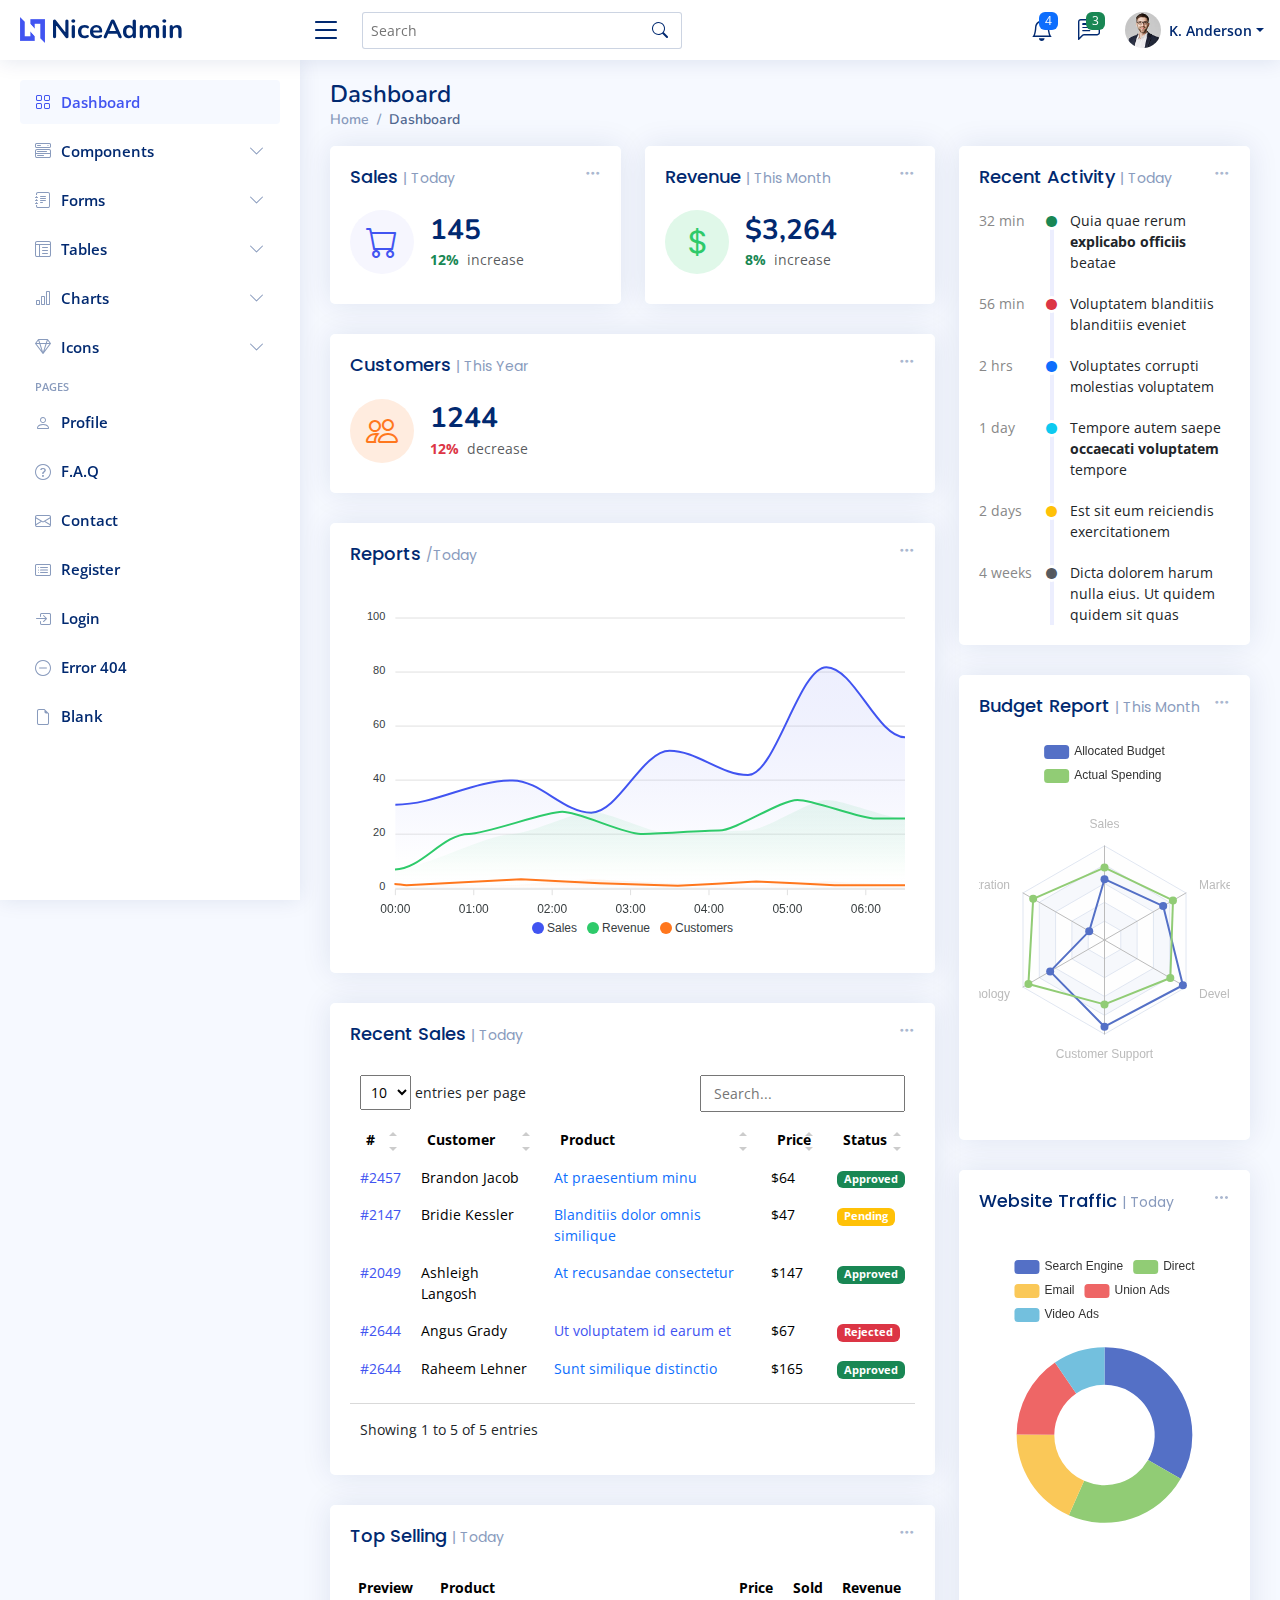
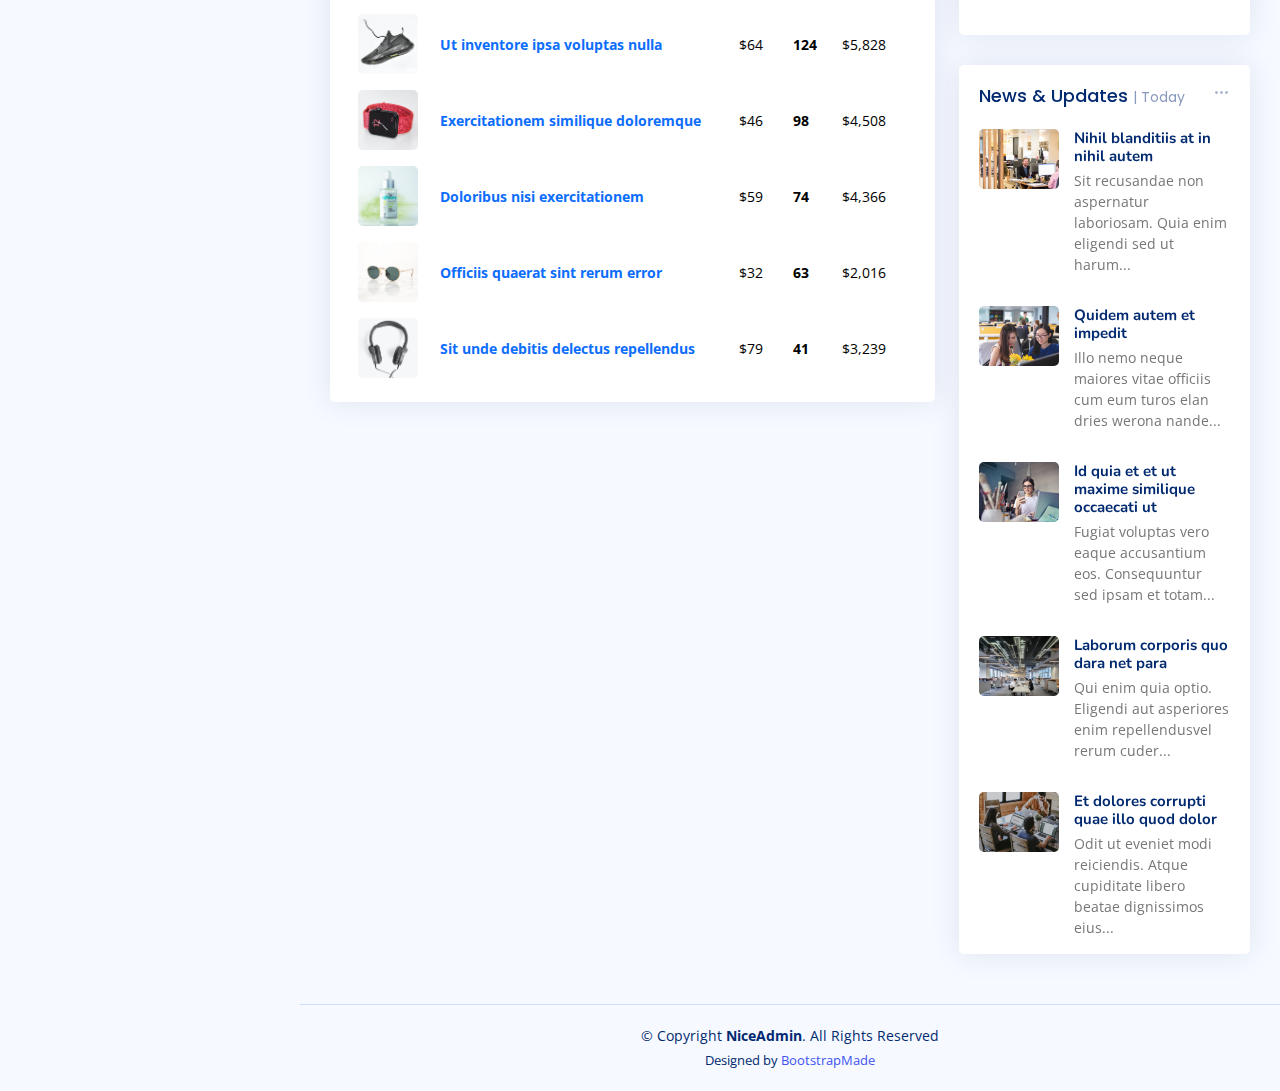
<file: ChoosenCareHome/wwwroot/NiceAdmin/index.html>
<!DOCTYPE html>
<html lang="en">

<head>
  <meta charset="utf-8">
  <meta content="width=device-width, initial-scale=1.0" name="viewport">

  <title>Dashboard - NiceAdmin Bootstrap Template</title>
  <meta content="" name="description">
  <meta content="" name="keywords">

  <!-- Favicons -->
  <link href="assets/img/favicon.png" rel="icon">
  <link href="assets/img/apple-touch-icon.png" rel="apple-touch-icon">

  <!-- Google Fonts -->
  <link href="https://fonts.gstatic.com" rel="preconnect">
  <link href="https://fonts.googleapis.com/css?family=Open+Sans:300,300i,400,400i,600,600i,700,700i|Nunito:300,300i,400,400i,600,600i,700,700i|Poppins:300,300i,400,400i,500,500i,600,600i,700,700i" rel="stylesheet">

  <!-- Vendor CSS Files -->
  <link href="assets/vendor/bootstrap/css/bootstrap.min.css" rel="stylesheet">
  <link href="assets/vendor/bootstrap-icons/bootstrap-icons.css" rel="stylesheet">
  <link href="assets/vendor/boxicons/css/boxicons.min.css" rel="stylesheet">
  <link href="assets/vendor/quill/quill.snow.css" rel="stylesheet">
  <link href="assets/vendor/quill/quill.bubble.css" rel="stylesheet">
  <link href="assets/vendor/remixicon/remixicon.css" rel="stylesheet">
  <link href="assets/vendor/simple-datatables/style.css" rel="stylesheet">

  <!-- Template Main CSS File -->
  <link href="assets/css/style.css" rel="stylesheet">

  <!-- =======================================================
  * Template Name: NiceAdmin
  * Updated: Jan 29 2024 with Bootstrap v5.3.2
  * Template URL: https://bootstrapmade.com/nice-admin-bootstrap-admin-html-template/
  * Author: BootstrapMade.com
  * License: https://bootstrapmade.com/license/
  ======================================================== -->
</head>

<body>

  <!-- ======= Header ======= -->
  <header id="header" class="header fixed-top d-flex align-items-center">

    <div class="d-flex align-items-center justify-content-between">
      <a href="index.html" class="logo d-flex align-items-center">
        <img src="assets/img/logo.png" alt="">
        <span class="d-none d-lg-block">NiceAdmin</span>
      </a>
      <i class="bi bi-list toggle-sidebar-btn"></i>
    </div><!-- End Logo -->

    <div class="search-bar">
      <form class="search-form d-flex align-items-center" method="POST" action="#">
        <input type="text" name="query" placeholder="Search" title="Enter search keyword">
        <button type="submit" title="Search"><i class="bi bi-search"></i></button>
      </form>
    </div><!-- End Search Bar -->

    <nav class="header-nav ms-auto">
      <ul class="d-flex align-items-center">

        <li class="nav-item d-block d-lg-none">
          <a class="nav-link nav-icon search-bar-toggle " href="#">
            <i class="bi bi-search"></i>
          </a>
        </li><!-- End Search Icon-->

        <li class="nav-item dropdown">

          <a class="nav-link nav-icon" href="#" data-bs-toggle="dropdown">
            <i class="bi bi-bell"></i>
            <span class="badge bg-primary badge-number">4</span>
          </a><!-- End Notification Icon -->

          <ul class="dropdown-menu dropdown-menu-end dropdown-menu-arrow notifications">
            <li class="dropdown-header">
              You have 4 new notifications
              <a href="#"><span class="badge rounded-pill bg-primary p-2 ms-2">View all</span></a>
            </li>
            <li>
              <hr class="dropdown-divider">
            </li>

            <li class="notification-item">
              <i class="bi bi-exclamation-circle text-warning"></i>
              <div>
                <h4>Lorem Ipsum</h4>
                <p>Quae dolorem earum veritatis oditseno</p>
                <p>30 min. ago</p>
              </div>
            </li>

            <li>
              <hr class="dropdown-divider">
            </li>

            <li class="notification-item">
              <i class="bi bi-x-circle text-danger"></i>
              <div>
                <h4>Atque rerum nesciunt</h4>
                <p>Quae dolorem earum veritatis oditseno</p>
                <p>1 hr. ago</p>
              </div>
            </li>

            <li>
              <hr class="dropdown-divider">
            </li>

            <li class="notification-item">
              <i class="bi bi-check-circle text-success"></i>
              <div>
                <h4>Sit rerum fuga</h4>
                <p>Quae dolorem earum veritatis oditseno</p>
                <p>2 hrs. ago</p>
              </div>
            </li>

            <li>
              <hr class="dropdown-divider">
            </li>

            <li class="notification-item">
              <i class="bi bi-info-circle text-primary"></i>
              <div>
                <h4>Dicta reprehenderit</h4>
                <p>Quae dolorem earum veritatis oditseno</p>
                <p>4 hrs. ago</p>
              </div>
            </li>

            <li>
              <hr class="dropdown-divider">
            </li>
            <li class="dropdown-footer">
              <a href="#">Show all notifications</a>
            </li>

          </ul><!-- End Notification Dropdown Items -->

        </li><!-- End Notification Nav -->

        <li class="nav-item dropdown">

          <a class="nav-link nav-icon" href="#" data-bs-toggle="dropdown">
            <i class="bi bi-chat-left-text"></i>
            <span class="badge bg-success badge-number">3</span>
          </a><!-- End Messages Icon -->

          <ul class="dropdown-menu dropdown-menu-end dropdown-menu-arrow messages">
            <li class="dropdown-header">
              You have 3 new messages
              <a href="#"><span class="badge rounded-pill bg-primary p-2 ms-2">View all</span></a>
            </li>
            <li>
              <hr class="dropdown-divider">
            </li>

            <li class="message-item">
              <a href="#">
                <img src="assets/img/messages-1.jpg" alt="" class="rounded-circle">
                <div>
                  <h4>Maria Hudson</h4>
                  <p>Velit asperiores et ducimus soluta repudiandae labore officia est ut...</p>
                  <p>4 hrs. ago</p>
                </div>
              </a>
            </li>
            <li>
              <hr class="dropdown-divider">
            </li>

            <li class="message-item">
              <a href="#">
                <img src="assets/img/messages-2.jpg" alt="" class="rounded-circle">
                <div>
                  <h4>Anna Nelson</h4>
                  <p>Velit asperiores et ducimus soluta repudiandae labore officia est ut...</p>
                  <p>6 hrs. ago</p>
                </div>
              </a>
            </li>
            <li>
              <hr class="dropdown-divider">
            </li>

            <li class="message-item">
              <a href="#">
                <img src="assets/img/messages-3.jpg" alt="" class="rounded-circle">
                <div>
                  <h4>David Muldon</h4>
                  <p>Velit asperiores et ducimus soluta repudiandae labore officia est ut...</p>
                  <p>8 hrs. ago</p>
                </div>
              </a>
            </li>
            <li>
              <hr class="dropdown-divider">
            </li>

            <li class="dropdown-footer">
              <a href="#">Show all messages</a>
            </li>

          </ul><!-- End Messages Dropdown Items -->

        </li><!-- End Messages Nav -->

        <li class="nav-item dropdown pe-3">

          <a class="nav-link nav-profile d-flex align-items-center pe-0" href="#" data-bs-toggle="dropdown">
            <img src="assets/img/profile-img.jpg" alt="Profile" class="rounded-circle">
            <span class="d-none d-md-block dropdown-toggle ps-2">K. Anderson</span>
          </a><!-- End Profile Iamge Icon -->

          <ul class="dropdown-menu dropdown-menu-end dropdown-menu-arrow profile">
            <li class="dropdown-header">
              <h6>Kevin Anderson</h6>
              <span>Web Designer</span>
            </li>
            <li>
              <hr class="dropdown-divider">
            </li>

            <li>
              <a class="dropdown-item d-flex align-items-center" href="users-profile.html">
                <i class="bi bi-person"></i>
                <span>My Profile</span>
              </a>
            </li>
            <li>
              <hr class="dropdown-divider">
            </li>

            <li>
              <a class="dropdown-item d-flex align-items-center" href="users-profile.html">
                <i class="bi bi-gear"></i>
                <span>Account Settings</span>
              </a>
            </li>
            <li>
              <hr class="dropdown-divider">
            </li>

            <li>
              <a class="dropdown-item d-flex align-items-center" href="pages-faq.html">
                <i class="bi bi-question-circle"></i>
                <span>Need Help?</span>
              </a>
            </li>
            <li>
              <hr class="dropdown-divider">
            </li>

            <li>
              <a class="dropdown-item d-flex align-items-center" href="#">
                <i class="bi bi-box-arrow-right"></i>
                <span>Sign Out</span>
              </a>
            </li>

          </ul><!-- End Profile Dropdown Items -->
        </li><!-- End Profile Nav -->

      </ul>
    </nav><!-- End Icons Navigation -->

  </header><!-- End Header -->

  <!-- ======= Sidebar ======= -->
  <aside id="sidebar" class="sidebar">

    <ul class="sidebar-nav" id="sidebar-nav">

      <li class="nav-item">
        <a class="nav-link " href="index.html">
          <i class="bi bi-grid"></i>
          <span>Dashboard</span>
        </a>
      </li><!-- End Dashboard Nav -->

      <li class="nav-item">
        <a class="nav-link collapsed" data-bs-target="#components-nav" data-bs-toggle="collapse" href="#">
          <i class="bi bi-menu-button-wide"></i><span>Components</span><i class="bi bi-chevron-down ms-auto"></i>
        </a>
        <ul id="components-nav" class="nav-content collapse " data-bs-parent="#sidebar-nav">
          <li>
            <a href="components-alerts.html">
              <i class="bi bi-circle"></i><span>Alerts</span>
            </a>
          </li>
          <li>
            <a href="components-accordion.html">
              <i class="bi bi-circle"></i><span>Accordion</span>
            </a>
          </li>
          <li>
            <a href="components-badges.html">
              <i class="bi bi-circle"></i><span>Badges</span>
            </a>
          </li>
          <li>
            <a href="components-breadcrumbs.html">
              <i class="bi bi-circle"></i><span>Breadcrumbs</span>
            </a>
          </li>
          <li>
            <a href="components-buttons.html">
              <i class="bi bi-circle"></i><span>Buttons</span>
            </a>
          </li>
          <li>
            <a href="components-cards.html">
              <i class="bi bi-circle"></i><span>Cards</span>
            </a>
          </li>
          <li>
            <a href="components-carousel.html">
              <i class="bi bi-circle"></i><span>Carousel</span>
            </a>
          </li>
          <li>
            <a href="components-list-group.html">
              <i class="bi bi-circle"></i><span>List group</span>
            </a>
          </li>
          <li>
            <a href="components-modal.html">
              <i class="bi bi-circle"></i><span>Modal</span>
            </a>
          </li>
          <li>
            <a href="components-tabs.html">
              <i class="bi bi-circle"></i><span>Tabs</span>
            </a>
          </li>
          <li>
            <a href="components-pagination.html">
              <i class="bi bi-circle"></i><span>Pagination</span>
            </a>
          </li>
          <li>
            <a href="components-progress.html">
              <i class="bi bi-circle"></i><span>Progress</span>
            </a>
          </li>
          <li>
            <a href="components-spinners.html">
              <i class="bi bi-circle"></i><span>Spinners</span>
            </a>
          </li>
          <li>
            <a href="components-tooltips.html">
              <i class="bi bi-circle"></i><span>Tooltips</span>
            </a>
          </li>
        </ul>
      </li><!-- End Components Nav -->

      <li class="nav-item">
        <a class="nav-link collapsed" data-bs-target="#forms-nav" data-bs-toggle="collapse" href="#">
          <i class="bi bi-journal-text"></i><span>Forms</span><i class="bi bi-chevron-down ms-auto"></i>
        </a>
        <ul id="forms-nav" class="nav-content collapse " data-bs-parent="#sidebar-nav">
          <li>
            <a href="forms-elements.html">
              <i class="bi bi-circle"></i><span>Form Elements</span>
            </a>
          </li>
          <li>
            <a href="forms-layouts.html">
              <i class="bi bi-circle"></i><span>Form Layouts</span>
            </a>
          </li>
          <li>
            <a href="forms-editors.html">
              <i class="bi bi-circle"></i><span>Form Editors</span>
            </a>
          </li>
          <li>
            <a href="forms-validation.html">
              <i class="bi bi-circle"></i><span>Form Validation</span>
            </a>
          </li>
        </ul>
      </li><!-- End Forms Nav -->

      <li class="nav-item">
        <a class="nav-link collapsed" data-bs-target="#tables-nav" data-bs-toggle="collapse" href="#">
          <i class="bi bi-layout-text-window-reverse"></i><span>Tables</span><i class="bi bi-chevron-down ms-auto"></i>
        </a>
        <ul id="tables-nav" class="nav-content collapse " data-bs-parent="#sidebar-nav">
          <li>
            <a href="tables-general.html">
              <i class="bi bi-circle"></i><span>General Tables</span>
            </a>
          </li>
          <li>
            <a href="tables-data.html">
              <i class="bi bi-circle"></i><span>Data Tables</span>
            </a>
          </li>
        </ul>
      </li><!-- End Tables Nav -->

      <li class="nav-item">
        <a class="nav-link collapsed" data-bs-target="#charts-nav" data-bs-toggle="collapse" href="#">
          <i class="bi bi-bar-chart"></i><span>Charts</span><i class="bi bi-chevron-down ms-auto"></i>
        </a>
        <ul id="charts-nav" class="nav-content collapse " data-bs-parent="#sidebar-nav">
          <li>
            <a href="charts-chartjs.html">
              <i class="bi bi-circle"></i><span>Chart.js</span>
            </a>
          </li>
          <li>
            <a href="charts-apexcharts.html">
              <i class="bi bi-circle"></i><span>ApexCharts</span>
            </a>
          </li>
          <li>
            <a href="charts-echarts.html">
              <i class="bi bi-circle"></i><span>ECharts</span>
            </a>
          </li>
        </ul>
      </li><!-- End Charts Nav -->

      <li class="nav-item">
        <a class="nav-link collapsed" data-bs-target="#icons-nav" data-bs-toggle="collapse" href="#">
          <i class="bi bi-gem"></i><span>Icons</span><i class="bi bi-chevron-down ms-auto"></i>
        </a>
        <ul id="icons-nav" class="nav-content collapse " data-bs-parent="#sidebar-nav">
          <li>
            <a href="icons-bootstrap.html">
              <i class="bi bi-circle"></i><span>Bootstrap Icons</span>
            </a>
          </li>
          <li>
            <a href="icons-remix.html">
              <i class="bi bi-circle"></i><span>Remix Icons</span>
            </a>
          </li>
          <li>
            <a href="icons-boxicons.html">
              <i class="bi bi-circle"></i><span>Boxicons</span>
            </a>
          </li>
        </ul>
      </li><!-- End Icons Nav -->

      <li class="nav-heading">Pages</li>

      <li class="nav-item">
        <a class="nav-link collapsed" href="users-profile.html">
          <i class="bi bi-person"></i>
          <span>Profile</span>
        </a>
      </li><!-- End Profile Page Nav -->

      <li class="nav-item">
        <a class="nav-link collapsed" href="pages-faq.html">
          <i class="bi bi-question-circle"></i>
          <span>F.A.Q</span>
        </a>
      </li><!-- End F.A.Q Page Nav -->

      <li class="nav-item">
        <a class="nav-link collapsed" href="pages-contact.html">
          <i class="bi bi-envelope"></i>
          <span>Contact</span>
        </a>
      </li><!-- End Contact Page Nav -->

      <li class="nav-item">
        <a class="nav-link collapsed" href="pages-register.html">
          <i class="bi bi-card-list"></i>
          <span>Register</span>
        </a>
      </li><!-- End Register Page Nav -->

      <li class="nav-item">
        <a class="nav-link collapsed" href="pages-login.html">
          <i class="bi bi-box-arrow-in-right"></i>
          <span>Login</span>
        </a>
      </li><!-- End Login Page Nav -->

      <li class="nav-item">
        <a class="nav-link collapsed" href="pages-error-404.html">
          <i class="bi bi-dash-circle"></i>
          <span>Error 404</span>
        </a>
      </li><!-- End Error 404 Page Nav -->

      <li class="nav-item">
        <a class="nav-link collapsed" href="pages-blank.html">
          <i class="bi bi-file-earmark"></i>
          <span>Blank</span>
        </a>
      </li><!-- End Blank Page Nav -->

    </ul>

  </aside><!-- End Sidebar-->

  <main id="main" class="main">

    <div class="pagetitle">
      <h1>Dashboard</h1>
      <nav>
        <ol class="breadcrumb">
          <li class="breadcrumb-item"><a href="index.html">Home</a></li>
          <li class="breadcrumb-item active">Dashboard</li>
        </ol>
      </nav>
    </div><!-- End Page Title -->

    <section class="section dashboard">
      <div class="row">

        <!-- Left side columns -->
        <div class="col-lg-8">
          <div class="row">

            <!-- Sales Card -->
            <div class="col-xxl-4 col-md-6">
              <div class="card info-card sales-card">

                <div class="filter">
                  <a class="icon" href="#" data-bs-toggle="dropdown"><i class="bi bi-three-dots"></i></a>
                  <ul class="dropdown-menu dropdown-menu-end dropdown-menu-arrow">
                    <li class="dropdown-header text-start">
                      <h6>Filter</h6>
                    </li>

                    <li><a class="dropdown-item" href="#">Today</a></li>
                    <li><a class="dropdown-item" href="#">This Month</a></li>
                    <li><a class="dropdown-item" href="#">This Year</a></li>
                  </ul>
                </div>

                <div class="card-body">
                  <h5 class="card-title">Sales <span>| Today</span></h5>

                  <div class="d-flex align-items-center">
                    <div class="card-icon rounded-circle d-flex align-items-center justify-content-center">
                      <i class="bi bi-cart"></i>
                    </div>
                    <div class="ps-3">
                      <h6>145</h6>
                      <span class="text-success small pt-1 fw-bold">12%</span> <span class="text-muted small pt-2 ps-1">increase</span>

                    </div>
                  </div>
                </div>

              </div>
            </div><!-- End Sales Card -->

            <!-- Revenue Card -->
            <div class="col-xxl-4 col-md-6">
              <div class="card info-card revenue-card">

                <div class="filter">
                  <a class="icon" href="#" data-bs-toggle="dropdown"><i class="bi bi-three-dots"></i></a>
                  <ul class="dropdown-menu dropdown-menu-end dropdown-menu-arrow">
                    <li class="dropdown-header text-start">
                      <h6>Filter</h6>
                    </li>

                    <li><a class="dropdown-item" href="#">Today</a></li>
                    <li><a class="dropdown-item" href="#">This Month</a></li>
                    <li><a class="dropdown-item" href="#">This Year</a></li>
                  </ul>
                </div>

                <div class="card-body">
                  <h5 class="card-title">Revenue <span>| This Month</span></h5>

                  <div class="d-flex align-items-center">
                    <div class="card-icon rounded-circle d-flex align-items-center justify-content-center">
                      <i class="bi bi-currency-dollar"></i>
                    </div>
                    <div class="ps-3">
                      <h6>$3,264</h6>
                      <span class="text-success small pt-1 fw-bold">8%</span> <span class="text-muted small pt-2 ps-1">increase</span>

                    </div>
                  </div>
                </div>

              </div>
            </div><!-- End Revenue Card -->

            <!-- Customers Card -->
            <div class="col-xxl-4 col-xl-12">

              <div class="card info-card customers-card">

                <div class="filter">
                  <a class="icon" href="#" data-bs-toggle="dropdown"><i class="bi bi-three-dots"></i></a>
                  <ul class="dropdown-menu dropdown-menu-end dropdown-menu-arrow">
                    <li class="dropdown-header text-start">
                      <h6>Filter</h6>
                    </li>

                    <li><a class="dropdown-item" href="#">Today</a></li>
                    <li><a class="dropdown-item" href="#">This Month</a></li>
                    <li><a class="dropdown-item" href="#">This Year</a></li>
                  </ul>
                </div>

                <div class="card-body">
                  <h5 class="card-title">Customers <span>| This Year</span></h5>

                  <div class="d-flex align-items-center">
                    <div class="card-icon rounded-circle d-flex align-items-center justify-content-center">
                      <i class="bi bi-people"></i>
                    </div>
                    <div class="ps-3">
                      <h6>1244</h6>
                      <span class="text-danger small pt-1 fw-bold">12%</span> <span class="text-muted small pt-2 ps-1">decrease</span>

                    </div>
                  </div>

                </div>
              </div>

            </div><!-- End Customers Card -->

            <!-- Reports -->
            <div class="col-12">
              <div class="card">

                <div class="filter">
                  <a class="icon" href="#" data-bs-toggle="dropdown"><i class="bi bi-three-dots"></i></a>
                  <ul class="dropdown-menu dropdown-menu-end dropdown-menu-arrow">
                    <li class="dropdown-header text-start">
                      <h6>Filter</h6>
                    </li>

                    <li><a class="dropdown-item" href="#">Today</a></li>
                    <li><a class="dropdown-item" href="#">This Month</a></li>
                    <li><a class="dropdown-item" href="#">This Year</a></li>
                  </ul>
                </div>

                <div class="card-body">
                  <h5 class="card-title">Reports <span>/Today</span></h5>

                  <!-- Line Chart -->
                  <div id="reportsChart"></div>

                  <script>
                    document.addEventListener("DOMContentLoaded", () => {
                      new ApexCharts(document.querySelector("#reportsChart"), {
                        series: [{
                          name: 'Sales',
                          data: [31, 40, 28, 51, 42, 82, 56],
                        }, {
                          name: 'Revenue',
                          data: [11, 32, 45, 32, 34, 52, 41]
                        }, {
                          name: 'Customers',
                          data: [15, 11, 32, 18, 9, 24, 11]
                        }],
                        chart: {
                          height: 350,
                          type: 'area',
                          toolbar: {
                            show: false
                          },
                        },
                        markers: {
                          size: 4
                        },
                        colors: ['#4154f1', '#2eca6a', '#ff771d'],
                        fill: {
                          type: "gradient",
                          gradient: {
                            shadeIntensity: 1,
                            opacityFrom: 0.3,
                            opacityTo: 0.4,
                            stops: [0, 90, 100]
                          }
                        },
                        dataLabels: {
                          enabled: false
                        },
                        stroke: {
                          curve: 'smooth',
                          width: 2
                        },
                        xaxis: {
                          type: 'datetime',
                          categories: ["2018-09-19T00:00:00.000Z", "2018-09-19T01:30:00.000Z", "2018-09-19T02:30:00.000Z", "2018-09-19T03:30:00.000Z", "2018-09-19T04:30:00.000Z", "2018-09-19T05:30:00.000Z", "2018-09-19T06:30:00.000Z"]
                        },
                        tooltip: {
                          x: {
                            format: 'dd/MM/yy HH:mm'
                          },
                        }
                      }).render();
                    });
                  </script>
                  <!-- End Line Chart -->

                </div>

              </div>
            </div><!-- End Reports -->

            <!-- Recent Sales -->
            <div class="col-12">
              <div class="card recent-sales overflow-auto">

                <div class="filter">
                  <a class="icon" href="#" data-bs-toggle="dropdown"><i class="bi bi-three-dots"></i></a>
                  <ul class="dropdown-menu dropdown-menu-end dropdown-menu-arrow">
                    <li class="dropdown-header text-start">
                      <h6>Filter</h6>
                    </li>

                    <li><a class="dropdown-item" href="#">Today</a></li>
                    <li><a class="dropdown-item" href="#">This Month</a></li>
                    <li><a class="dropdown-item" href="#">This Year</a></li>
                  </ul>
                </div>

                <div class="card-body">
                  <h5 class="card-title">Recent Sales <span>| Today</span></h5>

                  <table class="table table-borderless datatable">
                    <thead>
                      <tr>
                        <th scope="col">#</th>
                        <th scope="col">Customer</th>
                        <th scope="col">Product</th>
                        <th scope="col">Price</th>
                        <th scope="col">Status</th>
                      </tr>
                    </thead>
                    <tbody>
                      <tr>
                        <th scope="row"><a href="#">#2457</a></th>
                        <td>Brandon Jacob</td>
                        <td><a href="#" class="text-primary">At praesentium minu</a></td>
                        <td>$64</td>
                        <td><span class="badge bg-success">Approved</span></td>
                      </tr>
                      <tr>
                        <th scope="row"><a href="#">#2147</a></th>
                        <td>Bridie Kessler</td>
                        <td><a href="#" class="text-primary">Blanditiis dolor omnis similique</a></td>
                        <td>$47</td>
                        <td><span class="badge bg-warning">Pending</span></td>
                      </tr>
                      <tr>
                        <th scope="row"><a href="#">#2049</a></th>
                        <td>Ashleigh Langosh</td>
                        <td><a href="#" class="text-primary">At recusandae consectetur</a></td>
                        <td>$147</td>
                        <td><span class="badge bg-success">Approved</span></td>
                      </tr>
                      <tr>
                        <th scope="row"><a href="#">#2644</a></th>
                        <td>Angus Grady</td>
                        <td><a href="#" class="text-primar">Ut voluptatem id earum et</a></td>
                        <td>$67</td>
                        <td><span class="badge bg-danger">Rejected</span></td>
                      </tr>
                      <tr>
                        <th scope="row"><a href="#">#2644</a></th>
                        <td>Raheem Lehner</td>
                        <td><a href="#" class="text-primary">Sunt similique distinctio</a></td>
                        <td>$165</td>
                        <td><span class="badge bg-success">Approved</span></td>
                      </tr>
                    </tbody>
                  </table>

                </div>

              </div>
            </div><!-- End Recent Sales -->

            <!-- Top Selling -->
            <div class="col-12">
              <div class="card top-selling overflow-auto">

                <div class="filter">
                  <a class="icon" href="#" data-bs-toggle="dropdown"><i class="bi bi-three-dots"></i></a>
                  <ul class="dropdown-menu dropdown-menu-end dropdown-menu-arrow">
                    <li class="dropdown-header text-start">
                      <h6>Filter</h6>
                    </li>

                    <li><a class="dropdown-item" href="#">Today</a></li>
                    <li><a class="dropdown-item" href="#">This Month</a></li>
                    <li><a class="dropdown-item" href="#">This Year</a></li>
                  </ul>
                </div>

                <div class="card-body pb-0">
                  <h5 class="card-title">Top Selling <span>| Today</span></h5>

                  <table class="table table-borderless">
                    <thead>
                      <tr>
                        <th scope="col">Preview</th>
                        <th scope="col">Product</th>
                        <th scope="col">Price</th>
                        <th scope="col">Sold</th>
                        <th scope="col">Revenue</th>
                      </tr>
                    </thead>
                    <tbody>
                      <tr>
                        <th scope="row"><a href="#"><img src="assets/img/product-1.jpg" alt=""></a></th>
                        <td><a href="#" class="text-primary fw-bold">Ut inventore ipsa voluptas nulla</a></td>
                        <td>$64</td>
                        <td class="fw-bold">124</td>
                        <td>$5,828</td>
                      </tr>
                      <tr>
                        <th scope="row"><a href="#"><img src="assets/img/product-2.jpg" alt=""></a></th>
                        <td><a href="#" class="text-primary fw-bold">Exercitationem similique doloremque</a></td>
                        <td>$46</td>
                        <td class="fw-bold">98</td>
                        <td>$4,508</td>
                      </tr>
                      <tr>
                        <th scope="row"><a href="#"><img src="assets/img/product-3.jpg" alt=""></a></th>
                        <td><a href="#" class="text-primary fw-bold">Doloribus nisi exercitationem</a></td>
                        <td>$59</td>
                        <td class="fw-bold">74</td>
                        <td>$4,366</td>
                      </tr>
                      <tr>
                        <th scope="row"><a href="#"><img src="assets/img/product-4.jpg" alt=""></a></th>
                        <td><a href="#" class="text-primary fw-bold">Officiis quaerat sint rerum error</a></td>
                        <td>$32</td>
                        <td class="fw-bold">63</td>
                        <td>$2,016</td>
                      </tr>
                      <tr>
                        <th scope="row"><a href="#"><img src="assets/img/product-5.jpg" alt=""></a></th>
                        <td><a href="#" class="text-primary fw-bold">Sit unde debitis delectus repellendus</a></td>
                        <td>$79</td>
                        <td class="fw-bold">41</td>
                        <td>$3,239</td>
                      </tr>
                    </tbody>
                  </table>

                </div>

              </div>
            </div><!-- End Top Selling -->

          </div>
        </div><!-- End Left side columns -->

        <!-- Right side columns -->
        <div class="col-lg-4">

          <!-- Recent Activity -->
          <div class="card">
            <div class="filter">
              <a class="icon" href="#" data-bs-toggle="dropdown"><i class="bi bi-three-dots"></i></a>
              <ul class="dropdown-menu dropdown-menu-end dropdown-menu-arrow">
                <li class="dropdown-header text-start">
                  <h6>Filter</h6>
                </li>

                <li><a class="dropdown-item" href="#">Today</a></li>
                <li><a class="dropdown-item" href="#">This Month</a></li>
                <li><a class="dropdown-item" href="#">This Year</a></li>
              </ul>
            </div>

            <div class="card-body">
              <h5 class="card-title">Recent Activity <span>| Today</span></h5>

              <div class="activity">

                <div class="activity-item d-flex">
                  <div class="activite-label">32 min</div>
                  <i class='bi bi-circle-fill activity-badge text-success align-self-start'></i>
                  <div class="activity-content">
                    Quia quae rerum <a href="#" class="fw-bold text-dark">explicabo officiis</a> beatae
                  </div>
                </div><!-- End activity item-->

                <div class="activity-item d-flex">
                  <div class="activite-label">56 min</div>
                  <i class='bi bi-circle-fill activity-badge text-danger align-self-start'></i>
                  <div class="activity-content">
                    Voluptatem blanditiis blanditiis eveniet
                  </div>
                </div><!-- End activity item-->

                <div class="activity-item d-flex">
                  <div class="activite-label">2 hrs</div>
                  <i class='bi bi-circle-fill activity-badge text-primary align-self-start'></i>
                  <div class="activity-content">
                    Voluptates corrupti molestias voluptatem
                  </div>
                </div><!-- End activity item-->

                <div class="activity-item d-flex">
                  <div class="activite-label">1 day</div>
                  <i class='bi bi-circle-fill activity-badge text-info align-self-start'></i>
                  <div class="activity-content">
                    Tempore autem saepe <a href="#" class="fw-bold text-dark">occaecati voluptatem</a> tempore
                  </div>
                </div><!-- End activity item-->

                <div class="activity-item d-flex">
                  <div class="activite-label">2 days</div>
                  <i class='bi bi-circle-fill activity-badge text-warning align-self-start'></i>
                  <div class="activity-content">
                    Est sit eum reiciendis exercitationem
                  </div>
                </div><!-- End activity item-->

                <div class="activity-item d-flex">
                  <div class="activite-label">4 weeks</div>
                  <i class='bi bi-circle-fill activity-badge text-muted align-self-start'></i>
                  <div class="activity-content">
                    Dicta dolorem harum nulla eius. Ut quidem quidem sit quas
                  </div>
                </div><!-- End activity item-->

              </div>

            </div>
          </div><!-- End Recent Activity -->

          <!-- Budget Report -->
          <div class="card">
            <div class="filter">
              <a class="icon" href="#" data-bs-toggle="dropdown"><i class="bi bi-three-dots"></i></a>
              <ul class="dropdown-menu dropdown-menu-end dropdown-menu-arrow">
                <li class="dropdown-header text-start">
                  <h6>Filter</h6>
                </li>

                <li><a class="dropdown-item" href="#">Today</a></li>
                <li><a class="dropdown-item" href="#">This Month</a></li>
                <li><a class="dropdown-item" href="#">This Year</a></li>
              </ul>
            </div>

            <div class="card-body pb-0">
              <h5 class="card-title">Budget Report <span>| This Month</span></h5>

              <div id="budgetChart" style="min-height: 400px;" class="echart"></div>

              <script>
                document.addEventListener("DOMContentLoaded", () => {
                  var budgetChart = echarts.init(document.querySelector("#budgetChart")).setOption({
                    legend: {
                      data: ['Allocated Budget', 'Actual Spending']
                    },
                    radar: {
                      // shape: 'circle',
                      indicator: [{
                          name: 'Sales',
                          max: 6500
                        },
                        {
                          name: 'Administration',
                          max: 16000
                        },
                        {
                          name: 'Information Technology',
                          max: 30000
                        },
                        {
                          name: 'Customer Support',
                          max: 38000
                        },
                        {
                          name: 'Development',
                          max: 52000
                        },
                        {
                          name: 'Marketing',
                          max: 25000
                        }
                      ]
                    },
                    series: [{
                      name: 'Budget vs spending',
                      type: 'radar',
                      data: [{
                          value: [4200, 3000, 20000, 35000, 50000, 18000],
                          name: 'Allocated Budget'
                        },
                        {
                          value: [5000, 14000, 28000, 26000, 42000, 21000],
                          name: 'Actual Spending'
                        }
                      ]
                    }]
                  });
                });
              </script>

            </div>
          </div><!-- End Budget Report -->

          <!-- Website Traffic -->
          <div class="card">
            <div class="filter">
              <a class="icon" href="#" data-bs-toggle="dropdown"><i class="bi bi-three-dots"></i></a>
              <ul class="dropdown-menu dropdown-menu-end dropdown-menu-arrow">
                <li class="dropdown-header text-start">
                  <h6>Filter</h6>
                </li>

                <li><a class="dropdown-item" href="#">Today</a></li>
                <li><a class="dropdown-item" href="#">This Month</a></li>
                <li><a class="dropdown-item" href="#">This Year</a></li>
              </ul>
            </div>

            <div class="card-body pb-0">
              <h5 class="card-title">Website Traffic <span>| Today</span></h5>

              <div id="trafficChart" style="min-height: 400px;" class="echart"></div>

              <script>
                document.addEventListener("DOMContentLoaded", () => {
                  echarts.init(document.querySelector("#trafficChart")).setOption({
                    tooltip: {
                      trigger: 'item'
                    },
                    legend: {
                      top: '5%',
                      left: 'center'
                    },
                    series: [{
                      name: 'Access From',
                      type: 'pie',
                      radius: ['40%', '70%'],
                      avoidLabelOverlap: false,
                      label: {
                        show: false,
                        position: 'center'
                      },
                      emphasis: {
                        label: {
                          show: true,
                          fontSize: '18',
                          fontWeight: 'bold'
                        }
                      },
                      labelLine: {
                        show: false
                      },
                      data: [{
                          value: 1048,
                          name: 'Search Engine'
                        },
                        {
                          value: 735,
                          name: 'Direct'
                        },
                        {
                          value: 580,
                          name: 'Email'
                        },
                        {
                          value: 484,
                          name: 'Union Ads'
                        },
                        {
                          value: 300,
                          name: 'Video Ads'
                        }
                      ]
                    }]
                  });
                });
              </script>

            </div>
          </div><!-- End Website Traffic -->

          <!-- News & Updates Traffic -->
          <div class="card">
            <div class="filter">
              <a class="icon" href="#" data-bs-toggle="dropdown"><i class="bi bi-three-dots"></i></a>
              <ul class="dropdown-menu dropdown-menu-end dropdown-menu-arrow">
                <li class="dropdown-header text-start">
                  <h6>Filter</h6>
                </li>

                <li><a class="dropdown-item" href="#">Today</a></li>
                <li><a class="dropdown-item" href="#">This Month</a></li>
                <li><a class="dropdown-item" href="#">This Year</a></li>
              </ul>
            </div>

            <div class="card-body pb-0">
              <h5 class="card-title">News &amp; Updates <span>| Today</span></h5>

              <div class="news">
                <div class="post-item clearfix">
                  <img src="assets/img/news-1.jpg" alt="">
                  <h4><a href="#">Nihil blanditiis at in nihil autem</a></h4>
                  <p>Sit recusandae non aspernatur laboriosam. Quia enim eligendi sed ut harum...</p>
                </div>

                <div class="post-item clearfix">
                  <img src="assets/img/news-2.jpg" alt="">
                  <h4><a href="#">Quidem autem et impedit</a></h4>
                  <p>Illo nemo neque maiores vitae officiis cum eum turos elan dries werona nande...</p>
                </div>

                <div class="post-item clearfix">
                  <img src="assets/img/news-3.jpg" alt="">
                  <h4><a href="#">Id quia et et ut maxime similique occaecati ut</a></h4>
                  <p>Fugiat voluptas vero eaque accusantium eos. Consequuntur sed ipsam et totam...</p>
                </div>

                <div class="post-item clearfix">
                  <img src="assets/img/news-4.jpg" alt="">
                  <h4><a href="#">Laborum corporis quo dara net para</a></h4>
                  <p>Qui enim quia optio. Eligendi aut asperiores enim repellendusvel rerum cuder...</p>
                </div>

                <div class="post-item clearfix">
                  <img src="assets/img/news-5.jpg" alt="">
                  <h4><a href="#">Et dolores corrupti quae illo quod dolor</a></h4>
                  <p>Odit ut eveniet modi reiciendis. Atque cupiditate libero beatae dignissimos eius...</p>
                </div>

              </div><!-- End sidebar recent posts-->

            </div>
          </div><!-- End News & Updates -->

        </div><!-- End Right side columns -->

      </div>
    </section>

  </main><!-- End #main -->

  <!-- ======= Footer ======= -->
  <footer id="footer" class="footer">
    <div class="copyright">
      &copy; Copyright <strong><span>NiceAdmin</span></strong>. All Rights Reserved
    </div>
    <div class="credits">
      <!-- All the links in the footer should remain intact. -->
      <!-- You can delete the links only if you purchased the pro version. -->
      <!-- Licensing information: https://bootstrapmade.com/license/ -->
      <!-- Purchase the pro version with working PHP/AJAX contact form: https://bootstrapmade.com/nice-admin-bootstrap-admin-html-template/ -->
      Designed by <a href="https://bootstrapmade.com/">BootstrapMade</a>
    </div>
  </footer><!-- End Footer -->

  <a href="#" class="back-to-top d-flex align-items-center justify-content-center"><i class="bi bi-arrow-up-short"></i></a>

  <!-- Vendor JS Files -->
  <script src="assets/vendor/apexcharts/apexcharts.min.js"></script>
  <script src="assets/vendor/bootstrap/js/bootstrap.bundle.min.js"></script>
  <script src="assets/vendor/chart.js/chart.umd.js"></script>
  <script src="assets/vendor/echarts/echarts.min.js"></script>
  <script src="assets/vendor/quill/quill.min.js"></script>
  <script src="assets/vendor/simple-datatables/simple-datatables.js"></script>
  <script src="assets/vendor/tinymce/tinymce.min.js"></script>
  <script src="assets/vendor/php-email-form/validate.js"></script>

  <!-- Template Main JS File -->
  <script src="assets/js/main.js"></script>

</body>

</html>
</file>
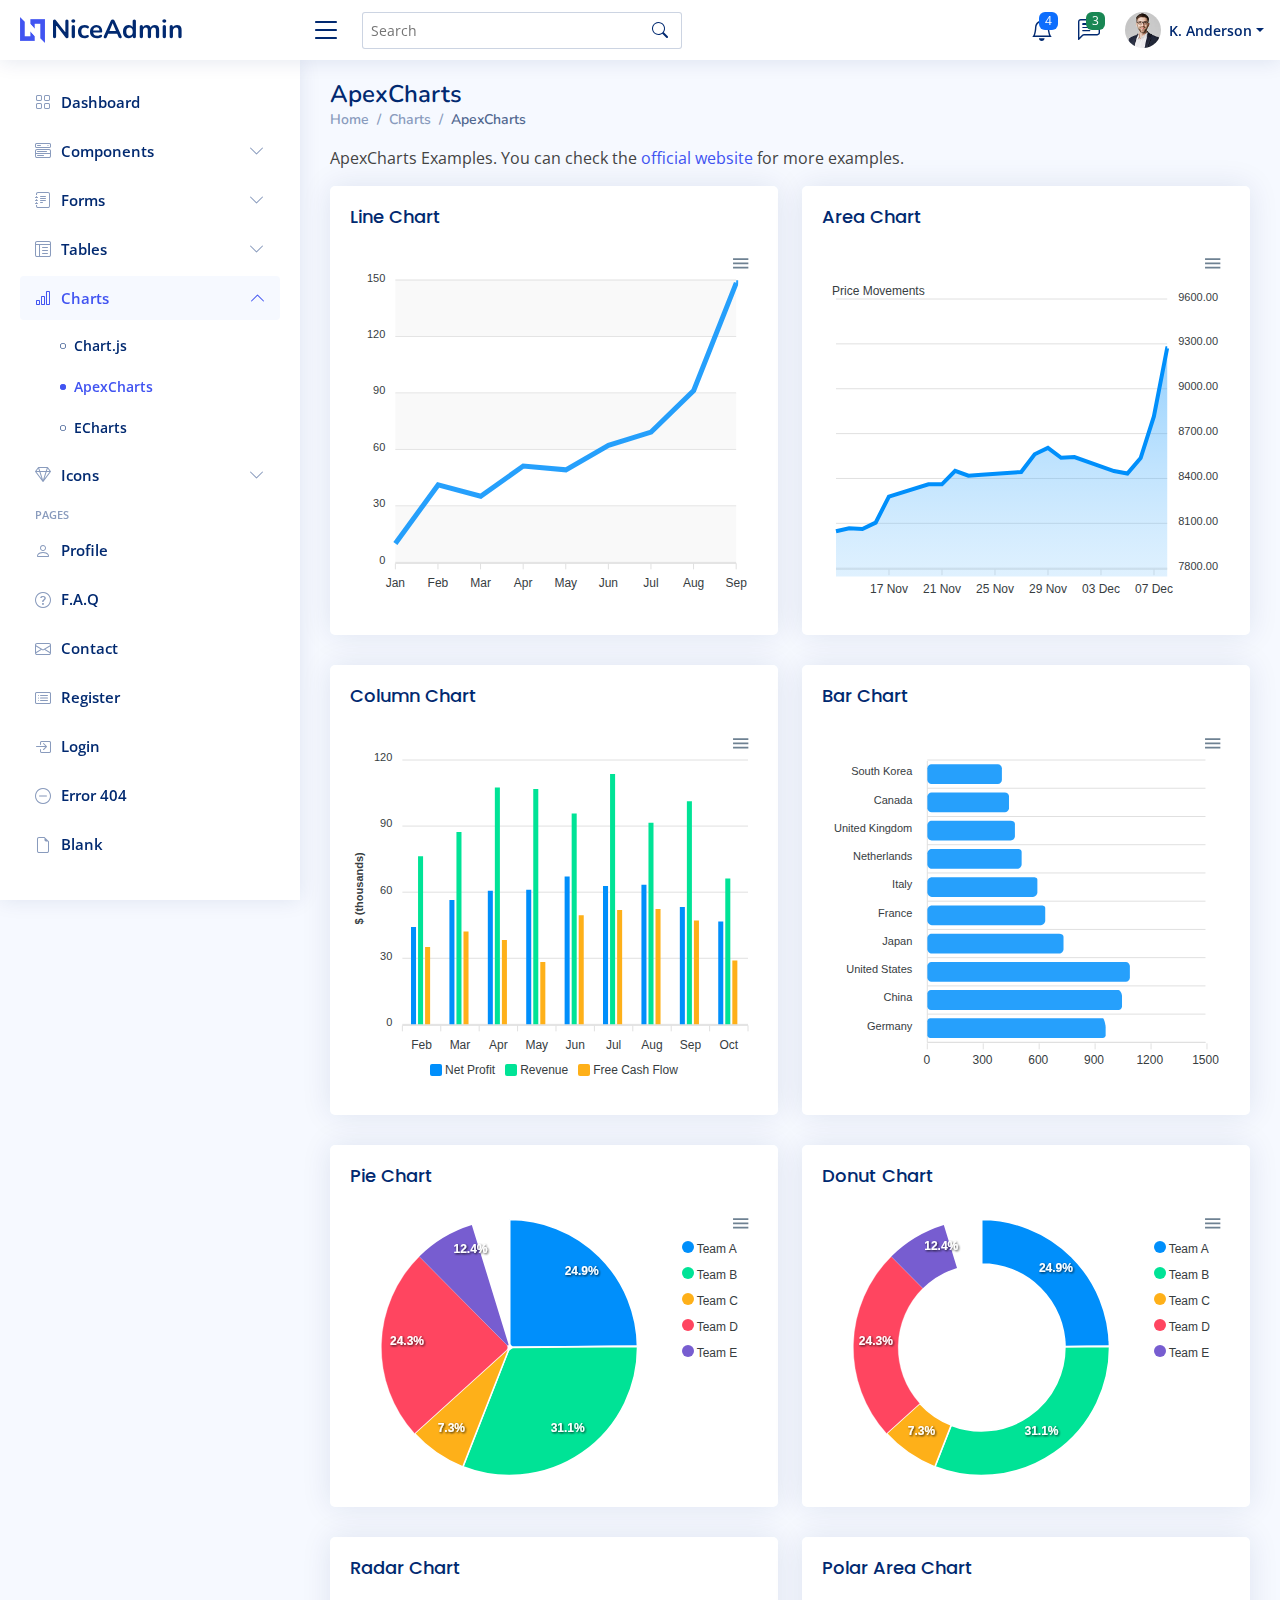
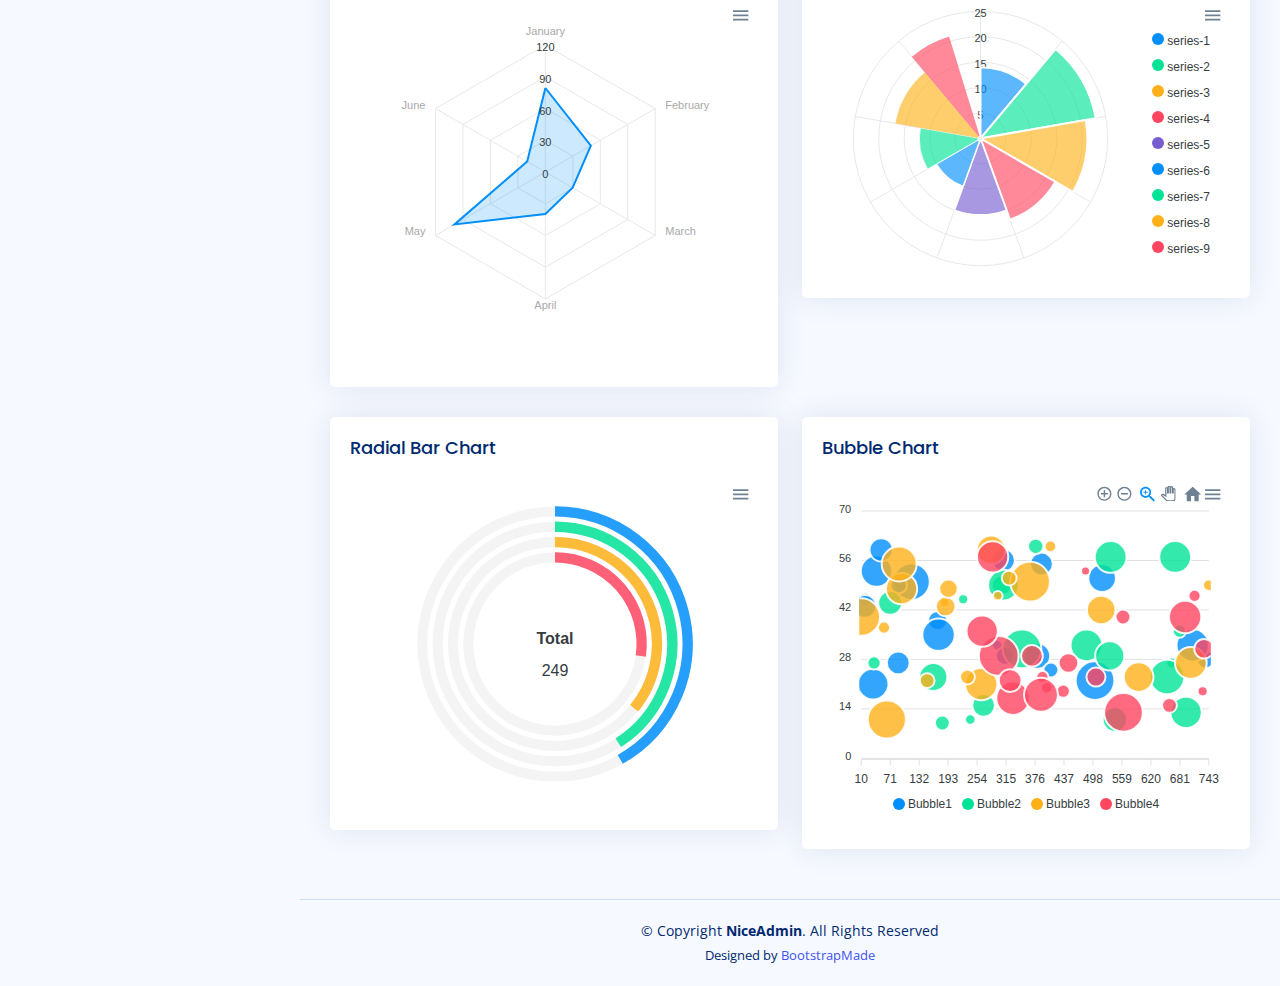
<file: ChoosenCareHome/wwwroot/NiceAdmin/charts-apexcharts.html>
<!DOCTYPE html>
<html lang="en">

<head>
  <meta charset="utf-8">
  <meta content="width=device-width, initial-scale=1.0" name="viewport">

  <title>Charts / ApexCharts - NiceAdmin Bootstrap Template</title>
  <meta content="" name="description">
  <meta content="" name="keywords">

  <!-- Favicons -->
  <link href="assets/img/favicon.png" rel="icon">
  <link href="assets/img/apple-touch-icon.png" rel="apple-touch-icon">

  <!-- Google Fonts -->
  <link href="https://fonts.gstatic.com" rel="preconnect">
  <link href="https://fonts.googleapis.com/css?family=Open+Sans:300,300i,400,400i,600,600i,700,700i|Nunito:300,300i,400,400i,600,600i,700,700i|Poppins:300,300i,400,400i,500,500i,600,600i,700,700i" rel="stylesheet">

  <!-- Vendor CSS Files -->
  <link href="assets/vendor/bootstrap/css/bootstrap.min.css" rel="stylesheet">
  <link href="assets/vendor/bootstrap-icons/bootstrap-icons.css" rel="stylesheet">
  <link href="assets/vendor/boxicons/css/boxicons.min.css" rel="stylesheet">
  <link href="assets/vendor/quill/quill.snow.css" rel="stylesheet">
  <link href="assets/vendor/quill/quill.bubble.css" rel="stylesheet">
  <link href="assets/vendor/remixicon/remixicon.css" rel="stylesheet">
  <link href="assets/vendor/simple-datatables/style.css" rel="stylesheet">

  <!-- Template Main CSS File -->
  <link href="assets/css/style.css" rel="stylesheet">

  <!-- =======================================================
  * Template Name: NiceAdmin
  * Updated: Jan 29 2024 with Bootstrap v5.3.2
  * Template URL: https://bootstrapmade.com/nice-admin-bootstrap-admin-html-template/
  * Author: BootstrapMade.com
  * License: https://bootstrapmade.com/license/
  ======================================================== -->
</head>

<body>

  <!-- ======= Header ======= -->
  <header id="header" class="header fixed-top d-flex align-items-center">

    <div class="d-flex align-items-center justify-content-between">
      <a href="index.html" class="logo d-flex align-items-center">
        <img src="assets/img/logo.png" alt="">
        <span class="d-none d-lg-block">NiceAdmin</span>
      </a>
      <i class="bi bi-list toggle-sidebar-btn"></i>
    </div><!-- End Logo -->

    <div class="search-bar">
      <form class="search-form d-flex align-items-center" method="POST" action="#">
        <input type="text" name="query" placeholder="Search" title="Enter search keyword">
        <button type="submit" title="Search"><i class="bi bi-search"></i></button>
      </form>
    </div><!-- End Search Bar -->

    <nav class="header-nav ms-auto">
      <ul class="d-flex align-items-center">

        <li class="nav-item d-block d-lg-none">
          <a class="nav-link nav-icon search-bar-toggle " href="#">
            <i class="bi bi-search"></i>
          </a>
        </li><!-- End Search Icon-->

        <li class="nav-item dropdown">

          <a class="nav-link nav-icon" href="#" data-bs-toggle="dropdown">
            <i class="bi bi-bell"></i>
            <span class="badge bg-primary badge-number">4</span>
          </a><!-- End Notification Icon -->

          <ul class="dropdown-menu dropdown-menu-end dropdown-menu-arrow notifications">
            <li class="dropdown-header">
              You have 4 new notifications
              <a href="#"><span class="badge rounded-pill bg-primary p-2 ms-2">View all</span></a>
            </li>
            <li>
              <hr class="dropdown-divider">
            </li>

            <li class="notification-item">
              <i class="bi bi-exclamation-circle text-warning"></i>
              <div>
                <h4>Lorem Ipsum</h4>
                <p>Quae dolorem earum veritatis oditseno</p>
                <p>30 min. ago</p>
              </div>
            </li>

            <li>
              <hr class="dropdown-divider">
            </li>

            <li class="notification-item">
              <i class="bi bi-x-circle text-danger"></i>
              <div>
                <h4>Atque rerum nesciunt</h4>
                <p>Quae dolorem earum veritatis oditseno</p>
                <p>1 hr. ago</p>
              </div>
            </li>

            <li>
              <hr class="dropdown-divider">
            </li>

            <li class="notification-item">
              <i class="bi bi-check-circle text-success"></i>
              <div>
                <h4>Sit rerum fuga</h4>
                <p>Quae dolorem earum veritatis oditseno</p>
                <p>2 hrs. ago</p>
              </div>
            </li>

            <li>
              <hr class="dropdown-divider">
            </li>

            <li class="notification-item">
              <i class="bi bi-info-circle text-primary"></i>
              <div>
                <h4>Dicta reprehenderit</h4>
                <p>Quae dolorem earum veritatis oditseno</p>
                <p>4 hrs. ago</p>
              </div>
            </li>

            <li>
              <hr class="dropdown-divider">
            </li>
            <li class="dropdown-footer">
              <a href="#">Show all notifications</a>
            </li>

          </ul><!-- End Notification Dropdown Items -->

        </li><!-- End Notification Nav -->

        <li class="nav-item dropdown">

          <a class="nav-link nav-icon" href="#" data-bs-toggle="dropdown">
            <i class="bi bi-chat-left-text"></i>
            <span class="badge bg-success badge-number">3</span>
          </a><!-- End Messages Icon -->

          <ul class="dropdown-menu dropdown-menu-end dropdown-menu-arrow messages">
            <li class="dropdown-header">
              You have 3 new messages
              <a href="#"><span class="badge rounded-pill bg-primary p-2 ms-2">View all</span></a>
            </li>
            <li>
              <hr class="dropdown-divider">
            </li>

            <li class="message-item">
              <a href="#">
                <img src="assets/img/messages-1.jpg" alt="" class="rounded-circle">
                <div>
                  <h4>Maria Hudson</h4>
                  <p>Velit asperiores et ducimus soluta repudiandae labore officia est ut...</p>
                  <p>4 hrs. ago</p>
                </div>
              </a>
            </li>
            <li>
              <hr class="dropdown-divider">
            </li>

            <li class="message-item">
              <a href="#">
                <img src="assets/img/messages-2.jpg" alt="" class="rounded-circle">
                <div>
                  <h4>Anna Nelson</h4>
                  <p>Velit asperiores et ducimus soluta repudiandae labore officia est ut...</p>
                  <p>6 hrs. ago</p>
                </div>
              </a>
            </li>
            <li>
              <hr class="dropdown-divider">
            </li>

            <li class="message-item">
              <a href="#">
                <img src="assets/img/messages-3.jpg" alt="" class="rounded-circle">
                <div>
                  <h4>David Muldon</h4>
                  <p>Velit asperiores et ducimus soluta repudiandae labore officia est ut...</p>
                  <p>8 hrs. ago</p>
                </div>
              </a>
            </li>
            <li>
              <hr class="dropdown-divider">
            </li>

            <li class="dropdown-footer">
              <a href="#">Show all messages</a>
            </li>

          </ul><!-- End Messages Dropdown Items -->

        </li><!-- End Messages Nav -->

        <li class="nav-item dropdown pe-3">

          <a class="nav-link nav-profile d-flex align-items-center pe-0" href="#" data-bs-toggle="dropdown">
            <img src="assets/img/profile-img.jpg" alt="Profile" class="rounded-circle">
            <span class="d-none d-md-block dropdown-toggle ps-2">K. Anderson</span>
          </a><!-- End Profile Iamge Icon -->

          <ul class="dropdown-menu dropdown-menu-end dropdown-menu-arrow profile">
            <li class="dropdown-header">
              <h6>Kevin Anderson</h6>
              <span>Web Designer</span>
            </li>
            <li>
              <hr class="dropdown-divider">
            </li>

            <li>
              <a class="dropdown-item d-flex align-items-center" href="users-profile.html">
                <i class="bi bi-person"></i>
                <span>My Profile</span>
              </a>
            </li>
            <li>
              <hr class="dropdown-divider">
            </li>

            <li>
              <a class="dropdown-item d-flex align-items-center" href="users-profile.html">
                <i class="bi bi-gear"></i>
                <span>Account Settings</span>
              </a>
            </li>
            <li>
              <hr class="dropdown-divider">
            </li>

            <li>
              <a class="dropdown-item d-flex align-items-center" href="pages-faq.html">
                <i class="bi bi-question-circle"></i>
                <span>Need Help?</span>
              </a>
            </li>
            <li>
              <hr class="dropdown-divider">
            </li>

            <li>
              <a class="dropdown-item d-flex align-items-center" href="#">
                <i class="bi bi-box-arrow-right"></i>
                <span>Sign Out</span>
              </a>
            </li>

          </ul><!-- End Profile Dropdown Items -->
        </li><!-- End Profile Nav -->

      </ul>
    </nav><!-- End Icons Navigation -->

  </header><!-- End Header -->

  <!-- ======= Sidebar ======= -->
  <aside id="sidebar" class="sidebar">

    <ul class="sidebar-nav" id="sidebar-nav">

      <li class="nav-item">
        <a class="nav-link collapsed" href="index.html">
          <i class="bi bi-grid"></i>
          <span>Dashboard</span>
        </a>
      </li><!-- End Dashboard Nav -->

      <li class="nav-item">
        <a class="nav-link collapsed" data-bs-target="#components-nav" data-bs-toggle="collapse" href="#">
          <i class="bi bi-menu-button-wide"></i><span>Components</span><i class="bi bi-chevron-down ms-auto"></i>
        </a>
        <ul id="components-nav" class="nav-content collapse " data-bs-parent="#sidebar-nav">
          <li>
            <a href="components-alerts.html">
              <i class="bi bi-circle"></i><span>Alerts</span>
            </a>
          </li>
          <li>
            <a href="components-accordion.html">
              <i class="bi bi-circle"></i><span>Accordion</span>
            </a>
          </li>
          <li>
            <a href="components-badges.html">
              <i class="bi bi-circle"></i><span>Badges</span>
            </a>
          </li>
          <li>
            <a href="components-breadcrumbs.html">
              <i class="bi bi-circle"></i><span>Breadcrumbs</span>
            </a>
          </li>
          <li>
            <a href="components-buttons.html">
              <i class="bi bi-circle"></i><span>Buttons</span>
            </a>
          </li>
          <li>
            <a href="components-cards.html">
              <i class="bi bi-circle"></i><span>Cards</span>
            </a>
          </li>
          <li>
            <a href="components-carousel.html">
              <i class="bi bi-circle"></i><span>Carousel</span>
            </a>
          </li>
          <li>
            <a href="components-list-group.html">
              <i class="bi bi-circle"></i><span>List group</span>
            </a>
          </li>
          <li>
            <a href="components-modal.html">
              <i class="bi bi-circle"></i><span>Modal</span>
            </a>
          </li>
          <li>
            <a href="components-tabs.html">
              <i class="bi bi-circle"></i><span>Tabs</span>
            </a>
          </li>
          <li>
            <a href="components-pagination.html">
              <i class="bi bi-circle"></i><span>Pagination</span>
            </a>
          </li>
          <li>
            <a href="components-progress.html">
              <i class="bi bi-circle"></i><span>Progress</span>
            </a>
          </li>
          <li>
            <a href="components-spinners.html">
              <i class="bi bi-circle"></i><span>Spinners</span>
            </a>
          </li>
          <li>
            <a href="components-tooltips.html">
              <i class="bi bi-circle"></i><span>Tooltips</span>
            </a>
          </li>
        </ul>
      </li><!-- End Components Nav -->

      <li class="nav-item">
        <a class="nav-link collapsed" data-bs-target="#forms-nav" data-bs-toggle="collapse" href="#">
          <i class="bi bi-journal-text"></i><span>Forms</span><i class="bi bi-chevron-down ms-auto"></i>
        </a>
        <ul id="forms-nav" class="nav-content collapse " data-bs-parent="#sidebar-nav">
          <li>
            <a href="forms-elements.html">
              <i class="bi bi-circle"></i><span>Form Elements</span>
            </a>
          </li>
          <li>
            <a href="forms-layouts.html">
              <i class="bi bi-circle"></i><span>Form Layouts</span>
            </a>
          </li>
          <li>
            <a href="forms-editors.html">
              <i class="bi bi-circle"></i><span>Form Editors</span>
            </a>
          </li>
          <li>
            <a href="forms-validation.html">
              <i class="bi bi-circle"></i><span>Form Validation</span>
            </a>
          </li>
        </ul>
      </li><!-- End Forms Nav -->

      <li class="nav-item">
        <a class="nav-link collapsed" data-bs-target="#tables-nav" data-bs-toggle="collapse" href="#">
          <i class="bi bi-layout-text-window-reverse"></i><span>Tables</span><i class="bi bi-chevron-down ms-auto"></i>
        </a>
        <ul id="tables-nav" class="nav-content collapse " data-bs-parent="#sidebar-nav">
          <li>
            <a href="tables-general.html">
              <i class="bi bi-circle"></i><span>General Tables</span>
            </a>
          </li>
          <li>
            <a href="tables-data.html">
              <i class="bi bi-circle"></i><span>Data Tables</span>
            </a>
          </li>
        </ul>
      </li><!-- End Tables Nav -->

      <li class="nav-item">
        <a class="nav-link " data-bs-target="#charts-nav" data-bs-toggle="collapse" href="#">
          <i class="bi bi-bar-chart"></i><span>Charts</span><i class="bi bi-chevron-down ms-auto"></i>
        </a>
        <ul id="charts-nav" class="nav-content collapse show" data-bs-parent="#sidebar-nav">
          <li>
            <a href="charts-chartjs.html">
              <i class="bi bi-circle"></i><span>Chart.js</span>
            </a>
          </li>
          <li>
            <a href="charts-apexcharts.html" class="active">
              <i class="bi bi-circle"></i><span>ApexCharts</span>
            </a>
          </li>
          <li>
            <a href="charts-echarts.html">
              <i class="bi bi-circle"></i><span>ECharts</span>
            </a>
          </li>
        </ul>
      </li><!-- End Charts Nav -->

      <li class="nav-item">
        <a class="nav-link collapsed" data-bs-target="#icons-nav" data-bs-toggle="collapse" href="#">
          <i class="bi bi-gem"></i><span>Icons</span><i class="bi bi-chevron-down ms-auto"></i>
        </a>
        <ul id="icons-nav" class="nav-content collapse " data-bs-parent="#sidebar-nav">
          <li>
            <a href="icons-bootstrap.html">
              <i class="bi bi-circle"></i><span>Bootstrap Icons</span>
            </a>
          </li>
          <li>
            <a href="icons-remix.html">
              <i class="bi bi-circle"></i><span>Remix Icons</span>
            </a>
          </li>
          <li>
            <a href="icons-boxicons.html">
              <i class="bi bi-circle"></i><span>Boxicons</span>
            </a>
          </li>
        </ul>
      </li><!-- End Icons Nav -->

      <li class="nav-heading">Pages</li>

      <li class="nav-item">
        <a class="nav-link collapsed" href="users-profile.html">
          <i class="bi bi-person"></i>
          <span>Profile</span>
        </a>
      </li><!-- End Profile Page Nav -->

      <li class="nav-item">
        <a class="nav-link collapsed" href="pages-faq.html">
          <i class="bi bi-question-circle"></i>
          <span>F.A.Q</span>
        </a>
      </li><!-- End F.A.Q Page Nav -->

      <li class="nav-item">
        <a class="nav-link collapsed" href="pages-contact.html">
          <i class="bi bi-envelope"></i>
          <span>Contact</span>
        </a>
      </li><!-- End Contact Page Nav -->

      <li class="nav-item">
        <a class="nav-link collapsed" href="pages-register.html">
          <i class="bi bi-card-list"></i>
          <span>Register</span>
        </a>
      </li><!-- End Register Page Nav -->

      <li class="nav-item">
        <a class="nav-link collapsed" href="pages-login.html">
          <i class="bi bi-box-arrow-in-right"></i>
          <span>Login</span>
        </a>
      </li><!-- End Login Page Nav -->

      <li class="nav-item">
        <a class="nav-link collapsed" href="pages-error-404.html">
          <i class="bi bi-dash-circle"></i>
          <span>Error 404</span>
        </a>
      </li><!-- End Error 404 Page Nav -->

      <li class="nav-item">
        <a class="nav-link collapsed" href="pages-blank.html">
          <i class="bi bi-file-earmark"></i>
          <span>Blank</span>
        </a>
      </li><!-- End Blank Page Nav -->

    </ul>

  </aside><!-- End Sidebar-->

  <main id="main" class="main">

    <div class="pagetitle">
      <h1>ApexCharts</h1>
      <nav>
        <ol class="breadcrumb">
          <li class="breadcrumb-item"><a href="index.html">Home</a></li>
          <li class="breadcrumb-item">Charts</li>
          <li class="breadcrumb-item active">ApexCharts</li>
        </ol>
      </nav>
    </div><!-- End Page Title -->

    <p>ApexCharts Examples. You can check the <a href="https://apexcharts.com/javascript-chart-demos/" target="_blank">official website</a> for more examples.</p>

    <section class="section">
      <div class="row">

        <div class="col-lg-6">
          <div class="card">
            <div class="card-body">
              <h5 class="card-title">Line Chart</h5>

              <!-- Line Chart -->
              <div id="lineChart"></div>

              <script>
                document.addEventListener("DOMContentLoaded", () => {
                  new ApexCharts(document.querySelector("#lineChart"), {
                    series: [{
                      name: "Desktops",
                      data: [10, 41, 35, 51, 49, 62, 69, 91, 148]
                    }],
                    chart: {
                      height: 350,
                      type: 'line',
                      zoom: {
                        enabled: false
                      }
                    },
                    dataLabels: {
                      enabled: false
                    },
                    stroke: {
                      curve: 'straight'
                    },
                    grid: {
                      row: {
                        colors: ['#f3f3f3', 'transparent'], // takes an array which will be repeated on columns
                        opacity: 0.5
                      },
                    },
                    xaxis: {
                      categories: ['Jan', 'Feb', 'Mar', 'Apr', 'May', 'Jun', 'Jul', 'Aug', 'Sep'],
                    }
                  }).render();
                });
              </script>
              <!-- End Line Chart -->

            </div>
          </div>
        </div>

        <div class="col-lg-6">
          <div class="card">
            <div class="card-body">
              <h5 class="card-title">Area Chart</h5>

              <!-- Area Chart -->
              <div id="areaChart"></div>

              <script>
                document.addEventListener("DOMContentLoaded", () => {
                  const series = {
                    "monthDataSeries1": {
                      "prices": [
                        8107.85,
                        8128.0,
                        8122.9,
                        8165.5,
                        8340.7,
                        8423.7,
                        8423.5,
                        8514.3,
                        8481.85,
                        8487.7,
                        8506.9,
                        8626.2,
                        8668.95,
                        8602.3,
                        8607.55,
                        8512.9,
                        8496.25,
                        8600.65,
                        8881.1,
                        9340.85
                      ],
                      "dates": [
                        "13 Nov 2017",
                        "14 Nov 2017",
                        "15 Nov 2017",
                        "16 Nov 2017",
                        "17 Nov 2017",
                        "20 Nov 2017",
                        "21 Nov 2017",
                        "22 Nov 2017",
                        "23 Nov 2017",
                        "24 Nov 2017",
                        "27 Nov 2017",
                        "28 Nov 2017",
                        "29 Nov 2017",
                        "30 Nov 2017",
                        "01 Dec 2017",
                        "04 Dec 2017",
                        "05 Dec 2017",
                        "06 Dec 2017",
                        "07 Dec 2017",
                        "08 Dec 2017"
                      ]
                    },
                    "monthDataSeries2": {
                      "prices": [
                        8423.7,
                        8423.5,
                        8514.3,
                        8481.85,
                        8487.7,
                        8506.9,
                        8626.2,
                        8668.95,
                        8602.3,
                        8607.55,
                        8512.9,
                        8496.25,
                        8600.65,
                        8881.1,
                        9040.85,
                        8340.7,
                        8165.5,
                        8122.9,
                        8107.85,
                        8128.0
                      ],
                      "dates": [
                        "13 Nov 2017",
                        "14 Nov 2017",
                        "15 Nov 2017",
                        "16 Nov 2017",
                        "17 Nov 2017",
                        "20 Nov 2017",
                        "21 Nov 2017",
                        "22 Nov 2017",
                        "23 Nov 2017",
                        "24 Nov 2017",
                        "27 Nov 2017",
                        "28 Nov 2017",
                        "29 Nov 2017",
                        "30 Nov 2017",
                        "01 Dec 2017",
                        "04 Dec 2017",
                        "05 Dec 2017",
                        "06 Dec 2017",
                        "07 Dec 2017",
                        "08 Dec 2017"
                      ]
                    },
                    "monthDataSeries3": {
                      "prices": [
                        7114.25,
                        7126.6,
                        7116.95,
                        7203.7,
                        7233.75,
                        7451.0,
                        7381.15,
                        7348.95,
                        7347.75,
                        7311.25,
                        7266.4,
                        7253.25,
                        7215.45,
                        7266.35,
                        7315.25,
                        7237.2,
                        7191.4,
                        7238.95,
                        7222.6,
                        7217.9,
                        7359.3,
                        7371.55,
                        7371.15,
                        7469.2,
                        7429.25,
                        7434.65,
                        7451.1,
                        7475.25,
                        7566.25,
                        7556.8,
                        7525.55,
                        7555.45,
                        7560.9,
                        7490.7,
                        7527.6,
                        7551.9,
                        7514.85,
                        7577.95,
                        7592.3,
                        7621.95,
                        7707.95,
                        7859.1,
                        7815.7,
                        7739.0,
                        7778.7,
                        7839.45,
                        7756.45,
                        7669.2,
                        7580.45,
                        7452.85,
                        7617.25,
                        7701.6,
                        7606.8,
                        7620.05,
                        7513.85,
                        7498.45,
                        7575.45,
                        7601.95,
                        7589.1,
                        7525.85,
                        7569.5,
                        7702.5,
                        7812.7,
                        7803.75,
                        7816.3,
                        7851.15,
                        7912.2,
                        7972.8,
                        8145.0,
                        8161.1,
                        8121.05,
                        8071.25,
                        8088.2,
                        8154.45,
                        8148.3,
                        8122.05,
                        8132.65,
                        8074.55,
                        7952.8,
                        7885.55,
                        7733.9,
                        7897.15,
                        7973.15,
                        7888.5,
                        7842.8,
                        7838.4,
                        7909.85,
                        7892.75,
                        7897.75,
                        7820.05,
                        7904.4,
                        7872.2,
                        7847.5,
                        7849.55,
                        7789.6,
                        7736.35,
                        7819.4,
                        7875.35,
                        7871.8,
                        8076.5,
                        8114.8,
                        8193.55,
                        8217.1,
                        8235.05,
                        8215.3,
                        8216.4,
                        8301.55,
                        8235.25,
                        8229.75,
                        8201.95,
                        8164.95,
                        8107.85,
                        8128.0,
                        8122.9,
                        8165.5,
                        8340.7,
                        8423.7,
                        8423.5,
                        8514.3,
                        8481.85,
                        8487.7,
                        8506.9,
                        8626.2
                      ],
                      "dates": [
                        "02 Jun 2017",
                        "05 Jun 2017",
                        "06 Jun 2017",
                        "07 Jun 2017",
                        "08 Jun 2017",
                        "09 Jun 2017",
                        "12 Jun 2017",
                        "13 Jun 2017",
                        "14 Jun 2017",
                        "15 Jun 2017",
                        "16 Jun 2017",
                        "19 Jun 2017",
                        "20 Jun 2017",
                        "21 Jun 2017",
                        "22 Jun 2017",
                        "23 Jun 2017",
                        "27 Jun 2017",
                        "28 Jun 2017",
                        "29 Jun 2017",
                        "30 Jun 2017",
                        "03 Jul 2017",
                        "04 Jul 2017",
                        "05 Jul 2017",
                        "06 Jul 2017",
                        "07 Jul 2017",
                        "10 Jul 2017",
                        "11 Jul 2017",
                        "12 Jul 2017",
                        "13 Jul 2017",
                        "14 Jul 2017",
                        "17 Jul 2017",
                        "18 Jul 2017",
                        "19 Jul 2017",
                        "20 Jul 2017",
                        "21 Jul 2017",
                        "24 Jul 2017",
                        "25 Jul 2017",
                        "26 Jul 2017",
                        "27 Jul 2017",
                        "28 Jul 2017",
                        "31 Jul 2017",
                        "01 Aug 2017",
                        "02 Aug 2017",
                        "03 Aug 2017",
                        "04 Aug 2017",
                        "07 Aug 2017",
                        "08 Aug 2017",
                        "09 Aug 2017",
                        "10 Aug 2017",
                        "11 Aug 2017",
                        "14 Aug 2017",
                        "16 Aug 2017",
                        "17 Aug 2017",
                        "18 Aug 2017",
                        "21 Aug 2017",
                        "22 Aug 2017",
                        "23 Aug 2017",
                        "24 Aug 2017",
                        "28 Aug 2017",
                        "29 Aug 2017",
                        "30 Aug 2017",
                        "31 Aug 2017",
                        "01 Sep 2017",
                        "04 Sep 2017",
                        "05 Sep 2017",
                        "06 Sep 2017",
                        "07 Sep 2017",
                        "08 Sep 2017",
                        "11 Sep 2017",
                        "12 Sep 2017",
                        "13 Sep 2017",
                        "14 Sep 2017",
                        "15 Sep 2017",
                        "18 Sep 2017",
                        "19 Sep 2017",
                        "20 Sep 2017",
                        "21 Sep 2017",
                        "22 Sep 2017",
                        "25 Sep 2017",
                        "26 Sep 2017",
                        "27 Sep 2017",
                        "28 Sep 2017",
                        "29 Sep 2017",
                        "03 Oct 2017",
                        "04 Oct 2017",
                        "05 Oct 2017",
                        "06 Oct 2017",
                        "09 Oct 2017",
                        "10 Oct 2017",
                        "11 Oct 2017",
                        "12 Oct 2017",
                        "13 Oct 2017",
                        "16 Oct 2017",
                        "17 Oct 2017",
                        "18 Oct 2017",
                        "19 Oct 2017",
                        "23 Oct 2017",
                        "24 Oct 2017",
                        "25 Oct 2017",
                        "26 Oct 2017",
                        "27 Oct 2017",
                        "30 Oct 2017",
                        "31 Oct 2017",
                        "01 Nov 2017",
                        "02 Nov 2017",
                        "03 Nov 2017",
                        "06 Nov 2017",
                        "07 Nov 2017",
                        "08 Nov 2017",
                        "09 Nov 2017",
                        "10 Nov 2017",
                        "13 Nov 2017",
                        "14 Nov 2017",
                        "15 Nov 2017",
                        "16 Nov 2017",
                        "17 Nov 2017",
                        "20 Nov 2017",
                        "21 Nov 2017",
                        "22 Nov 2017",
                        "23 Nov 2017",
                        "24 Nov 2017",
                        "27 Nov 2017",
                        "28 Nov 2017"
                      ]
                    }
                  }
                  new ApexCharts(document.querySelector("#areaChart"), {
                    series: [{
                      name: "STOCK ABC",
                      data: series.monthDataSeries1.prices
                    }],
                    chart: {
                      type: 'area',
                      height: 350,
                      zoom: {
                        enabled: false
                      }
                    },
                    dataLabels: {
                      enabled: false
                    },
                    stroke: {
                      curve: 'straight'
                    },
                    subtitle: {
                      text: 'Price Movements',
                      align: 'left'
                    },
                    labels: series.monthDataSeries1.dates,
                    xaxis: {
                      type: 'datetime',
                    },
                    yaxis: {
                      opposite: true
                    },
                    legend: {
                      horizontalAlign: 'left'
                    }
                  }).render();
                });
              </script>
              <!-- End Area Chart -->

            </div>
          </div>
        </div>

        <div class="col-lg-6">
          <div class="card">
            <div class="card-body">
              <h5 class="card-title">Column Chart</h5>

              <!-- Column Chart -->
              <div id="columnChart"></div>

              <script>
                document.addEventListener("DOMContentLoaded", () => {
                  new ApexCharts(document.querySelector("#columnChart"), {
                    series: [{
                      name: 'Net Profit',
                      data: [44, 55, 57, 56, 61, 58, 63, 60, 66]
                    }, {
                      name: 'Revenue',
                      data: [76, 85, 101, 98, 87, 105, 91, 114, 94]
                    }, {
                      name: 'Free Cash Flow',
                      data: [35, 41, 36, 26, 45, 48, 52, 53, 41]
                    }],
                    chart: {
                      type: 'bar',
                      height: 350
                    },
                    plotOptions: {
                      bar: {
                        horizontal: false,
                        columnWidth: '55%',
                        endingShape: 'rounded'
                      },
                    },
                    dataLabels: {
                      enabled: false
                    },
                    stroke: {
                      show: true,
                      width: 2,
                      colors: ['transparent']
                    },
                    xaxis: {
                      categories: ['Feb', 'Mar', 'Apr', 'May', 'Jun', 'Jul', 'Aug', 'Sep', 'Oct'],
                    },
                    yaxis: {
                      title: {
                        text: '$ (thousands)'
                      }
                    },
                    fill: {
                      opacity: 1
                    },
                    tooltip: {
                      y: {
                        formatter: function(val) {
                          return "$ " + val + " thousands"
                        }
                      }
                    }
                  }).render();
                });
              </script>
              <!-- End Column Chart -->

            </div>
          </div>
        </div>

        <div class="col-lg-6">
          <div class="card">
            <div class="card-body">
              <h5 class="card-title">Bar Chart</h5>

              <!-- Bar Chart -->
              <div id="barChart"></div>

              <script>
                document.addEventListener("DOMContentLoaded", () => {
                  new ApexCharts(document.querySelector("#barChart"), {
                    series: [{
                      data: [400, 430, 448, 470, 540, 580, 690, 1100, 1200, 1380]
                    }],
                    chart: {
                      type: 'bar',
                      height: 350
                    },
                    plotOptions: {
                      bar: {
                        borderRadius: 4,
                        horizontal: true,
                      }
                    },
                    dataLabels: {
                      enabled: false
                    },
                    xaxis: {
                      categories: ['South Korea', 'Canada', 'United Kingdom', 'Netherlands', 'Italy', 'France', 'Japan',
                        'United States', 'China', 'Germany'
                      ],
                    }
                  }).render();
                });
              </script>
              <!-- End Bar Chart -->

            </div>
          </div>
        </div>

        <div class="col-lg-6">
          <div class="card">
            <div class="card-body">
              <h5 class="card-title">Pie Chart</h5>

              <!-- Pie Chart -->
              <div id="pieChart"></div>

              <script>
                document.addEventListener("DOMContentLoaded", () => {
                  new ApexCharts(document.querySelector("#pieChart"), {
                    series: [44, 55, 13, 43, 22],
                    chart: {
                      height: 350,
                      type: 'pie',
                      toolbar: {
                        show: true
                      }
                    },
                    labels: ['Team A', 'Team B', 'Team C', 'Team D', 'Team E']
                  }).render();
                });
              </script>
              <!-- End Pie Chart -->

            </div>
          </div>
        </div>

        <div class="col-lg-6">
          <div class="card">
            <div class="card-body">
              <h5 class="card-title">Donut Chart</h5>

              <!-- Donut Chart -->
              <div id="donutChart"></div>

              <script>
                document.addEventListener("DOMContentLoaded", () => {
                  new ApexCharts(document.querySelector("#donutChart"), {
                    series: [44, 55, 13, 43, 22],
                    chart: {
                      height: 350,
                      type: 'donut',
                      toolbar: {
                        show: true
                      }
                    },
                    labels: ['Team A', 'Team B', 'Team C', 'Team D', 'Team E'],
                  }).render();
                });
              </script>
              <!-- End Donut Chart -->

            </div>
          </div>
        </div>

        <div class="col-lg-6">
          <div class="card">
            <div class="card-body">
              <h5 class="card-title">Radar Chart</h5>

              <!-- Radar Chart -->
              <div id="radarChart"></div>

              <script>
                document.addEventListener("DOMContentLoaded", () => {
                  new ApexCharts(document.querySelector("#radarChart"), {
                    series: [{
                      name: 'Series 1',
                      data: [80, 50, 30, 40, 100, 20],
                    }],
                    chart: {
                      height: 350,
                      type: 'radar',
                    },
                    xaxis: {
                      categories: ['January', 'February', 'March', 'April', 'May', 'June']
                    }
                  }).render();
                });
              </script>
              <!-- End Radar Chart -->

            </div>
          </div>
        </div>

        <div class="col-lg-6">
          <div class="card">
            <div class="card-body">
              <h5 class="card-title">Polar Area Chart</h5>

              <!-- Polar Area Chart -->
              <div id="polarAreaChart"></div>

              <script>
                document.addEventListener("DOMContentLoaded", () => {
                  new ApexCharts(document.querySelector("#polarAreaChart"), {
                    series: [14, 23, 21, 17, 15, 10, 12, 17, 21],
                    chart: {
                      type: 'polarArea',
                      height: 350,
                      toolbar: {
                        show: true
                      }
                    },
                    stroke: {
                      colors: ['#fff']
                    },
                    fill: {
                      opacity: 0.8
                    }
                  }).render();
                });
              </script>
              <!-- End Polar Area Chart -->

            </div>
          </div>
        </div>

        <div class="col-lg-6">
          <div class="card">
            <div class="card-body">
              <h5 class="card-title">Radial Bar Chart</h5>

              <!-- Radial Bar Chart -->
              <div id="radialBarChart"></div>

              <script>
                document.addEventListener("DOMContentLoaded", () => {
                  new ApexCharts(document.querySelector("#radialBarChart"), {
                    series: [44, 55, 67, 83],
                    chart: {
                      height: 350,
                      type: 'radialBar',
                      toolbar: {
                        show: true
                      }
                    },
                    plotOptions: {
                      radialBar: {
                        dataLabels: {
                          name: {
                            fontSize: '22px',
                          },
                          value: {
                            fontSize: '16px',
                          },
                          total: {
                            show: true,
                            label: 'Total',
                            formatter: function(w) {
                              // By default this function returns the average of all series. The below is just an example to show the use of custom formatter function
                              return 249
                            }
                          }
                        }
                      }
                    },
                    labels: ['Apples', 'Oranges', 'Bananas', 'Berries'],
                  }).render();
                });
              </script>
              <!-- End Radial Bar Chart -->

            </div>
          </div>
        </div>

        <div class="col-lg-6">
          <div class="card">
            <div class="card-body">
              <h5 class="card-title">Bubble Chart</h5>

              <!-- Bubble Chart -->
              <div id="bubbleChart"></div>

              <script>
                document.addEventListener("DOMContentLoaded", () => {
                  function generateData(baseval, count, yrange) {
                    var i = 0;
                    var series = [];
                    while (i < count) {
                      var x = Math.floor(Math.random() * (750 - 1 + 1)) + 1;;
                      var y = Math.floor(Math.random() * (yrange.max - yrange.min + 1)) + yrange.min;
                      var z = Math.floor(Math.random() * (75 - 15 + 1)) + 15;
                      series.push([x, y, z]);
                      baseval += 86400000;
                      i++;
                    }
                    return series;
                  }
                  new ApexCharts(document.querySelector("#bubbleChart"), {
                    series: [{
                        name: 'Bubble1',
                        data: generateData(new Date('11 Feb 2017 GMT').getTime(), 20, {
                          min: 10,
                          max: 60
                        })
                      },
                      {
                        name: 'Bubble2',
                        data: generateData(new Date('11 Feb 2017 GMT').getTime(), 20, {
                          min: 10,
                          max: 60
                        })
                      },
                      {
                        name: 'Bubble3',
                        data: generateData(new Date('11 Feb 2017 GMT').getTime(), 20, {
                          min: 10,
                          max: 60
                        })
                      },
                      {
                        name: 'Bubble4',
                        data: generateData(new Date('11 Feb 2017 GMT').getTime(), 20, {
                          min: 10,
                          max: 60
                        })
                      }
                    ],
                    chart: {
                      height: 333,
                      type: 'bubble',
                    },
                    dataLabels: {
                      enabled: false
                    },
                    fill: {
                      opacity: 0.8
                    },
                    xaxis: {
                      tickAmount: 12,
                      type: 'category',
                    },
                    yaxis: {
                      max: 70
                    }
                  }).render();
                });
              </script>
              <!-- End Bubble Chart -->

            </div>
          </div>
        </div>

      </div>
    </section>

  </main><!-- End #main -->

  <!-- ======= Footer ======= -->
  <footer id="footer" class="footer">
    <div class="copyright">
      &copy; Copyright <strong><span>NiceAdmin</span></strong>. All Rights Reserved
    </div>
    <div class="credits">
      <!-- All the links in the footer should remain intact. -->
      <!-- You can delete the links only if you purchased the pro version. -->
      <!-- Licensing information: https://bootstrapmade.com/license/ -->
      <!-- Purchase the pro version with working PHP/AJAX contact form: https://bootstrapmade.com/nice-admin-bootstrap-admin-html-template/ -->
      Designed by <a href="https://bootstrapmade.com/">BootstrapMade</a>
    </div>
  </footer><!-- End Footer -->

  <a href="#" class="back-to-top d-flex align-items-center justify-content-center"><i class="bi bi-arrow-up-short"></i></a>

  <!-- Vendor JS Files -->
  <script src="assets/vendor/apexcharts/apexcharts.min.js"></script>
  <script src="assets/vendor/bootstrap/js/bootstrap.bundle.min.js"></script>
  <script src="assets/vendor/chart.js/chart.umd.js"></script>
  <script src="assets/vendor/echarts/echarts.min.js"></script>
  <script src="assets/vendor/quill/quill.min.js"></script>
  <script src="assets/vendor/simple-datatables/simple-datatables.js"></script>
  <script src="assets/vendor/tinymce/tinymce.min.js"></script>
  <script src="assets/vendor/php-email-form/validate.js"></script>

  <!-- Template Main JS File -->
  <script src="assets/js/main.js"></script>

</body>

</html>
</file>
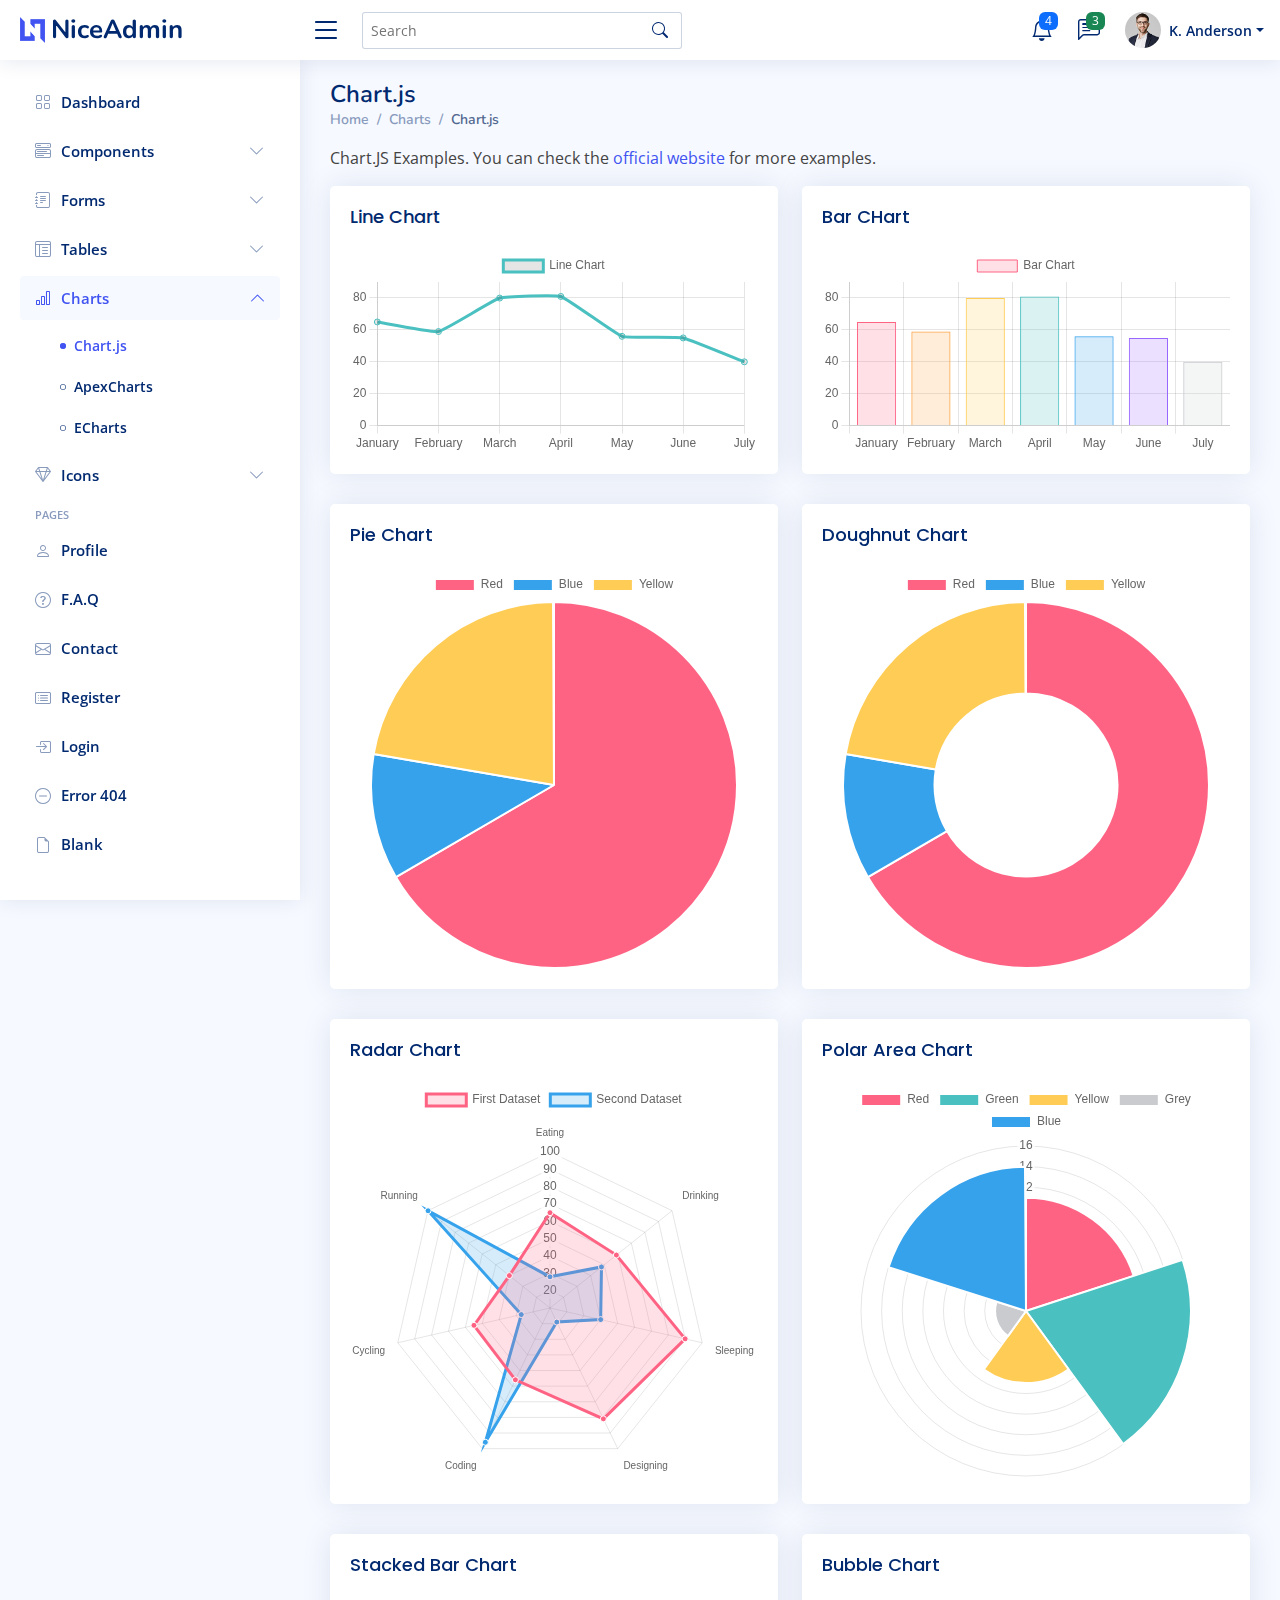
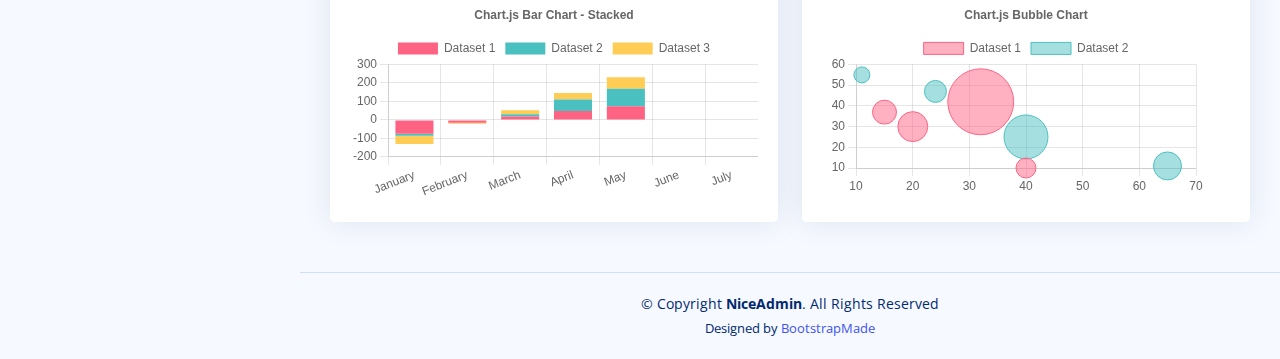
<file: ChoosenCareHome/wwwroot/NiceAdmin/charts-chartjs.html>
<!DOCTYPE html>
<html lang="en">

<head>
  <meta charset="utf-8">
  <meta content="width=device-width, initial-scale=1.0" name="viewport">

  <title>Charts / Chart.js - NiceAdmin Bootstrap Template</title>
  <meta content="" name="description">
  <meta content="" name="keywords">

  <!-- Favicons -->
  <link href="assets/img/favicon.png" rel="icon">
  <link href="assets/img/apple-touch-icon.png" rel="apple-touch-icon">

  <!-- Google Fonts -->
  <link href="https://fonts.gstatic.com" rel="preconnect">
  <link href="https://fonts.googleapis.com/css?family=Open+Sans:300,300i,400,400i,600,600i,700,700i|Nunito:300,300i,400,400i,600,600i,700,700i|Poppins:300,300i,400,400i,500,500i,600,600i,700,700i" rel="stylesheet">

  <!-- Vendor CSS Files -->
  <link href="assets/vendor/bootstrap/css/bootstrap.min.css" rel="stylesheet">
  <link href="assets/vendor/bootstrap-icons/bootstrap-icons.css" rel="stylesheet">
  <link href="assets/vendor/boxicons/css/boxicons.min.css" rel="stylesheet">
  <link href="assets/vendor/quill/quill.snow.css" rel="stylesheet">
  <link href="assets/vendor/quill/quill.bubble.css" rel="stylesheet">
  <link href="assets/vendor/remixicon/remixicon.css" rel="stylesheet">
  <link href="assets/vendor/simple-datatables/style.css" rel="stylesheet">

  <!-- Template Main CSS File -->
  <link href="assets/css/style.css" rel="stylesheet">

  <!-- =======================================================
  * Template Name: NiceAdmin
  * Updated: Jan 29 2024 with Bootstrap v5.3.2
  * Template URL: https://bootstrapmade.com/nice-admin-bootstrap-admin-html-template/
  * Author: BootstrapMade.com
  * License: https://bootstrapmade.com/license/
  ======================================================== -->
</head>

<body>

  <!-- ======= Header ======= -->
  <header id="header" class="header fixed-top d-flex align-items-center">

    <div class="d-flex align-items-center justify-content-between">
      <a href="index.html" class="logo d-flex align-items-center">
        <img src="assets/img/logo.png" alt="">
        <span class="d-none d-lg-block">NiceAdmin</span>
      </a>
      <i class="bi bi-list toggle-sidebar-btn"></i>
    </div><!-- End Logo -->

    <div class="search-bar">
      <form class="search-form d-flex align-items-center" method="POST" action="#">
        <input type="text" name="query" placeholder="Search" title="Enter search keyword">
        <button type="submit" title="Search"><i class="bi bi-search"></i></button>
      </form>
    </div><!-- End Search Bar -->

    <nav class="header-nav ms-auto">
      <ul class="d-flex align-items-center">

        <li class="nav-item d-block d-lg-none">
          <a class="nav-link nav-icon search-bar-toggle " href="#">
            <i class="bi bi-search"></i>
          </a>
        </li><!-- End Search Icon-->

        <li class="nav-item dropdown">

          <a class="nav-link nav-icon" href="#" data-bs-toggle="dropdown">
            <i class="bi bi-bell"></i>
            <span class="badge bg-primary badge-number">4</span>
          </a><!-- End Notification Icon -->

          <ul class="dropdown-menu dropdown-menu-end dropdown-menu-arrow notifications">
            <li class="dropdown-header">
              You have 4 new notifications
              <a href="#"><span class="badge rounded-pill bg-primary p-2 ms-2">View all</span></a>
            </li>
            <li>
              <hr class="dropdown-divider">
            </li>

            <li class="notification-item">
              <i class="bi bi-exclamation-circle text-warning"></i>
              <div>
                <h4>Lorem Ipsum</h4>
                <p>Quae dolorem earum veritatis oditseno</p>
                <p>30 min. ago</p>
              </div>
            </li>

            <li>
              <hr class="dropdown-divider">
            </li>

            <li class="notification-item">
              <i class="bi bi-x-circle text-danger"></i>
              <div>
                <h4>Atque rerum nesciunt</h4>
                <p>Quae dolorem earum veritatis oditseno</p>
                <p>1 hr. ago</p>
              </div>
            </li>

            <li>
              <hr class="dropdown-divider">
            </li>

            <li class="notification-item">
              <i class="bi bi-check-circle text-success"></i>
              <div>
                <h4>Sit rerum fuga</h4>
                <p>Quae dolorem earum veritatis oditseno</p>
                <p>2 hrs. ago</p>
              </div>
            </li>

            <li>
              <hr class="dropdown-divider">
            </li>

            <li class="notification-item">
              <i class="bi bi-info-circle text-primary"></i>
              <div>
                <h4>Dicta reprehenderit</h4>
                <p>Quae dolorem earum veritatis oditseno</p>
                <p>4 hrs. ago</p>
              </div>
            </li>

            <li>
              <hr class="dropdown-divider">
            </li>
            <li class="dropdown-footer">
              <a href="#">Show all notifications</a>
            </li>

          </ul><!-- End Notification Dropdown Items -->

        </li><!-- End Notification Nav -->

        <li class="nav-item dropdown">

          <a class="nav-link nav-icon" href="#" data-bs-toggle="dropdown">
            <i class="bi bi-chat-left-text"></i>
            <span class="badge bg-success badge-number">3</span>
          </a><!-- End Messages Icon -->

          <ul class="dropdown-menu dropdown-menu-end dropdown-menu-arrow messages">
            <li class="dropdown-header">
              You have 3 new messages
              <a href="#"><span class="badge rounded-pill bg-primary p-2 ms-2">View all</span></a>
            </li>
            <li>
              <hr class="dropdown-divider">
            </li>

            <li class="message-item">
              <a href="#">
                <img src="assets/img/messages-1.jpg" alt="" class="rounded-circle">
                <div>
                  <h4>Maria Hudson</h4>
                  <p>Velit asperiores et ducimus soluta repudiandae labore officia est ut...</p>
                  <p>4 hrs. ago</p>
                </div>
              </a>
            </li>
            <li>
              <hr class="dropdown-divider">
            </li>

            <li class="message-item">
              <a href="#">
                <img src="assets/img/messages-2.jpg" alt="" class="rounded-circle">
                <div>
                  <h4>Anna Nelson</h4>
                  <p>Velit asperiores et ducimus soluta repudiandae labore officia est ut...</p>
                  <p>6 hrs. ago</p>
                </div>
              </a>
            </li>
            <li>
              <hr class="dropdown-divider">
            </li>

            <li class="message-item">
              <a href="#">
                <img src="assets/img/messages-3.jpg" alt="" class="rounded-circle">
                <div>
                  <h4>David Muldon</h4>
                  <p>Velit asperiores et ducimus soluta repudiandae labore officia est ut...</p>
                  <p>8 hrs. ago</p>
                </div>
              </a>
            </li>
            <li>
              <hr class="dropdown-divider">
            </li>

            <li class="dropdown-footer">
              <a href="#">Show all messages</a>
            </li>

          </ul><!-- End Messages Dropdown Items -->

        </li><!-- End Messages Nav -->

        <li class="nav-item dropdown pe-3">

          <a class="nav-link nav-profile d-flex align-items-center pe-0" href="#" data-bs-toggle="dropdown">
            <img src="assets/img/profile-img.jpg" alt="Profile" class="rounded-circle">
            <span class="d-none d-md-block dropdown-toggle ps-2">K. Anderson</span>
          </a><!-- End Profile Iamge Icon -->

          <ul class="dropdown-menu dropdown-menu-end dropdown-menu-arrow profile">
            <li class="dropdown-header">
              <h6>Kevin Anderson</h6>
              <span>Web Designer</span>
            </li>
            <li>
              <hr class="dropdown-divider">
            </li>

            <li>
              <a class="dropdown-item d-flex align-items-center" href="users-profile.html">
                <i class="bi bi-person"></i>
                <span>My Profile</span>
              </a>
            </li>
            <li>
              <hr class="dropdown-divider">
            </li>

            <li>
              <a class="dropdown-item d-flex align-items-center" href="users-profile.html">
                <i class="bi bi-gear"></i>
                <span>Account Settings</span>
              </a>
            </li>
            <li>
              <hr class="dropdown-divider">
            </li>

            <li>
              <a class="dropdown-item d-flex align-items-center" href="pages-faq.html">
                <i class="bi bi-question-circle"></i>
                <span>Need Help?</span>
              </a>
            </li>
            <li>
              <hr class="dropdown-divider">
            </li>

            <li>
              <a class="dropdown-item d-flex align-items-center" href="#">
                <i class="bi bi-box-arrow-right"></i>
                <span>Sign Out</span>
              </a>
            </li>

          </ul><!-- End Profile Dropdown Items -->
        </li><!-- End Profile Nav -->

      </ul>
    </nav><!-- End Icons Navigation -->

  </header><!-- End Header -->

  <!-- ======= Sidebar ======= -->
  <aside id="sidebar" class="sidebar">

    <ul class="sidebar-nav" id="sidebar-nav">

      <li class="nav-item">
        <a class="nav-link collapsed" href="index.html">
          <i class="bi bi-grid"></i>
          <span>Dashboard</span>
        </a>
      </li><!-- End Dashboard Nav -->

      <li class="nav-item">
        <a class="nav-link collapsed" data-bs-target="#components-nav" data-bs-toggle="collapse" href="#">
          <i class="bi bi-menu-button-wide"></i><span>Components</span><i class="bi bi-chevron-down ms-auto"></i>
        </a>
        <ul id="components-nav" class="nav-content collapse " data-bs-parent="#sidebar-nav">
          <li>
            <a href="components-alerts.html">
              <i class="bi bi-circle"></i><span>Alerts</span>
            </a>
          </li>
          <li>
            <a href="components-accordion.html">
              <i class="bi bi-circle"></i><span>Accordion</span>
            </a>
          </li>
          <li>
            <a href="components-badges.html">
              <i class="bi bi-circle"></i><span>Badges</span>
            </a>
          </li>
          <li>
            <a href="components-breadcrumbs.html">
              <i class="bi bi-circle"></i><span>Breadcrumbs</span>
            </a>
          </li>
          <li>
            <a href="components-buttons.html">
              <i class="bi bi-circle"></i><span>Buttons</span>
            </a>
          </li>
          <li>
            <a href="components-cards.html">
              <i class="bi bi-circle"></i><span>Cards</span>
            </a>
          </li>
          <li>
            <a href="components-carousel.html">
              <i class="bi bi-circle"></i><span>Carousel</span>
            </a>
          </li>
          <li>
            <a href="components-list-group.html">
              <i class="bi bi-circle"></i><span>List group</span>
            </a>
          </li>
          <li>
            <a href="components-modal.html">
              <i class="bi bi-circle"></i><span>Modal</span>
            </a>
          </li>
          <li>
            <a href="components-tabs.html">
              <i class="bi bi-circle"></i><span>Tabs</span>
            </a>
          </li>
          <li>
            <a href="components-pagination.html">
              <i class="bi bi-circle"></i><span>Pagination</span>
            </a>
          </li>
          <li>
            <a href="components-progress.html">
              <i class="bi bi-circle"></i><span>Progress</span>
            </a>
          </li>
          <li>
            <a href="components-spinners.html">
              <i class="bi bi-circle"></i><span>Spinners</span>
            </a>
          </li>
          <li>
            <a href="components-tooltips.html">
              <i class="bi bi-circle"></i><span>Tooltips</span>
            </a>
          </li>
        </ul>
      </li><!-- End Components Nav -->

      <li class="nav-item">
        <a class="nav-link collapsed" data-bs-target="#forms-nav" data-bs-toggle="collapse" href="#">
          <i class="bi bi-journal-text"></i><span>Forms</span><i class="bi bi-chevron-down ms-auto"></i>
        </a>
        <ul id="forms-nav" class="nav-content collapse " data-bs-parent="#sidebar-nav">
          <li>
            <a href="forms-elements.html">
              <i class="bi bi-circle"></i><span>Form Elements</span>
            </a>
          </li>
          <li>
            <a href="forms-layouts.html">
              <i class="bi bi-circle"></i><span>Form Layouts</span>
            </a>
          </li>
          <li>
            <a href="forms-editors.html">
              <i class="bi bi-circle"></i><span>Form Editors</span>
            </a>
          </li>
          <li>
            <a href="forms-validation.html">
              <i class="bi bi-circle"></i><span>Form Validation</span>
            </a>
          </li>
        </ul>
      </li><!-- End Forms Nav -->

      <li class="nav-item">
        <a class="nav-link collapsed" data-bs-target="#tables-nav" data-bs-toggle="collapse" href="#">
          <i class="bi bi-layout-text-window-reverse"></i><span>Tables</span><i class="bi bi-chevron-down ms-auto"></i>
        </a>
        <ul id="tables-nav" class="nav-content collapse " data-bs-parent="#sidebar-nav">
          <li>
            <a href="tables-general.html">
              <i class="bi bi-circle"></i><span>General Tables</span>
            </a>
          </li>
          <li>
            <a href="tables-data.html">
              <i class="bi bi-circle"></i><span>Data Tables</span>
            </a>
          </li>
        </ul>
      </li><!-- End Tables Nav -->

      <li class="nav-item">
        <a class="nav-link " data-bs-target="#charts-nav" data-bs-toggle="collapse" href="#">
          <i class="bi bi-bar-chart"></i><span>Charts</span><i class="bi bi-chevron-down ms-auto"></i>
        </a>
        <ul id="charts-nav" class="nav-content collapse show" data-bs-parent="#sidebar-nav">
          <li>
            <a href="charts-chartjs.html" class="active">
              <i class="bi bi-circle"></i><span>Chart.js</span>
            </a>
          </li>
          <li>
            <a href="charts-apexcharts.html">
              <i class="bi bi-circle"></i><span>ApexCharts</span>
            </a>
          </li>
          <li>
            <a href="charts-echarts.html">
              <i class="bi bi-circle"></i><span>ECharts</span>
            </a>
          </li>
        </ul>
      </li><!-- End Charts Nav -->

      <li class="nav-item">
        <a class="nav-link collapsed" data-bs-target="#icons-nav" data-bs-toggle="collapse" href="#">
          <i class="bi bi-gem"></i><span>Icons</span><i class="bi bi-chevron-down ms-auto"></i>
        </a>
        <ul id="icons-nav" class="nav-content collapse " data-bs-parent="#sidebar-nav">
          <li>
            <a href="icons-bootstrap.html">
              <i class="bi bi-circle"></i><span>Bootstrap Icons</span>
            </a>
          </li>
          <li>
            <a href="icons-remix.html">
              <i class="bi bi-circle"></i><span>Remix Icons</span>
            </a>
          </li>
          <li>
            <a href="icons-boxicons.html">
              <i class="bi bi-circle"></i><span>Boxicons</span>
            </a>
          </li>
        </ul>
      </li><!-- End Icons Nav -->

      <li class="nav-heading">Pages</li>

      <li class="nav-item">
        <a class="nav-link collapsed" href="users-profile.html">
          <i class="bi bi-person"></i>
          <span>Profile</span>
        </a>
      </li><!-- End Profile Page Nav -->

      <li class="nav-item">
        <a class="nav-link collapsed" href="pages-faq.html">
          <i class="bi bi-question-circle"></i>
          <span>F.A.Q</span>
        </a>
      </li><!-- End F.A.Q Page Nav -->

      <li class="nav-item">
        <a class="nav-link collapsed" href="pages-contact.html">
          <i class="bi bi-envelope"></i>
          <span>Contact</span>
        </a>
      </li><!-- End Contact Page Nav -->

      <li class="nav-item">
        <a class="nav-link collapsed" href="pages-register.html">
          <i class="bi bi-card-list"></i>
          <span>Register</span>
        </a>
      </li><!-- End Register Page Nav -->

      <li class="nav-item">
        <a class="nav-link collapsed" href="pages-login.html">
          <i class="bi bi-box-arrow-in-right"></i>
          <span>Login</span>
        </a>
      </li><!-- End Login Page Nav -->

      <li class="nav-item">
        <a class="nav-link collapsed" href="pages-error-404.html">
          <i class="bi bi-dash-circle"></i>
          <span>Error 404</span>
        </a>
      </li><!-- End Error 404 Page Nav -->

      <li class="nav-item">
        <a class="nav-link collapsed" href="pages-blank.html">
          <i class="bi bi-file-earmark"></i>
          <span>Blank</span>
        </a>
      </li><!-- End Blank Page Nav -->

    </ul>

  </aside><!-- End Sidebar-->

  <main id="main" class="main">

    <div class="pagetitle">
      <h1>Chart.js</h1>
      <nav>
        <ol class="breadcrumb">
          <li class="breadcrumb-item"><a href="index.html">Home</a></li>
          <li class="breadcrumb-item">Charts</li>
          <li class="breadcrumb-item active">Chart.js</li>
        </ol>
      </nav>
    </div><!-- End Page Title -->

    <p>Chart.JS Examples. You can check the <a href="https://www.chartjs.org/docs/latest/samples/" target="_blank">official website</a> for more examples.</p>

    <section class="section">
      <div class="row">

        <div class="col-lg-6">
          <div class="card">
            <div class="card-body">
              <h5 class="card-title">Line Chart</h5>

              <!-- Line Chart -->
              <canvas id="lineChart" style="max-height: 400px;"></canvas>
              <script>
                document.addEventListener("DOMContentLoaded", () => {
                  new Chart(document.querySelector('#lineChart'), {
                    type: 'line',
                    data: {
                      labels: ['January', 'February', 'March', 'April', 'May', 'June', 'July'],
                      datasets: [{
                        label: 'Line Chart',
                        data: [65, 59, 80, 81, 56, 55, 40],
                        fill: false,
                        borderColor: 'rgb(75, 192, 192)',
                        tension: 0.1
                      }]
                    },
                    options: {
                      scales: {
                        y: {
                          beginAtZero: true
                        }
                      }
                    }
                  });
                });
              </script>
              <!-- End Line CHart -->

            </div>
          </div>
        </div>

        <div class="col-lg-6">
          <div class="card">
            <div class="card-body">
              <h5 class="card-title">Bar CHart</h5>

              <!-- Bar Chart -->
              <canvas id="barChart" style="max-height: 400px;"></canvas>
              <script>
                document.addEventListener("DOMContentLoaded", () => {
                  new Chart(document.querySelector('#barChart'), {
                    type: 'bar',
                    data: {
                      labels: ['January', 'February', 'March', 'April', 'May', 'June', 'July'],
                      datasets: [{
                        label: 'Bar Chart',
                        data: [65, 59, 80, 81, 56, 55, 40],
                        backgroundColor: [
                          'rgba(255, 99, 132, 0.2)',
                          'rgba(255, 159, 64, 0.2)',
                          'rgba(255, 205, 86, 0.2)',
                          'rgba(75, 192, 192, 0.2)',
                          'rgba(54, 162, 235, 0.2)',
                          'rgba(153, 102, 255, 0.2)',
                          'rgba(201, 203, 207, 0.2)'
                        ],
                        borderColor: [
                          'rgb(255, 99, 132)',
                          'rgb(255, 159, 64)',
                          'rgb(255, 205, 86)',
                          'rgb(75, 192, 192)',
                          'rgb(54, 162, 235)',
                          'rgb(153, 102, 255)',
                          'rgb(201, 203, 207)'
                        ],
                        borderWidth: 1
                      }]
                    },
                    options: {
                      scales: {
                        y: {
                          beginAtZero: true
                        }
                      }
                    }
                  });
                });
              </script>
              <!-- End Bar CHart -->

            </div>
          </div>
        </div>

        <div class="col-lg-6">
          <div class="card">
            <div class="card-body">
              <h5 class="card-title">Pie Chart</h5>

              <!-- Pie Chart -->
              <canvas id="pieChart" style="max-height: 400px;"></canvas>
              <script>
                document.addEventListener("DOMContentLoaded", () => {
                  new Chart(document.querySelector('#pieChart'), {
                    type: 'pie',
                    data: {
                      labels: [
                        'Red',
                        'Blue',
                        'Yellow'
                      ],
                      datasets: [{
                        label: 'My First Dataset',
                        data: [300, 50, 100],
                        backgroundColor: [
                          'rgb(255, 99, 132)',
                          'rgb(54, 162, 235)',
                          'rgb(255, 205, 86)'
                        ],
                        hoverOffset: 4
                      }]
                    }
                  });
                });
              </script>
              <!-- End Pie CHart -->

            </div>
          </div>
        </div>

        <div class="col-lg-6">
          <div class="card">
            <div class="card-body">
              <h5 class="card-title">Doughnut Chart</h5>

              <!-- Doughnut Chart -->
              <canvas id="doughnutChart" style="max-height: 400px;"></canvas>
              <script>
                document.addEventListener("DOMContentLoaded", () => {
                  new Chart(document.querySelector('#doughnutChart'), {
                    type: 'doughnut',
                    data: {
                      labels: [
                        'Red',
                        'Blue',
                        'Yellow'
                      ],
                      datasets: [{
                        label: 'My First Dataset',
                        data: [300, 50, 100],
                        backgroundColor: [
                          'rgb(255, 99, 132)',
                          'rgb(54, 162, 235)',
                          'rgb(255, 205, 86)'
                        ],
                        hoverOffset: 4
                      }]
                    }
                  });
                });
              </script>
              <!-- End Doughnut CHart -->

            </div>
          </div>
        </div>

        <div class="col-lg-6">
          <div class="card">
            <div class="card-body">
              <h5 class="card-title">Radar Chart</h5>

              <!-- Radar Chart -->
              <canvas id="radarChart" style="max-height: 400px;"></canvas>
              <script>
                document.addEventListener("DOMContentLoaded", () => {
                  new Chart(document.querySelector('#radarChart'), {
                    type: 'radar',
                    data: {
                      labels: [
                        'Eating',
                        'Drinking',
                        'Sleeping',
                        'Designing',
                        'Coding',
                        'Cycling',
                        'Running'
                      ],
                      datasets: [{
                        label: 'First Dataset',
                        data: [65, 59, 90, 81, 56, 55, 40],
                        fill: true,
                        backgroundColor: 'rgba(255, 99, 132, 0.2)',
                        borderColor: 'rgb(255, 99, 132)',
                        pointBackgroundColor: 'rgb(255, 99, 132)',
                        pointBorderColor: '#fff',
                        pointHoverBackgroundColor: '#fff',
                        pointHoverBorderColor: 'rgb(255, 99, 132)'
                      }, {
                        label: 'Second Dataset',
                        data: [28, 48, 40, 19, 96, 27, 100],
                        fill: true,
                        backgroundColor: 'rgba(54, 162, 235, 0.2)',
                        borderColor: 'rgb(54, 162, 235)',
                        pointBackgroundColor: 'rgb(54, 162, 235)',
                        pointBorderColor: '#fff',
                        pointHoverBackgroundColor: '#fff',
                        pointHoverBorderColor: 'rgb(54, 162, 235)'
                      }]
                    },
                    options: {
                      elements: {
                        line: {
                          borderWidth: 3
                        }
                      }
                    }
                  });
                });
              </script>
              <!-- End Radar CHart -->

            </div>
          </div>
        </div>

        <div class="col-lg-6">
          <div class="card">
            <div class="card-body">
              <h5 class="card-title">Polar Area Chart</h5>

              <!-- Polar Area Chart -->
              <canvas id="polarAreaChart" style="max-height: 400px;"></canvas>
              <script>
                document.addEventListener("DOMContentLoaded", () => {
                  new Chart(document.querySelector('#polarAreaChart'), {
                    type: 'polarArea',
                    data: {
                      labels: [
                        'Red',
                        'Green',
                        'Yellow',
                        'Grey',
                        'Blue'
                      ],
                      datasets: [{
                        label: 'My First Dataset',
                        data: [11, 16, 7, 3, 14],
                        backgroundColor: [
                          'rgb(255, 99, 132)',
                          'rgb(75, 192, 192)',
                          'rgb(255, 205, 86)',
                          'rgb(201, 203, 207)',
                          'rgb(54, 162, 235)'
                        ]
                      }]
                    }
                  });
                });
              </script>
              <!-- End Polar Area Chart -->

            </div>
          </div>
        </div>

        <div class="col-lg-6">
          <div class="card">
            <div class="card-body">
              <h5 class="card-title">Stacked Bar Chart</h5>

              <!-- Stacked Bar Chart -->
              <canvas id="stakedBarChart" style="max-height: 400px;"></canvas>
              <script>
                document.addEventListener("DOMContentLoaded", () => {
                  new Chart(document.querySelector('#stakedBarChart'), {
                    type: 'bar',
                    data: {
                      labels: ['January', 'February', 'March', 'April', 'May', 'June', 'July'],
                      datasets: [{
                          label: 'Dataset 1',
                          data: [-75, -15, 18, 48, 74],
                          backgroundColor: 'rgb(255, 99, 132)',
                        },
                        {
                          label: 'Dataset 2',
                          data: [-11, -1, 12, 62, 95],
                          backgroundColor: 'rgb(75, 192, 192)',
                        },
                        {
                          label: 'Dataset 3',
                          data: [-44, -5, 22, 35, 62],
                          backgroundColor: 'rgb(255, 205, 86)',
                        },
                      ]
                    },
                    options: {
                      plugins: {
                        title: {
                          display: true,
                          text: 'Chart.js Bar Chart - Stacked'
                        },
                      },
                      responsive: true,
                      scales: {
                        x: {
                          stacked: true,
                        },
                        y: {
                          stacked: true
                        }
                      }
                    }
                  });
                });
              </script>
              <!-- End Stacked Bar Chart -->

            </div>
          </div>
        </div>

        <div class="col-lg-6">
          <div class="card">
            <div class="card-body">
              <h5 class="card-title">Bubble Chart</h5>

              <!-- Bubble Chart -->
              <canvas id="bubbleChart" style="max-height: 400px;"></canvas>
              <script>
                document.addEventListener("DOMContentLoaded", () => {
                  new Chart(document.querySelector('#bubbleChart'), {
                    type: 'bubble',
                    data: {
                      labels: ['January', 'February', 'March', 'April', 'May', 'June', 'July'],
                      datasets: [{
                          label: 'Dataset 1',
                          data: [{
                              x: 20,
                              y: 30,
                              r: 15
                            },
                            {
                              x: 40,
                              y: 10,
                              r: 10
                            },
                            {
                              x: 15,
                              y: 37,
                              r: 12
                            },
                            {
                              x: 32,
                              y: 42,
                              r: 33
                            }
                          ],
                          borderColor: 'rgb(255, 99, 132)',
                          backgroundColor: 'rgba(255, 99, 132, 0.5)'
                        },
                        {
                          label: 'Dataset 2',
                          data: [{
                              x: 40,
                              y: 25,
                              r: 22
                            },
                            {
                              x: 24,
                              y: 47,
                              r: 11
                            },
                            {
                              x: 65,
                              y: 11,
                              r: 14
                            },
                            {
                              x: 11,
                              y: 55,
                              r: 8
                            }
                          ],
                          borderColor: 'rgb(75, 192, 192)',
                          backgroundColor: 'rgba(75, 192, 192, 0.5)'
                        }
                      ]
                    },
                    options: {
                      responsive: true,
                      plugins: {
                        legend: {
                          position: 'top',
                        },
                        title: {
                          display: true,
                          text: 'Chart.js Bubble Chart'
                        }
                      }
                    }
                  });
                });
              </script>
              <!-- End Bubble Chart -->

            </div>
          </div>
        </div>

      </div>
    </section>

  </main><!-- End #main -->

  <!-- ======= Footer ======= -->
  <footer id="footer" class="footer">
    <div class="copyright">
      &copy; Copyright <strong><span>NiceAdmin</span></strong>. All Rights Reserved
    </div>
    <div class="credits">
      <!-- All the links in the footer should remain intact. -->
      <!-- You can delete the links only if you purchased the pro version. -->
      <!-- Licensing information: https://bootstrapmade.com/license/ -->
      <!-- Purchase the pro version with working PHP/AJAX contact form: https://bootstrapmade.com/nice-admin-bootstrap-admin-html-template/ -->
      Designed by <a href="https://bootstrapmade.com/">BootstrapMade</a>
    </div>
  </footer><!-- End Footer -->

  <a href="#" class="back-to-top d-flex align-items-center justify-content-center"><i class="bi bi-arrow-up-short"></i></a>

  <!-- Vendor JS Files -->
  <script src="assets/vendor/apexcharts/apexcharts.min.js"></script>
  <script src="assets/vendor/bootstrap/js/bootstrap.bundle.min.js"></script>
  <script src="assets/vendor/chart.js/chart.umd.js"></script>
  <script src="assets/vendor/echarts/echarts.min.js"></script>
  <script src="assets/vendor/quill/quill.min.js"></script>
  <script src="assets/vendor/simple-datatables/simple-datatables.js"></script>
  <script src="assets/vendor/tinymce/tinymce.min.js"></script>
  <script src="assets/vendor/php-email-form/validate.js"></script>

  <!-- Template Main JS File -->
  <script src="assets/js/main.js"></script>

</body>

</html>
</file>
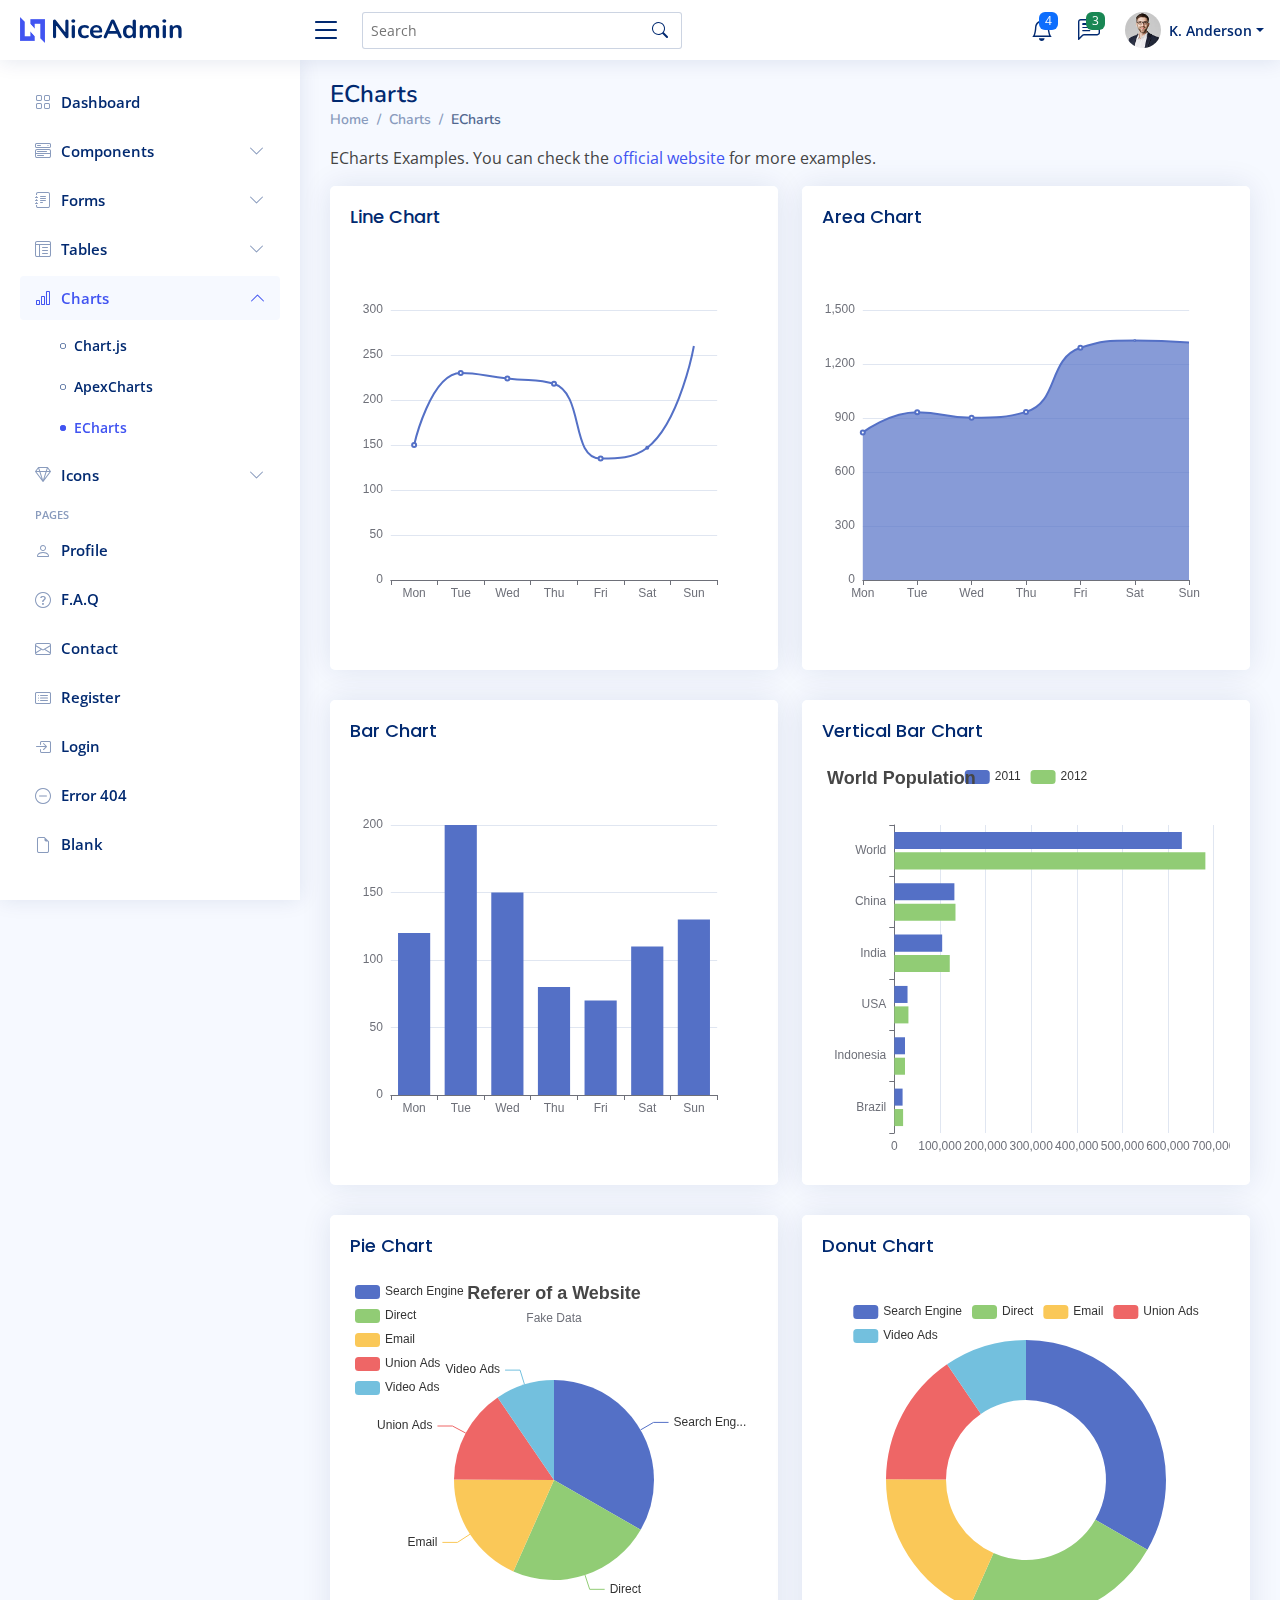
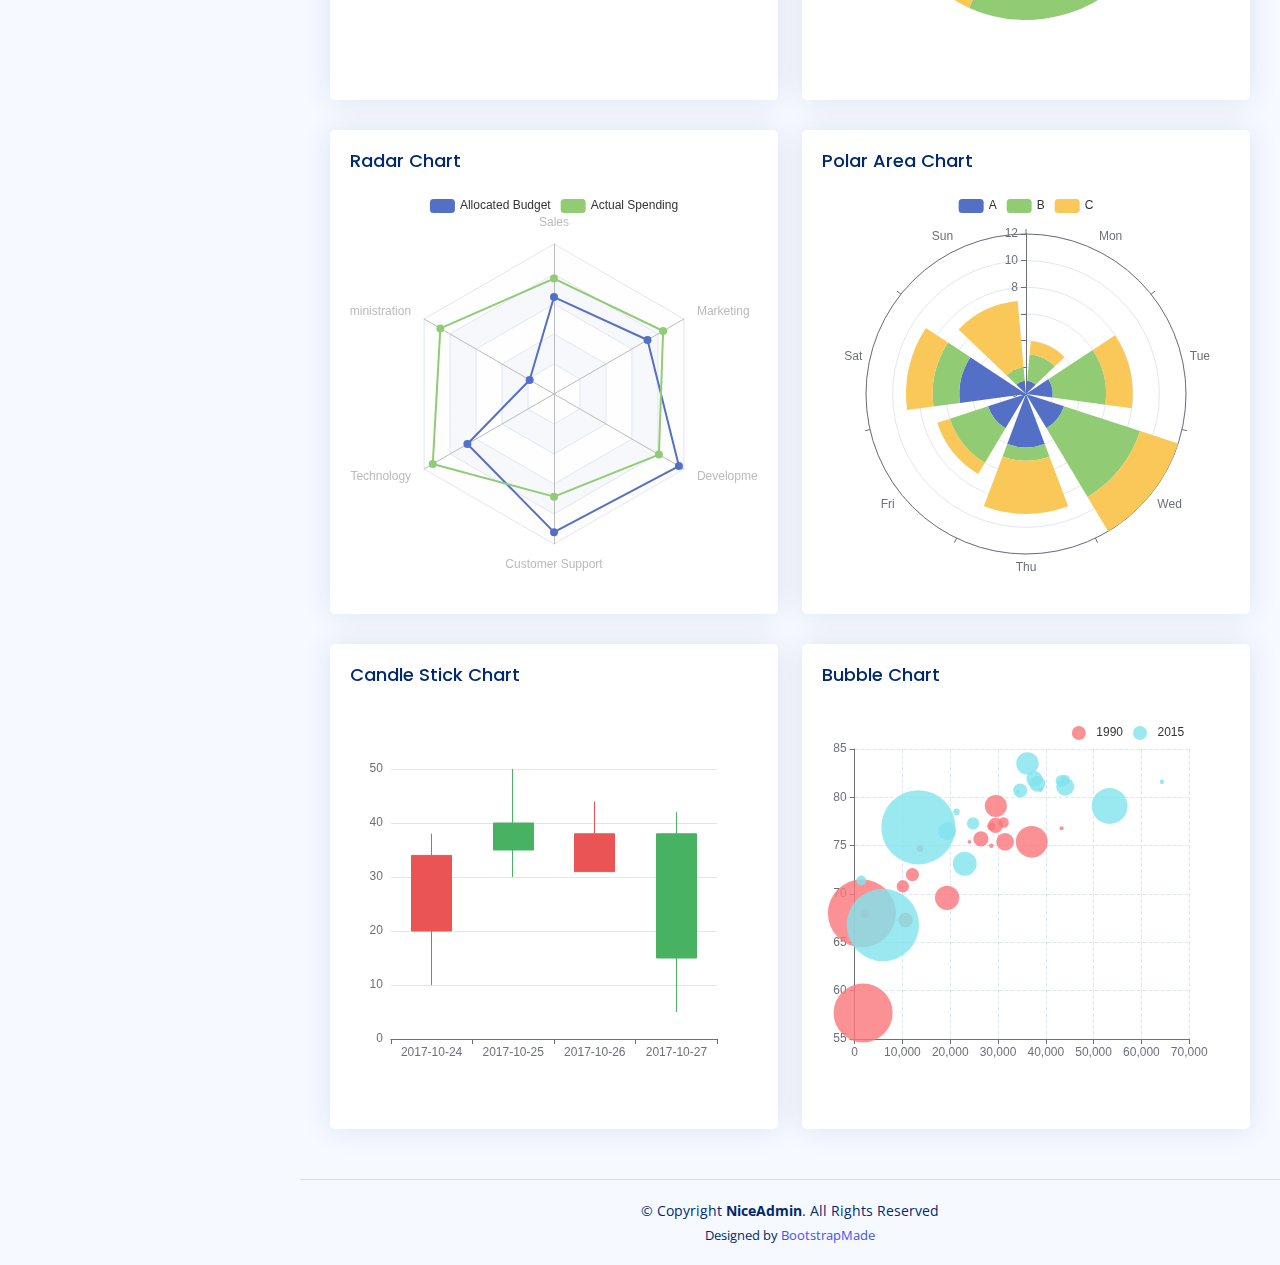
<file: ChoosenCareHome/wwwroot/NiceAdmin/charts-echarts.html>
<!DOCTYPE html>
<html lang="en">

<head>
  <meta charset="utf-8">
  <meta content="width=device-width, initial-scale=1.0" name="viewport">

  <title>Charts / ECharts - NiceAdmin Bootstrap Template</title>
  <meta content="" name="description">
  <meta content="" name="keywords">

  <!-- Favicons -->
  <link href="assets/img/favicon.png" rel="icon">
  <link href="assets/img/apple-touch-icon.png" rel="apple-touch-icon">

  <!-- Google Fonts -->
  <link href="https://fonts.gstatic.com" rel="preconnect">
  <link href="https://fonts.googleapis.com/css?family=Open+Sans:300,300i,400,400i,600,600i,700,700i|Nunito:300,300i,400,400i,600,600i,700,700i|Poppins:300,300i,400,400i,500,500i,600,600i,700,700i" rel="stylesheet">

  <!-- Vendor CSS Files -->
  <link href="assets/vendor/bootstrap/css/bootstrap.min.css" rel="stylesheet">
  <link href="assets/vendor/bootstrap-icons/bootstrap-icons.css" rel="stylesheet">
  <link href="assets/vendor/boxicons/css/boxicons.min.css" rel="stylesheet">
  <link href="assets/vendor/quill/quill.snow.css" rel="stylesheet">
  <link href="assets/vendor/quill/quill.bubble.css" rel="stylesheet">
  <link href="assets/vendor/remixicon/remixicon.css" rel="stylesheet">
  <link href="assets/vendor/simple-datatables/style.css" rel="stylesheet">

  <!-- Template Main CSS File -->
  <link href="assets/css/style.css" rel="stylesheet">

  <!-- =======================================================
  * Template Name: NiceAdmin
  * Updated: Jan 29 2024 with Bootstrap v5.3.2
  * Template URL: https://bootstrapmade.com/nice-admin-bootstrap-admin-html-template/
  * Author: BootstrapMade.com
  * License: https://bootstrapmade.com/license/
  ======================================================== -->
</head>

<body>

  <!-- ======= Header ======= -->
  <header id="header" class="header fixed-top d-flex align-items-center">

    <div class="d-flex align-items-center justify-content-between">
      <a href="index.html" class="logo d-flex align-items-center">
        <img src="assets/img/logo.png" alt="">
        <span class="d-none d-lg-block">NiceAdmin</span>
      </a>
      <i class="bi bi-list toggle-sidebar-btn"></i>
    </div><!-- End Logo -->

    <div class="search-bar">
      <form class="search-form d-flex align-items-center" method="POST" action="#">
        <input type="text" name="query" placeholder="Search" title="Enter search keyword">
        <button type="submit" title="Search"><i class="bi bi-search"></i></button>
      </form>
    </div><!-- End Search Bar -->

    <nav class="header-nav ms-auto">
      <ul class="d-flex align-items-center">

        <li class="nav-item d-block d-lg-none">
          <a class="nav-link nav-icon search-bar-toggle " href="#">
            <i class="bi bi-search"></i>
          </a>
        </li><!-- End Search Icon-->

        <li class="nav-item dropdown">

          <a class="nav-link nav-icon" href="#" data-bs-toggle="dropdown">
            <i class="bi bi-bell"></i>
            <span class="badge bg-primary badge-number">4</span>
          </a><!-- End Notification Icon -->

          <ul class="dropdown-menu dropdown-menu-end dropdown-menu-arrow notifications">
            <li class="dropdown-header">
              You have 4 new notifications
              <a href="#"><span class="badge rounded-pill bg-primary p-2 ms-2">View all</span></a>
            </li>
            <li>
              <hr class="dropdown-divider">
            </li>

            <li class="notification-item">
              <i class="bi bi-exclamation-circle text-warning"></i>
              <div>
                <h4>Lorem Ipsum</h4>
                <p>Quae dolorem earum veritatis oditseno</p>
                <p>30 min. ago</p>
              </div>
            </li>

            <li>
              <hr class="dropdown-divider">
            </li>

            <li class="notification-item">
              <i class="bi bi-x-circle text-danger"></i>
              <div>
                <h4>Atque rerum nesciunt</h4>
                <p>Quae dolorem earum veritatis oditseno</p>
                <p>1 hr. ago</p>
              </div>
            </li>

            <li>
              <hr class="dropdown-divider">
            </li>

            <li class="notification-item">
              <i class="bi bi-check-circle text-success"></i>
              <div>
                <h4>Sit rerum fuga</h4>
                <p>Quae dolorem earum veritatis oditseno</p>
                <p>2 hrs. ago</p>
              </div>
            </li>

            <li>
              <hr class="dropdown-divider">
            </li>

            <li class="notification-item">
              <i class="bi bi-info-circle text-primary"></i>
              <div>
                <h4>Dicta reprehenderit</h4>
                <p>Quae dolorem earum veritatis oditseno</p>
                <p>4 hrs. ago</p>
              </div>
            </li>

            <li>
              <hr class="dropdown-divider">
            </li>
            <li class="dropdown-footer">
              <a href="#">Show all notifications</a>
            </li>

          </ul><!-- End Notification Dropdown Items -->

        </li><!-- End Notification Nav -->

        <li class="nav-item dropdown">

          <a class="nav-link nav-icon" href="#" data-bs-toggle="dropdown">
            <i class="bi bi-chat-left-text"></i>
            <span class="badge bg-success badge-number">3</span>
          </a><!-- End Messages Icon -->

          <ul class="dropdown-menu dropdown-menu-end dropdown-menu-arrow messages">
            <li class="dropdown-header">
              You have 3 new messages
              <a href="#"><span class="badge rounded-pill bg-primary p-2 ms-2">View all</span></a>
            </li>
            <li>
              <hr class="dropdown-divider">
            </li>

            <li class="message-item">
              <a href="#">
                <img src="assets/img/messages-1.jpg" alt="" class="rounded-circle">
                <div>
                  <h4>Maria Hudson</h4>
                  <p>Velit asperiores et ducimus soluta repudiandae labore officia est ut...</p>
                  <p>4 hrs. ago</p>
                </div>
              </a>
            </li>
            <li>
              <hr class="dropdown-divider">
            </li>

            <li class="message-item">
              <a href="#">
                <img src="assets/img/messages-2.jpg" alt="" class="rounded-circle">
                <div>
                  <h4>Anna Nelson</h4>
                  <p>Velit asperiores et ducimus soluta repudiandae labore officia est ut...</p>
                  <p>6 hrs. ago</p>
                </div>
              </a>
            </li>
            <li>
              <hr class="dropdown-divider">
            </li>

            <li class="message-item">
              <a href="#">
                <img src="assets/img/messages-3.jpg" alt="" class="rounded-circle">
                <div>
                  <h4>David Muldon</h4>
                  <p>Velit asperiores et ducimus soluta repudiandae labore officia est ut...</p>
                  <p>8 hrs. ago</p>
                </div>
              </a>
            </li>
            <li>
              <hr class="dropdown-divider">
            </li>

            <li class="dropdown-footer">
              <a href="#">Show all messages</a>
            </li>

          </ul><!-- End Messages Dropdown Items -->

        </li><!-- End Messages Nav -->

        <li class="nav-item dropdown pe-3">

          <a class="nav-link nav-profile d-flex align-items-center pe-0" href="#" data-bs-toggle="dropdown">
            <img src="assets/img/profile-img.jpg" alt="Profile" class="rounded-circle">
            <span class="d-none d-md-block dropdown-toggle ps-2">K. Anderson</span>
          </a><!-- End Profile Iamge Icon -->

          <ul class="dropdown-menu dropdown-menu-end dropdown-menu-arrow profile">
            <li class="dropdown-header">
              <h6>Kevin Anderson</h6>
              <span>Web Designer</span>
            </li>
            <li>
              <hr class="dropdown-divider">
            </li>

            <li>
              <a class="dropdown-item d-flex align-items-center" href="users-profile.html">
                <i class="bi bi-person"></i>
                <span>My Profile</span>
              </a>
            </li>
            <li>
              <hr class="dropdown-divider">
            </li>

            <li>
              <a class="dropdown-item d-flex align-items-center" href="users-profile.html">
                <i class="bi bi-gear"></i>
                <span>Account Settings</span>
              </a>
            </li>
            <li>
              <hr class="dropdown-divider">
            </li>

            <li>
              <a class="dropdown-item d-flex align-items-center" href="pages-faq.html">
                <i class="bi bi-question-circle"></i>
                <span>Need Help?</span>
              </a>
            </li>
            <li>
              <hr class="dropdown-divider">
            </li>

            <li>
              <a class="dropdown-item d-flex align-items-center" href="#">
                <i class="bi bi-box-arrow-right"></i>
                <span>Sign Out</span>
              </a>
            </li>

          </ul><!-- End Profile Dropdown Items -->
        </li><!-- End Profile Nav -->

      </ul>
    </nav><!-- End Icons Navigation -->

  </header><!-- End Header -->

  <!-- ======= Sidebar ======= -->
  <aside id="sidebar" class="sidebar">

    <ul class="sidebar-nav" id="sidebar-nav">

      <li class="nav-item">
        <a class="nav-link collapsed" href="index.html">
          <i class="bi bi-grid"></i>
          <span>Dashboard</span>
        </a>
      </li><!-- End Dashboard Nav -->

      <li class="nav-item">
        <a class="nav-link collapsed" data-bs-target="#components-nav" data-bs-toggle="collapse" href="#">
          <i class="bi bi-menu-button-wide"></i><span>Components</span><i class="bi bi-chevron-down ms-auto"></i>
        </a>
        <ul id="components-nav" class="nav-content collapse " data-bs-parent="#sidebar-nav">
          <li>
            <a href="components-alerts.html">
              <i class="bi bi-circle"></i><span>Alerts</span>
            </a>
          </li>
          <li>
            <a href="components-accordion.html">
              <i class="bi bi-circle"></i><span>Accordion</span>
            </a>
          </li>
          <li>
            <a href="components-badges.html">
              <i class="bi bi-circle"></i><span>Badges</span>
            </a>
          </li>
          <li>
            <a href="components-breadcrumbs.html">
              <i class="bi bi-circle"></i><span>Breadcrumbs</span>
            </a>
          </li>
          <li>
            <a href="components-buttons.html">
              <i class="bi bi-circle"></i><span>Buttons</span>
            </a>
          </li>
          <li>
            <a href="components-cards.html">
              <i class="bi bi-circle"></i><span>Cards</span>
            </a>
          </li>
          <li>
            <a href="components-carousel.html">
              <i class="bi bi-circle"></i><span>Carousel</span>
            </a>
          </li>
          <li>
            <a href="components-list-group.html">
              <i class="bi bi-circle"></i><span>List group</span>
            </a>
          </li>
          <li>
            <a href="components-modal.html">
              <i class="bi bi-circle"></i><span>Modal</span>
            </a>
          </li>
          <li>
            <a href="components-tabs.html">
              <i class="bi bi-circle"></i><span>Tabs</span>
            </a>
          </li>
          <li>
            <a href="components-pagination.html">
              <i class="bi bi-circle"></i><span>Pagination</span>
            </a>
          </li>
          <li>
            <a href="components-progress.html">
              <i class="bi bi-circle"></i><span>Progress</span>
            </a>
          </li>
          <li>
            <a href="components-spinners.html">
              <i class="bi bi-circle"></i><span>Spinners</span>
            </a>
          </li>
          <li>
            <a href="components-tooltips.html">
              <i class="bi bi-circle"></i><span>Tooltips</span>
            </a>
          </li>
        </ul>
      </li><!-- End Components Nav -->

      <li class="nav-item">
        <a class="nav-link collapsed" data-bs-target="#forms-nav" data-bs-toggle="collapse" href="#">
          <i class="bi bi-journal-text"></i><span>Forms</span><i class="bi bi-chevron-down ms-auto"></i>
        </a>
        <ul id="forms-nav" class="nav-content collapse " data-bs-parent="#sidebar-nav">
          <li>
            <a href="forms-elements.html">
              <i class="bi bi-circle"></i><span>Form Elements</span>
            </a>
          </li>
          <li>
            <a href="forms-layouts.html">
              <i class="bi bi-circle"></i><span>Form Layouts</span>
            </a>
          </li>
          <li>
            <a href="forms-editors.html">
              <i class="bi bi-circle"></i><span>Form Editors</span>
            </a>
          </li>
          <li>
            <a href="forms-validation.html">
              <i class="bi bi-circle"></i><span>Form Validation</span>
            </a>
          </li>
        </ul>
      </li><!-- End Forms Nav -->

      <li class="nav-item">
        <a class="nav-link collapsed" data-bs-target="#tables-nav" data-bs-toggle="collapse" href="#">
          <i class="bi bi-layout-text-window-reverse"></i><span>Tables</span><i class="bi bi-chevron-down ms-auto"></i>
        </a>
        <ul id="tables-nav" class="nav-content collapse " data-bs-parent="#sidebar-nav">
          <li>
            <a href="tables-general.html">
              <i class="bi bi-circle"></i><span>General Tables</span>
            </a>
          </li>
          <li>
            <a href="tables-data.html">
              <i class="bi bi-circle"></i><span>Data Tables</span>
            </a>
          </li>
        </ul>
      </li><!-- End Tables Nav -->

      <li class="nav-item">
        <a class="nav-link " data-bs-target="#charts-nav" data-bs-toggle="collapse" href="#">
          <i class="bi bi-bar-chart"></i><span>Charts</span><i class="bi bi-chevron-down ms-auto"></i>
        </a>
        <ul id="charts-nav" class="nav-content collapse show" data-bs-parent="#sidebar-nav">
          <li>
            <a href="charts-chartjs.html">
              <i class="bi bi-circle"></i><span>Chart.js</span>
            </a>
          </li>
          <li>
            <a href="charts-apexcharts.html">
              <i class="bi bi-circle"></i><span>ApexCharts</span>
            </a>
          </li>
          <li>
            <a href="charts-echarts.html" class="active">
              <i class="bi bi-circle"></i><span>ECharts</span>
            </a>
          </li>
        </ul>
      </li><!-- End Charts Nav -->

      <li class="nav-item">
        <a class="nav-link collapsed" data-bs-target="#icons-nav" data-bs-toggle="collapse" href="#">
          <i class="bi bi-gem"></i><span>Icons</span><i class="bi bi-chevron-down ms-auto"></i>
        </a>
        <ul id="icons-nav" class="nav-content collapse " data-bs-parent="#sidebar-nav">
          <li>
            <a href="icons-bootstrap.html">
              <i class="bi bi-circle"></i><span>Bootstrap Icons</span>
            </a>
          </li>
          <li>
            <a href="icons-remix.html">
              <i class="bi bi-circle"></i><span>Remix Icons</span>
            </a>
          </li>
          <li>
            <a href="icons-boxicons.html">
              <i class="bi bi-circle"></i><span>Boxicons</span>
            </a>
          </li>
        </ul>
      </li><!-- End Icons Nav -->

      <li class="nav-heading">Pages</li>

      <li class="nav-item">
        <a class="nav-link collapsed" href="users-profile.html">
          <i class="bi bi-person"></i>
          <span>Profile</span>
        </a>
      </li><!-- End Profile Page Nav -->

      <li class="nav-item">
        <a class="nav-link collapsed" href="pages-faq.html">
          <i class="bi bi-question-circle"></i>
          <span>F.A.Q</span>
        </a>
      </li><!-- End F.A.Q Page Nav -->

      <li class="nav-item">
        <a class="nav-link collapsed" href="pages-contact.html">
          <i class="bi bi-envelope"></i>
          <span>Contact</span>
        </a>
      </li><!-- End Contact Page Nav -->

      <li class="nav-item">
        <a class="nav-link collapsed" href="pages-register.html">
          <i class="bi bi-card-list"></i>
          <span>Register</span>
        </a>
      </li><!-- End Register Page Nav -->

      <li class="nav-item">
        <a class="nav-link collapsed" href="pages-login.html">
          <i class="bi bi-box-arrow-in-right"></i>
          <span>Login</span>
        </a>
      </li><!-- End Login Page Nav -->

      <li class="nav-item">
        <a class="nav-link collapsed" href="pages-error-404.html">
          <i class="bi bi-dash-circle"></i>
          <span>Error 404</span>
        </a>
      </li><!-- End Error 404 Page Nav -->

      <li class="nav-item">
        <a class="nav-link collapsed" href="pages-blank.html">
          <i class="bi bi-file-earmark"></i>
          <span>Blank</span>
        </a>
      </li><!-- End Blank Page Nav -->

    </ul>

  </aside><!-- End Sidebar-->

  <main id="main" class="main">

    <div class="pagetitle">
      <h1>ECharts</h1>
      <nav>
        <ol class="breadcrumb">
          <li class="breadcrumb-item"><a href="index.html">Home</a></li>
          <li class="breadcrumb-item">Charts</li>
          <li class="breadcrumb-item active">ECharts</li>
        </ol>
      </nav>
    </div><!-- End Page Title -->

    <p>ECharts Examples. You can check the <a href="https://echarts.apache.org/examples/en/index.html" target="_blank">official website</a> for more examples.</p>

    <section class="section">
      <div class="row">

        <div class="col-lg-6">
          <div class="card">
            <div class="card-body">
              <h5 class="card-title">Line Chart</h5>

              <!-- Line Chart -->
              <div id="lineChart" style="min-height: 400px;" class="echart"></div>

              <script>
                document.addEventListener("DOMContentLoaded", () => {
                  echarts.init(document.querySelector("#lineChart")).setOption({
                    xAxis: {
                      type: 'category',
                      data: ['Mon', 'Tue', 'Wed', 'Thu', 'Fri', 'Sat', 'Sun']
                    },
                    yAxis: {
                      type: 'value'
                    },
                    series: [{
                      data: [150, 230, 224, 218, 135, 147, 260],
                      type: 'line',
                      smooth: true
                    }]
                  });
                });
              </script>
              <!-- End Line Chart -->

            </div>
          </div>
        </div>

        <div class="col-lg-6">
          <div class="card">
            <div class="card-body">
              <h5 class="card-title">Area Chart</h5>

              <!-- Area Chart -->
              <div id="areaChart" style="min-height: 400px;" class="echart"></div>

              <script>
                document.addEventListener("DOMContentLoaded", () => {
                  echarts.init(document.querySelector("#areaChart")).setOption({
                    xAxis: {
                      type: 'category',
                      boundaryGap: false,
                      data: ['Mon', 'Tue', 'Wed', 'Thu', 'Fri', 'Sat', 'Sun']
                    },
                    yAxis: {
                      type: 'value'
                    },
                    series: [{
                      data: [820, 932, 901, 934, 1290, 1330, 1320],
                      type: 'line',
                      smooth: true,
                      areaStyle: {}
                    }]
                  });
                });
              </script>
              <!-- End Area Chart -->

            </div>
          </div>
        </div>

        <div class="col-lg-6">
          <div class="card">
            <div class="card-body">
              <h5 class="card-title">Bar Chart</h5>

              <!-- Bar Chart -->
              <div id="barChart" style="min-height: 400px;" class="echart"></div>

              <script>
                document.addEventListener("DOMContentLoaded", () => {
                  echarts.init(document.querySelector("#barChart")).setOption({
                    xAxis: {
                      type: 'category',
                      data: ['Mon', 'Tue', 'Wed', 'Thu', 'Fri', 'Sat', 'Sun']
                    },
                    yAxis: {
                      type: 'value'
                    },
                    series: [{
                      data: [120, 200, 150, 80, 70, 110, 130],
                      type: 'bar'
                    }]
                  });
                });
              </script>
              <!-- End Bar Chart -->

            </div>
          </div>
        </div>

        <div class="col-lg-6">
          <div class="card">
            <div class="card-body">
              <h5 class="card-title">Vertical Bar Chart</h5>

              <!-- Vertical Bar Chart -->
              <div id="verticalBarChart" style="min-height: 400px;" class="echart"></div>

              <script>
                document.addEventListener("DOMContentLoaded", () => {
                  echarts.init(document.querySelector("#verticalBarChart")).setOption({
                    title: {
                      text: 'World Population'
                    },
                    tooltip: {
                      trigger: 'axis',
                      axisPointer: {
                        type: 'shadow'
                      }
                    },
                    legend: {},
                    grid: {
                      left: '3%',
                      right: '4%',
                      bottom: '3%',
                      containLabel: true
                    },
                    xAxis: {
                      type: 'value',
                      boundaryGap: [0, 0.01]
                    },
                    yAxis: {
                      type: 'category',
                      data: ['Brazil', 'Indonesia', 'USA', 'India', 'China', 'World']
                    },
                    series: [{
                        name: '2011',
                        type: 'bar',
                        data: [18203, 23489, 29034, 104970, 131744, 630230]
                      },
                      {
                        name: '2012',
                        type: 'bar',
                        data: [19325, 23438, 31000, 121594, 134141, 681807]
                      }
                    ]
                  });
                });
              </script>
              <!-- End Vertical Bar Chart -->

            </div>
          </div>
        </div>

        <div class="col-lg-6">
          <div class="card">
            <div class="card-body">
              <h5 class="card-title">Pie Chart</h5>

              <!-- Pie Chart -->
              <div id="pieChart" style="min-height: 400px;" class="echart"></div>

              <script>
                document.addEventListener("DOMContentLoaded", () => {
                  echarts.init(document.querySelector("#pieChart")).setOption({
                    title: {
                      text: 'Referer of a Website',
                      subtext: 'Fake Data',
                      left: 'center'
                    },
                    tooltip: {
                      trigger: 'item'
                    },
                    legend: {
                      orient: 'vertical',
                      left: 'left'
                    },
                    series: [{
                      name: 'Access From',
                      type: 'pie',
                      radius: '50%',
                      data: [{
                          value: 1048,
                          name: 'Search Engine'
                        },
                        {
                          value: 735,
                          name: 'Direct'
                        },
                        {
                          value: 580,
                          name: 'Email'
                        },
                        {
                          value: 484,
                          name: 'Union Ads'
                        },
                        {
                          value: 300,
                          name: 'Video Ads'
                        }
                      ],
                      emphasis: {
                        itemStyle: {
                          shadowBlur: 10,
                          shadowOffsetX: 0,
                          shadowColor: 'rgba(0, 0, 0, 0.5)'
                        }
                      }
                    }]
                  });
                });
              </script>
              <!-- End Pie Chart -->

            </div>
          </div>
        </div>

        <div class="col-lg-6">
          <div class="card">
            <div class="card-body">
              <h5 class="card-title">Donut Chart</h5>

              <!-- Donut Chart -->
              <div id="donutChart" style="min-height: 400px;" class="echart"></div>

              <script>
                document.addEventListener("DOMContentLoaded", () => {
                  echarts.init(document.querySelector("#donutChart")).setOption({
                    tooltip: {
                      trigger: 'item'
                    },
                    legend: {
                      top: '5%',
                      left: 'center'
                    },
                    series: [{
                      name: 'Access From',
                      type: 'pie',
                      radius: ['40%', '70%'],
                      avoidLabelOverlap: false,
                      label: {
                        show: false,
                        position: 'center'
                      },
                      emphasis: {
                        label: {
                          show: true,
                          fontSize: '18',
                          fontWeight: 'bold'
                        }
                      },
                      labelLine: {
                        show: false
                      },
                      data: [{
                          value: 1048,
                          name: 'Search Engine'
                        },
                        {
                          value: 735,
                          name: 'Direct'
                        },
                        {
                          value: 580,
                          name: 'Email'
                        },
                        {
                          value: 484,
                          name: 'Union Ads'
                        },
                        {
                          value: 300,
                          name: 'Video Ads'
                        }
                      ]
                    }]
                  });
                });
              </script>
              <!-- End Donut Chart -->

            </div>
          </div>
        </div>

        <div class="col-lg-6">
          <div class="card">
            <div class="card-body">
              <h5 class="card-title">Radar Chart</h5>

              <!-- Radar Chart -->
              <div id="radarChart" style="min-height: 400px;" class="echart"></div>

              <script>
                document.addEventListener("DOMContentLoaded", () => {
                  echarts.init(document.querySelector("#radarChart")).setOption({
                    legend: {
                      data: ['Allocated Budget', 'Actual Spending']
                    },
                    radar: {
                      // shape: 'circle',
                      indicator: [{
                          name: 'Sales',
                          max: 6500
                        },
                        {
                          name: 'Administration',
                          max: 16000
                        },
                        {
                          name: 'Information Technology',
                          max: 30000
                        },
                        {
                          name: 'Customer Support',
                          max: 38000
                        },
                        {
                          name: 'Development',
                          max: 52000
                        },
                        {
                          name: 'Marketing',
                          max: 25000
                        }
                      ]
                    },
                    series: [{
                      name: 'Budget vs spending',
                      type: 'radar',
                      data: [{
                          value: [4200, 3000, 20000, 35000, 50000, 18000],
                          name: 'Allocated Budget'
                        },
                        {
                          value: [5000, 14000, 28000, 26000, 42000, 21000],
                          name: 'Actual Spending'
                        }
                      ]
                    }]
                  });
                });
              </script>
              <!-- End Radar Chart -->

            </div>
          </div>
        </div>

        <div class="col-lg-6">
          <div class="card">
            <div class="card-body">
              <h5 class="card-title">Polar Area Chart</h5>

              <!-- Polar Area Chart -->
              <div id="polarAreaChart" style="min-height: 400px;" class="echart"></div>

              <script>
                document.addEventListener("DOMContentLoaded", () => {
                  echarts.init(document.querySelector("#polarAreaChart")).setOption({
                    angleAxis: {
                      type: 'category',
                      data: ['Mon', 'Tue', 'Wed', 'Thu', 'Fri', 'Sat', 'Sun']
                    },
                    radiusAxis: {},
                    polar: {},
                    series: [{
                        type: 'bar',
                        data: [1, 2, 3, 4, 3, 5, 1],
                        coordinateSystem: 'polar',
                        name: 'A',
                        stack: 'a',
                        emphasis: {
                          focus: 'series'
                        }
                      },
                      {
                        type: 'bar',
                        data: [2, 4, 6, 1, 3, 2, 1],
                        coordinateSystem: 'polar',
                        name: 'B',
                        stack: 'a',
                        emphasis: {
                          focus: 'series'
                        }
                      },
                      {
                        type: 'bar',
                        data: [1, 2, 3, 4, 1, 2, 5],
                        coordinateSystem: 'polar',
                        name: 'C',
                        stack: 'a',
                        emphasis: {
                          focus: 'series'
                        }
                      }
                    ],
                    legend: {
                      show: true,
                      data: ['A', 'B', 'C']
                    }
                  });
                });
              </script>
              <!-- End Polar Area Chart -->

            </div>
          </div>
        </div>

        <div class="col-lg-6">
          <div class="card">
            <div class="card-body">
              <h5 class="card-title">Candle Stick Chart</h5>

              <!-- Candle Stick Chart -->
              <div id="candleStickChart" style="min-height: 400px;" class="echart"></div>

              <script>
                document.addEventListener("DOMContentLoaded", () => {
                  echarts.init(document.querySelector("#candleStickChart")).setOption({
                    xAxis: {
                      data: ['2017-10-24', '2017-10-25', '2017-10-26', '2017-10-27']
                    },
                    yAxis: {},
                    series: [{
                      type: 'candlestick',
                      data: [
                        [20, 34, 10, 38],
                        [40, 35, 30, 50],
                        [31, 38, 33, 44],
                        [38, 15, 5, 42]
                      ]
                    }]
                  });
                });
              </script>
              <!-- End Candle Stick Chart -->

            </div>
          </div>
        </div>

        <div class="col-lg-6">
          <div class="card">
            <div class="card-body">
              <h5 class="card-title">Bubble Chart</h5>

              <!-- Bubble Chart -->
              <div id="bubbleChart" style="min-height: 400px;" class="echart"></div>

              <script>
                document.addEventListener("DOMContentLoaded", () => {
                  const data = [
                    [
                      [28604, 77, 17096869, 'Australia', 1990],
                      [31163, 77.4, 27662440, 'Canada', 1990],
                      [1516, 68, 1154605773, 'China', 1990],
                      [13670, 74.7, 10582082, 'Cuba', 1990],
                      [28599, 75, 4986705, 'Finland', 1990],
                      [29476, 77.1, 56943299, 'France', 1990],
                      [31476, 75.4, 78958237, 'Germany', 1990],
                      [28666, 78.1, 254830, 'Iceland', 1990],
                      [1777, 57.7, 870601776, 'India', 1990],
                      [29550, 79.1, 122249285, 'Japan', 1990],
                      [2076, 67.9, 20194354, 'North Korea', 1990],
                      [12087, 72, 42972254, 'South Korea', 1990],
                      [24021, 75.4, 3397534, 'New Zealand', 1990],
                      [43296, 76.8, 4240375, 'Norway', 1990],
                      [10088, 70.8, 38195258, 'Poland', 1990],
                      [19349, 69.6, 147568552, 'Russia', 1990],
                      [10670, 67.3, 53994605, 'Turkey', 1990],
                      [26424, 75.7, 57110117, 'United Kingdom', 1990],
                      [37062, 75.4, 252847810, 'United States', 1990]
                    ],
                    [
                      [44056, 81.8, 23968973, 'Australia', 2015],
                      [43294, 81.7, 35939927, 'Canada', 2015],
                      [13334, 76.9, 1376048943, 'China', 2015],
                      [21291, 78.5, 11389562, 'Cuba', 2015],
                      [38923, 80.8, 5503457, 'Finland', 2015],
                      [37599, 81.9, 64395345, 'France', 2015],
                      [44053, 81.1, 80688545, 'Germany', 2015],
                      [42182, 82.8, 329425, 'Iceland', 2015],
                      [5903, 66.8, 1311050527, 'India', 2015],
                      [36162, 83.5, 126573481, 'Japan', 2015],
                      [1390, 71.4, 25155317, 'North Korea', 2015],
                      [34644, 80.7, 50293439, 'South Korea', 2015],
                      [34186, 80.6, 4528526, 'New Zealand', 2015],
                      [64304, 81.6, 5210967, 'Norway', 2015],
                      [24787, 77.3, 38611794, 'Poland', 2015],
                      [23038, 73.13, 143456918, 'Russia', 2015],
                      [19360, 76.5, 78665830, 'Turkey', 2015],
                      [38225, 81.4, 64715810, 'United Kingdom', 2015],
                      [53354, 79.1, 321773631, 'United States', 2015]
                    ]
                  ];
                  echarts.init(document.querySelector("#bubbleChart")).setOption({
                    legend: {
                      right: '10%',
                      top: '3%',
                      data: ['1990', '2015']
                    },
                    grid: {
                      left: '8%',
                      top: '10%'
                    },
                    xAxis: {
                      splitLine: {
                        lineStyle: {
                          type: 'dashed'
                        }
                      }
                    },
                    yAxis: {
                      splitLine: {
                        lineStyle: {
                          type: 'dashed'
                        }
                      },
                      scale: true
                    },
                    series: [{
                        name: '1990',
                        data: data[0],
                        type: 'scatter',
                        symbolSize: function(data) {
                          return Math.sqrt(data[2]) / 5e2;
                        },
                        emphasis: {
                          focus: 'series',
                          label: {
                            show: true,
                            formatter: function(param) {
                              return param.data[3];
                            },
                            position: 'top'
                          }
                        },
                        itemStyle: {
                          color: 'rgb(251, 118, 123)'
                        }
                      },
                      {
                        name: '2015',
                        data: data[1],
                        type: 'scatter',
                        symbolSize: function(data) {
                          return Math.sqrt(data[2]) / 5e2;
                        },
                        emphasis: {
                          focus: 'series',
                          label: {
                            show: true,
                            formatter: function(param) {
                              return param.data[3];
                            },
                            position: 'top'
                          }
                        },
                        itemStyle: {
                          color: 'rgb(129, 227, 238)'
                        }
                      }
                    ]
                  });
                });
              </script>
              <!-- End Bubble Chart -->

            </div>
          </div>
        </div>

      </div>
    </section>

  </main><!-- End #main -->

  <!-- ======= Footer ======= -->
  <footer id="footer" class="footer">
    <div class="copyright">
      &copy; Copyright <strong><span>NiceAdmin</span></strong>. All Rights Reserved
    </div>
    <div class="credits">
      <!-- All the links in the footer should remain intact. -->
      <!-- You can delete the links only if you purchased the pro version. -->
      <!-- Licensing information: https://bootstrapmade.com/license/ -->
      <!-- Purchase the pro version with working PHP/AJAX contact form: https://bootstrapmade.com/nice-admin-bootstrap-admin-html-template/ -->
      Designed by <a href="https://bootstrapmade.com/">BootstrapMade</a>
    </div>
  </footer><!-- End Footer -->

  <a href="#" class="back-to-top d-flex align-items-center justify-content-center"><i class="bi bi-arrow-up-short"></i></a>

  <!-- Vendor JS Files -->
  <script src="assets/vendor/apexcharts/apexcharts.min.js"></script>
  <script src="assets/vendor/bootstrap/js/bootstrap.bundle.min.js"></script>
  <script src="assets/vendor/chart.js/chart.umd.js"></script>
  <script src="assets/vendor/echarts/echarts.min.js"></script>
  <script src="assets/vendor/quill/quill.min.js"></script>
  <script src="assets/vendor/simple-datatables/simple-datatables.js"></script>
  <script src="assets/vendor/tinymce/tinymce.min.js"></script>
  <script src="assets/vendor/php-email-form/validate.js"></script>

  <!-- Template Main JS File -->
  <script src="assets/js/main.js"></script>

</body>

</html>
</file>
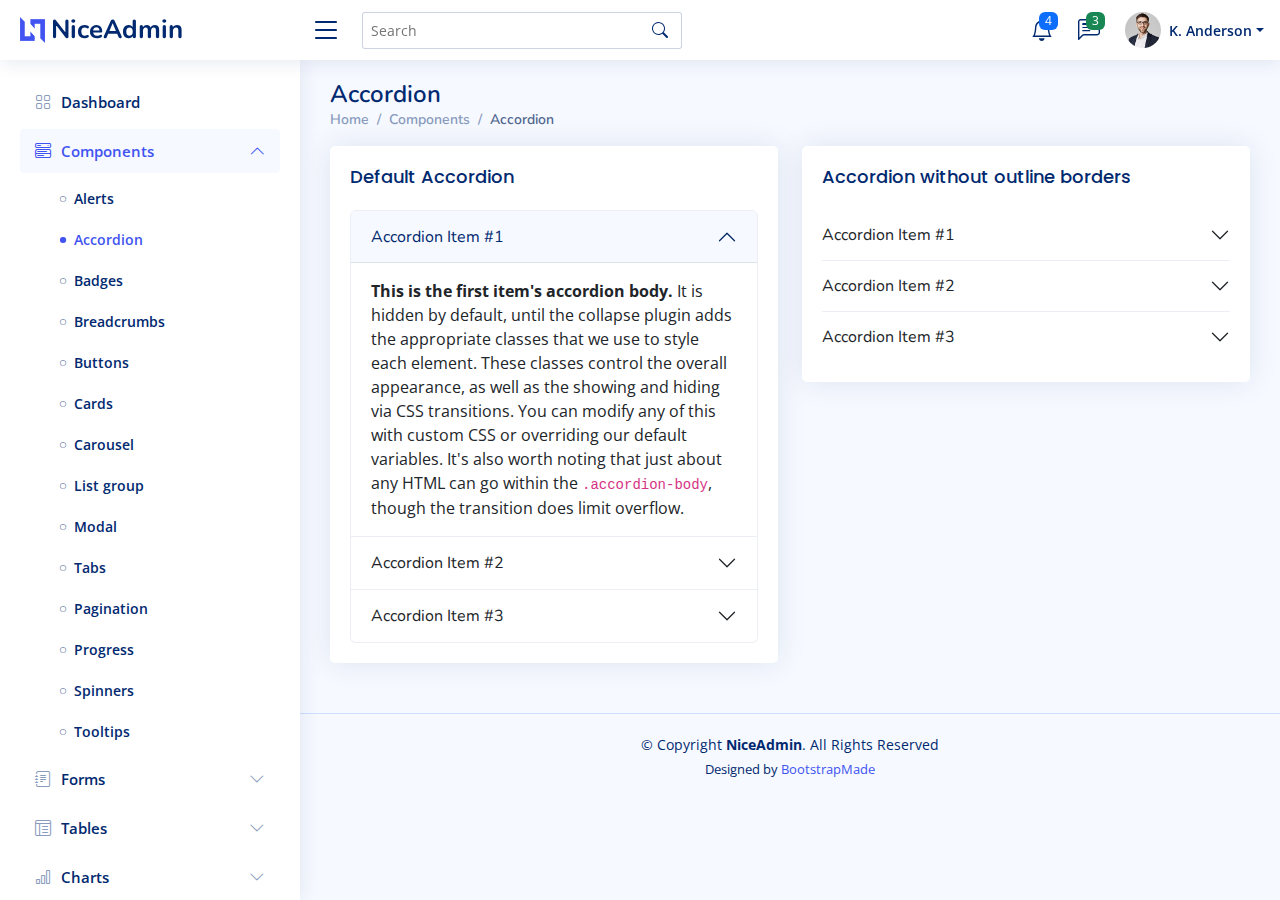
<file: ChoosenCareHome/wwwroot/NiceAdmin/components-accordion.html>
<!DOCTYPE html>
<html lang="en">

<head>
  <meta charset="utf-8">
  <meta content="width=device-width, initial-scale=1.0" name="viewport">

  <title>Components / Accordion - NiceAdmin Bootstrap Template</title>
  <meta content="" name="description">
  <meta content="" name="keywords">

  <!-- Favicons -->
  <link href="assets/img/favicon.png" rel="icon">
  <link href="assets/img/apple-touch-icon.png" rel="apple-touch-icon">

  <!-- Google Fonts -->
  <link href="https://fonts.gstatic.com" rel="preconnect">
  <link href="https://fonts.googleapis.com/css?family=Open+Sans:300,300i,400,400i,600,600i,700,700i|Nunito:300,300i,400,400i,600,600i,700,700i|Poppins:300,300i,400,400i,500,500i,600,600i,700,700i" rel="stylesheet">

  <!-- Vendor CSS Files -->
  <link href="assets/vendor/bootstrap/css/bootstrap.min.css" rel="stylesheet">
  <link href="assets/vendor/bootstrap-icons/bootstrap-icons.css" rel="stylesheet">
  <link href="assets/vendor/boxicons/css/boxicons.min.css" rel="stylesheet">
  <link href="assets/vendor/quill/quill.snow.css" rel="stylesheet">
  <link href="assets/vendor/quill/quill.bubble.css" rel="stylesheet">
  <link href="assets/vendor/remixicon/remixicon.css" rel="stylesheet">
  <link href="assets/vendor/simple-datatables/style.css" rel="stylesheet">

  <!-- Template Main CSS File -->
  <link href="assets/css/style.css" rel="stylesheet">

  <!-- =======================================================
  * Template Name: NiceAdmin
  * Updated: Jan 29 2024 with Bootstrap v5.3.2
  * Template URL: https://bootstrapmade.com/nice-admin-bootstrap-admin-html-template/
  * Author: BootstrapMade.com
  * License: https://bootstrapmade.com/license/
  ======================================================== -->
</head>

<body>

  <!-- ======= Header ======= -->
  <header id="header" class="header fixed-top d-flex align-items-center">

    <div class="d-flex align-items-center justify-content-between">
      <a href="index.html" class="logo d-flex align-items-center">
        <img src="assets/img/logo.png" alt="">
        <span class="d-none d-lg-block">NiceAdmin</span>
      </a>
      <i class="bi bi-list toggle-sidebar-btn"></i>
    </div><!-- End Logo -->

    <div class="search-bar">
      <form class="search-form d-flex align-items-center" method="POST" action="#">
        <input type="text" name="query" placeholder="Search" title="Enter search keyword">
        <button type="submit" title="Search"><i class="bi bi-search"></i></button>
      </form>
    </div><!-- End Search Bar -->

    <nav class="header-nav ms-auto">
      <ul class="d-flex align-items-center">

        <li class="nav-item d-block d-lg-none">
          <a class="nav-link nav-icon search-bar-toggle " href="#">
            <i class="bi bi-search"></i>
          </a>
        </li><!-- End Search Icon-->

        <li class="nav-item dropdown">

          <a class="nav-link nav-icon" href="#" data-bs-toggle="dropdown">
            <i class="bi bi-bell"></i>
            <span class="badge bg-primary badge-number">4</span>
          </a><!-- End Notification Icon -->

          <ul class="dropdown-menu dropdown-menu-end dropdown-menu-arrow notifications">
            <li class="dropdown-header">
              You have 4 new notifications
              <a href="#"><span class="badge rounded-pill bg-primary p-2 ms-2">View all</span></a>
            </li>
            <li>
              <hr class="dropdown-divider">
            </li>

            <li class="notification-item">
              <i class="bi bi-exclamation-circle text-warning"></i>
              <div>
                <h4>Lorem Ipsum</h4>
                <p>Quae dolorem earum veritatis oditseno</p>
                <p>30 min. ago</p>
              </div>
            </li>

            <li>
              <hr class="dropdown-divider">
            </li>

            <li class="notification-item">
              <i class="bi bi-x-circle text-danger"></i>
              <div>
                <h4>Atque rerum nesciunt</h4>
                <p>Quae dolorem earum veritatis oditseno</p>
                <p>1 hr. ago</p>
              </div>
            </li>

            <li>
              <hr class="dropdown-divider">
            </li>

            <li class="notification-item">
              <i class="bi bi-check-circle text-success"></i>
              <div>
                <h4>Sit rerum fuga</h4>
                <p>Quae dolorem earum veritatis oditseno</p>
                <p>2 hrs. ago</p>
              </div>
            </li>

            <li>
              <hr class="dropdown-divider">
            </li>

            <li class="notification-item">
              <i class="bi bi-info-circle text-primary"></i>
              <div>
                <h4>Dicta reprehenderit</h4>
                <p>Quae dolorem earum veritatis oditseno</p>
                <p>4 hrs. ago</p>
              </div>
            </li>

            <li>
              <hr class="dropdown-divider">
            </li>
            <li class="dropdown-footer">
              <a href="#">Show all notifications</a>
            </li>

          </ul><!-- End Notification Dropdown Items -->

        </li><!-- End Notification Nav -->

        <li class="nav-item dropdown">

          <a class="nav-link nav-icon" href="#" data-bs-toggle="dropdown">
            <i class="bi bi-chat-left-text"></i>
            <span class="badge bg-success badge-number">3</span>
          </a><!-- End Messages Icon -->

          <ul class="dropdown-menu dropdown-menu-end dropdown-menu-arrow messages">
            <li class="dropdown-header">
              You have 3 new messages
              <a href="#"><span class="badge rounded-pill bg-primary p-2 ms-2">View all</span></a>
            </li>
            <li>
              <hr class="dropdown-divider">
            </li>

            <li class="message-item">
              <a href="#">
                <img src="assets/img/messages-1.jpg" alt="" class="rounded-circle">
                <div>
                  <h4>Maria Hudson</h4>
                  <p>Velit asperiores et ducimus soluta repudiandae labore officia est ut...</p>
                  <p>4 hrs. ago</p>
                </div>
              </a>
            </li>
            <li>
              <hr class="dropdown-divider">
            </li>

            <li class="message-item">
              <a href="#">
                <img src="assets/img/messages-2.jpg" alt="" class="rounded-circle">
                <div>
                  <h4>Anna Nelson</h4>
                  <p>Velit asperiores et ducimus soluta repudiandae labore officia est ut...</p>
                  <p>6 hrs. ago</p>
                </div>
              </a>
            </li>
            <li>
              <hr class="dropdown-divider">
            </li>

            <li class="message-item">
              <a href="#">
                <img src="assets/img/messages-3.jpg" alt="" class="rounded-circle">
                <div>
                  <h4>David Muldon</h4>
                  <p>Velit asperiores et ducimus soluta repudiandae labore officia est ut...</p>
                  <p>8 hrs. ago</p>
                </div>
              </a>
            </li>
            <li>
              <hr class="dropdown-divider">
            </li>

            <li class="dropdown-footer">
              <a href="#">Show all messages</a>
            </li>

          </ul><!-- End Messages Dropdown Items -->

        </li><!-- End Messages Nav -->

        <li class="nav-item dropdown pe-3">

          <a class="nav-link nav-profile d-flex align-items-center pe-0" href="#" data-bs-toggle="dropdown">
            <img src="assets/img/profile-img.jpg" alt="Profile" class="rounded-circle">
            <span class="d-none d-md-block dropdown-toggle ps-2">K. Anderson</span>
          </a><!-- End Profile Iamge Icon -->

          <ul class="dropdown-menu dropdown-menu-end dropdown-menu-arrow profile">
            <li class="dropdown-header">
              <h6>Kevin Anderson</h6>
              <span>Web Designer</span>
            </li>
            <li>
              <hr class="dropdown-divider">
            </li>

            <li>
              <a class="dropdown-item d-flex align-items-center" href="users-profile.html">
                <i class="bi bi-person"></i>
                <span>My Profile</span>
              </a>
            </li>
            <li>
              <hr class="dropdown-divider">
            </li>

            <li>
              <a class="dropdown-item d-flex align-items-center" href="users-profile.html">
                <i class="bi bi-gear"></i>
                <span>Account Settings</span>
              </a>
            </li>
            <li>
              <hr class="dropdown-divider">
            </li>

            <li>
              <a class="dropdown-item d-flex align-items-center" href="pages-faq.html">
                <i class="bi bi-question-circle"></i>
                <span>Need Help?</span>
              </a>
            </li>
            <li>
              <hr class="dropdown-divider">
            </li>

            <li>
              <a class="dropdown-item d-flex align-items-center" href="#">
                <i class="bi bi-box-arrow-right"></i>
                <span>Sign Out</span>
              </a>
            </li>

          </ul><!-- End Profile Dropdown Items -->
        </li><!-- End Profile Nav -->

      </ul>
    </nav><!-- End Icons Navigation -->

  </header><!-- End Header -->

  <!-- ======= Sidebar ======= -->
  <aside id="sidebar" class="sidebar">

    <ul class="sidebar-nav" id="sidebar-nav">

      <li class="nav-item">
        <a class="nav-link collapsed" href="index.html">
          <i class="bi bi-grid"></i>
          <span>Dashboard</span>
        </a>
      </li><!-- End Dashboard Nav -->

      <li class="nav-item">
        <a class="nav-link " data-bs-target="#components-nav" data-bs-toggle="collapse" href="#">
          <i class="bi bi-menu-button-wide"></i><span>Components</span><i class="bi bi-chevron-down ms-auto"></i>
        </a>
        <ul id="components-nav" class="nav-content collapse show" data-bs-parent="#sidebar-nav">
          <li>
            <a href="components-alerts.html">
              <i class="bi bi-circle"></i><span>Alerts</span>
            </a>
          </li>
          <li>
            <a href="components-accordion.html" class="active">
              <i class="bi bi-circle"></i><span>Accordion</span>
            </a>
          </li>
          <li>
            <a href="components-badges.html">
              <i class="bi bi-circle"></i><span>Badges</span>
            </a>
          </li>
          <li>
            <a href="components-breadcrumbs.html">
              <i class="bi bi-circle"></i><span>Breadcrumbs</span>
            </a>
          </li>
          <li>
            <a href="components-buttons.html">
              <i class="bi bi-circle"></i><span>Buttons</span>
            </a>
          </li>
          <li>
            <a href="components-cards.html">
              <i class="bi bi-circle"></i><span>Cards</span>
            </a>
          </li>
          <li>
            <a href="components-carousel.html">
              <i class="bi bi-circle"></i><span>Carousel</span>
            </a>
          </li>
          <li>
            <a href="components-list-group.html">
              <i class="bi bi-circle"></i><span>List group</span>
            </a>
          </li>
          <li>
            <a href="components-modal.html">
              <i class="bi bi-circle"></i><span>Modal</span>
            </a>
          </li>
          <li>
            <a href="components-tabs.html">
              <i class="bi bi-circle"></i><span>Tabs</span>
            </a>
          </li>
          <li>
            <a href="components-pagination.html">
              <i class="bi bi-circle"></i><span>Pagination</span>
            </a>
          </li>
          <li>
            <a href="components-progress.html">
              <i class="bi bi-circle"></i><span>Progress</span>
            </a>
          </li>
          <li>
            <a href="components-spinners.html">
              <i class="bi bi-circle"></i><span>Spinners</span>
            </a>
          </li>
          <li>
            <a href="components-tooltips.html">
              <i class="bi bi-circle"></i><span>Tooltips</span>
            </a>
          </li>
        </ul>
      </li><!-- End Components Nav -->

      <li class="nav-item">
        <a class="nav-link collapsed" data-bs-target="#forms-nav" data-bs-toggle="collapse" href="#">
          <i class="bi bi-journal-text"></i><span>Forms</span><i class="bi bi-chevron-down ms-auto"></i>
        </a>
        <ul id="forms-nav" class="nav-content collapse " data-bs-parent="#sidebar-nav">
          <li>
            <a href="forms-elements.html">
              <i class="bi bi-circle"></i><span>Form Elements</span>
            </a>
          </li>
          <li>
            <a href="forms-layouts.html">
              <i class="bi bi-circle"></i><span>Form Layouts</span>
            </a>
          </li>
          <li>
            <a href="forms-editors.html">
              <i class="bi bi-circle"></i><span>Form Editors</span>
            </a>
          </li>
          <li>
            <a href="forms-validation.html">
              <i class="bi bi-circle"></i><span>Form Validation</span>
            </a>
          </li>
        </ul>
      </li><!-- End Forms Nav -->

      <li class="nav-item">
        <a class="nav-link collapsed" data-bs-target="#tables-nav" data-bs-toggle="collapse" href="#">
          <i class="bi bi-layout-text-window-reverse"></i><span>Tables</span><i class="bi bi-chevron-down ms-auto"></i>
        </a>
        <ul id="tables-nav" class="nav-content collapse " data-bs-parent="#sidebar-nav">
          <li>
            <a href="tables-general.html">
              <i class="bi bi-circle"></i><span>General Tables</span>
            </a>
          </li>
          <li>
            <a href="tables-data.html">
              <i class="bi bi-circle"></i><span>Data Tables</span>
            </a>
          </li>
        </ul>
      </li><!-- End Tables Nav -->

      <li class="nav-item">
        <a class="nav-link collapsed" data-bs-target="#charts-nav" data-bs-toggle="collapse" href="#">
          <i class="bi bi-bar-chart"></i><span>Charts</span><i class="bi bi-chevron-down ms-auto"></i>
        </a>
        <ul id="charts-nav" class="nav-content collapse " data-bs-parent="#sidebar-nav">
          <li>
            <a href="charts-chartjs.html">
              <i class="bi bi-circle"></i><span>Chart.js</span>
            </a>
          </li>
          <li>
            <a href="charts-apexcharts.html">
              <i class="bi bi-circle"></i><span>ApexCharts</span>
            </a>
          </li>
          <li>
            <a href="charts-echarts.html">
              <i class="bi bi-circle"></i><span>ECharts</span>
            </a>
          </li>
        </ul>
      </li><!-- End Charts Nav -->

      <li class="nav-item">
        <a class="nav-link collapsed" data-bs-target="#icons-nav" data-bs-toggle="collapse" href="#">
          <i class="bi bi-gem"></i><span>Icons</span><i class="bi bi-chevron-down ms-auto"></i>
        </a>
        <ul id="icons-nav" class="nav-content collapse " data-bs-parent="#sidebar-nav">
          <li>
            <a href="icons-bootstrap.html">
              <i class="bi bi-circle"></i><span>Bootstrap Icons</span>
            </a>
          </li>
          <li>
            <a href="icons-remix.html">
              <i class="bi bi-circle"></i><span>Remix Icons</span>
            </a>
          </li>
          <li>
            <a href="icons-boxicons.html">
              <i class="bi bi-circle"></i><span>Boxicons</span>
            </a>
          </li>
        </ul>
      </li><!-- End Icons Nav -->

      <li class="nav-heading">Pages</li>

      <li class="nav-item">
        <a class="nav-link collapsed" href="users-profile.html">
          <i class="bi bi-person"></i>
          <span>Profile</span>
        </a>
      </li><!-- End Profile Page Nav -->

      <li class="nav-item">
        <a class="nav-link collapsed" href="pages-faq.html">
          <i class="bi bi-question-circle"></i>
          <span>F.A.Q</span>
        </a>
      </li><!-- End F.A.Q Page Nav -->

      <li class="nav-item">
        <a class="nav-link collapsed" href="pages-contact.html">
          <i class="bi bi-envelope"></i>
          <span>Contact</span>
        </a>
      </li><!-- End Contact Page Nav -->

      <li class="nav-item">
        <a class="nav-link collapsed" href="pages-register.html">
          <i class="bi bi-card-list"></i>
          <span>Register</span>
        </a>
      </li><!-- End Register Page Nav -->

      <li class="nav-item">
        <a class="nav-link collapsed" href="pages-login.html">
          <i class="bi bi-box-arrow-in-right"></i>
          <span>Login</span>
        </a>
      </li><!-- End Login Page Nav -->

      <li class="nav-item">
        <a class="nav-link collapsed" href="pages-error-404.html">
          <i class="bi bi-dash-circle"></i>
          <span>Error 404</span>
        </a>
      </li><!-- End Error 404 Page Nav -->

      <li class="nav-item">
        <a class="nav-link collapsed" href="pages-blank.html">
          <i class="bi bi-file-earmark"></i>
          <span>Blank</span>
        </a>
      </li><!-- End Blank Page Nav -->

    </ul>

  </aside><!-- End Sidebar-->

  <main id="main" class="main">

    <div class="pagetitle">
      <h1>Accordion</h1>
      <nav>
        <ol class="breadcrumb">
          <li class="breadcrumb-item"><a href="index.html">Home</a></li>
          <li class="breadcrumb-item">Components</li>
          <li class="breadcrumb-item active">Accordion</li>
        </ol>
      </nav>
    </div><!-- End Page Title -->

    <section class="section">
      <div class="row">
        <div class="col-lg-6">

          <div class="card">
            <div class="card-body">
              <h5 class="card-title">Default Accordion</h5>

              <!-- Default Accordion -->
              <div class="accordion" id="accordionExample">
                <div class="accordion-item">
                  <h2 class="accordion-header" id="headingOne">
                    <button class="accordion-button" type="button" data-bs-toggle="collapse" data-bs-target="#collapseOne" aria-expanded="true" aria-controls="collapseOne">
                      Accordion Item #1
                    </button>
                  </h2>
                  <div id="collapseOne" class="accordion-collapse collapse show" aria-labelledby="headingOne" data-bs-parent="#accordionExample">
                    <div class="accordion-body">
                      <strong>This is the first item's accordion body.</strong> It is hidden by default, until the collapse plugin adds the appropriate classes that we use to style each element. These classes control the overall appearance, as well as the showing and hiding via CSS transitions. You can modify any of this with custom CSS or overriding our default variables. It's also worth noting that just about any HTML can go within the <code>.accordion-body</code>, though the transition does limit overflow.
                    </div>
                  </div>
                </div>
                <div class="accordion-item">
                  <h2 class="accordion-header" id="headingTwo">
                    <button class="accordion-button collapsed" type="button" data-bs-toggle="collapse" data-bs-target="#collapseTwo" aria-expanded="false" aria-controls="collapseTwo">
                      Accordion Item #2
                    </button>
                  </h2>
                  <div id="collapseTwo" class="accordion-collapse collapse" aria-labelledby="headingTwo" data-bs-parent="#accordionExample">
                    <div class="accordion-body">
                      <strong>This is the second item's accordion body.</strong> It is hidden by default, until the collapse plugin adds the appropriate classes that we use to style each element. These classes control the overall appearance, as well as the showing and hiding via CSS transitions. You can modify any of this with custom CSS or overriding our default variables. It's also worth noting that just about any HTML can go within the <code>.accordion-body</code>, though the transition does limit overflow.
                    </div>
                  </div>
                </div>
                <div class="accordion-item">
                  <h2 class="accordion-header" id="headingThree">
                    <button class="accordion-button collapsed" type="button" data-bs-toggle="collapse" data-bs-target="#collapseThree" aria-expanded="false" aria-controls="collapseThree">
                      Accordion Item #3
                    </button>
                  </h2>
                  <div id="collapseThree" class="accordion-collapse collapse" aria-labelledby="headingThree" data-bs-parent="#accordionExample">
                    <div class="accordion-body">
                      <strong>This is the third item's accordion body.</strong> It is hidden by default, until the collapse plugin adds the appropriate classes that we use to style each element. These classes control the overall appearance, as well as the showing and hiding via CSS transitions. You can modify any of this with custom CSS or overriding our default variables. It's also worth noting that just about any HTML can go within the <code>.accordion-body</code>, though the transition does limit overflow.
                    </div>
                  </div>
                </div>
              </div><!-- End Default Accordion Example -->

            </div>
          </div>

        </div>

        <div class="col-lg-6">

          <div class="card">
            <div class="card-body">
              <h5 class="card-title">Accordion without outline borders</h5>

              <!-- Accordion without outline borders -->
              <div class="accordion accordion-flush" id="accordionFlushExample">
                <div class="accordion-item">
                  <h2 class="accordion-header" id="flush-headingOne">
                    <button class="accordion-button collapsed" type="button" data-bs-toggle="collapse" data-bs-target="#flush-collapseOne" aria-expanded="false" aria-controls="flush-collapseOne">
                      Accordion Item #1
                    </button>
                  </h2>
                  <div id="flush-collapseOne" class="accordion-collapse collapse" aria-labelledby="flush-headingOne" data-bs-parent="#accordionFlushExample">
                    <div class="accordion-body">Placeholder content for this accordion, which is intended to demonstrate the <code>.accordion-flush</code> class. This is the first item's accordion body.</div>
                  </div>
                </div>
                <div class="accordion-item">
                  <h2 class="accordion-header" id="flush-headingTwo">
                    <button class="accordion-button collapsed" type="button" data-bs-toggle="collapse" data-bs-target="#flush-collapseTwo" aria-expanded="false" aria-controls="flush-collapseTwo">
                      Accordion Item #2
                    </button>
                  </h2>
                  <div id="flush-collapseTwo" class="accordion-collapse collapse" aria-labelledby="flush-headingTwo" data-bs-parent="#accordionFlushExample">
                    <div class="accordion-body">Placeholder content for this accordion, which is intended to demonstrate the <code>.accordion-flush</code> class. This is the second item's accordion body. Let's imagine this being filled with some actual content.</div>
                  </div>
                </div>
                <div class="accordion-item">
                  <h2 class="accordion-header" id="flush-headingThree">
                    <button class="accordion-button collapsed" type="button" data-bs-toggle="collapse" data-bs-target="#flush-collapseThree" aria-expanded="false" aria-controls="flush-collapseThree">
                      Accordion Item #3
                    </button>
                  </h2>
                  <div id="flush-collapseThree" class="accordion-collapse collapse" aria-labelledby="flush-headingThree" data-bs-parent="#accordionFlushExample">
                    <div class="accordion-body">Placeholder content for this accordion, which is intended to demonstrate the <code>.accordion-flush</code> class. This is the third item's accordion body. Nothing more exciting happening here in terms of content, but just filling up the space to make it look, at least at first glance, a bit more representative of how this would look in a real-world application.</div>
                  </div>
                </div>
              </div><!-- End Accordion without outline borders -->

            </div>
          </div>

        </div>
      </div>
    </section>

  </main><!-- End #main -->

  <!-- ======= Footer ======= -->
  <footer id="footer" class="footer">
    <div class="copyright">
      &copy; Copyright <strong><span>NiceAdmin</span></strong>. All Rights Reserved
    </div>
    <div class="credits">
      <!-- All the links in the footer should remain intact. -->
      <!-- You can delete the links only if you purchased the pro version. -->
      <!-- Licensing information: https://bootstrapmade.com/license/ -->
      <!-- Purchase the pro version with working PHP/AJAX contact form: https://bootstrapmade.com/nice-admin-bootstrap-admin-html-template/ -->
      Designed by <a href="https://bootstrapmade.com/">BootstrapMade</a>
    </div>
  </footer><!-- End Footer -->

  <a href="#" class="back-to-top d-flex align-items-center justify-content-center"><i class="bi bi-arrow-up-short"></i></a>

  <!-- Vendor JS Files -->
  <script src="assets/vendor/apexcharts/apexcharts.min.js"></script>
  <script src="assets/vendor/bootstrap/js/bootstrap.bundle.min.js"></script>
  <script src="assets/vendor/chart.js/chart.umd.js"></script>
  <script src="assets/vendor/echarts/echarts.min.js"></script>
  <script src="assets/vendor/quill/quill.min.js"></script>
  <script src="assets/vendor/simple-datatables/simple-datatables.js"></script>
  <script src="assets/vendor/tinymce/tinymce.min.js"></script>
  <script src="assets/vendor/php-email-form/validate.js"></script>

  <!-- Template Main JS File -->
  <script src="assets/js/main.js"></script>

</body>

</html>
</file>
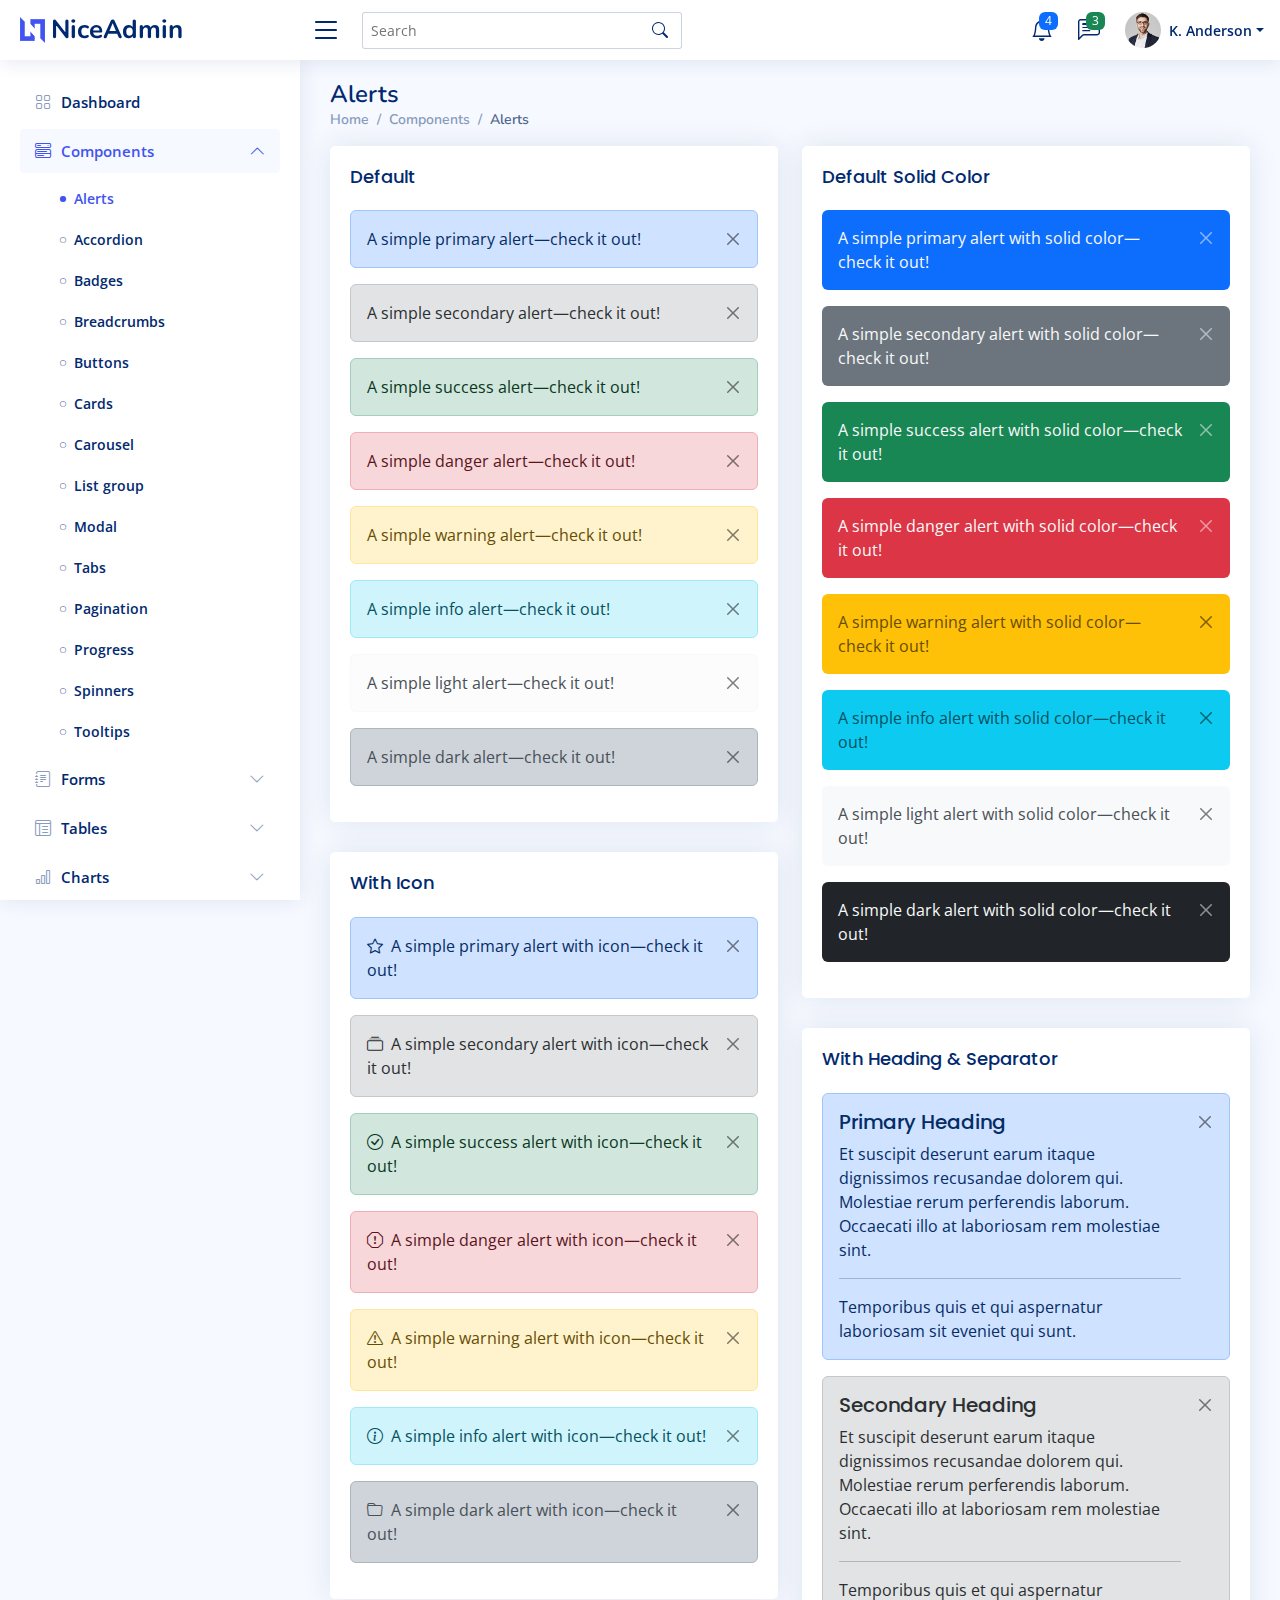
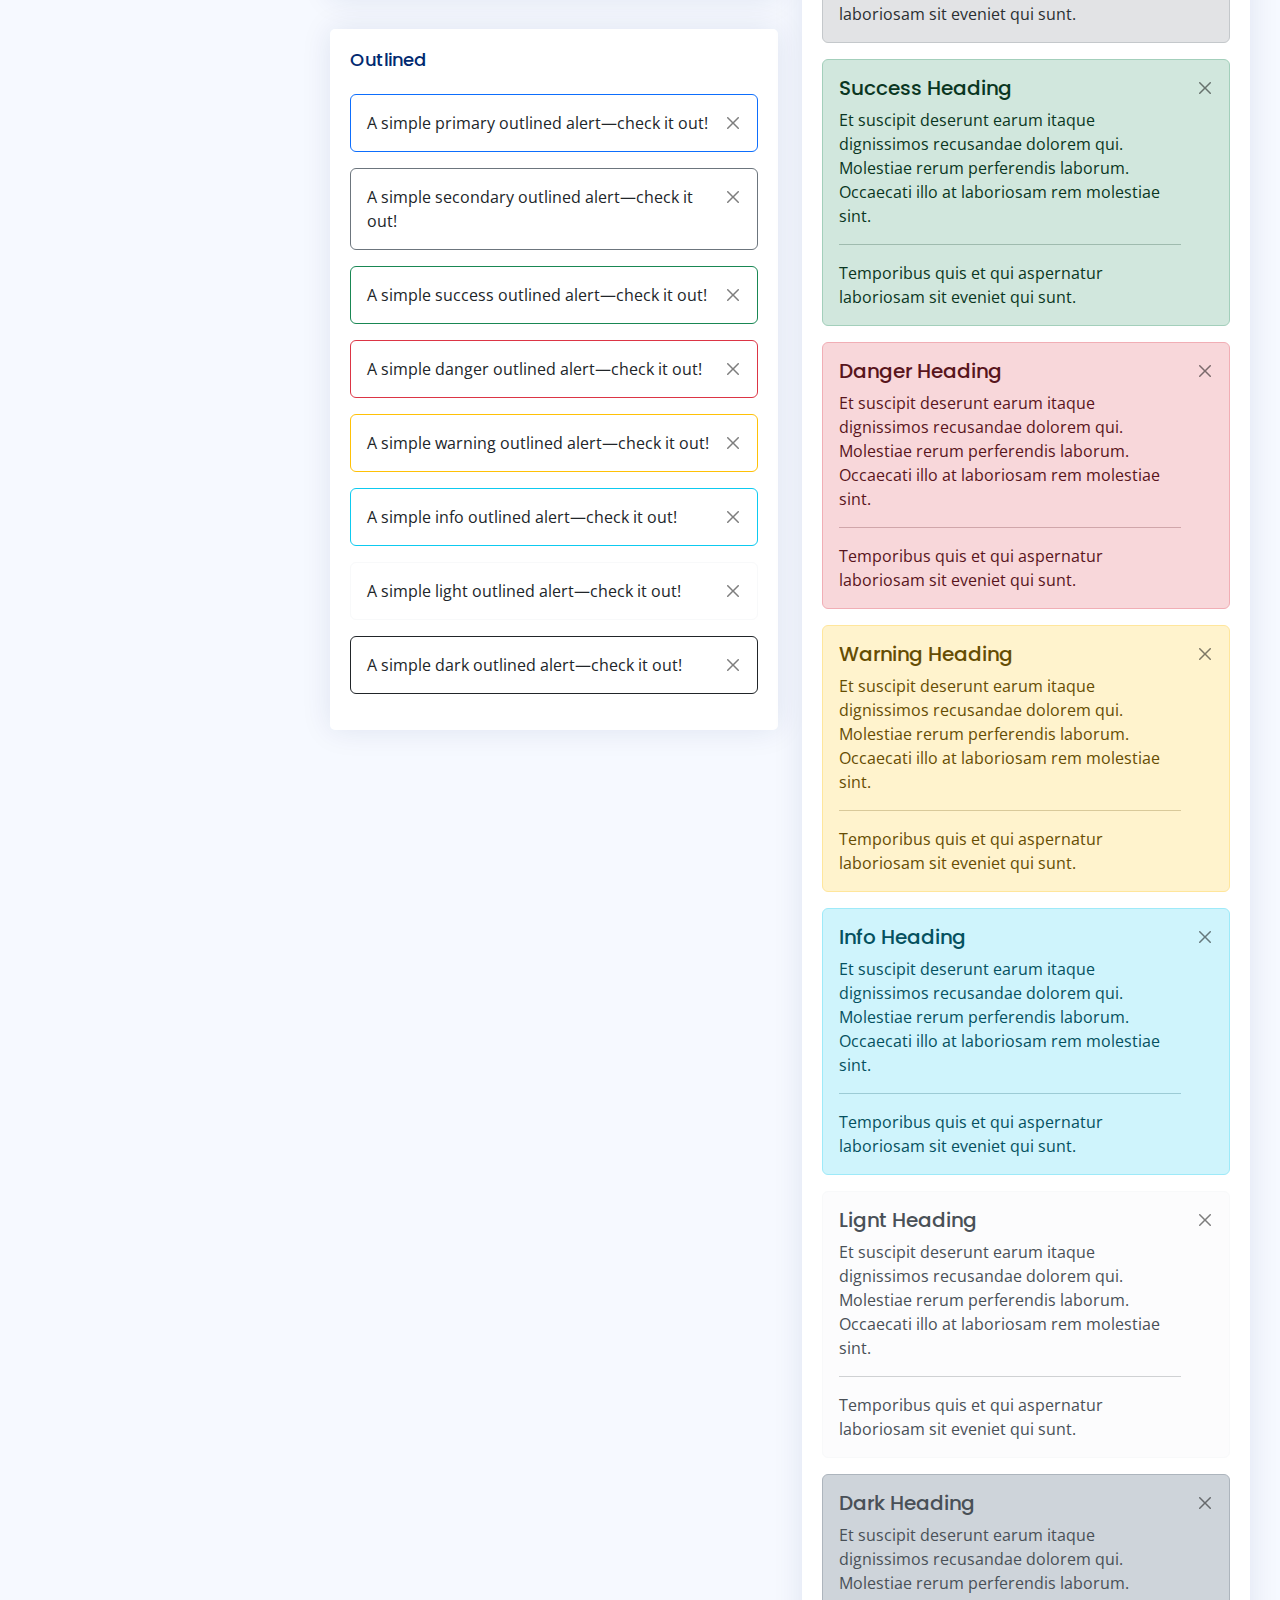
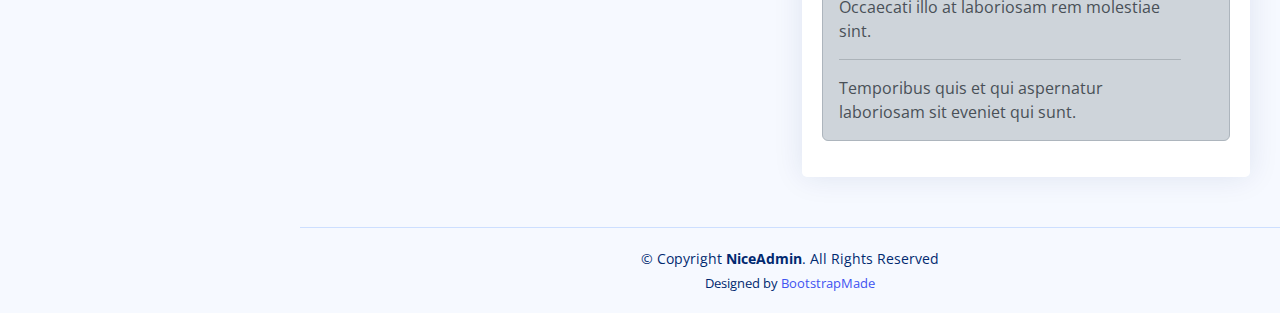
<file: ChoosenCareHome/wwwroot/NiceAdmin/components-alerts.html>
<!DOCTYPE html>
<html lang="en">

<head>
  <meta charset="utf-8">
  <meta content="width=device-width, initial-scale=1.0" name="viewport">

  <title>Components / Alerts - NiceAdmin Bootstrap Template</title>
  <meta content="" name="description">
  <meta content="" name="keywords">

  <!-- Favicons -->
  <link href="assets/img/favicon.png" rel="icon">
  <link href="assets/img/apple-touch-icon.png" rel="apple-touch-icon">

  <!-- Google Fonts -->
  <link href="https://fonts.gstatic.com" rel="preconnect">
  <link href="https://fonts.googleapis.com/css?family=Open+Sans:300,300i,400,400i,600,600i,700,700i|Nunito:300,300i,400,400i,600,600i,700,700i|Poppins:300,300i,400,400i,500,500i,600,600i,700,700i" rel="stylesheet">

  <!-- Vendor CSS Files -->
  <link href="assets/vendor/bootstrap/css/bootstrap.min.css" rel="stylesheet">
  <link href="assets/vendor/bootstrap-icons/bootstrap-icons.css" rel="stylesheet">
  <link href="assets/vendor/boxicons/css/boxicons.min.css" rel="stylesheet">
  <link href="assets/vendor/quill/quill.snow.css" rel="stylesheet">
  <link href="assets/vendor/quill/quill.bubble.css" rel="stylesheet">
  <link href="assets/vendor/remixicon/remixicon.css" rel="stylesheet">
  <link href="assets/vendor/simple-datatables/style.css" rel="stylesheet">

  <!-- Template Main CSS File -->
  <link href="assets/css/style.css" rel="stylesheet">

  <!-- =======================================================
  * Template Name: NiceAdmin
  * Updated: Jan 29 2024 with Bootstrap v5.3.2
  * Template URL: https://bootstrapmade.com/nice-admin-bootstrap-admin-html-template/
  * Author: BootstrapMade.com
  * License: https://bootstrapmade.com/license/
  ======================================================== -->
</head>

<body>

  <!-- ======= Header ======= -->
  <header id="header" class="header fixed-top d-flex align-items-center">

    <div class="d-flex align-items-center justify-content-between">
      <a href="index.html" class="logo d-flex align-items-center">
        <img src="assets/img/logo.png" alt="">
        <span class="d-none d-lg-block">NiceAdmin</span>
      </a>
      <i class="bi bi-list toggle-sidebar-btn"></i>
    </div><!-- End Logo -->

    <div class="search-bar">
      <form class="search-form d-flex align-items-center" method="POST" action="#">
        <input type="text" name="query" placeholder="Search" title="Enter search keyword">
        <button type="submit" title="Search"><i class="bi bi-search"></i></button>
      </form>
    </div><!-- End Search Bar -->

    <nav class="header-nav ms-auto">
      <ul class="d-flex align-items-center">

        <li class="nav-item d-block d-lg-none">
          <a class="nav-link nav-icon search-bar-toggle " href="#">
            <i class="bi bi-search"></i>
          </a>
        </li><!-- End Search Icon-->

        <li class="nav-item dropdown">

          <a class="nav-link nav-icon" href="#" data-bs-toggle="dropdown">
            <i class="bi bi-bell"></i>
            <span class="badge bg-primary badge-number">4</span>
          </a><!-- End Notification Icon -->

          <ul class="dropdown-menu dropdown-menu-end dropdown-menu-arrow notifications">
            <li class="dropdown-header">
              You have 4 new notifications
              <a href="#"><span class="badge rounded-pill bg-primary p-2 ms-2">View all</span></a>
            </li>
            <li>
              <hr class="dropdown-divider">
            </li>

            <li class="notification-item">
              <i class="bi bi-exclamation-circle text-warning"></i>
              <div>
                <h4>Lorem Ipsum</h4>
                <p>Quae dolorem earum veritatis oditseno</p>
                <p>30 min. ago</p>
              </div>
            </li>

            <li>
              <hr class="dropdown-divider">
            </li>

            <li class="notification-item">
              <i class="bi bi-x-circle text-danger"></i>
              <div>
                <h4>Atque rerum nesciunt</h4>
                <p>Quae dolorem earum veritatis oditseno</p>
                <p>1 hr. ago</p>
              </div>
            </li>

            <li>
              <hr class="dropdown-divider">
            </li>

            <li class="notification-item">
              <i class="bi bi-check-circle text-success"></i>
              <div>
                <h4>Sit rerum fuga</h4>
                <p>Quae dolorem earum veritatis oditseno</p>
                <p>2 hrs. ago</p>
              </div>
            </li>

            <li>
              <hr class="dropdown-divider">
            </li>

            <li class="notification-item">
              <i class="bi bi-info-circle text-primary"></i>
              <div>
                <h4>Dicta reprehenderit</h4>
                <p>Quae dolorem earum veritatis oditseno</p>
                <p>4 hrs. ago</p>
              </div>
            </li>

            <li>
              <hr class="dropdown-divider">
            </li>
            <li class="dropdown-footer">
              <a href="#">Show all notifications</a>
            </li>

          </ul><!-- End Notification Dropdown Items -->

        </li><!-- End Notification Nav -->

        <li class="nav-item dropdown">

          <a class="nav-link nav-icon" href="#" data-bs-toggle="dropdown">
            <i class="bi bi-chat-left-text"></i>
            <span class="badge bg-success badge-number">3</span>
          </a><!-- End Messages Icon -->

          <ul class="dropdown-menu dropdown-menu-end dropdown-menu-arrow messages">
            <li class="dropdown-header">
              You have 3 new messages
              <a href="#"><span class="badge rounded-pill bg-primary p-2 ms-2">View all</span></a>
            </li>
            <li>
              <hr class="dropdown-divider">
            </li>

            <li class="message-item">
              <a href="#">
                <img src="assets/img/messages-1.jpg" alt="" class="rounded-circle">
                <div>
                  <h4>Maria Hudson</h4>
                  <p>Velit asperiores et ducimus soluta repudiandae labore officia est ut...</p>
                  <p>4 hrs. ago</p>
                </div>
              </a>
            </li>
            <li>
              <hr class="dropdown-divider">
            </li>

            <li class="message-item">
              <a href="#">
                <img src="assets/img/messages-2.jpg" alt="" class="rounded-circle">
                <div>
                  <h4>Anna Nelson</h4>
                  <p>Velit asperiores et ducimus soluta repudiandae labore officia est ut...</p>
                  <p>6 hrs. ago</p>
                </div>
              </a>
            </li>
            <li>
              <hr class="dropdown-divider">
            </li>

            <li class="message-item">
              <a href="#">
                <img src="assets/img/messages-3.jpg" alt="" class="rounded-circle">
                <div>
                  <h4>David Muldon</h4>
                  <p>Velit asperiores et ducimus soluta repudiandae labore officia est ut...</p>
                  <p>8 hrs. ago</p>
                </div>
              </a>
            </li>
            <li>
              <hr class="dropdown-divider">
            </li>

            <li class="dropdown-footer">
              <a href="#">Show all messages</a>
            </li>

          </ul><!-- End Messages Dropdown Items -->

        </li><!-- End Messages Nav -->

        <li class="nav-item dropdown pe-3">

          <a class="nav-link nav-profile d-flex align-items-center pe-0" href="#" data-bs-toggle="dropdown">
            <img src="assets/img/profile-img.jpg" alt="Profile" class="rounded-circle">
            <span class="d-none d-md-block dropdown-toggle ps-2">K. Anderson</span>
          </a><!-- End Profile Iamge Icon -->

          <ul class="dropdown-menu dropdown-menu-end dropdown-menu-arrow profile">
            <li class="dropdown-header">
              <h6>Kevin Anderson</h6>
              <span>Web Designer</span>
            </li>
            <li>
              <hr class="dropdown-divider">
            </li>

            <li>
              <a class="dropdown-item d-flex align-items-center" href="users-profile.html">
                <i class="bi bi-person"></i>
                <span>My Profile</span>
              </a>
            </li>
            <li>
              <hr class="dropdown-divider">
            </li>

            <li>
              <a class="dropdown-item d-flex align-items-center" href="users-profile.html">
                <i class="bi bi-gear"></i>
                <span>Account Settings</span>
              </a>
            </li>
            <li>
              <hr class="dropdown-divider">
            </li>

            <li>
              <a class="dropdown-item d-flex align-items-center" href="pages-faq.html">
                <i class="bi bi-question-circle"></i>
                <span>Need Help?</span>
              </a>
            </li>
            <li>
              <hr class="dropdown-divider">
            </li>

            <li>
              <a class="dropdown-item d-flex align-items-center" href="#">
                <i class="bi bi-box-arrow-right"></i>
                <span>Sign Out</span>
              </a>
            </li>

          </ul><!-- End Profile Dropdown Items -->
        </li><!-- End Profile Nav -->

      </ul>
    </nav><!-- End Icons Navigation -->

  </header><!-- End Header -->

  <!-- ======= Sidebar ======= -->
  <aside id="sidebar" class="sidebar">

    <ul class="sidebar-nav" id="sidebar-nav">

      <li class="nav-item">
        <a class="nav-link collapsed" href="index.html">
          <i class="bi bi-grid"></i>
          <span>Dashboard</span>
        </a>
      </li><!-- End Dashboard Nav -->

      <li class="nav-item">
        <a class="nav-link " data-bs-target="#components-nav" data-bs-toggle="collapse" href="#">
          <i class="bi bi-menu-button-wide"></i><span>Components</span><i class="bi bi-chevron-down ms-auto"></i>
        </a>
        <ul id="components-nav" class="nav-content collapse show" data-bs-parent="#sidebar-nav">
          <li>
            <a href="components-alerts.html" class="active">
              <i class="bi bi-circle"></i><span>Alerts</span>
            </a>
          </li>
          <li>
            <a href="components-accordion.html">
              <i class="bi bi-circle"></i><span>Accordion</span>
            </a>
          </li>
          <li>
            <a href="components-badges.html">
              <i class="bi bi-circle"></i><span>Badges</span>
            </a>
          </li>
          <li>
            <a href="components-breadcrumbs.html">
              <i class="bi bi-circle"></i><span>Breadcrumbs</span>
            </a>
          </li>
          <li>
            <a href="components-buttons.html">
              <i class="bi bi-circle"></i><span>Buttons</span>
            </a>
          </li>
          <li>
            <a href="components-cards.html">
              <i class="bi bi-circle"></i><span>Cards</span>
            </a>
          </li>
          <li>
            <a href="components-carousel.html">
              <i class="bi bi-circle"></i><span>Carousel</span>
            </a>
          </li>
          <li>
            <a href="components-list-group.html">
              <i class="bi bi-circle"></i><span>List group</span>
            </a>
          </li>
          <li>
            <a href="components-modal.html">
              <i class="bi bi-circle"></i><span>Modal</span>
            </a>
          </li>
          <li>
            <a href="components-tabs.html">
              <i class="bi bi-circle"></i><span>Tabs</span>
            </a>
          </li>
          <li>
            <a href="components-pagination.html">
              <i class="bi bi-circle"></i><span>Pagination</span>
            </a>
          </li>
          <li>
            <a href="components-progress.html">
              <i class="bi bi-circle"></i><span>Progress</span>
            </a>
          </li>
          <li>
            <a href="components-spinners.html">
              <i class="bi bi-circle"></i><span>Spinners</span>
            </a>
          </li>
          <li>
            <a href="components-tooltips.html">
              <i class="bi bi-circle"></i><span>Tooltips</span>
            </a>
          </li>
        </ul>
      </li><!-- End Components Nav -->

      <li class="nav-item">
        <a class="nav-link collapsed" data-bs-target="#forms-nav" data-bs-toggle="collapse" href="#">
          <i class="bi bi-journal-text"></i><span>Forms</span><i class="bi bi-chevron-down ms-auto"></i>
        </a>
        <ul id="forms-nav" class="nav-content collapse " data-bs-parent="#sidebar-nav">
          <li>
            <a href="forms-elements.html">
              <i class="bi bi-circle"></i><span>Form Elements</span>
            </a>
          </li>
          <li>
            <a href="forms-layouts.html">
              <i class="bi bi-circle"></i><span>Form Layouts</span>
            </a>
          </li>
          <li>
            <a href="forms-editors.html">
              <i class="bi bi-circle"></i><span>Form Editors</span>
            </a>
          </li>
          <li>
            <a href="forms-validation.html">
              <i class="bi bi-circle"></i><span>Form Validation</span>
            </a>
          </li>
        </ul>
      </li><!-- End Forms Nav -->

      <li class="nav-item">
        <a class="nav-link collapsed" data-bs-target="#tables-nav" data-bs-toggle="collapse" href="#">
          <i class="bi bi-layout-text-window-reverse"></i><span>Tables</span><i class="bi bi-chevron-down ms-auto"></i>
        </a>
        <ul id="tables-nav" class="nav-content collapse " data-bs-parent="#sidebar-nav">
          <li>
            <a href="tables-general.html">
              <i class="bi bi-circle"></i><span>General Tables</span>
            </a>
          </li>
          <li>
            <a href="tables-data.html">
              <i class="bi bi-circle"></i><span>Data Tables</span>
            </a>
          </li>
        </ul>
      </li><!-- End Tables Nav -->

      <li class="nav-item">
        <a class="nav-link collapsed" data-bs-target="#charts-nav" data-bs-toggle="collapse" href="#">
          <i class="bi bi-bar-chart"></i><span>Charts</span><i class="bi bi-chevron-down ms-auto"></i>
        </a>
        <ul id="charts-nav" class="nav-content collapse " data-bs-parent="#sidebar-nav">
          <li>
            <a href="charts-chartjs.html">
              <i class="bi bi-circle"></i><span>Chart.js</span>
            </a>
          </li>
          <li>
            <a href="charts-apexcharts.html">
              <i class="bi bi-circle"></i><span>ApexCharts</span>
            </a>
          </li>
          <li>
            <a href="charts-echarts.html">
              <i class="bi bi-circle"></i><span>ECharts</span>
            </a>
          </li>
        </ul>
      </li><!-- End Charts Nav -->

      <li class="nav-item">
        <a class="nav-link collapsed" data-bs-target="#icons-nav" data-bs-toggle="collapse" href="#">
          <i class="bi bi-gem"></i><span>Icons</span><i class="bi bi-chevron-down ms-auto"></i>
        </a>
        <ul id="icons-nav" class="nav-content collapse " data-bs-parent="#sidebar-nav">
          <li>
            <a href="icons-bootstrap.html">
              <i class="bi bi-circle"></i><span>Bootstrap Icons</span>
            </a>
          </li>
          <li>
            <a href="icons-remix.html">
              <i class="bi bi-circle"></i><span>Remix Icons</span>
            </a>
          </li>
          <li>
            <a href="icons-boxicons.html">
              <i class="bi bi-circle"></i><span>Boxicons</span>
            </a>
          </li>
        </ul>
      </li><!-- End Icons Nav -->

      <li class="nav-heading">Pages</li>

      <li class="nav-item">
        <a class="nav-link collapsed" href="users-profile.html">
          <i class="bi bi-person"></i>
          <span>Profile</span>
        </a>
      </li><!-- End Profile Page Nav -->

      <li class="nav-item">
        <a class="nav-link collapsed" href="pages-faq.html">
          <i class="bi bi-question-circle"></i>
          <span>F.A.Q</span>
        </a>
      </li><!-- End F.A.Q Page Nav -->

      <li class="nav-item">
        <a class="nav-link collapsed" href="pages-contact.html">
          <i class="bi bi-envelope"></i>
          <span>Contact</span>
        </a>
      </li><!-- End Contact Page Nav -->

      <li class="nav-item">
        <a class="nav-link collapsed" href="pages-register.html">
          <i class="bi bi-card-list"></i>
          <span>Register</span>
        </a>
      </li><!-- End Register Page Nav -->

      <li class="nav-item">
        <a class="nav-link collapsed" href="pages-login.html">
          <i class="bi bi-box-arrow-in-right"></i>
          <span>Login</span>
        </a>
      </li><!-- End Login Page Nav -->

      <li class="nav-item">
        <a class="nav-link collapsed" href="pages-error-404.html">
          <i class="bi bi-dash-circle"></i>
          <span>Error 404</span>
        </a>
      </li><!-- End Error 404 Page Nav -->

      <li class="nav-item">
        <a class="nav-link collapsed" href="pages-blank.html">
          <i class="bi bi-file-earmark"></i>
          <span>Blank</span>
        </a>
      </li><!-- End Blank Page Nav -->

    </ul>

  </aside><!-- End Sidebar-->

  <main id="main" class="main">

    <div class="pagetitle">
      <h1>Alerts</h1>
      <nav>
        <ol class="breadcrumb">
          <li class="breadcrumb-item"><a href="index.html">Home</a></li>
          <li class="breadcrumb-item">Components</li>
          <li class="breadcrumb-item active">Alerts</li>
        </ol>
      </nav>
    </div><!-- End Page Title -->

    <section class="section">
      <div class="row">
        <div class="col-lg-6">

          <div class="card">
            <div class="card-body">

              <h5 class="card-title">Default</h5>

              <div class="alert alert-primary alert-dismissible fade show" role="alert">
                A simple primary alert—check it out!
                <button type="button" class="btn-close" data-bs-dismiss="alert" aria-label="Close"></button>
              </div>

              <div class="alert alert-secondary alert-dismissible fade show" role="alert">
                A simple secondary alert—check it out!
                <button type="button" class="btn-close" data-bs-dismiss="alert" aria-label="Close"></button>
              </div>

              <div class="alert alert-success alert-dismissible fade show" role="alert">
                A simple success alert—check it out!
                <button type="button" class="btn-close" data-bs-dismiss="alert" aria-label="Close"></button>
              </div>

              <div class="alert alert-danger alert-dismissible fade show" role="alert">
                A simple danger alert—check it out!
                <button type="button" class="btn-close" data-bs-dismiss="alert" aria-label="Close"></button>
              </div>

              <div class="alert alert-warning alert-dismissible fade show" role="alert">
                A simple warning alert—check it out!
                <button type="button" class="btn-close" data-bs-dismiss="alert" aria-label="Close"></button>
              </div>

              <div class="alert alert-info alert-dismissible fade show" role="alert">
                A simple info alert—check it out!
                <button type="button" class="btn-close" data-bs-dismiss="alert" aria-label="Close"></button>
              </div>

              <div class="alert alert-light border-light alert-dismissible fade show" role="alert">
                A simple light alert—check it out!
                <button type="button" class="btn-close" data-bs-dismiss="alert" aria-label="Close"></button>
              </div>

              <div class="alert alert-dark alert-dismissible fade show" role="alert">
                A simple dark alert—check it out!
                <button type="button" class="btn-close" data-bs-dismiss="alert" aria-label="Close"></button>
              </div>

            </div>
          </div>

          <div class="card">
            <div class="card-body">
              <h5 class="card-title">With Icon</h5>

              <div class="alert alert-primary alert-dismissible fade show" role="alert">
                <i class="bi bi-star me-1"></i>
                A simple primary alert with icon—check it out!
                <button type="button" class="btn-close" data-bs-dismiss="alert" aria-label="Close"></button>
              </div>

              <div class="alert alert-secondary alert-dismissible fade show" role="alert">
                <i class="bi bi-collection me-1"></i>
                A simple secondary alert with icon—check it out!
                <button type="button" class="btn-close" data-bs-dismiss="alert" aria-label="Close"></button>
              </div>

              <div class="alert alert-success alert-dismissible fade show" role="alert">
                <i class="bi bi-check-circle me-1"></i>
                A simple success alert with icon—check it out!
                <button type="button" class="btn-close" data-bs-dismiss="alert" aria-label="Close"></button>
              </div>

              <div class="alert alert-danger alert-dismissible fade show" role="alert">
                <i class="bi bi-exclamation-octagon me-1"></i>
                A simple danger alert with icon—check it out!
                <button type="button" class="btn-close" data-bs-dismiss="alert" aria-label="Close"></button>
              </div>

              <div class="alert alert-warning alert-dismissible fade show" role="alert">
                <i class="bi bi-exclamation-triangle me-1"></i>
                A simple warning alert with icon—check it out!
                <button type="button" class="btn-close" data-bs-dismiss="alert" aria-label="Close"></button>
              </div>

              <div class="alert alert-info alert-dismissible fade show" role="alert">
                <i class="bi bi-info-circle me-1"></i>
                A simple info alert with icon—check it out!
                <button type="button" class="btn-close" data-bs-dismiss="alert" aria-label="Close"></button>
              </div>

              <div class="alert alert-dark alert-dismissible fade show" role="alert">
                <i class="bi bi-folder me-1"></i>
                A simple dark alert with icon—check it out!
                <button type="button" class="btn-close" data-bs-dismiss="alert" aria-label="Close"></button>
              </div>

            </div>
          </div>

          <div class="card">
            <div class="card-body">
              <h5 class="card-title">Outlined</h5>

              <div class="alert border-primary alert-dismissible fade show" role="alert">
                A simple primary outlined alert—check it out!
                <button type="button" class="btn-close" data-bs-dismiss="alert" aria-label="Close"></button>
              </div>

              <div class="alert border-secondary alert-dismissible fade show" role="alert">
                A simple secondary outlined alert—check it out!
                <button type="button" class="btn-close" data-bs-dismiss="alert" aria-label="Close"></button>
              </div>

              <div class="alert border-success alert-dismissible fade show" role="alert">
                A simple success outlined alert—check it out!
                <button type="button" class="btn-close" data-bs-dismiss="alert" aria-label="Close"></button>
              </div>

              <div class="alert border-danger alert-dismissible fade show" role="alert">
                A simple danger outlined alert—check it out!
                <button type="button" class="btn-close" data-bs-dismiss="alert" aria-label="Close"></button>
              </div>

              <div class="alert border-warning alert-dismissible fade show" role="alert">
                A simple warning outlined alert—check it out!
                <button type="button" class="btn-close" data-bs-dismiss="alert" aria-label="Close"></button>
              </div>

              <div class="alert border-info alert-dismissible fade show" role="alert">
                A simple info outlined alert—check it out!
                <button type="button" class="btn-close" data-bs-dismiss="alert" aria-label="Close"></button>
              </div>

              <div class="alert border-light alert-dismissible fade show" role="alert">
                A simple light outlined alert—check it out!
                <button type="button" class="btn-close" data-bs-dismiss="alert" aria-label="Close"></button>
              </div>

              <div class="alert border-dark alert-dismissible fade show" role="alert">
                A simple dark outlined alert—check it out!
                <button type="button" class="btn-close" data-bs-dismiss="alert" aria-label="Close"></button>
              </div>

            </div>
          </div>

        </div>

        <div class="col-lg-6">

          <div class="card">
            <div class="card-body">
              <h5 class="card-title">Default Solid Color</h5>

              <div class="alert alert-primary bg-primary text-light border-0 alert-dismissible fade show" role="alert">
                A simple primary alert with solid color—check it out!
                <button type="button" class="btn-close btn-close-white" data-bs-dismiss="alert" aria-label="Close"></button>
              </div>

              <div class="alert alert-secondary bg-secondary text-light border-0 alert-dismissible fade show" role="alert">
                A simple secondary alert with solid color—check it out!
                <button type="button" class="btn-close btn-close-white" data-bs-dismiss="alert" aria-label="Close"></button>
              </div>

              <div class="alert alert-success bg-success text-light border-0 alert-dismissible fade show" role="alert">
                A simple success alert with solid color—check it out!
                <button type="button" class="btn-close btn-close-white" data-bs-dismiss="alert" aria-label="Close"></button>
              </div>

              <div class="alert alert-danger bg-danger text-light border-0 alert-dismissible fade show" role="alert">
                A simple danger alert with solid color—check it out!
                <button type="button" class="btn-close btn-close-white" data-bs-dismiss="alert" aria-label="Close"></button>
              </div>

              <div class="alert alert-warning bg-warning border-0 alert-dismissible fade show" role="alert">
                A simple warning alert with solid color—check it out!
                <button type="button" class="btn-close" data-bs-dismiss="alert" aria-label="Close"></button>
              </div>

              <div class="alert alert-info bg-info border-0 alert-dismissible fade show" role="alert">
                A simple info alert with solid color—check it out!
                <button type="button" class="btn-close" data-bs-dismiss="alert" aria-label="Close"></button>
              </div>

              <div class="alert alert-light bg-light border-0 alert-dismissible fade show" role="alert">
                A simple light alert with solid color—check it out!
                <button type="button" class="btn-close" data-bs-dismiss="alert" aria-label="Close"></button>
              </div>

              <div class="alert alert-dark bg-dark text-light border-0 alert-dismissible fade show" role="alert">
                A simple dark alert with solid color—check it out!
                <button type="button" class="btn-close btn-close-white" data-bs-dismiss="alert" aria-label="Close"></button>
              </div>

            </div>
          </div>

          <div class="card">
            <div class="card-body">
              <h5 class="card-title">With Heading &amp Separator</h5>

              <div class="alert alert-primary alert-dismissible fade show" role="alert">
                <h4 class="alert-heading">Primary Heading</h4>
                <p>Et suscipit deserunt earum itaque dignissimos recusandae dolorem qui. Molestiae rerum perferendis laborum. Occaecati illo at laboriosam rem molestiae sint.</p>
                <hr>
                <p class="mb-0">Temporibus quis et qui aspernatur laboriosam sit eveniet qui sunt.</p>
                <button type="button" class="btn-close" data-bs-dismiss="alert" aria-label="Close"></button>
              </div>

              <div class="alert alert-secondary alert-dismissible fade show" role="alert">
                <h4 class="alert-heading">Secondary Heading</h4>
                <p>Et suscipit deserunt earum itaque dignissimos recusandae dolorem qui. Molestiae rerum perferendis laborum. Occaecati illo at laboriosam rem molestiae sint.</p>
                <hr>
                <p class="mb-0">Temporibus quis et qui aspernatur laboriosam sit eveniet qui sunt.</p>
                <button type="button" class="btn-close" data-bs-dismiss="alert" aria-label="Close"></button>
              </div>

              <div class="alert alert-success alert-dismissible fade show" role="alert">
                <h4 class="alert-heading">Success Heading</h4>
                <p>Et suscipit deserunt earum itaque dignissimos recusandae dolorem qui. Molestiae rerum perferendis laborum. Occaecati illo at laboriosam rem molestiae sint.</p>
                <hr>
                <p class="mb-0">Temporibus quis et qui aspernatur laboriosam sit eveniet qui sunt.</p>
                <button type="button" class="btn-close" data-bs-dismiss="alert" aria-label="Close"></button>
              </div>

              <div class="alert alert-danger alert-dismissible fade show" role="alert">
                <h4 class="alert-heading">Danger Heading</h4>
                <p>Et suscipit deserunt earum itaque dignissimos recusandae dolorem qui. Molestiae rerum perferendis laborum. Occaecati illo at laboriosam rem molestiae sint.</p>
                <hr>
                <p class="mb-0">Temporibus quis et qui aspernatur laboriosam sit eveniet qui sunt.</p>
                <button type="button" class="btn-close" data-bs-dismiss="alert" aria-label="Close"></button>
              </div>

              <div class="alert alert-warning  alert-dismissible fade show" role="alert">
                <h4 class="alert-heading">Warning Heading</h4>
                <p>Et suscipit deserunt earum itaque dignissimos recusandae dolorem qui. Molestiae rerum perferendis laborum. Occaecati illo at laboriosam rem molestiae sint.</p>
                <hr>
                <p class="mb-0">Temporibus quis et qui aspernatur laboriosam sit eveniet qui sunt.</p>
                <button type="button" class="btn-close" data-bs-dismiss="alert" aria-label="Close"></button>
              </div>

              <div class="alert alert-info  alert-dismissible fade show" role="alert">
                <h4 class="alert-heading">Info Heading</h4>
                <p>Et suscipit deserunt earum itaque dignissimos recusandae dolorem qui. Molestiae rerum perferendis laborum. Occaecati illo at laboriosam rem molestiae sint.</p>
                <hr>
                <p class="mb-0">Temporibus quis et qui aspernatur laboriosam sit eveniet qui sunt.</p>
                <button type="button" class="btn-close" data-bs-dismiss="alert" aria-label="Close"></button>
              </div>

              <div class="alert alert-light border-light alert-dismissible fade show" role="alert">
                <h4 class="alert-heading">Lignt Heading</h4>
                <p>Et suscipit deserunt earum itaque dignissimos recusandae dolorem qui. Molestiae rerum perferendis laborum. Occaecati illo at laboriosam rem molestiae sint.</p>
                <hr>
                <p class="mb-0">Temporibus quis et qui aspernatur laboriosam sit eveniet qui sunt.</p>
                <button type="button" class="btn-close" data-bs-dismiss="alert" aria-label="Close"></button>
              </div>

              <div class="alert alert-dark  alert-dismissible fade show" role="alert">
                <h4 class="alert-heading">Dark Heading</h4>
                <p>Et suscipit deserunt earum itaque dignissimos recusandae dolorem qui. Molestiae rerum perferendis laborum. Occaecati illo at laboriosam rem molestiae sint.</p>
                <hr>
                <p class="mb-0">Temporibus quis et qui aspernatur laboriosam sit eveniet qui sunt.</p>
                <button type="button" class="btn-close" data-bs-dismiss="alert" aria-label="Close"></button>
              </div>

            </div>
          </div>
        </div>
      </div>
    </section>

  </main><!-- End #main -->

  <!-- ======= Footer ======= -->
  <footer id="footer" class="footer">
    <div class="copyright">
      &copy; Copyright <strong><span>NiceAdmin</span></strong>. All Rights Reserved
    </div>
    <div class="credits">
      <!-- All the links in the footer should remain intact. -->
      <!-- You can delete the links only if you purchased the pro version. -->
      <!-- Licensing information: https://bootstrapmade.com/license/ -->
      <!-- Purchase the pro version with working PHP/AJAX contact form: https://bootstrapmade.com/nice-admin-bootstrap-admin-html-template/ -->
      Designed by <a href="https://bootstrapmade.com/">BootstrapMade</a>
    </div>
  </footer><!-- End Footer -->

  <a href="#" class="back-to-top d-flex align-items-center justify-content-center"><i class="bi bi-arrow-up-short"></i></a>

  <!-- Vendor JS Files -->
  <script src="assets/vendor/apexcharts/apexcharts.min.js"></script>
  <script src="assets/vendor/bootstrap/js/bootstrap.bundle.min.js"></script>
  <script src="assets/vendor/chart.js/chart.umd.js"></script>
  <script src="assets/vendor/echarts/echarts.min.js"></script>
  <script src="assets/vendor/quill/quill.min.js"></script>
  <script src="assets/vendor/simple-datatables/simple-datatables.js"></script>
  <script src="assets/vendor/tinymce/tinymce.min.js"></script>
  <script src="assets/vendor/php-email-form/validate.js"></script>

  <!-- Template Main JS File -->
  <script src="assets/js/main.js"></script>

</body>

</html>
</file>
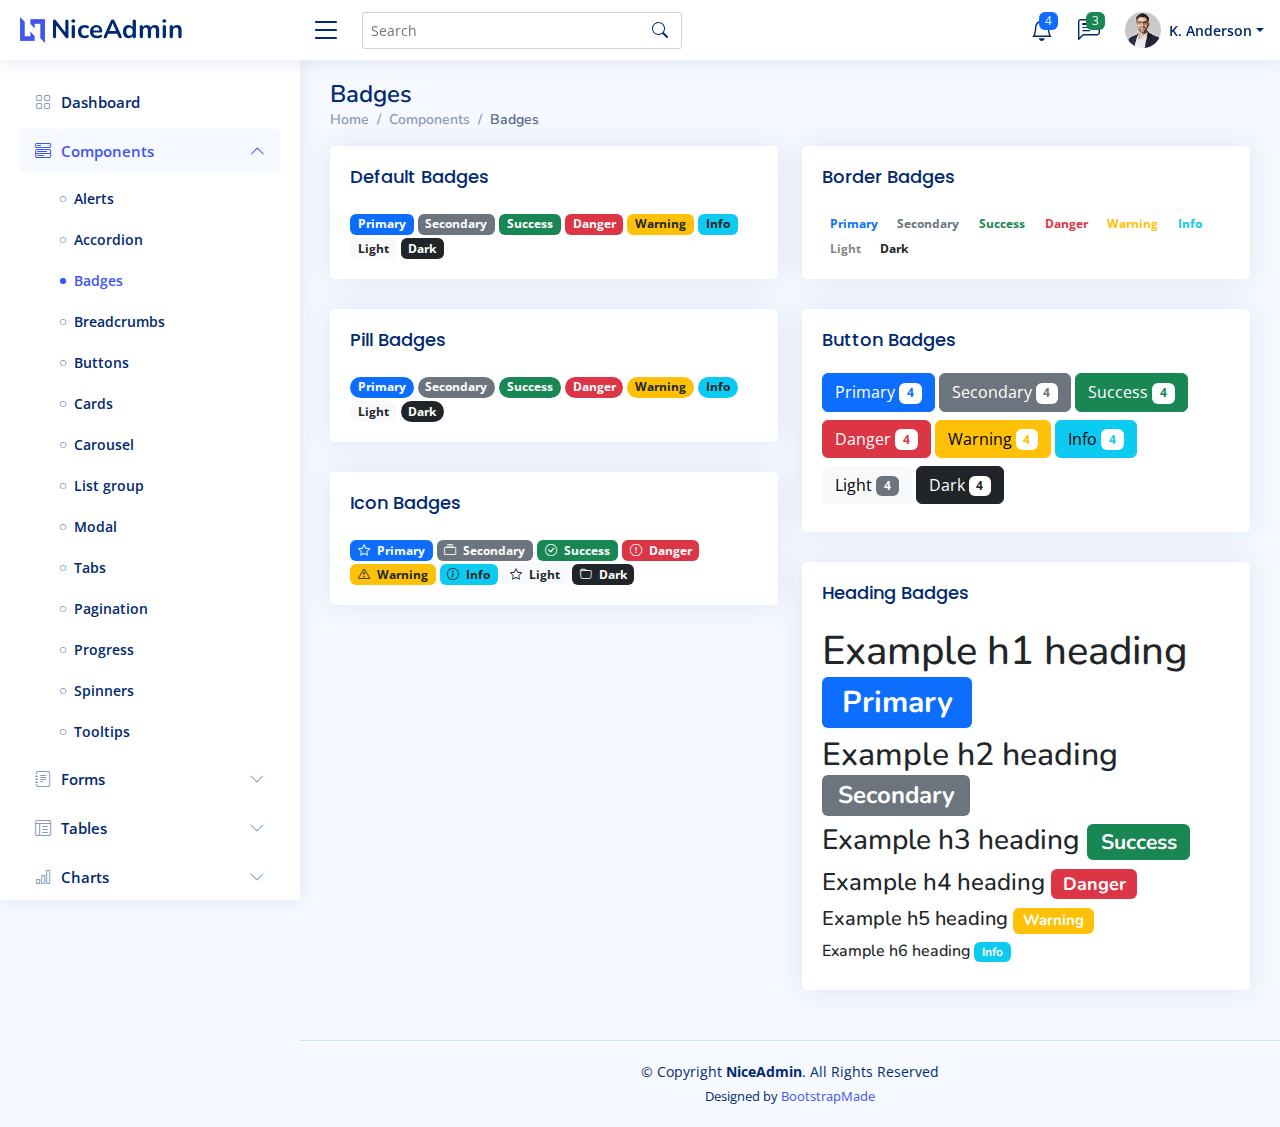
<file: ChoosenCareHome/wwwroot/NiceAdmin/components-badges.html>
<!DOCTYPE html>
<html lang="en">

<head>
  <meta charset="utf-8">
  <meta content="width=device-width, initial-scale=1.0" name="viewport">

  <title>Components / Badges - NiceAdmin Bootstrap Template</title>
  <meta content="" name="description">
  <meta content="" name="keywords">

  <!-- Favicons -->
  <link href="assets/img/favicon.png" rel="icon">
  <link href="assets/img/apple-touch-icon.png" rel="apple-touch-icon">

  <!-- Google Fonts -->
  <link href="https://fonts.gstatic.com" rel="preconnect">
  <link href="https://fonts.googleapis.com/css?family=Open+Sans:300,300i,400,400i,600,600i,700,700i|Nunito:300,300i,400,400i,600,600i,700,700i|Poppins:300,300i,400,400i,500,500i,600,600i,700,700i" rel="stylesheet">

  <!-- Vendor CSS Files -->
  <link href="assets/vendor/bootstrap/css/bootstrap.min.css" rel="stylesheet">
  <link href="assets/vendor/bootstrap-icons/bootstrap-icons.css" rel="stylesheet">
  <link href="assets/vendor/boxicons/css/boxicons.min.css" rel="stylesheet">
  <link href="assets/vendor/quill/quill.snow.css" rel="stylesheet">
  <link href="assets/vendor/quill/quill.bubble.css" rel="stylesheet">
  <link href="assets/vendor/remixicon/remixicon.css" rel="stylesheet">
  <link href="assets/vendor/simple-datatables/style.css" rel="stylesheet">

  <!-- Template Main CSS File -->
  <link href="assets/css/style.css" rel="stylesheet">

  <!-- =======================================================
  * Template Name: NiceAdmin
  * Updated: Jan 29 2024 with Bootstrap v5.3.2
  * Template URL: https://bootstrapmade.com/nice-admin-bootstrap-admin-html-template/
  * Author: BootstrapMade.com
  * License: https://bootstrapmade.com/license/
  ======================================================== -->
</head>

<body>

  <!-- ======= Header ======= -->
  <header id="header" class="header fixed-top d-flex align-items-center">

    <div class="d-flex align-items-center justify-content-between">
      <a href="index.html" class="logo d-flex align-items-center">
        <img src="assets/img/logo.png" alt="">
        <span class="d-none d-lg-block">NiceAdmin</span>
      </a>
      <i class="bi bi-list toggle-sidebar-btn"></i>
    </div><!-- End Logo -->

    <div class="search-bar">
      <form class="search-form d-flex align-items-center" method="POST" action="#">
        <input type="text" name="query" placeholder="Search" title="Enter search keyword">
        <button type="submit" title="Search"><i class="bi bi-search"></i></button>
      </form>
    </div><!-- End Search Bar -->

    <nav class="header-nav ms-auto">
      <ul class="d-flex align-items-center">

        <li class="nav-item d-block d-lg-none">
          <a class="nav-link nav-icon search-bar-toggle " href="#">
            <i class="bi bi-search"></i>
          </a>
        </li><!-- End Search Icon-->

        <li class="nav-item dropdown">

          <a class="nav-link nav-icon" href="#" data-bs-toggle="dropdown">
            <i class="bi bi-bell"></i>
            <span class="badge bg-primary badge-number">4</span>
          </a><!-- End Notification Icon -->

          <ul class="dropdown-menu dropdown-menu-end dropdown-menu-arrow notifications">
            <li class="dropdown-header">
              You have 4 new notifications
              <a href="#"><span class="badge rounded-pill bg-primary p-2 ms-2">View all</span></a>
            </li>
            <li>
              <hr class="dropdown-divider">
            </li>

            <li class="notification-item">
              <i class="bi bi-exclamation-circle text-warning"></i>
              <div>
                <h4>Lorem Ipsum</h4>
                <p>Quae dolorem earum veritatis oditseno</p>
                <p>30 min. ago</p>
              </div>
            </li>

            <li>
              <hr class="dropdown-divider">
            </li>

            <li class="notification-item">
              <i class="bi bi-x-circle text-danger"></i>
              <div>
                <h4>Atque rerum nesciunt</h4>
                <p>Quae dolorem earum veritatis oditseno</p>
                <p>1 hr. ago</p>
              </div>
            </li>

            <li>
              <hr class="dropdown-divider">
            </li>

            <li class="notification-item">
              <i class="bi bi-check-circle text-success"></i>
              <div>
                <h4>Sit rerum fuga</h4>
                <p>Quae dolorem earum veritatis oditseno</p>
                <p>2 hrs. ago</p>
              </div>
            </li>

            <li>
              <hr class="dropdown-divider">
            </li>

            <li class="notification-item">
              <i class="bi bi-info-circle text-primary"></i>
              <div>
                <h4>Dicta reprehenderit</h4>
                <p>Quae dolorem earum veritatis oditseno</p>
                <p>4 hrs. ago</p>
              </div>
            </li>

            <li>
              <hr class="dropdown-divider">
            </li>
            <li class="dropdown-footer">
              <a href="#">Show all notifications</a>
            </li>

          </ul><!-- End Notification Dropdown Items -->

        </li><!-- End Notification Nav -->

        <li class="nav-item dropdown">

          <a class="nav-link nav-icon" href="#" data-bs-toggle="dropdown">
            <i class="bi bi-chat-left-text"></i>
            <span class="badge bg-success badge-number">3</span>
          </a><!-- End Messages Icon -->

          <ul class="dropdown-menu dropdown-menu-end dropdown-menu-arrow messages">
            <li class="dropdown-header">
              You have 3 new messages
              <a href="#"><span class="badge rounded-pill bg-primary p-2 ms-2">View all</span></a>
            </li>
            <li>
              <hr class="dropdown-divider">
            </li>

            <li class="message-item">
              <a href="#">
                <img src="assets/img/messages-1.jpg" alt="" class="rounded-circle">
                <div>
                  <h4>Maria Hudson</h4>
                  <p>Velit asperiores et ducimus soluta repudiandae labore officia est ut...</p>
                  <p>4 hrs. ago</p>
                </div>
              </a>
            </li>
            <li>
              <hr class="dropdown-divider">
            </li>

            <li class="message-item">
              <a href="#">
                <img src="assets/img/messages-2.jpg" alt="" class="rounded-circle">
                <div>
                  <h4>Anna Nelson</h4>
                  <p>Velit asperiores et ducimus soluta repudiandae labore officia est ut...</p>
                  <p>6 hrs. ago</p>
                </div>
              </a>
            </li>
            <li>
              <hr class="dropdown-divider">
            </li>

            <li class="message-item">
              <a href="#">
                <img src="assets/img/messages-3.jpg" alt="" class="rounded-circle">
                <div>
                  <h4>David Muldon</h4>
                  <p>Velit asperiores et ducimus soluta repudiandae labore officia est ut...</p>
                  <p>8 hrs. ago</p>
                </div>
              </a>
            </li>
            <li>
              <hr class="dropdown-divider">
            </li>

            <li class="dropdown-footer">
              <a href="#">Show all messages</a>
            </li>

          </ul><!-- End Messages Dropdown Items -->

        </li><!-- End Messages Nav -->

        <li class="nav-item dropdown pe-3">

          <a class="nav-link nav-profile d-flex align-items-center pe-0" href="#" data-bs-toggle="dropdown">
            <img src="assets/img/profile-img.jpg" alt="Profile" class="rounded-circle">
            <span class="d-none d-md-block dropdown-toggle ps-2">K. Anderson</span>
          </a><!-- End Profile Iamge Icon -->

          <ul class="dropdown-menu dropdown-menu-end dropdown-menu-arrow profile">
            <li class="dropdown-header">
              <h6>Kevin Anderson</h6>
              <span>Web Designer</span>
            </li>
            <li>
              <hr class="dropdown-divider">
            </li>

            <li>
              <a class="dropdown-item d-flex align-items-center" href="users-profile.html">
                <i class="bi bi-person"></i>
                <span>My Profile</span>
              </a>
            </li>
            <li>
              <hr class="dropdown-divider">
            </li>

            <li>
              <a class="dropdown-item d-flex align-items-center" href="users-profile.html">
                <i class="bi bi-gear"></i>
                <span>Account Settings</span>
              </a>
            </li>
            <li>
              <hr class="dropdown-divider">
            </li>

            <li>
              <a class="dropdown-item d-flex align-items-center" href="pages-faq.html">
                <i class="bi bi-question-circle"></i>
                <span>Need Help?</span>
              </a>
            </li>
            <li>
              <hr class="dropdown-divider">
            </li>

            <li>
              <a class="dropdown-item d-flex align-items-center" href="#">
                <i class="bi bi-box-arrow-right"></i>
                <span>Sign Out</span>
              </a>
            </li>

          </ul><!-- End Profile Dropdown Items -->
        </li><!-- End Profile Nav -->

      </ul>
    </nav><!-- End Icons Navigation -->

  </header><!-- End Header -->

  <!-- ======= Sidebar ======= -->
  <aside id="sidebar" class="sidebar">

    <ul class="sidebar-nav" id="sidebar-nav">

      <li class="nav-item">
        <a class="nav-link collapsed" href="index.html">
          <i class="bi bi-grid"></i>
          <span>Dashboard</span>
        </a>
      </li><!-- End Dashboard Nav -->

      <li class="nav-item">
        <a class="nav-link " data-bs-target="#components-nav" data-bs-toggle="collapse" href="#">
          <i class="bi bi-menu-button-wide"></i><span>Components</span><i class="bi bi-chevron-down ms-auto"></i>
        </a>
        <ul id="components-nav" class="nav-content collapse show" data-bs-parent="#sidebar-nav">
          <li>
            <a href="components-alerts.html">
              <i class="bi bi-circle"></i><span>Alerts</span>
            </a>
          </li>
          <li>
            <a href="components-accordion.html">
              <i class="bi bi-circle"></i><span>Accordion</span>
            </a>
          </li>
          <li>
            <a href="components-badges.html" class="active">
              <i class="bi bi-circle"></i><span>Badges</span>
            </a>
          </li>
          <li>
            <a href="components-breadcrumbs.html">
              <i class="bi bi-circle"></i><span>Breadcrumbs</span>
            </a>
          </li>
          <li>
            <a href="components-buttons.html">
              <i class="bi bi-circle"></i><span>Buttons</span>
            </a>
          </li>
          <li>
            <a href="components-cards.html">
              <i class="bi bi-circle"></i><span>Cards</span>
            </a>
          </li>
          <li>
            <a href="components-carousel.html">
              <i class="bi bi-circle"></i><span>Carousel</span>
            </a>
          </li>
          <li>
            <a href="components-list-group.html">
              <i class="bi bi-circle"></i><span>List group</span>
            </a>
          </li>
          <li>
            <a href="components-modal.html">
              <i class="bi bi-circle"></i><span>Modal</span>
            </a>
          </li>
          <li>
            <a href="components-tabs.html">
              <i class="bi bi-circle"></i><span>Tabs</span>
            </a>
          </li>
          <li>
            <a href="components-pagination.html">
              <i class="bi bi-circle"></i><span>Pagination</span>
            </a>
          </li>
          <li>
            <a href="components-progress.html">
              <i class="bi bi-circle"></i><span>Progress</span>
            </a>
          </li>
          <li>
            <a href="components-spinners.html">
              <i class="bi bi-circle"></i><span>Spinners</span>
            </a>
          </li>
          <li>
            <a href="components-tooltips.html">
              <i class="bi bi-circle"></i><span>Tooltips</span>
            </a>
          </li>
        </ul>
      </li><!-- End Components Nav -->

      <li class="nav-item">
        <a class="nav-link collapsed" data-bs-target="#forms-nav" data-bs-toggle="collapse" href="#">
          <i class="bi bi-journal-text"></i><span>Forms</span><i class="bi bi-chevron-down ms-auto"></i>
        </a>
        <ul id="forms-nav" class="nav-content collapse " data-bs-parent="#sidebar-nav">
          <li>
            <a href="forms-elements.html">
              <i class="bi bi-circle"></i><span>Form Elements</span>
            </a>
          </li>
          <li>
            <a href="forms-layouts.html">
              <i class="bi bi-circle"></i><span>Form Layouts</span>
            </a>
          </li>
          <li>
            <a href="forms-editors.html">
              <i class="bi bi-circle"></i><span>Form Editors</span>
            </a>
          </li>
          <li>
            <a href="forms-validation.html">
              <i class="bi bi-circle"></i><span>Form Validation</span>
            </a>
          </li>
        </ul>
      </li><!-- End Forms Nav -->

      <li class="nav-item">
        <a class="nav-link collapsed" data-bs-target="#tables-nav" data-bs-toggle="collapse" href="#">
          <i class="bi bi-layout-text-window-reverse"></i><span>Tables</span><i class="bi bi-chevron-down ms-auto"></i>
        </a>
        <ul id="tables-nav" class="nav-content collapse " data-bs-parent="#sidebar-nav">
          <li>
            <a href="tables-general.html">
              <i class="bi bi-circle"></i><span>General Tables</span>
            </a>
          </li>
          <li>
            <a href="tables-data.html">
              <i class="bi bi-circle"></i><span>Data Tables</span>
            </a>
          </li>
        </ul>
      </li><!-- End Tables Nav -->

      <li class="nav-item">
        <a class="nav-link collapsed" data-bs-target="#charts-nav" data-bs-toggle="collapse" href="#">
          <i class="bi bi-bar-chart"></i><span>Charts</span><i class="bi bi-chevron-down ms-auto"></i>
        </a>
        <ul id="charts-nav" class="nav-content collapse " data-bs-parent="#sidebar-nav">
          <li>
            <a href="charts-chartjs.html">
              <i class="bi bi-circle"></i><span>Chart.js</span>
            </a>
          </li>
          <li>
            <a href="charts-apexcharts.html">
              <i class="bi bi-circle"></i><span>ApexCharts</span>
            </a>
          </li>
          <li>
            <a href="charts-echarts.html">
              <i class="bi bi-circle"></i><span>ECharts</span>
            </a>
          </li>
        </ul>
      </li><!-- End Charts Nav -->

      <li class="nav-item">
        <a class="nav-link collapsed" data-bs-target="#icons-nav" data-bs-toggle="collapse" href="#">
          <i class="bi bi-gem"></i><span>Icons</span><i class="bi bi-chevron-down ms-auto"></i>
        </a>
        <ul id="icons-nav" class="nav-content collapse " data-bs-parent="#sidebar-nav">
          <li>
            <a href="icons-bootstrap.html">
              <i class="bi bi-circle"></i><span>Bootstrap Icons</span>
            </a>
          </li>
          <li>
            <a href="icons-remix.html">
              <i class="bi bi-circle"></i><span>Remix Icons</span>
            </a>
          </li>
          <li>
            <a href="icons-boxicons.html">
              <i class="bi bi-circle"></i><span>Boxicons</span>
            </a>
          </li>
        </ul>
      </li><!-- End Icons Nav -->

      <li class="nav-heading">Pages</li>

      <li class="nav-item">
        <a class="nav-link collapsed" href="users-profile.html">
          <i class="bi bi-person"></i>
          <span>Profile</span>
        </a>
      </li><!-- End Profile Page Nav -->

      <li class="nav-item">
        <a class="nav-link collapsed" href="pages-faq.html">
          <i class="bi bi-question-circle"></i>
          <span>F.A.Q</span>
        </a>
      </li><!-- End F.A.Q Page Nav -->

      <li class="nav-item">
        <a class="nav-link collapsed" href="pages-contact.html">
          <i class="bi bi-envelope"></i>
          <span>Contact</span>
        </a>
      </li><!-- End Contact Page Nav -->

      <li class="nav-item">
        <a class="nav-link collapsed" href="pages-register.html">
          <i class="bi bi-card-list"></i>
          <span>Register</span>
        </a>
      </li><!-- End Register Page Nav -->

      <li class="nav-item">
        <a class="nav-link collapsed" href="pages-login.html">
          <i class="bi bi-box-arrow-in-right"></i>
          <span>Login</span>
        </a>
      </li><!-- End Login Page Nav -->

      <li class="nav-item">
        <a class="nav-link collapsed" href="pages-error-404.html">
          <i class="bi bi-dash-circle"></i>
          <span>Error 404</span>
        </a>
      </li><!-- End Error 404 Page Nav -->

      <li class="nav-item">
        <a class="nav-link collapsed" href="pages-blank.html">
          <i class="bi bi-file-earmark"></i>
          <span>Blank</span>
        </a>
      </li><!-- End Blank Page Nav -->

    </ul>

  </aside><!-- End Sidebar-->

  <main id="main" class="main">

    <div class="pagetitle">
      <h1>Badges</h1>
      <nav>
        <ol class="breadcrumb">
          <li class="breadcrumb-item"><a href="index.html">Home</a></li>
          <li class="breadcrumb-item">Components</li>
          <li class="breadcrumb-item active">Badges</li>
        </ol>
      </nav>
    </div><!-- End Page Title -->

    <section class="section">
      <div class="row">

        <div class="col-lg-6">

          <div class="card">
            <div class="card-body">
              <h5 class="card-title">Default Badges</h5>

              <span class="badge bg-primary">Primary</span>
              <span class="badge bg-secondary">Secondary</span>
              <span class="badge bg-success">Success</span>
              <span class="badge bg-danger">Danger</span>
              <span class="badge bg-warning text-dark">Warning</span>
              <span class="badge bg-info text-dark">Info</span>
              <span class="badge bg-light text-dark">Light</span>
              <span class="badge bg-dark">Dark</span>
            </div>
          </div><!-- End Default Badges -->

          <div class="card">
            <div class="card-body">
              <h5 class="card-title">Pill Badges</h5>
              <span class="badge rounded-pill bg-primary">Primary</span>
              <span class="badge rounded-pill bg-secondary">Secondary</span>
              <span class="badge rounded-pill bg-success">Success</span>
              <span class="badge rounded-pill bg-danger">Danger</span>
              <span class="badge rounded-pill bg-warning text-dark">Warning</span>
              <span class="badge rounded-pill bg-info text-dark">Info</span>
              <span class="badge rounded-pill bg-light text-dark">Light</span>
              <span class="badge rounded-pill bg-dark">Dark</span>
            </div>
          </div><!-- End Pill Badges -->

          <div class="card">
            <div class="card-body">
              <h5 class="card-title">Icon Badges</h5>
              <span class="badge bg-primary"><i class="bi bi-star me-1"></i> Primary</span>
              <span class="badge bg-secondary"><i class="bi bi-collection me-1"></i> Secondary</span>
              <span class="badge bg-success"><i class="bi bi-check-circle me-1"></i> Success</span>
              <span class="badge bg-danger"><i class="bi bi-exclamation-octagon me-1"></i> Danger</span>
              <span class="badge bg-warning text-dark"><i class="bi bi-exclamation-triangle me-1"></i> Warning</span>
              <span class="badge bg-info text-dark"><i class="bi bi-info-circle me-1"></i> Info</span>
              <span class="badge bg-light text-dark"><i class="bi bi-star me-1"></i> Light</span>
              <span class="badge bg-dark"><i class="bi bi-folder me-1"></i> Dark</span>
            </div>
          </div><!-- End Icon Badges -->

        </div>

        <div class="col-lg-6">

          <div class="card">
            <div class="card-body">
              <h5 class="card-title">Border Badges</h5>
              <span class="badge border-primary border-1 text-primary">Primary</span>
              <span class="badge border-secondary border-1 text-secondary">Secondary</span>
              <span class="badge border-success border-1 text-success">Success</span>
              <span class="badge border-danger border-1 text-danger">Danger</span>
              <span class="badge border-warning border-1 text-warning">Warning</span>
              <span class="badge border-info border-1 text-info">Info</span>
              <span class="badge border-light border-1 text-black-50">Light</span>
              <span class="badge border-dark border-1 text-dark">Dark</span>
            </div>
          </div><!-- End Border Badges -->

          <div class="card">
            <div class="card-body">
              <h5 class="card-title">Button Badges</h5>

              <button type="button" class="btn btn-primary mb-2">
                Primary <span class="badge bg-white text-primary">4</span>
              </button>
              <button type="button" class="btn btn-secondary mb-2">
                Secondary <span class="badge bg-white text-secondary">4</span>
              </button>
              <button type="button" class="btn btn-success mb-2">
                Success <span class="badge bg-white text-success">4</span>
              </button>
              <button type="button" class="btn btn-danger mb-2">
                Danger <span class="badge bg-white text-danger">4</span>
              </button>
              <button type="button" class="btn btn-warning mb-2">
                Warning <span class="badge bg-white text-warning">4</span>
              </button>
              <button type="button" class="btn btn-info mb-2">
                Info <span class="badge bg-white text-info">4</span>
              </button>
              <button type="button" class="btn btn-light mb-2">
                Light <span class="badge bg-secondary text-light">4</span>
              </button>
              <button type="button" class="btn btn-dark mb-2">
                Dark <span class="badge bg-white text-dark">4</span>
              </button>
            </div>
          </div><!-- End Button Badges -->

          <div class="card">
            <div class="card-body">
              <h5 class="card-title">Heading Badges</h5>

              <h1>Example h1 heading <span class="badge bg-primary">Primary</span></h1>
              <h2>Example h2 heading <span class="badge bg-secondary">Secondary</span></h2>
              <h3>Example h3 heading <span class="badge bg-success">Success</span></h3>
              <h4>Example h4 heading <span class="badge bg-danger">Danger</span></h4>
              <h5>Example h5 heading <span class="badge bg-warning">Warning</span></h5>
              <h6>Example h6 heading <span class="badge bg-info">Info</span></h6>
            </div>
          </div><!-- End Heading Badges -->

        </div>

      </div>
    </section>

  </main><!-- End #main -->

  <!-- ======= Footer ======= -->
  <footer id="footer" class="footer">
    <div class="copyright">
      &copy; Copyright <strong><span>NiceAdmin</span></strong>. All Rights Reserved
    </div>
    <div class="credits">
      <!-- All the links in the footer should remain intact. -->
      <!-- You can delete the links only if you purchased the pro version. -->
      <!-- Licensing information: https://bootstrapmade.com/license/ -->
      <!-- Purchase the pro version with working PHP/AJAX contact form: https://bootstrapmade.com/nice-admin-bootstrap-admin-html-template/ -->
      Designed by <a href="https://bootstrapmade.com/">BootstrapMade</a>
    </div>
  </footer><!-- End Footer -->

  <a href="#" class="back-to-top d-flex align-items-center justify-content-center"><i class="bi bi-arrow-up-short"></i></a>

  <!-- Vendor JS Files -->
  <script src="assets/vendor/apexcharts/apexcharts.min.js"></script>
  <script src="assets/vendor/bootstrap/js/bootstrap.bundle.min.js"></script>
  <script src="assets/vendor/chart.js/chart.umd.js"></script>
  <script src="assets/vendor/echarts/echarts.min.js"></script>
  <script src="assets/vendor/quill/quill.min.js"></script>
  <script src="assets/vendor/simple-datatables/simple-datatables.js"></script>
  <script src="assets/vendor/tinymce/tinymce.min.js"></script>
  <script src="assets/vendor/php-email-form/validate.js"></script>

  <!-- Template Main JS File -->
  <script src="assets/js/main.js"></script>

</body>

</html>
</file>
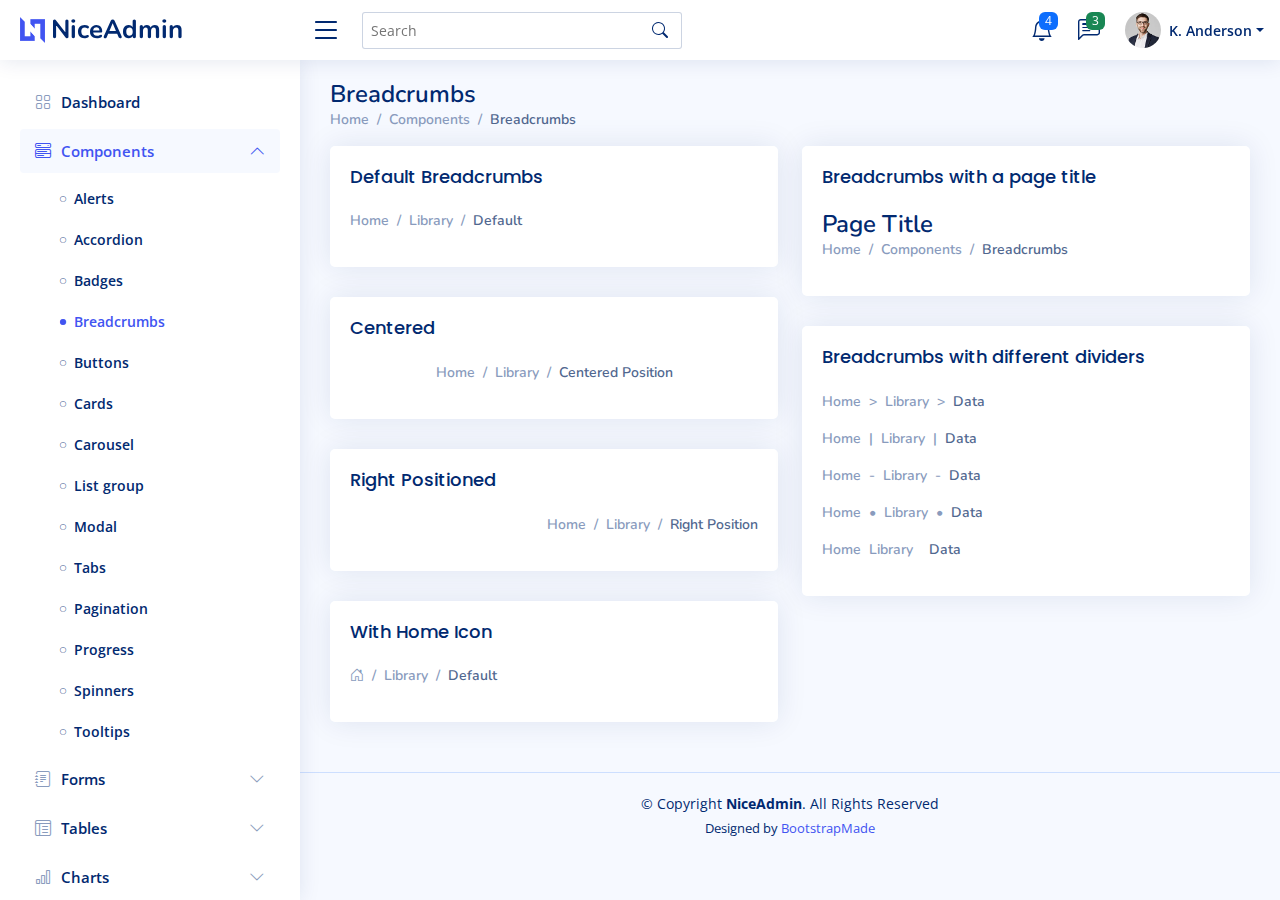
<file: ChoosenCareHome/wwwroot/NiceAdmin/components-breadcrumbs.html>
<!DOCTYPE html>
<html lang="en">

<head>
  <meta charset="utf-8">
  <meta content="width=device-width, initial-scale=1.0" name="viewport">

  <title>Components / Breadcrumbs - NiceAdmin Bootstrap Template</title>
  <meta content="" name="description">
  <meta content="" name="keywords">

  <!-- Favicons -->
  <link href="assets/img/favicon.png" rel="icon">
  <link href="assets/img/apple-touch-icon.png" rel="apple-touch-icon">

  <!-- Google Fonts -->
  <link href="https://fonts.gstatic.com" rel="preconnect">
  <link href="https://fonts.googleapis.com/css?family=Open+Sans:300,300i,400,400i,600,600i,700,700i|Nunito:300,300i,400,400i,600,600i,700,700i|Poppins:300,300i,400,400i,500,500i,600,600i,700,700i" rel="stylesheet">

  <!-- Vendor CSS Files -->
  <link href="assets/vendor/bootstrap/css/bootstrap.min.css" rel="stylesheet">
  <link href="assets/vendor/bootstrap-icons/bootstrap-icons.css" rel="stylesheet">
  <link href="assets/vendor/boxicons/css/boxicons.min.css" rel="stylesheet">
  <link href="assets/vendor/quill/quill.snow.css" rel="stylesheet">
  <link href="assets/vendor/quill/quill.bubble.css" rel="stylesheet">
  <link href="assets/vendor/remixicon/remixicon.css" rel="stylesheet">
  <link href="assets/vendor/simple-datatables/style.css" rel="stylesheet">

  <!-- Template Main CSS File -->
  <link href="assets/css/style.css" rel="stylesheet">

  <!-- =======================================================
  * Template Name: NiceAdmin
  * Updated: Jan 29 2024 with Bootstrap v5.3.2
  * Template URL: https://bootstrapmade.com/nice-admin-bootstrap-admin-html-template/
  * Author: BootstrapMade.com
  * License: https://bootstrapmade.com/license/
  ======================================================== -->
</head>

<body>

  <!-- ======= Header ======= -->
  <header id="header" class="header fixed-top d-flex align-items-center">

    <div class="d-flex align-items-center justify-content-between">
      <a href="index.html" class="logo d-flex align-items-center">
        <img src="assets/img/logo.png" alt="">
        <span class="d-none d-lg-block">NiceAdmin</span>
      </a>
      <i class="bi bi-list toggle-sidebar-btn"></i>
    </div><!-- End Logo -->

    <div class="search-bar">
      <form class="search-form d-flex align-items-center" method="POST" action="#">
        <input type="text" name="query" placeholder="Search" title="Enter search keyword">
        <button type="submit" title="Search"><i class="bi bi-search"></i></button>
      </form>
    </div><!-- End Search Bar -->

    <nav class="header-nav ms-auto">
      <ul class="d-flex align-items-center">

        <li class="nav-item d-block d-lg-none">
          <a class="nav-link nav-icon search-bar-toggle " href="#">
            <i class="bi bi-search"></i>
          </a>
        </li><!-- End Search Icon-->

        <li class="nav-item dropdown">

          <a class="nav-link nav-icon" href="#" data-bs-toggle="dropdown">
            <i class="bi bi-bell"></i>
            <span class="badge bg-primary badge-number">4</span>
          </a><!-- End Notification Icon -->

          <ul class="dropdown-menu dropdown-menu-end dropdown-menu-arrow notifications">
            <li class="dropdown-header">
              You have 4 new notifications
              <a href="#"><span class="badge rounded-pill bg-primary p-2 ms-2">View all</span></a>
            </li>
            <li>
              <hr class="dropdown-divider">
            </li>

            <li class="notification-item">
              <i class="bi bi-exclamation-circle text-warning"></i>
              <div>
                <h4>Lorem Ipsum</h4>
                <p>Quae dolorem earum veritatis oditseno</p>
                <p>30 min. ago</p>
              </div>
            </li>

            <li>
              <hr class="dropdown-divider">
            </li>

            <li class="notification-item">
              <i class="bi bi-x-circle text-danger"></i>
              <div>
                <h4>Atque rerum nesciunt</h4>
                <p>Quae dolorem earum veritatis oditseno</p>
                <p>1 hr. ago</p>
              </div>
            </li>

            <li>
              <hr class="dropdown-divider">
            </li>

            <li class="notification-item">
              <i class="bi bi-check-circle text-success"></i>
              <div>
                <h4>Sit rerum fuga</h4>
                <p>Quae dolorem earum veritatis oditseno</p>
                <p>2 hrs. ago</p>
              </div>
            </li>

            <li>
              <hr class="dropdown-divider">
            </li>

            <li class="notification-item">
              <i class="bi bi-info-circle text-primary"></i>
              <div>
                <h4>Dicta reprehenderit</h4>
                <p>Quae dolorem earum veritatis oditseno</p>
                <p>4 hrs. ago</p>
              </div>
            </li>

            <li>
              <hr class="dropdown-divider">
            </li>
            <li class="dropdown-footer">
              <a href="#">Show all notifications</a>
            </li>

          </ul><!-- End Notification Dropdown Items -->

        </li><!-- End Notification Nav -->

        <li class="nav-item dropdown">

          <a class="nav-link nav-icon" href="#" data-bs-toggle="dropdown">
            <i class="bi bi-chat-left-text"></i>
            <span class="badge bg-success badge-number">3</span>
          </a><!-- End Messages Icon -->

          <ul class="dropdown-menu dropdown-menu-end dropdown-menu-arrow messages">
            <li class="dropdown-header">
              You have 3 new messages
              <a href="#"><span class="badge rounded-pill bg-primary p-2 ms-2">View all</span></a>
            </li>
            <li>
              <hr class="dropdown-divider">
            </li>

            <li class="message-item">
              <a href="#">
                <img src="assets/img/messages-1.jpg" alt="" class="rounded-circle">
                <div>
                  <h4>Maria Hudson</h4>
                  <p>Velit asperiores et ducimus soluta repudiandae labore officia est ut...</p>
                  <p>4 hrs. ago</p>
                </div>
              </a>
            </li>
            <li>
              <hr class="dropdown-divider">
            </li>

            <li class="message-item">
              <a href="#">
                <img src="assets/img/messages-2.jpg" alt="" class="rounded-circle">
                <div>
                  <h4>Anna Nelson</h4>
                  <p>Velit asperiores et ducimus soluta repudiandae labore officia est ut...</p>
                  <p>6 hrs. ago</p>
                </div>
              </a>
            </li>
            <li>
              <hr class="dropdown-divider">
            </li>

            <li class="message-item">
              <a href="#">
                <img src="assets/img/messages-3.jpg" alt="" class="rounded-circle">
                <div>
                  <h4>David Muldon</h4>
                  <p>Velit asperiores et ducimus soluta repudiandae labore officia est ut...</p>
                  <p>8 hrs. ago</p>
                </div>
              </a>
            </li>
            <li>
              <hr class="dropdown-divider">
            </li>

            <li class="dropdown-footer">
              <a href="#">Show all messages</a>
            </li>

          </ul><!-- End Messages Dropdown Items -->

        </li><!-- End Messages Nav -->

        <li class="nav-item dropdown pe-3">

          <a class="nav-link nav-profile d-flex align-items-center pe-0" href="#" data-bs-toggle="dropdown">
            <img src="assets/img/profile-img.jpg" alt="Profile" class="rounded-circle">
            <span class="d-none d-md-block dropdown-toggle ps-2">K. Anderson</span>
          </a><!-- End Profile Iamge Icon -->

          <ul class="dropdown-menu dropdown-menu-end dropdown-menu-arrow profile">
            <li class="dropdown-header">
              <h6>Kevin Anderson</h6>
              <span>Web Designer</span>
            </li>
            <li>
              <hr class="dropdown-divider">
            </li>

            <li>
              <a class="dropdown-item d-flex align-items-center" href="users-profile.html">
                <i class="bi bi-person"></i>
                <span>My Profile</span>
              </a>
            </li>
            <li>
              <hr class="dropdown-divider">
            </li>

            <li>
              <a class="dropdown-item d-flex align-items-center" href="users-profile.html">
                <i class="bi bi-gear"></i>
                <span>Account Settings</span>
              </a>
            </li>
            <li>
              <hr class="dropdown-divider">
            </li>

            <li>
              <a class="dropdown-item d-flex align-items-center" href="pages-faq.html">
                <i class="bi bi-question-circle"></i>
                <span>Need Help?</span>
              </a>
            </li>
            <li>
              <hr class="dropdown-divider">
            </li>

            <li>
              <a class="dropdown-item d-flex align-items-center" href="#">
                <i class="bi bi-box-arrow-right"></i>
                <span>Sign Out</span>
              </a>
            </li>

          </ul><!-- End Profile Dropdown Items -->
        </li><!-- End Profile Nav -->

      </ul>
    </nav><!-- End Icons Navigation -->

  </header><!-- End Header -->

  <!-- ======= Sidebar ======= -->
  <aside id="sidebar" class="sidebar">

    <ul class="sidebar-nav" id="sidebar-nav">

      <li class="nav-item">
        <a class="nav-link collapsed" href="index.html">
          <i class="bi bi-grid"></i>
          <span>Dashboard</span>
        </a>
      </li><!-- End Dashboard Nav -->

      <li class="nav-item">
        <a class="nav-link " data-bs-target="#components-nav" data-bs-toggle="collapse" href="#">
          <i class="bi bi-menu-button-wide"></i><span>Components</span><i class="bi bi-chevron-down ms-auto"></i>
        </a>
        <ul id="components-nav" class="nav-content collapse show" data-bs-parent="#sidebar-nav">
          <li>
            <a href="components-alerts.html">
              <i class="bi bi-circle"></i><span>Alerts</span>
            </a>
          </li>
          <li>
            <a href="components-accordion.html">
              <i class="bi bi-circle"></i><span>Accordion</span>
            </a>
          </li>
          <li>
            <a href="components-badges.html">
              <i class="bi bi-circle"></i><span>Badges</span>
            </a>
          </li>
          <li>
            <a href="components-breadcrumbs.html" class="active">
              <i class="bi bi-circle"></i><span>Breadcrumbs</span>
            </a>
          </li>
          <li>
            <a href="components-buttons.html">
              <i class="bi bi-circle"></i><span>Buttons</span>
            </a>
          </li>
          <li>
            <a href="components-cards.html">
              <i class="bi bi-circle"></i><span>Cards</span>
            </a>
          </li>
          <li>
            <a href="components-carousel.html">
              <i class="bi bi-circle"></i><span>Carousel</span>
            </a>
          </li>
          <li>
            <a href="components-list-group.html">
              <i class="bi bi-circle"></i><span>List group</span>
            </a>
          </li>
          <li>
            <a href="components-modal.html">
              <i class="bi bi-circle"></i><span>Modal</span>
            </a>
          </li>
          <li>
            <a href="components-tabs.html">
              <i class="bi bi-circle"></i><span>Tabs</span>
            </a>
          </li>
          <li>
            <a href="components-pagination.html">
              <i class="bi bi-circle"></i><span>Pagination</span>
            </a>
          </li>
          <li>
            <a href="components-progress.html">
              <i class="bi bi-circle"></i><span>Progress</span>
            </a>
          </li>
          <li>
            <a href="components-spinners.html">
              <i class="bi bi-circle"></i><span>Spinners</span>
            </a>
          </li>
          <li>
            <a href="components-tooltips.html">
              <i class="bi bi-circle"></i><span>Tooltips</span>
            </a>
          </li>
        </ul>
      </li><!-- End Components Nav -->

      <li class="nav-item">
        <a class="nav-link collapsed" data-bs-target="#forms-nav" data-bs-toggle="collapse" href="#">
          <i class="bi bi-journal-text"></i><span>Forms</span><i class="bi bi-chevron-down ms-auto"></i>
        </a>
        <ul id="forms-nav" class="nav-content collapse " data-bs-parent="#sidebar-nav">
          <li>
            <a href="forms-elements.html">
              <i class="bi bi-circle"></i><span>Form Elements</span>
            </a>
          </li>
          <li>
            <a href="forms-layouts.html">
              <i class="bi bi-circle"></i><span>Form Layouts</span>
            </a>
          </li>
          <li>
            <a href="forms-editors.html">
              <i class="bi bi-circle"></i><span>Form Editors</span>
            </a>
          </li>
          <li>
            <a href="forms-validation.html">
              <i class="bi bi-circle"></i><span>Form Validation</span>
            </a>
          </li>
        </ul>
      </li><!-- End Forms Nav -->

      <li class="nav-item">
        <a class="nav-link collapsed" data-bs-target="#tables-nav" data-bs-toggle="collapse" href="#">
          <i class="bi bi-layout-text-window-reverse"></i><span>Tables</span><i class="bi bi-chevron-down ms-auto"></i>
        </a>
        <ul id="tables-nav" class="nav-content collapse " data-bs-parent="#sidebar-nav">
          <li>
            <a href="tables-general.html">
              <i class="bi bi-circle"></i><span>General Tables</span>
            </a>
          </li>
          <li>
            <a href="tables-data.html">
              <i class="bi bi-circle"></i><span>Data Tables</span>
            </a>
          </li>
        </ul>
      </li><!-- End Tables Nav -->

      <li class="nav-item">
        <a class="nav-link collapsed" data-bs-target="#charts-nav" data-bs-toggle="collapse" href="#">
          <i class="bi bi-bar-chart"></i><span>Charts</span><i class="bi bi-chevron-down ms-auto"></i>
        </a>
        <ul id="charts-nav" class="nav-content collapse " data-bs-parent="#sidebar-nav">
          <li>
            <a href="charts-chartjs.html">
              <i class="bi bi-circle"></i><span>Chart.js</span>
            </a>
          </li>
          <li>
            <a href="charts-apexcharts.html">
              <i class="bi bi-circle"></i><span>ApexCharts</span>
            </a>
          </li>
          <li>
            <a href="charts-echarts.html">
              <i class="bi bi-circle"></i><span>ECharts</span>
            </a>
          </li>
        </ul>
      </li><!-- End Charts Nav -->

      <li class="nav-item">
        <a class="nav-link collapsed" data-bs-target="#icons-nav" data-bs-toggle="collapse" href="#">
          <i class="bi bi-gem"></i><span>Icons</span><i class="bi bi-chevron-down ms-auto"></i>
        </a>
        <ul id="icons-nav" class="nav-content collapse " data-bs-parent="#sidebar-nav">
          <li>
            <a href="icons-bootstrap.html">
              <i class="bi bi-circle"></i><span>Bootstrap Icons</span>
            </a>
          </li>
          <li>
            <a href="icons-remix.html">
              <i class="bi bi-circle"></i><span>Remix Icons</span>
            </a>
          </li>
          <li>
            <a href="icons-boxicons.html">
              <i class="bi bi-circle"></i><span>Boxicons</span>
            </a>
          </li>
        </ul>
      </li><!-- End Icons Nav -->

      <li class="nav-heading">Pages</li>

      <li class="nav-item">
        <a class="nav-link collapsed" href="users-profile.html">
          <i class="bi bi-person"></i>
          <span>Profile</span>
        </a>
      </li><!-- End Profile Page Nav -->

      <li class="nav-item">
        <a class="nav-link collapsed" href="pages-faq.html">
          <i class="bi bi-question-circle"></i>
          <span>F.A.Q</span>
        </a>
      </li><!-- End F.A.Q Page Nav -->

      <li class="nav-item">
        <a class="nav-link collapsed" href="pages-contact.html">
          <i class="bi bi-envelope"></i>
          <span>Contact</span>
        </a>
      </li><!-- End Contact Page Nav -->

      <li class="nav-item">
        <a class="nav-link collapsed" href="pages-register.html">
          <i class="bi bi-card-list"></i>
          <span>Register</span>
        </a>
      </li><!-- End Register Page Nav -->

      <li class="nav-item">
        <a class="nav-link collapsed" href="pages-login.html">
          <i class="bi bi-box-arrow-in-right"></i>
          <span>Login</span>
        </a>
      </li><!-- End Login Page Nav -->

      <li class="nav-item">
        <a class="nav-link collapsed" href="pages-error-404.html">
          <i class="bi bi-dash-circle"></i>
          <span>Error 404</span>
        </a>
      </li><!-- End Error 404 Page Nav -->

      <li class="nav-item">
        <a class="nav-link collapsed" href="pages-blank.html">
          <i class="bi bi-file-earmark"></i>
          <span>Blank</span>
        </a>
      </li><!-- End Blank Page Nav -->

    </ul>

  </aside><!-- End Sidebar-->

  <main id="main" class="main">

    <div class="pagetitle">
      <h1>Breadcrumbs</h1>
      <nav>
        <ol class="breadcrumb">
          <li class="breadcrumb-item"><a href="index.html">Home</a></li>
          <li class="breadcrumb-item">Components</li>
          <li class="breadcrumb-item active">Breadcrumbs</li>
        </ol>
      </nav>
    </div><!-- End Page Title -->

    <section class="section">
      <div class="row">
        <div class="col-lg-6">

          <div class="card">
            <div class="card-body">
              <h5 class="card-title">Default Breadcrumbs</h5>

              <nav>
                <ol class="breadcrumb">
                  <li class="breadcrumb-item"><a href="index.html">Home</a></li>
                  <li class="breadcrumb-item"><a href="#">Library</a></li>
                  <li class="breadcrumb-item active">Default</li>
                </ol>
              </nav>
            </div>
          </div>

          <div class="card">
            <div class="card-body">
              <h5 class="card-title">Centered</h5>

              <nav class="d-flex justify-content-center">
                <ol class="breadcrumb">
                  <li class="breadcrumb-item"><a href="index.html">Home</a></li>
                  <li class="breadcrumb-item"><a href="#">Library</a></li>
                  <li class="breadcrumb-item active">Centered Position</li>
                </ol>
              </nav>
            </div>
          </div>

          <div class="card">
            <div class="card-body">
              <h5 class="card-title">Right Positioned</h5>

              <nav class="d-flex justify-content-end">
                <ol class="breadcrumb">
                  <li class="breadcrumb-item"><a href="index.html">Home</a></li>
                  <li class="breadcrumb-item"><a href="#">Library</a></li>
                  <li class="breadcrumb-item active">Right Position</li>
                </ol>
              </nav>
            </div>
          </div>

          <div class="card">
            <div class="card-body">
              <h5 class="card-title">With Home Icon</h5>

              <nav>
                <ol class="breadcrumb">
                  <li class="breadcrumb-item"><a href="index.html"><i class="bi bi-house-door"></i></a></li>
                  <li class="breadcrumb-item"><a href="#">Library</a></li>
                  <li class="breadcrumb-item active">Default</li>
                </ol>
              </nav>
            </div>
          </div>

        </div>

        <div class="col-lg-6">

          <div class="card">
            <div class="card-body">
              <h5 class="card-title">Breadcrumbs with a page title</h5>

              <div class="pagetitle">
                <h1>Page Title</h1>
                <nav>
                  <ol class="breadcrumb">
                    <li class="breadcrumb-item"><a href="index.html">Home</a></li>
                    <li class="breadcrumb-item">Components</li>
                    <li class="breadcrumb-item active">Breadcrumbs</li>
                  </ol>
                </nav>
              </div><!-- End Breadcrumbs with a page title -->

            </div>
          </div>

          <div class="card">
            <div class="card-body">
              <h5 class="card-title">Breadcrumbs with different dividers</h5>

              <nav style="--bs-breadcrumb-divider: '>';">
                <ol class="breadcrumb">
                  <li class="breadcrumb-item"><a href="index.html">Home</a></li>
                  <li class="breadcrumb-item"><a href="#">Library</a></li>
                  <li class="breadcrumb-item active">Data</li>
                </ol>
              </nav>

              <nav style="--bs-breadcrumb-divider: '|';">
                <ol class="breadcrumb">
                  <li class="breadcrumb-item"><a href="index.html">Home</a></li>
                  <li class="breadcrumb-item"><a href="#">Library</a></li>
                  <li class="breadcrumb-item active">Data</li>
                </ol>
              </nav>

              <nav style="--bs-breadcrumb-divider: '-';">
                <ol class="breadcrumb">
                  <li class="breadcrumb-item"><a href="index.html">Home</a></li>
                  <li class="breadcrumb-item"><a href="#">Library</a></li>
                  <li class="breadcrumb-item active">Data</li>
                </ol>
              </nav>

              <nav style="--bs-breadcrumb-divider: '•';">
                <ol class="breadcrumb">
                  <li class="breadcrumb-item"><a href="index.html">Home</a></li>
                  <li class="breadcrumb-item"><a href="#">Library</a></li>
                  <li class="breadcrumb-item active">Data</li>
                </ol>
              </nav>

              <nav style="--bs-breadcrumb-divider: '';">
                <ol class="breadcrumb">
                  <li class="breadcrumb-item"><a href="index.html">Home</a></li>
                  <li class="breadcrumb-item"><a href="#">Library</a></li>
                  <li class="breadcrumb-item active">Data</li>
                </ol>
              </nav>

            </div>
          </div>

        </div>
      </div>
    </section>

  </main><!-- End #main -->

  <!-- ======= Footer ======= -->
  <footer id="footer" class="footer">
    <div class="copyright">
      &copy; Copyright <strong><span>NiceAdmin</span></strong>. All Rights Reserved
    </div>
    <div class="credits">
      <!-- All the links in the footer should remain intact. -->
      <!-- You can delete the links only if you purchased the pro version. -->
      <!-- Licensing information: https://bootstrapmade.com/license/ -->
      <!-- Purchase the pro version with working PHP/AJAX contact form: https://bootstrapmade.com/nice-admin-bootstrap-admin-html-template/ -->
      Designed by <a href="https://bootstrapmade.com/">BootstrapMade</a>
    </div>
  </footer><!-- End Footer -->

  <a href="#" class="back-to-top d-flex align-items-center justify-content-center"><i class="bi bi-arrow-up-short"></i></a>

  <!-- Vendor JS Files -->
  <script src="assets/vendor/apexcharts/apexcharts.min.js"></script>
  <script src="assets/vendor/bootstrap/js/bootstrap.bundle.min.js"></script>
  <script src="assets/vendor/chart.js/chart.umd.js"></script>
  <script src="assets/vendor/echarts/echarts.min.js"></script>
  <script src="assets/vendor/quill/quill.min.js"></script>
  <script src="assets/vendor/simple-datatables/simple-datatables.js"></script>
  <script src="assets/vendor/tinymce/tinymce.min.js"></script>
  <script src="assets/vendor/php-email-form/validate.js"></script>

  <!-- Template Main JS File -->
  <script src="assets/js/main.js"></script>

</body>

</html>
</file>
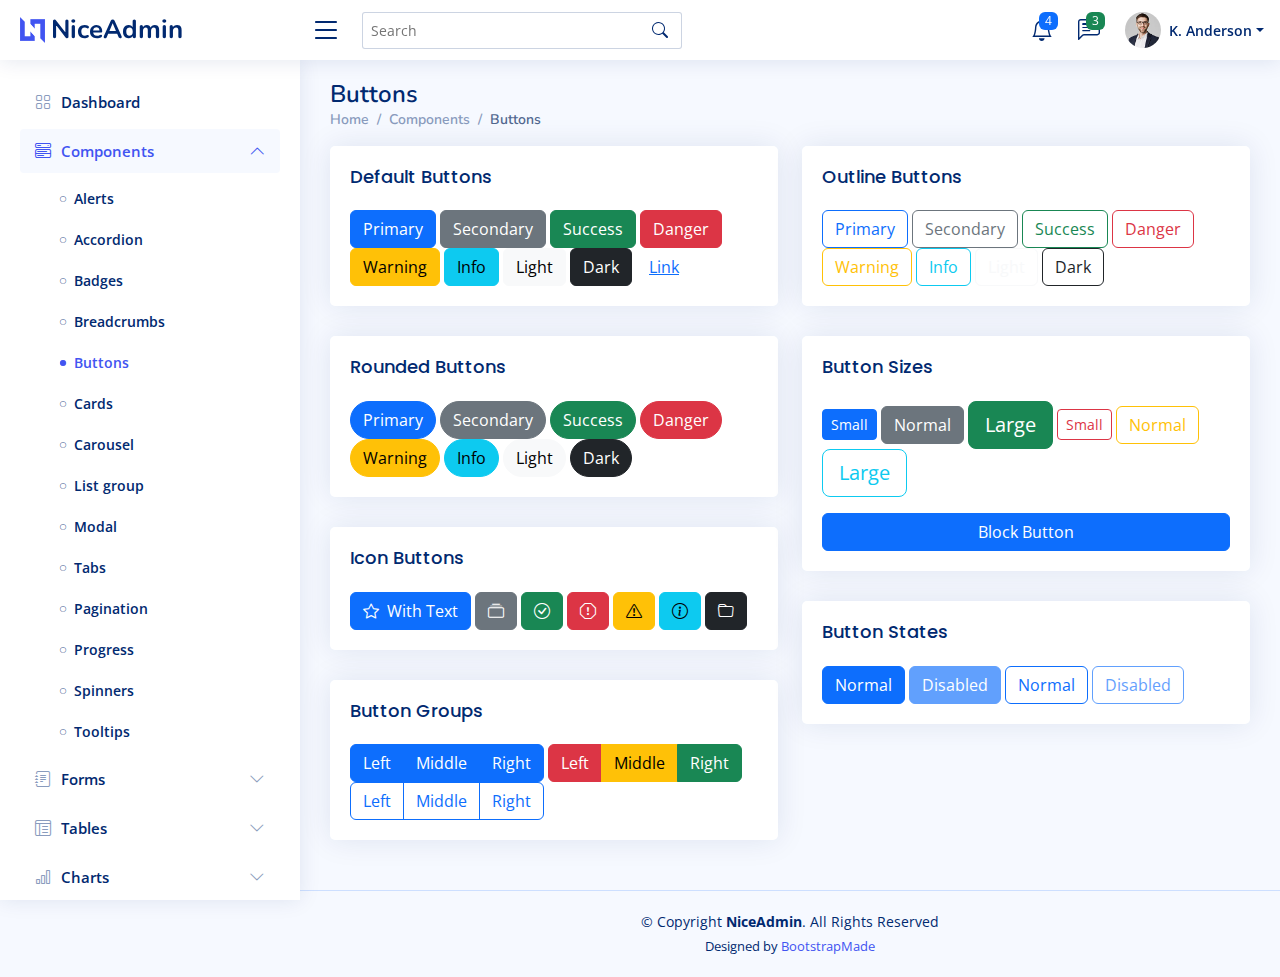
<file: ChoosenCareHome/wwwroot/NiceAdmin/components-buttons.html>
<!DOCTYPE html>
<html lang="en">

<head>
  <meta charset="utf-8">
  <meta content="width=device-width, initial-scale=1.0" name="viewport">

  <title>Components / Buttons - NiceAdmin Bootstrap Template</title>
  <meta content="" name="description">
  <meta content="" name="keywords">

  <!-- Favicons -->
  <link href="assets/img/favicon.png" rel="icon">
  <link href="assets/img/apple-touch-icon.png" rel="apple-touch-icon">

  <!-- Google Fonts -->
  <link href="https://fonts.gstatic.com" rel="preconnect">
  <link href="https://fonts.googleapis.com/css?family=Open+Sans:300,300i,400,400i,600,600i,700,700i|Nunito:300,300i,400,400i,600,600i,700,700i|Poppins:300,300i,400,400i,500,500i,600,600i,700,700i" rel="stylesheet">

  <!-- Vendor CSS Files -->
  <link href="assets/vendor/bootstrap/css/bootstrap.min.css" rel="stylesheet">
  <link href="assets/vendor/bootstrap-icons/bootstrap-icons.css" rel="stylesheet">
  <link href="assets/vendor/boxicons/css/boxicons.min.css" rel="stylesheet">
  <link href="assets/vendor/quill/quill.snow.css" rel="stylesheet">
  <link href="assets/vendor/quill/quill.bubble.css" rel="stylesheet">
  <link href="assets/vendor/remixicon/remixicon.css" rel="stylesheet">
  <link href="assets/vendor/simple-datatables/style.css" rel="stylesheet">

  <!-- Template Main CSS File -->
  <link href="assets/css/style.css" rel="stylesheet">

  <!-- =======================================================
  * Template Name: NiceAdmin
  * Updated: Jan 29 2024 with Bootstrap v5.3.2
  * Template URL: https://bootstrapmade.com/nice-admin-bootstrap-admin-html-template/
  * Author: BootstrapMade.com
  * License: https://bootstrapmade.com/license/
  ======================================================== -->
</head>

<body>

  <!-- ======= Header ======= -->
  <header id="header" class="header fixed-top d-flex align-items-center">

    <div class="d-flex align-items-center justify-content-between">
      <a href="index.html" class="logo d-flex align-items-center">
        <img src="assets/img/logo.png" alt="">
        <span class="d-none d-lg-block">NiceAdmin</span>
      </a>
      <i class="bi bi-list toggle-sidebar-btn"></i>
    </div><!-- End Logo -->

    <div class="search-bar">
      <form class="search-form d-flex align-items-center" method="POST" action="#">
        <input type="text" name="query" placeholder="Search" title="Enter search keyword">
        <button type="submit" title="Search"><i class="bi bi-search"></i></button>
      </form>
    </div><!-- End Search Bar -->

    <nav class="header-nav ms-auto">
      <ul class="d-flex align-items-center">

        <li class="nav-item d-block d-lg-none">
          <a class="nav-link nav-icon search-bar-toggle " href="#">
            <i class="bi bi-search"></i>
          </a>
        </li><!-- End Search Icon-->

        <li class="nav-item dropdown">

          <a class="nav-link nav-icon" href="#" data-bs-toggle="dropdown">
            <i class="bi bi-bell"></i>
            <span class="badge bg-primary badge-number">4</span>
          </a><!-- End Notification Icon -->

          <ul class="dropdown-menu dropdown-menu-end dropdown-menu-arrow notifications">
            <li class="dropdown-header">
              You have 4 new notifications
              <a href="#"><span class="badge rounded-pill bg-primary p-2 ms-2">View all</span></a>
            </li>
            <li>
              <hr class="dropdown-divider">
            </li>

            <li class="notification-item">
              <i class="bi bi-exclamation-circle text-warning"></i>
              <div>
                <h4>Lorem Ipsum</h4>
                <p>Quae dolorem earum veritatis oditseno</p>
                <p>30 min. ago</p>
              </div>
            </li>

            <li>
              <hr class="dropdown-divider">
            </li>

            <li class="notification-item">
              <i class="bi bi-x-circle text-danger"></i>
              <div>
                <h4>Atque rerum nesciunt</h4>
                <p>Quae dolorem earum veritatis oditseno</p>
                <p>1 hr. ago</p>
              </div>
            </li>

            <li>
              <hr class="dropdown-divider">
            </li>

            <li class="notification-item">
              <i class="bi bi-check-circle text-success"></i>
              <div>
                <h4>Sit rerum fuga</h4>
                <p>Quae dolorem earum veritatis oditseno</p>
                <p>2 hrs. ago</p>
              </div>
            </li>

            <li>
              <hr class="dropdown-divider">
            </li>

            <li class="notification-item">
              <i class="bi bi-info-circle text-primary"></i>
              <div>
                <h4>Dicta reprehenderit</h4>
                <p>Quae dolorem earum veritatis oditseno</p>
                <p>4 hrs. ago</p>
              </div>
            </li>

            <li>
              <hr class="dropdown-divider">
            </li>
            <li class="dropdown-footer">
              <a href="#">Show all notifications</a>
            </li>

          </ul><!-- End Notification Dropdown Items -->

        </li><!-- End Notification Nav -->

        <li class="nav-item dropdown">

          <a class="nav-link nav-icon" href="#" data-bs-toggle="dropdown">
            <i class="bi bi-chat-left-text"></i>
            <span class="badge bg-success badge-number">3</span>
          </a><!-- End Messages Icon -->

          <ul class="dropdown-menu dropdown-menu-end dropdown-menu-arrow messages">
            <li class="dropdown-header">
              You have 3 new messages
              <a href="#"><span class="badge rounded-pill bg-primary p-2 ms-2">View all</span></a>
            </li>
            <li>
              <hr class="dropdown-divider">
            </li>

            <li class="message-item">
              <a href="#">
                <img src="assets/img/messages-1.jpg" alt="" class="rounded-circle">
                <div>
                  <h4>Maria Hudson</h4>
                  <p>Velit asperiores et ducimus soluta repudiandae labore officia est ut...</p>
                  <p>4 hrs. ago</p>
                </div>
              </a>
            </li>
            <li>
              <hr class="dropdown-divider">
            </li>

            <li class="message-item">
              <a href="#">
                <img src="assets/img/messages-2.jpg" alt="" class="rounded-circle">
                <div>
                  <h4>Anna Nelson</h4>
                  <p>Velit asperiores et ducimus soluta repudiandae labore officia est ut...</p>
                  <p>6 hrs. ago</p>
                </div>
              </a>
            </li>
            <li>
              <hr class="dropdown-divider">
            </li>

            <li class="message-item">
              <a href="#">
                <img src="assets/img/messages-3.jpg" alt="" class="rounded-circle">
                <div>
                  <h4>David Muldon</h4>
                  <p>Velit asperiores et ducimus soluta repudiandae labore officia est ut...</p>
                  <p>8 hrs. ago</p>
                </div>
              </a>
            </li>
            <li>
              <hr class="dropdown-divider">
            </li>

            <li class="dropdown-footer">
              <a href="#">Show all messages</a>
            </li>

          </ul><!-- End Messages Dropdown Items -->

        </li><!-- End Messages Nav -->

        <li class="nav-item dropdown pe-3">

          <a class="nav-link nav-profile d-flex align-items-center pe-0" href="#" data-bs-toggle="dropdown">
            <img src="assets/img/profile-img.jpg" alt="Profile" class="rounded-circle">
            <span class="d-none d-md-block dropdown-toggle ps-2">K. Anderson</span>
          </a><!-- End Profile Iamge Icon -->

          <ul class="dropdown-menu dropdown-menu-end dropdown-menu-arrow profile">
            <li class="dropdown-header">
              <h6>Kevin Anderson</h6>
              <span>Web Designer</span>
            </li>
            <li>
              <hr class="dropdown-divider">
            </li>

            <li>
              <a class="dropdown-item d-flex align-items-center" href="users-profile.html">
                <i class="bi bi-person"></i>
                <span>My Profile</span>
              </a>
            </li>
            <li>
              <hr class="dropdown-divider">
            </li>

            <li>
              <a class="dropdown-item d-flex align-items-center" href="users-profile.html">
                <i class="bi bi-gear"></i>
                <span>Account Settings</span>
              </a>
            </li>
            <li>
              <hr class="dropdown-divider">
            </li>

            <li>
              <a class="dropdown-item d-flex align-items-center" href="pages-faq.html">
                <i class="bi bi-question-circle"></i>
                <span>Need Help?</span>
              </a>
            </li>
            <li>
              <hr class="dropdown-divider">
            </li>

            <li>
              <a class="dropdown-item d-flex align-items-center" href="#">
                <i class="bi bi-box-arrow-right"></i>
                <span>Sign Out</span>
              </a>
            </li>

          </ul><!-- End Profile Dropdown Items -->
        </li><!-- End Profile Nav -->

      </ul>
    </nav><!-- End Icons Navigation -->

  </header><!-- End Header -->

  <!-- ======= Sidebar ======= -->
  <aside id="sidebar" class="sidebar">

    <ul class="sidebar-nav" id="sidebar-nav">

      <li class="nav-item">
        <a class="nav-link collapsed" href="index.html">
          <i class="bi bi-grid"></i>
          <span>Dashboard</span>
        </a>
      </li><!-- End Dashboard Nav -->

      <li class="nav-item">
        <a class="nav-link " data-bs-target="#components-nav" data-bs-toggle="collapse" href="#">
          <i class="bi bi-menu-button-wide"></i><span>Components</span><i class="bi bi-chevron-down ms-auto"></i>
        </a>
        <ul id="components-nav" class="nav-content collapse show" data-bs-parent="#sidebar-nav">
          <li>
            <a href="components-alerts.html">
              <i class="bi bi-circle"></i><span>Alerts</span>
            </a>
          </li>
          <li>
            <a href="components-accordion.html">
              <i class="bi bi-circle"></i><span>Accordion</span>
            </a>
          </li>
          <li>
            <a href="components-badges.html">
              <i class="bi bi-circle"></i><span>Badges</span>
            </a>
          </li>
          <li>
            <a href="components-breadcrumbs.html">
              <i class="bi bi-circle"></i><span>Breadcrumbs</span>
            </a>
          </li>
          <li>
            <a href="components-buttons.html" class="active">
              <i class="bi bi-circle"></i><span>Buttons</span>
            </a>
          </li>
          <li>
            <a href="components-cards.html">
              <i class="bi bi-circle"></i><span>Cards</span>
            </a>
          </li>
          <li>
            <a href="components-carousel.html">
              <i class="bi bi-circle"></i><span>Carousel</span>
            </a>
          </li>
          <li>
            <a href="components-list-group.html">
              <i class="bi bi-circle"></i><span>List group</span>
            </a>
          </li>
          <li>
            <a href="components-modal.html">
              <i class="bi bi-circle"></i><span>Modal</span>
            </a>
          </li>
          <li>
            <a href="components-tabs.html">
              <i class="bi bi-circle"></i><span>Tabs</span>
            </a>
          </li>
          <li>
            <a href="components-pagination.html">
              <i class="bi bi-circle"></i><span>Pagination</span>
            </a>
          </li>
          <li>
            <a href="components-progress.html">
              <i class="bi bi-circle"></i><span>Progress</span>
            </a>
          </li>
          <li>
            <a href="components-spinners.html">
              <i class="bi bi-circle"></i><span>Spinners</span>
            </a>
          </li>
          <li>
            <a href="components-tooltips.html">
              <i class="bi bi-circle"></i><span>Tooltips</span>
            </a>
          </li>
        </ul>
      </li><!-- End Components Nav -->

      <li class="nav-item">
        <a class="nav-link collapsed" data-bs-target="#forms-nav" data-bs-toggle="collapse" href="#">
          <i class="bi bi-journal-text"></i><span>Forms</span><i class="bi bi-chevron-down ms-auto"></i>
        </a>
        <ul id="forms-nav" class="nav-content collapse " data-bs-parent="#sidebar-nav">
          <li>
            <a href="forms-elements.html">
              <i class="bi bi-circle"></i><span>Form Elements</span>
            </a>
          </li>
          <li>
            <a href="forms-layouts.html">
              <i class="bi bi-circle"></i><span>Form Layouts</span>
            </a>
          </li>
          <li>
            <a href="forms-editors.html">
              <i class="bi bi-circle"></i><span>Form Editors</span>
            </a>
          </li>
          <li>
            <a href="forms-validation.html">
              <i class="bi bi-circle"></i><span>Form Validation</span>
            </a>
          </li>
        </ul>
      </li><!-- End Forms Nav -->

      <li class="nav-item">
        <a class="nav-link collapsed" data-bs-target="#tables-nav" data-bs-toggle="collapse" href="#">
          <i class="bi bi-layout-text-window-reverse"></i><span>Tables</span><i class="bi bi-chevron-down ms-auto"></i>
        </a>
        <ul id="tables-nav" class="nav-content collapse " data-bs-parent="#sidebar-nav">
          <li>
            <a href="tables-general.html">
              <i class="bi bi-circle"></i><span>General Tables</span>
            </a>
          </li>
          <li>
            <a href="tables-data.html">
              <i class="bi bi-circle"></i><span>Data Tables</span>
            </a>
          </li>
        </ul>
      </li><!-- End Tables Nav -->

      <li class="nav-item">
        <a class="nav-link collapsed" data-bs-target="#charts-nav" data-bs-toggle="collapse" href="#">
          <i class="bi bi-bar-chart"></i><span>Charts</span><i class="bi bi-chevron-down ms-auto"></i>
        </a>
        <ul id="charts-nav" class="nav-content collapse " data-bs-parent="#sidebar-nav">
          <li>
            <a href="charts-chartjs.html">
              <i class="bi bi-circle"></i><span>Chart.js</span>
            </a>
          </li>
          <li>
            <a href="charts-apexcharts.html">
              <i class="bi bi-circle"></i><span>ApexCharts</span>
            </a>
          </li>
          <li>
            <a href="charts-echarts.html">
              <i class="bi bi-circle"></i><span>ECharts</span>
            </a>
          </li>
        </ul>
      </li><!-- End Charts Nav -->

      <li class="nav-item">
        <a class="nav-link collapsed" data-bs-target="#icons-nav" data-bs-toggle="collapse" href="#">
          <i class="bi bi-gem"></i><span>Icons</span><i class="bi bi-chevron-down ms-auto"></i>
        </a>
        <ul id="icons-nav" class="nav-content collapse " data-bs-parent="#sidebar-nav">
          <li>
            <a href="icons-bootstrap.html">
              <i class="bi bi-circle"></i><span>Bootstrap Icons</span>
            </a>
          </li>
          <li>
            <a href="icons-remix.html">
              <i class="bi bi-circle"></i><span>Remix Icons</span>
            </a>
          </li>
          <li>
            <a href="icons-boxicons.html">
              <i class="bi bi-circle"></i><span>Boxicons</span>
            </a>
          </li>
        </ul>
      </li><!-- End Icons Nav -->

      <li class="nav-heading">Pages</li>

      <li class="nav-item">
        <a class="nav-link collapsed" href="users-profile.html">
          <i class="bi bi-person"></i>
          <span>Profile</span>
        </a>
      </li><!-- End Profile Page Nav -->

      <li class="nav-item">
        <a class="nav-link collapsed" href="pages-faq.html">
          <i class="bi bi-question-circle"></i>
          <span>F.A.Q</span>
        </a>
      </li><!-- End F.A.Q Page Nav -->

      <li class="nav-item">
        <a class="nav-link collapsed" href="pages-contact.html">
          <i class="bi bi-envelope"></i>
          <span>Contact</span>
        </a>
      </li><!-- End Contact Page Nav -->

      <li class="nav-item">
        <a class="nav-link collapsed" href="pages-register.html">
          <i class="bi bi-card-list"></i>
          <span>Register</span>
        </a>
      </li><!-- End Register Page Nav -->

      <li class="nav-item">
        <a class="nav-link collapsed" href="pages-login.html">
          <i class="bi bi-box-arrow-in-right"></i>
          <span>Login</span>
        </a>
      </li><!-- End Login Page Nav -->

      <li class="nav-item">
        <a class="nav-link collapsed" href="pages-error-404.html">
          <i class="bi bi-dash-circle"></i>
          <span>Error 404</span>
        </a>
      </li><!-- End Error 404 Page Nav -->

      <li class="nav-item">
        <a class="nav-link collapsed" href="pages-blank.html">
          <i class="bi bi-file-earmark"></i>
          <span>Blank</span>
        </a>
      </li><!-- End Blank Page Nav -->

    </ul>

  </aside><!-- End Sidebar-->

  <main id="main" class="main">

    <div class="pagetitle">
      <h1>Buttons</h1>
      <nav>
        <ol class="breadcrumb">
          <li class="breadcrumb-item"><a href="index.html">Home</a></li>
          <li class="breadcrumb-item">Components</li>
          <li class="breadcrumb-item active">Buttons</li>
        </ol>
      </nav>
    </div><!-- End Page Title -->

    <section class="section">
      <div class="row">
        <div class="col-lg-6">

          <div class="card">
            <div class="card-body">
              <h5 class="card-title">Default Buttons</h5>

              <button type="button" class="btn btn-primary">Primary</button>
              <button type="button" class="btn btn-secondary">Secondary</button>
              <button type="button" class="btn btn-success">Success</button>
              <button type="button" class="btn btn-danger">Danger</button>
              <button type="button" class="btn btn-warning">Warning</button>
              <button type="button" class="btn btn-info">Info</button>
              <button type="button" class="btn btn-light">Light</button>
              <button type="button" class="btn btn-dark">Dark</button>
              <button type="button" class="btn btn-link">Link</button>
            </div>
          </div>

          <div class="card">
            <div class="card-body">
              <h5 class="card-title">Rounded Buttons</h5>

              <button type="button" class="btn btn-primary rounded-pill">Primary</button>
              <button type="button" class="btn btn-secondary rounded-pill">Secondary</button>
              <button type="button" class="btn btn-success rounded-pill">Success</button>
              <button type="button" class="btn btn-danger rounded-pill">Danger</button>
              <button type="button" class="btn btn-warning rounded-pill">Warning</button>
              <button type="button" class="btn btn-info rounded-pill">Info</button>
              <button type="button" class="btn btn-light rounded-pill">Light</button>
              <button type="button" class="btn btn-dark rounded-pill">Dark</button>
            </div>
          </div>

          <div class="card">
            <div class="card-body">
              <h5 class="card-title">Icon Buttons</h5>

              <button type="button" class="btn btn-primary"><i class="bi bi-star me-1"></i> With Text</button>
              <button type="button" class="btn btn-secondary"><i class="bi bi-collection"></i></button>
              <button type="button" class="btn btn-success"><i class="bi bi-check-circle"></i></button>
              <button type="button" class="btn btn-danger"><i class="bi bi-exclamation-octagon"></i></button>
              <button type="button" class="btn btn-warning"><i class="bi bi-exclamation-triangle"></i></button>
              <button type="button" class="btn btn-info"><i class="bi bi-info-circle"></i></button>
              <button type="button" class="btn btn-dark"><i class="bi bi-folder"></i></button>
            </div>
          </div>

          <div class="card">
            <div class="card-body">
              <h5 class="card-title">Button Groups</h5>

              <div class="btn-group" role="group" aria-label="Basic example">
                <button type="button" class="btn btn-primary">Left</button>
                <button type="button" class="btn btn-primary">Middle</button>
                <button type="button" class="btn btn-primary">Right</button>
              </div>

              <div class="btn-group" role="group" aria-label="Basic mixed styles example">
                <button type="button" class="btn btn-danger">Left</button>
                <button type="button" class="btn btn-warning">Middle</button>
                <button type="button" class="btn btn-success">Right</button>
              </div>

              <div class="btn-group" role="group" aria-label="Basic outlined example">
                <button type="button" class="btn btn-outline-primary">Left</button>
                <button type="button" class="btn btn-outline-primary">Middle</button>
                <button type="button" class="btn btn-outline-primary">Right</button>
              </div>

            </div>
          </div>

        </div>

        <div class="col-lg-6">

          <div class="card">
            <div class="card-body">
              <h5 class="card-title">Outline Buttons</h5>

              <button type="button" class="btn btn-outline-primary">Primary</button>
              <button type="button" class="btn btn-outline-secondary">Secondary</button>
              <button type="button" class="btn btn-outline-success">Success</button>
              <button type="button" class="btn btn-outline-danger">Danger</button>
              <button type="button" class="btn btn-outline-warning">Warning</button>
              <button type="button" class="btn btn-outline-info">Info</button>
              <button type="button" class="btn btn-outline-light">Light</button>
              <button type="button" class="btn btn-outline-dark">Dark</button>
            </div>
          </div>

          <div class="card">
            <div class="card-body">
              <h5 class="card-title">Button Sizes</h5>

              <button type="button" class="btn btn-primary btn-sm">Small</button>
              <button type="button" class="btn btn-secondary">Normal</button>
              <button type="button" class="btn btn-success btn-lg">Large</button>

              <button type="button" class="btn btn-outline-danger btn-sm">Small</button>
              <button type="button" class="btn btn-outline-warning">Normal</button>
              <button type="button" class="btn btn-outline-info btn-lg">Large</button>

              <div class="d-grid gap-2 mt-3">
                <button class="btn btn-primary" type="button">Block Button</button>
              </div>

            </div>
          </div>

          <div class="card">
            <div class="card-body">
              <h5 class="card-title">Button States</h5>

              <button type="button" class="btn btn-primary">Normal</button>
              <button type="button" class="btn btn-primary" disabled>Disabled</button>
              <button type="button" class="btn btn-outline-primary">Normal</button>
              <button type="button" class="btn btn-outline-primary" disabled>Disabled</button>
            </div>
          </div>

        </div>
      </div>
    </section>

  </main><!-- End #main -->

  <!-- ======= Footer ======= -->
  <footer id="footer" class="footer">
    <div class="copyright">
      &copy; Copyright <strong><span>NiceAdmin</span></strong>. All Rights Reserved
    </div>
    <div class="credits">
      <!-- All the links in the footer should remain intact. -->
      <!-- You can delete the links only if you purchased the pro version. -->
      <!-- Licensing information: https://bootstrapmade.com/license/ -->
      <!-- Purchase the pro version with working PHP/AJAX contact form: https://bootstrapmade.com/nice-admin-bootstrap-admin-html-template/ -->
      Designed by <a href="https://bootstrapmade.com/">BootstrapMade</a>
    </div>
  </footer><!-- End Footer -->

  <a href="#" class="back-to-top d-flex align-items-center justify-content-center"><i class="bi bi-arrow-up-short"></i></a>

  <!-- Vendor JS Files -->
  <script src="assets/vendor/apexcharts/apexcharts.min.js"></script>
  <script src="assets/vendor/bootstrap/js/bootstrap.bundle.min.js"></script>
  <script src="assets/vendor/chart.js/chart.umd.js"></script>
  <script src="assets/vendor/echarts/echarts.min.js"></script>
  <script src="assets/vendor/quill/quill.min.js"></script>
  <script src="assets/vendor/simple-datatables/simple-datatables.js"></script>
  <script src="assets/vendor/tinymce/tinymce.min.js"></script>
  <script src="assets/vendor/php-email-form/validate.js"></script>

  <!-- Template Main JS File -->
  <script src="assets/js/main.js"></script>

</body>

</html>
</file>
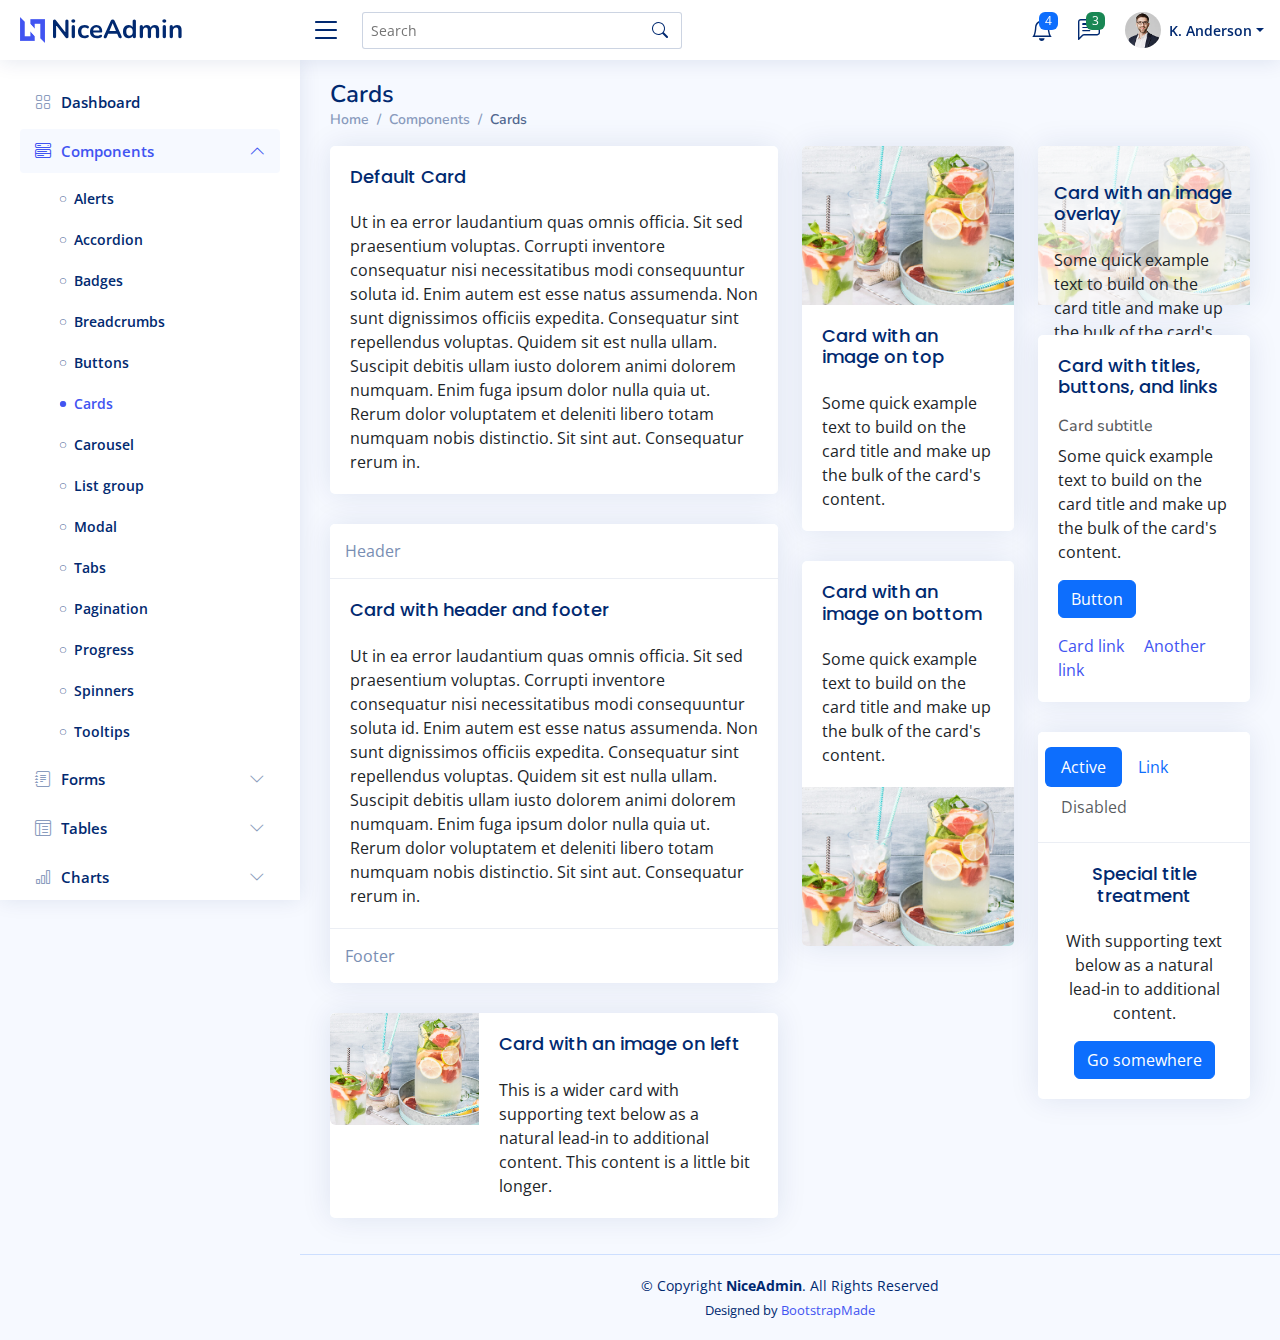
<file: ChoosenCareHome/wwwroot/NiceAdmin/components-cards.html>
<!DOCTYPE html>
<html lang="en">

<head>
  <meta charset="utf-8">
  <meta content="width=device-width, initial-scale=1.0" name="viewport">

  <title>Components / Cards - NiceAdmin Bootstrap Template</title>
  <meta content="" name="description">
  <meta content="" name="keywords">

  <!-- Favicons -->
  <link href="assets/img/favicon.png" rel="icon">
  <link href="assets/img/apple-touch-icon.png" rel="apple-touch-icon">

  <!-- Google Fonts -->
  <link href="https://fonts.gstatic.com" rel="preconnect">
  <link href="https://fonts.googleapis.com/css?family=Open+Sans:300,300i,400,400i,600,600i,700,700i|Nunito:300,300i,400,400i,600,600i,700,700i|Poppins:300,300i,400,400i,500,500i,600,600i,700,700i" rel="stylesheet">

  <!-- Vendor CSS Files -->
  <link href="assets/vendor/bootstrap/css/bootstrap.min.css" rel="stylesheet">
  <link href="assets/vendor/bootstrap-icons/bootstrap-icons.css" rel="stylesheet">
  <link href="assets/vendor/boxicons/css/boxicons.min.css" rel="stylesheet">
  <link href="assets/vendor/quill/quill.snow.css" rel="stylesheet">
  <link href="assets/vendor/quill/quill.bubble.css" rel="stylesheet">
  <link href="assets/vendor/remixicon/remixicon.css" rel="stylesheet">
  <link href="assets/vendor/simple-datatables/style.css" rel="stylesheet">

  <!-- Template Main CSS File -->
  <link href="assets/css/style.css" rel="stylesheet">

  <!-- =======================================================
  * Template Name: NiceAdmin
  * Updated: Jan 29 2024 with Bootstrap v5.3.2
  * Template URL: https://bootstrapmade.com/nice-admin-bootstrap-admin-html-template/
  * Author: BootstrapMade.com
  * License: https://bootstrapmade.com/license/
  ======================================================== -->
</head>

<body>

  <!-- ======= Header ======= -->
  <header id="header" class="header fixed-top d-flex align-items-center">

    <div class="d-flex align-items-center justify-content-between">
      <a href="index.html" class="logo d-flex align-items-center">
        <img src="assets/img/logo.png" alt="">
        <span class="d-none d-lg-block">NiceAdmin</span>
      </a>
      <i class="bi bi-list toggle-sidebar-btn"></i>
    </div><!-- End Logo -->

    <div class="search-bar">
      <form class="search-form d-flex align-items-center" method="POST" action="#">
        <input type="text" name="query" placeholder="Search" title="Enter search keyword">
        <button type="submit" title="Search"><i class="bi bi-search"></i></button>
      </form>
    </div><!-- End Search Bar -->

    <nav class="header-nav ms-auto">
      <ul class="d-flex align-items-center">

        <li class="nav-item d-block d-lg-none">
          <a class="nav-link nav-icon search-bar-toggle " href="#">
            <i class="bi bi-search"></i>
          </a>
        </li><!-- End Search Icon-->

        <li class="nav-item dropdown">

          <a class="nav-link nav-icon" href="#" data-bs-toggle="dropdown">
            <i class="bi bi-bell"></i>
            <span class="badge bg-primary badge-number">4</span>
          </a><!-- End Notification Icon -->

          <ul class="dropdown-menu dropdown-menu-end dropdown-menu-arrow notifications">
            <li class="dropdown-header">
              You have 4 new notifications
              <a href="#"><span class="badge rounded-pill bg-primary p-2 ms-2">View all</span></a>
            </li>
            <li>
              <hr class="dropdown-divider">
            </li>

            <li class="notification-item">
              <i class="bi bi-exclamation-circle text-warning"></i>
              <div>
                <h4>Lorem Ipsum</h4>
                <p>Quae dolorem earum veritatis oditseno</p>
                <p>30 min. ago</p>
              </div>
            </li>

            <li>
              <hr class="dropdown-divider">
            </li>

            <li class="notification-item">
              <i class="bi bi-x-circle text-danger"></i>
              <div>
                <h4>Atque rerum nesciunt</h4>
                <p>Quae dolorem earum veritatis oditseno</p>
                <p>1 hr. ago</p>
              </div>
            </li>

            <li>
              <hr class="dropdown-divider">
            </li>

            <li class="notification-item">
              <i class="bi bi-check-circle text-success"></i>
              <div>
                <h4>Sit rerum fuga</h4>
                <p>Quae dolorem earum veritatis oditseno</p>
                <p>2 hrs. ago</p>
              </div>
            </li>

            <li>
              <hr class="dropdown-divider">
            </li>

            <li class="notification-item">
              <i class="bi bi-info-circle text-primary"></i>
              <div>
                <h4>Dicta reprehenderit</h4>
                <p>Quae dolorem earum veritatis oditseno</p>
                <p>4 hrs. ago</p>
              </div>
            </li>

            <li>
              <hr class="dropdown-divider">
            </li>
            <li class="dropdown-footer">
              <a href="#">Show all notifications</a>
            </li>

          </ul><!-- End Notification Dropdown Items -->

        </li><!-- End Notification Nav -->

        <li class="nav-item dropdown">

          <a class="nav-link nav-icon" href="#" data-bs-toggle="dropdown">
            <i class="bi bi-chat-left-text"></i>
            <span class="badge bg-success badge-number">3</span>
          </a><!-- End Messages Icon -->

          <ul class="dropdown-menu dropdown-menu-end dropdown-menu-arrow messages">
            <li class="dropdown-header">
              You have 3 new messages
              <a href="#"><span class="badge rounded-pill bg-primary p-2 ms-2">View all</span></a>
            </li>
            <li>
              <hr class="dropdown-divider">
            </li>

            <li class="message-item">
              <a href="#">
                <img src="assets/img/messages-1.jpg" alt="" class="rounded-circle">
                <div>
                  <h4>Maria Hudson</h4>
                  <p>Velit asperiores et ducimus soluta repudiandae labore officia est ut...</p>
                  <p>4 hrs. ago</p>
                </div>
              </a>
            </li>
            <li>
              <hr class="dropdown-divider">
            </li>

            <li class="message-item">
              <a href="#">
                <img src="assets/img/messages-2.jpg" alt="" class="rounded-circle">
                <div>
                  <h4>Anna Nelson</h4>
                  <p>Velit asperiores et ducimus soluta repudiandae labore officia est ut...</p>
                  <p>6 hrs. ago</p>
                </div>
              </a>
            </li>
            <li>
              <hr class="dropdown-divider">
            </li>

            <li class="message-item">
              <a href="#">
                <img src="assets/img/messages-3.jpg" alt="" class="rounded-circle">
                <div>
                  <h4>David Muldon</h4>
                  <p>Velit asperiores et ducimus soluta repudiandae labore officia est ut...</p>
                  <p>8 hrs. ago</p>
                </div>
              </a>
            </li>
            <li>
              <hr class="dropdown-divider">
            </li>

            <li class="dropdown-footer">
              <a href="#">Show all messages</a>
            </li>

          </ul><!-- End Messages Dropdown Items -->

        </li><!-- End Messages Nav -->

        <li class="nav-item dropdown pe-3">

          <a class="nav-link nav-profile d-flex align-items-center pe-0" href="#" data-bs-toggle="dropdown">
            <img src="assets/img/profile-img.jpg" alt="Profile" class="rounded-circle">
            <span class="d-none d-md-block dropdown-toggle ps-2">K. Anderson</span>
          </a><!-- End Profile Iamge Icon -->

          <ul class="dropdown-menu dropdown-menu-end dropdown-menu-arrow profile">
            <li class="dropdown-header">
              <h6>Kevin Anderson</h6>
              <span>Web Designer</span>
            </li>
            <li>
              <hr class="dropdown-divider">
            </li>

            <li>
              <a class="dropdown-item d-flex align-items-center" href="users-profile.html">
                <i class="bi bi-person"></i>
                <span>My Profile</span>
              </a>
            </li>
            <li>
              <hr class="dropdown-divider">
            </li>

            <li>
              <a class="dropdown-item d-flex align-items-center" href="users-profile.html">
                <i class="bi bi-gear"></i>
                <span>Account Settings</span>
              </a>
            </li>
            <li>
              <hr class="dropdown-divider">
            </li>

            <li>
              <a class="dropdown-item d-flex align-items-center" href="pages-faq.html">
                <i class="bi bi-question-circle"></i>
                <span>Need Help?</span>
              </a>
            </li>
            <li>
              <hr class="dropdown-divider">
            </li>

            <li>
              <a class="dropdown-item d-flex align-items-center" href="#">
                <i class="bi bi-box-arrow-right"></i>
                <span>Sign Out</span>
              </a>
            </li>

          </ul><!-- End Profile Dropdown Items -->
        </li><!-- End Profile Nav -->

      </ul>
    </nav><!-- End Icons Navigation -->

  </header><!-- End Header -->

  <!-- ======= Sidebar ======= -->
  <aside id="sidebar" class="sidebar">

    <ul class="sidebar-nav" id="sidebar-nav">

      <li class="nav-item">
        <a class="nav-link collapsed" href="index.html">
          <i class="bi bi-grid"></i>
          <span>Dashboard</span>
        </a>
      </li><!-- End Dashboard Nav -->

      <li class="nav-item">
        <a class="nav-link " data-bs-target="#components-nav" data-bs-toggle="collapse" href="#">
          <i class="bi bi-menu-button-wide"></i><span>Components</span><i class="bi bi-chevron-down ms-auto"></i>
        </a>
        <ul id="components-nav" class="nav-content collapse show" data-bs-parent="#sidebar-nav">
          <li>
            <a href="components-alerts.html">
              <i class="bi bi-circle"></i><span>Alerts</span>
            </a>
          </li>
          <li>
            <a href="components-accordion.html">
              <i class="bi bi-circle"></i><span>Accordion</span>
            </a>
          </li>
          <li>
            <a href="components-badges.html">
              <i class="bi bi-circle"></i><span>Badges</span>
            </a>
          </li>
          <li>
            <a href="components-breadcrumbs.html">
              <i class="bi bi-circle"></i><span>Breadcrumbs</span>
            </a>
          </li>
          <li>
            <a href="components-buttons.html">
              <i class="bi bi-circle"></i><span>Buttons</span>
            </a>
          </li>
          <li>
            <a href="components-cards.html" class="active">
              <i class="bi bi-circle"></i><span>Cards</span>
            </a>
          </li>
          <li>
            <a href="components-carousel.html">
              <i class="bi bi-circle"></i><span>Carousel</span>
            </a>
          </li>
          <li>
            <a href="components-list-group.html">
              <i class="bi bi-circle"></i><span>List group</span>
            </a>
          </li>
          <li>
            <a href="components-modal.html">
              <i class="bi bi-circle"></i><span>Modal</span>
            </a>
          </li>
          <li>
            <a href="components-tabs.html">
              <i class="bi bi-circle"></i><span>Tabs</span>
            </a>
          </li>
          <li>
            <a href="components-pagination.html">
              <i class="bi bi-circle"></i><span>Pagination</span>
            </a>
          </li>
          <li>
            <a href="components-progress.html">
              <i class="bi bi-circle"></i><span>Progress</span>
            </a>
          </li>
          <li>
            <a href="components-spinners.html">
              <i class="bi bi-circle"></i><span>Spinners</span>
            </a>
          </li>
          <li>
            <a href="components-tooltips.html">
              <i class="bi bi-circle"></i><span>Tooltips</span>
            </a>
          </li>
        </ul>
      </li><!-- End Components Nav -->

      <li class="nav-item">
        <a class="nav-link collapsed" data-bs-target="#forms-nav" data-bs-toggle="collapse" href="#">
          <i class="bi bi-journal-text"></i><span>Forms</span><i class="bi bi-chevron-down ms-auto"></i>
        </a>
        <ul id="forms-nav" class="nav-content collapse " data-bs-parent="#sidebar-nav">
          <li>
            <a href="forms-elements.html">
              <i class="bi bi-circle"></i><span>Form Elements</span>
            </a>
          </li>
          <li>
            <a href="forms-layouts.html">
              <i class="bi bi-circle"></i><span>Form Layouts</span>
            </a>
          </li>
          <li>
            <a href="forms-editors.html">
              <i class="bi bi-circle"></i><span>Form Editors</span>
            </a>
          </li>
          <li>
            <a href="forms-validation.html">
              <i class="bi bi-circle"></i><span>Form Validation</span>
            </a>
          </li>
        </ul>
      </li><!-- End Forms Nav -->

      <li class="nav-item">
        <a class="nav-link collapsed" data-bs-target="#tables-nav" data-bs-toggle="collapse" href="#">
          <i class="bi bi-layout-text-window-reverse"></i><span>Tables</span><i class="bi bi-chevron-down ms-auto"></i>
        </a>
        <ul id="tables-nav" class="nav-content collapse " data-bs-parent="#sidebar-nav">
          <li>
            <a href="tables-general.html">
              <i class="bi bi-circle"></i><span>General Tables</span>
            </a>
          </li>
          <li>
            <a href="tables-data.html">
              <i class="bi bi-circle"></i><span>Data Tables</span>
            </a>
          </li>
        </ul>
      </li><!-- End Tables Nav -->

      <li class="nav-item">
        <a class="nav-link collapsed" data-bs-target="#charts-nav" data-bs-toggle="collapse" href="#">
          <i class="bi bi-bar-chart"></i><span>Charts</span><i class="bi bi-chevron-down ms-auto"></i>
        </a>
        <ul id="charts-nav" class="nav-content collapse " data-bs-parent="#sidebar-nav">
          <li>
            <a href="charts-chartjs.html">
              <i class="bi bi-circle"></i><span>Chart.js</span>
            </a>
          </li>
          <li>
            <a href="charts-apexcharts.html">
              <i class="bi bi-circle"></i><span>ApexCharts</span>
            </a>
          </li>
          <li>
            <a href="charts-echarts.html">
              <i class="bi bi-circle"></i><span>ECharts</span>
            </a>
          </li>
        </ul>
      </li><!-- End Charts Nav -->

      <li class="nav-item">
        <a class="nav-link collapsed" data-bs-target="#icons-nav" data-bs-toggle="collapse" href="#">
          <i class="bi bi-gem"></i><span>Icons</span><i class="bi bi-chevron-down ms-auto"></i>
        </a>
        <ul id="icons-nav" class="nav-content collapse " data-bs-parent="#sidebar-nav">
          <li>
            <a href="icons-bootstrap.html">
              <i class="bi bi-circle"></i><span>Bootstrap Icons</span>
            </a>
          </li>
          <li>
            <a href="icons-remix.html">
              <i class="bi bi-circle"></i><span>Remix Icons</span>
            </a>
          </li>
          <li>
            <a href="icons-boxicons.html">
              <i class="bi bi-circle"></i><span>Boxicons</span>
            </a>
          </li>
        </ul>
      </li><!-- End Icons Nav -->

      <li class="nav-heading">Pages</li>

      <li class="nav-item">
        <a class="nav-link collapsed" href="users-profile.html">
          <i class="bi bi-person"></i>
          <span>Profile</span>
        </a>
      </li><!-- End Profile Page Nav -->

      <li class="nav-item">
        <a class="nav-link collapsed" href="pages-faq.html">
          <i class="bi bi-question-circle"></i>
          <span>F.A.Q</span>
        </a>
      </li><!-- End F.A.Q Page Nav -->

      <li class="nav-item">
        <a class="nav-link collapsed" href="pages-contact.html">
          <i class="bi bi-envelope"></i>
          <span>Contact</span>
        </a>
      </li><!-- End Contact Page Nav -->

      <li class="nav-item">
        <a class="nav-link collapsed" href="pages-register.html">
          <i class="bi bi-card-list"></i>
          <span>Register</span>
        </a>
      </li><!-- End Register Page Nav -->

      <li class="nav-item">
        <a class="nav-link collapsed" href="pages-login.html">
          <i class="bi bi-box-arrow-in-right"></i>
          <span>Login</span>
        </a>
      </li><!-- End Login Page Nav -->

      <li class="nav-item">
        <a class="nav-link collapsed" href="pages-error-404.html">
          <i class="bi bi-dash-circle"></i>
          <span>Error 404</span>
        </a>
      </li><!-- End Error 404 Page Nav -->

      <li class="nav-item">
        <a class="nav-link collapsed" href="pages-blank.html">
          <i class="bi bi-file-earmark"></i>
          <span>Blank</span>
        </a>
      </li><!-- End Blank Page Nav -->

    </ul>

  </aside><!-- End Sidebar-->

  <main id="main" class="main">

    <div class="pagetitle">
      <h1>Cards</h1>
      <nav>
        <ol class="breadcrumb">
          <li class="breadcrumb-item"><a href="index.html">Home</a></li>
          <li class="breadcrumb-item">Components</li>
          <li class="breadcrumb-item active">Cards</li>
        </ol>
      </nav>
    </div><!-- End Page Title -->

    <section class="section">
      <div class="row align-items-top">
        <div class="col-lg-6">

          <!-- Default Card -->
          <div class="card">
            <div class="card-body">
              <h5 class="card-title">Default Card</h5>
              Ut in ea error laudantium quas omnis officia. Sit sed praesentium voluptas. Corrupti inventore consequatur nisi necessitatibus modi consequuntur soluta id. Enim autem est esse natus assumenda. Non sunt dignissimos officiis expedita. Consequatur sint repellendus voluptas.
              Quidem sit est nulla ullam. Suscipit debitis ullam iusto dolorem animi dolorem numquam. Enim fuga ipsum dolor nulla quia ut.
              Rerum dolor voluptatem et deleniti libero totam numquam nobis distinctio. Sit sint aut. Consequatur rerum in.
            </div>
          </div><!-- End Default Card -->

          <!-- Card with header and footer -->
          <div class="card">
            <div class="card-header">Header</div>
            <div class="card-body">
              <h5 class="card-title">Card with header and footer</h5>
              Ut in ea error laudantium quas omnis officia. Sit sed praesentium voluptas. Corrupti inventore consequatur nisi necessitatibus modi consequuntur soluta id. Enim autem est esse natus assumenda. Non sunt dignissimos officiis expedita. Consequatur sint repellendus voluptas.
              Quidem sit est nulla ullam. Suscipit debitis ullam iusto dolorem animi dolorem numquam. Enim fuga ipsum dolor nulla quia ut.
              Rerum dolor voluptatem et deleniti libero totam numquam nobis distinctio. Sit sint aut. Consequatur rerum in.
            </div>
            <div class="card-footer">
              Footer
            </div>
          </div><!-- End Card with header and footer -->

          <!-- Card with an image on left -->
          <div class="card mb-3">
            <div class="row g-0">
              <div class="col-md-4">
                <img src="assets/img/card.jpg" class="img-fluid rounded-start" alt="...">
              </div>
              <div class="col-md-8">
                <div class="card-body">
                  <h5 class="card-title">Card with an image on left</h5>
                  <p class="card-text">This is a wider card with supporting text below as a natural lead-in to additional content. This content is a little bit longer.</p>
                </div>
              </div>
            </div>
          </div><!-- End Card with an image on left -->

        </div>

        <div class="col-lg-3">

          <!-- Card with an image on top -->
          <div class="card">
            <img src="assets/img/card.jpg" class="card-img-top" alt="...">
            <div class="card-body">
              <h5 class="card-title">Card with an image on top</h5>
              <p class="card-text">Some quick example text to build on the card title and make up the bulk of the card's content.</p>
            </div>
          </div><!-- End Card with an image on top -->

          <!-- Card with an image on bottom -->
          <div class="card">
            <div class="card-body">
              <h5 class="card-title">Card with an image on bottom</h5>
              <p class="card-text">Some quick example text to build on the card title and make up the bulk of the card's content.</p>
            </div>
            <img src="assets/img/card.jpg" class="card-img-bottom" alt="...">
          </div><!-- End Card with an image on bottom -->

        </div>

        <div class="col-lg-3">

          <!-- Card with an image overlay -->
          <div class="card">
            <img src="assets/img/card.jpg" class="card-img-top" alt="...">
            <div class="card-img-overlay">
              <h5 class="card-title">Card with an image overlay</h5>
              <p class="card-text">Some quick example text to build on the card title and make up the bulk of the card's content.</p>
            </div>
          </div><!-- End Card with an image overlay -->

          <!-- Card with titles, buttons, and links -->
          <div class="card">
            <div class="card-body">
              <h5 class="card-title">Card with titles, buttons, and links</h5>
              <h6 class="card-subtitle mb-2 text-muted">Card subtitle</h6>
              <p class="card-text">Some quick example text to build on the card title and make up the bulk of the card's content.</p>
              <p class="card-text"><a href="#" class="btn btn-primary">Button</a></p>
              <a href="#" class="card-link">Card link</a>
              <a href="#" class="card-link">Another link</a>
            </div>
          </div><!-- End Card with titles, buttons, and links -->

          <!-- Special title treatmen -->
          <div class="card text-center">
            <div class="card-header">
              <ul class="nav nav-pills card-header-pills">
                <li class="nav-item">
                  <a class="nav-link active" href="#">Active</a>
                </li>
                <li class="nav-item">
                  <a class="nav-link" href="#">Link</a>
                </li>
                <li class="nav-item">
                  <a class="nav-link disabled" href="#" tabindex="-1" aria-disabled="true">Disabled</a>
                </li>
              </ul>
            </div>
            <div class="card-body">
              <h5 class="card-title">Special title treatment</h5>
              <p class="card-text">With supporting text below as a natural lead-in to additional content.</p>
              <a href="#" class="btn btn-primary">Go somewhere</a>
            </div>
          </div><!-- End Special title treatmen -->

        </div>

      </div>
    </section>

  </main><!-- End #main -->

  <!-- ======= Footer ======= -->
  <footer id="footer" class="footer">
    <div class="copyright">
      &copy; Copyright <strong><span>NiceAdmin</span></strong>. All Rights Reserved
    </div>
    <div class="credits">
      <!-- All the links in the footer should remain intact. -->
      <!-- You can delete the links only if you purchased the pro version. -->
      <!-- Licensing information: https://bootstrapmade.com/license/ -->
      <!-- Purchase the pro version with working PHP/AJAX contact form: https://bootstrapmade.com/nice-admin-bootstrap-admin-html-template/ -->
      Designed by <a href="https://bootstrapmade.com/">BootstrapMade</a>
    </div>
  </footer><!-- End Footer -->

  <a href="#" class="back-to-top d-flex align-items-center justify-content-center"><i class="bi bi-arrow-up-short"></i></a>

  <!-- Vendor JS Files -->
  <script src="assets/vendor/apexcharts/apexcharts.min.js"></script>
  <script src="assets/vendor/bootstrap/js/bootstrap.bundle.min.js"></script>
  <script src="assets/vendor/chart.js/chart.umd.js"></script>
  <script src="assets/vendor/echarts/echarts.min.js"></script>
  <script src="assets/vendor/quill/quill.min.js"></script>
  <script src="assets/vendor/simple-datatables/simple-datatables.js"></script>
  <script src="assets/vendor/tinymce/tinymce.min.js"></script>
  <script src="assets/vendor/php-email-form/validate.js"></script>

  <!-- Template Main JS File -->
  <script src="assets/js/main.js"></script>

</body>

</html>
</file>
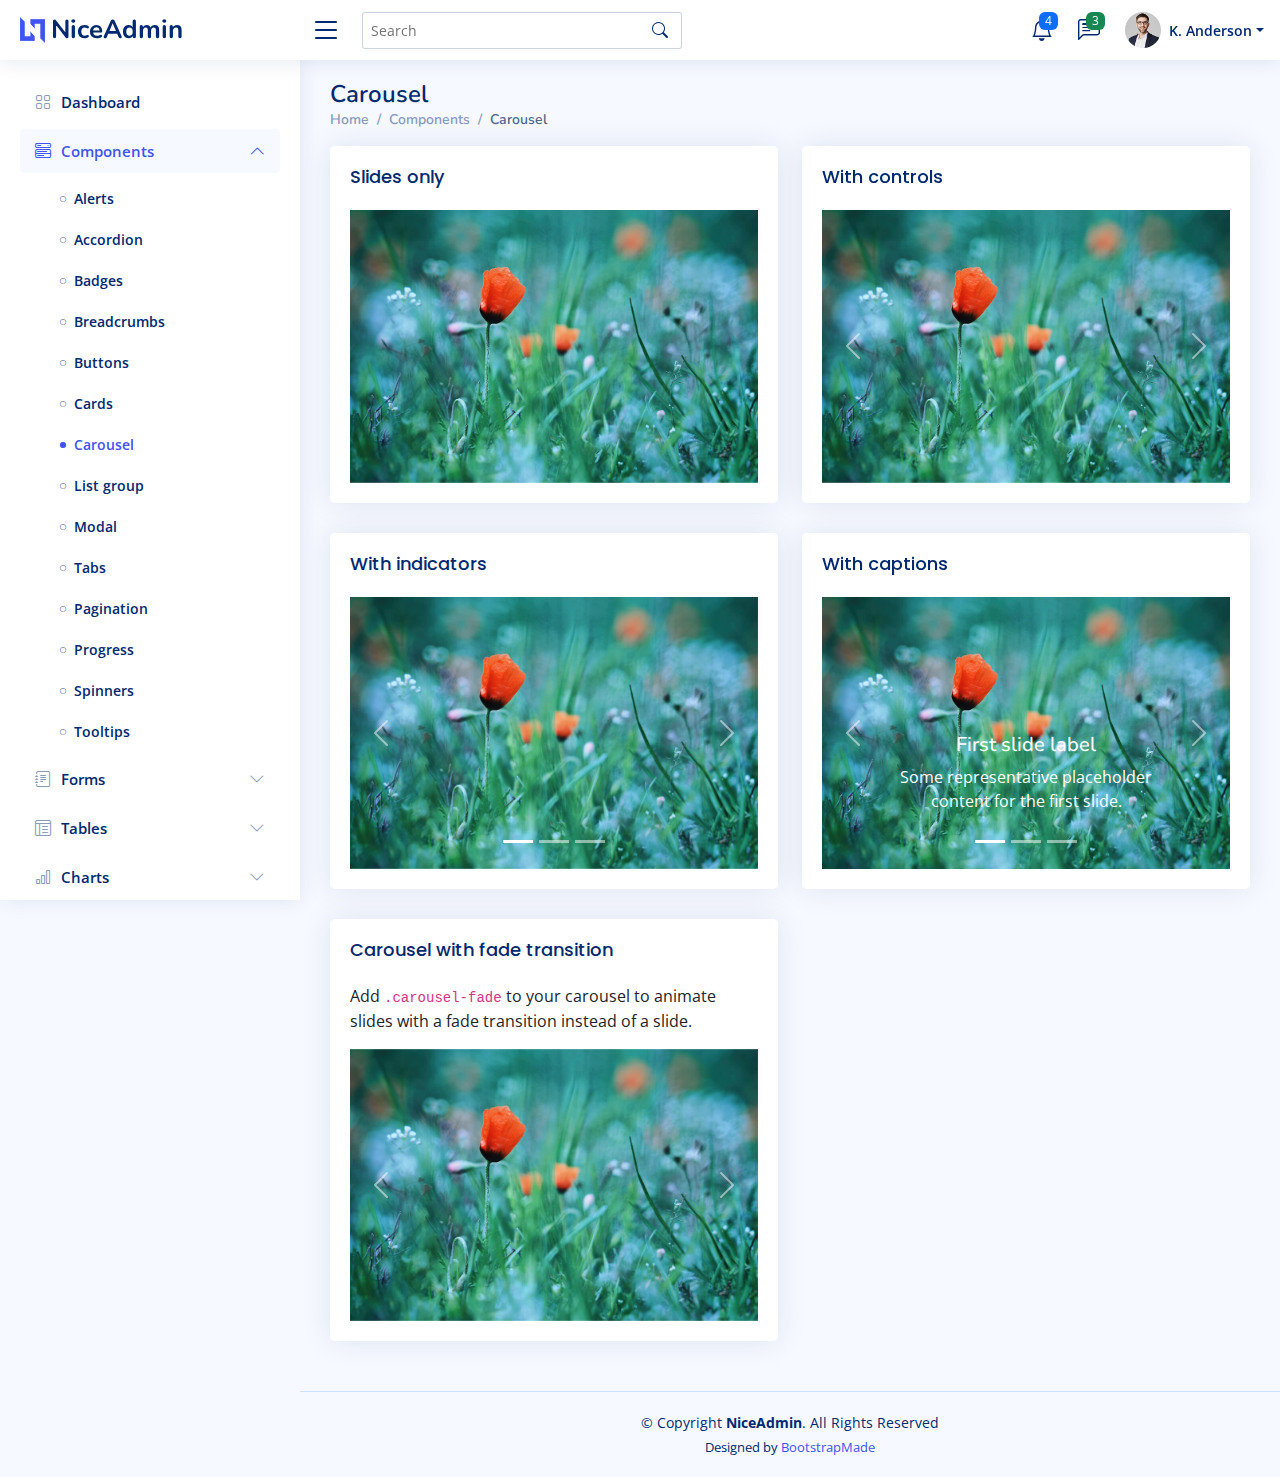
<file: ChoosenCareHome/wwwroot/NiceAdmin/components-carousel.html>
<!DOCTYPE html>
<html lang="en">

<head>
  <meta charset="utf-8">
  <meta content="width=device-width, initial-scale=1.0" name="viewport">

  <title>Components / Carousel - NiceAdmin Bootstrap Template</title>
  <meta content="" name="description">
  <meta content="" name="keywords">

  <!-- Favicons -->
  <link href="assets/img/favicon.png" rel="icon">
  <link href="assets/img/apple-touch-icon.png" rel="apple-touch-icon">

  <!-- Google Fonts -->
  <link href="https://fonts.gstatic.com" rel="preconnect">
  <link href="https://fonts.googleapis.com/css?family=Open+Sans:300,300i,400,400i,600,600i,700,700i|Nunito:300,300i,400,400i,600,600i,700,700i|Poppins:300,300i,400,400i,500,500i,600,600i,700,700i" rel="stylesheet">

  <!-- Vendor CSS Files -->
  <link href="assets/vendor/bootstrap/css/bootstrap.min.css" rel="stylesheet">
  <link href="assets/vendor/bootstrap-icons/bootstrap-icons.css" rel="stylesheet">
  <link href="assets/vendor/boxicons/css/boxicons.min.css" rel="stylesheet">
  <link href="assets/vendor/quill/quill.snow.css" rel="stylesheet">
  <link href="assets/vendor/quill/quill.bubble.css" rel="stylesheet">
  <link href="assets/vendor/remixicon/remixicon.css" rel="stylesheet">
  <link href="assets/vendor/simple-datatables/style.css" rel="stylesheet">

  <!-- Template Main CSS File -->
  <link href="assets/css/style.css" rel="stylesheet">

  <!-- =======================================================
  * Template Name: NiceAdmin
  * Updated: Jan 29 2024 with Bootstrap v5.3.2
  * Template URL: https://bootstrapmade.com/nice-admin-bootstrap-admin-html-template/
  * Author: BootstrapMade.com
  * License: https://bootstrapmade.com/license/
  ======================================================== -->
</head>

<body>

  <!-- ======= Header ======= -->
  <header id="header" class="header fixed-top d-flex align-items-center">

    <div class="d-flex align-items-center justify-content-between">
      <a href="index.html" class="logo d-flex align-items-center">
        <img src="assets/img/logo.png" alt="">
        <span class="d-none d-lg-block">NiceAdmin</span>
      </a>
      <i class="bi bi-list toggle-sidebar-btn"></i>
    </div><!-- End Logo -->

    <div class="search-bar">
      <form class="search-form d-flex align-items-center" method="POST" action="#">
        <input type="text" name="query" placeholder="Search" title="Enter search keyword">
        <button type="submit" title="Search"><i class="bi bi-search"></i></button>
      </form>
    </div><!-- End Search Bar -->

    <nav class="header-nav ms-auto">
      <ul class="d-flex align-items-center">

        <li class="nav-item d-block d-lg-none">
          <a class="nav-link nav-icon search-bar-toggle " href="#">
            <i class="bi bi-search"></i>
          </a>
        </li><!-- End Search Icon-->

        <li class="nav-item dropdown">

          <a class="nav-link nav-icon" href="#" data-bs-toggle="dropdown">
            <i class="bi bi-bell"></i>
            <span class="badge bg-primary badge-number">4</span>
          </a><!-- End Notification Icon -->

          <ul class="dropdown-menu dropdown-menu-end dropdown-menu-arrow notifications">
            <li class="dropdown-header">
              You have 4 new notifications
              <a href="#"><span class="badge rounded-pill bg-primary p-2 ms-2">View all</span></a>
            </li>
            <li>
              <hr class="dropdown-divider">
            </li>

            <li class="notification-item">
              <i class="bi bi-exclamation-circle text-warning"></i>
              <div>
                <h4>Lorem Ipsum</h4>
                <p>Quae dolorem earum veritatis oditseno</p>
                <p>30 min. ago</p>
              </div>
            </li>

            <li>
              <hr class="dropdown-divider">
            </li>

            <li class="notification-item">
              <i class="bi bi-x-circle text-danger"></i>
              <div>
                <h4>Atque rerum nesciunt</h4>
                <p>Quae dolorem earum veritatis oditseno</p>
                <p>1 hr. ago</p>
              </div>
            </li>

            <li>
              <hr class="dropdown-divider">
            </li>

            <li class="notification-item">
              <i class="bi bi-check-circle text-success"></i>
              <div>
                <h4>Sit rerum fuga</h4>
                <p>Quae dolorem earum veritatis oditseno</p>
                <p>2 hrs. ago</p>
              </div>
            </li>

            <li>
              <hr class="dropdown-divider">
            </li>

            <li class="notification-item">
              <i class="bi bi-info-circle text-primary"></i>
              <div>
                <h4>Dicta reprehenderit</h4>
                <p>Quae dolorem earum veritatis oditseno</p>
                <p>4 hrs. ago</p>
              </div>
            </li>

            <li>
              <hr class="dropdown-divider">
            </li>
            <li class="dropdown-footer">
              <a href="#">Show all notifications</a>
            </li>

          </ul><!-- End Notification Dropdown Items -->

        </li><!-- End Notification Nav -->

        <li class="nav-item dropdown">

          <a class="nav-link nav-icon" href="#" data-bs-toggle="dropdown">
            <i class="bi bi-chat-left-text"></i>
            <span class="badge bg-success badge-number">3</span>
          </a><!-- End Messages Icon -->

          <ul class="dropdown-menu dropdown-menu-end dropdown-menu-arrow messages">
            <li class="dropdown-header">
              You have 3 new messages
              <a href="#"><span class="badge rounded-pill bg-primary p-2 ms-2">View all</span></a>
            </li>
            <li>
              <hr class="dropdown-divider">
            </li>

            <li class="message-item">
              <a href="#">
                <img src="assets/img/messages-1.jpg" alt="" class="rounded-circle">
                <div>
                  <h4>Maria Hudson</h4>
                  <p>Velit asperiores et ducimus soluta repudiandae labore officia est ut...</p>
                  <p>4 hrs. ago</p>
                </div>
              </a>
            </li>
            <li>
              <hr class="dropdown-divider">
            </li>

            <li class="message-item">
              <a href="#">
                <img src="assets/img/messages-2.jpg" alt="" class="rounded-circle">
                <div>
                  <h4>Anna Nelson</h4>
                  <p>Velit asperiores et ducimus soluta repudiandae labore officia est ut...</p>
                  <p>6 hrs. ago</p>
                </div>
              </a>
            </li>
            <li>
              <hr class="dropdown-divider">
            </li>

            <li class="message-item">
              <a href="#">
                <img src="assets/img/messages-3.jpg" alt="" class="rounded-circle">
                <div>
                  <h4>David Muldon</h4>
                  <p>Velit asperiores et ducimus soluta repudiandae labore officia est ut...</p>
                  <p>8 hrs. ago</p>
                </div>
              </a>
            </li>
            <li>
              <hr class="dropdown-divider">
            </li>

            <li class="dropdown-footer">
              <a href="#">Show all messages</a>
            </li>

          </ul><!-- End Messages Dropdown Items -->

        </li><!-- End Messages Nav -->

        <li class="nav-item dropdown pe-3">

          <a class="nav-link nav-profile d-flex align-items-center pe-0" href="#" data-bs-toggle="dropdown">
            <img src="assets/img/profile-img.jpg" alt="Profile" class="rounded-circle">
            <span class="d-none d-md-block dropdown-toggle ps-2">K. Anderson</span>
          </a><!-- End Profile Iamge Icon -->

          <ul class="dropdown-menu dropdown-menu-end dropdown-menu-arrow profile">
            <li class="dropdown-header">
              <h6>Kevin Anderson</h6>
              <span>Web Designer</span>
            </li>
            <li>
              <hr class="dropdown-divider">
            </li>

            <li>
              <a class="dropdown-item d-flex align-items-center" href="users-profile.html">
                <i class="bi bi-person"></i>
                <span>My Profile</span>
              </a>
            </li>
            <li>
              <hr class="dropdown-divider">
            </li>

            <li>
              <a class="dropdown-item d-flex align-items-center" href="users-profile.html">
                <i class="bi bi-gear"></i>
                <span>Account Settings</span>
              </a>
            </li>
            <li>
              <hr class="dropdown-divider">
            </li>

            <li>
              <a class="dropdown-item d-flex align-items-center" href="pages-faq.html">
                <i class="bi bi-question-circle"></i>
                <span>Need Help?</span>
              </a>
            </li>
            <li>
              <hr class="dropdown-divider">
            </li>

            <li>
              <a class="dropdown-item d-flex align-items-center" href="#">
                <i class="bi bi-box-arrow-right"></i>
                <span>Sign Out</span>
              </a>
            </li>

          </ul><!-- End Profile Dropdown Items -->
        </li><!-- End Profile Nav -->

      </ul>
    </nav><!-- End Icons Navigation -->

  </header><!-- End Header -->

  <!-- ======= Sidebar ======= -->
  <aside id="sidebar" class="sidebar">

    <ul class="sidebar-nav" id="sidebar-nav">

      <li class="nav-item">
        <a class="nav-link collapsed" href="index.html">
          <i class="bi bi-grid"></i>
          <span>Dashboard</span>
        </a>
      </li><!-- End Dashboard Nav -->

      <li class="nav-item">
        <a class="nav-link " data-bs-target="#components-nav" data-bs-toggle="collapse" href="#">
          <i class="bi bi-menu-button-wide"></i><span>Components</span><i class="bi bi-chevron-down ms-auto"></i>
        </a>
        <ul id="components-nav" class="nav-content collapse show" data-bs-parent="#sidebar-nav">
          <li>
            <a href="components-alerts.html">
              <i class="bi bi-circle"></i><span>Alerts</span>
            </a>
          </li>
          <li>
            <a href="components-accordion.html">
              <i class="bi bi-circle"></i><span>Accordion</span>
            </a>
          </li>
          <li>
            <a href="components-badges.html">
              <i class="bi bi-circle"></i><span>Badges</span>
            </a>
          </li>
          <li>
            <a href="components-breadcrumbs.html">
              <i class="bi bi-circle"></i><span>Breadcrumbs</span>
            </a>
          </li>
          <li>
            <a href="components-buttons.html">
              <i class="bi bi-circle"></i><span>Buttons</span>
            </a>
          </li>
          <li>
            <a href="components-cards.html">
              <i class="bi bi-circle"></i><span>Cards</span>
            </a>
          </li>
          <li>
            <a href="components-carousel.html" class="active">
              <i class="bi bi-circle"></i><span>Carousel</span>
            </a>
          </li>
          <li>
            <a href="components-list-group.html">
              <i class="bi bi-circle"></i><span>List group</span>
            </a>
          </li>
          <li>
            <a href="components-modal.html">
              <i class="bi bi-circle"></i><span>Modal</span>
            </a>
          </li>
          <li>
            <a href="components-tabs.html">
              <i class="bi bi-circle"></i><span>Tabs</span>
            </a>
          </li>
          <li>
            <a href="components-pagination.html">
              <i class="bi bi-circle"></i><span>Pagination</span>
            </a>
          </li>
          <li>
            <a href="components-progress.html">
              <i class="bi bi-circle"></i><span>Progress</span>
            </a>
          </li>
          <li>
            <a href="components-spinners.html">
              <i class="bi bi-circle"></i><span>Spinners</span>
            </a>
          </li>
          <li>
            <a href="components-tooltips.html">
              <i class="bi bi-circle"></i><span>Tooltips</span>
            </a>
          </li>
        </ul>
      </li><!-- End Components Nav -->

      <li class="nav-item">
        <a class="nav-link collapsed" data-bs-target="#forms-nav" data-bs-toggle="collapse" href="#">
          <i class="bi bi-journal-text"></i><span>Forms</span><i class="bi bi-chevron-down ms-auto"></i>
        </a>
        <ul id="forms-nav" class="nav-content collapse " data-bs-parent="#sidebar-nav">
          <li>
            <a href="forms-elements.html">
              <i class="bi bi-circle"></i><span>Form Elements</span>
            </a>
          </li>
          <li>
            <a href="forms-layouts.html">
              <i class="bi bi-circle"></i><span>Form Layouts</span>
            </a>
          </li>
          <li>
            <a href="forms-editors.html">
              <i class="bi bi-circle"></i><span>Form Editors</span>
            </a>
          </li>
          <li>
            <a href="forms-validation.html">
              <i class="bi bi-circle"></i><span>Form Validation</span>
            </a>
          </li>
        </ul>
      </li><!-- End Forms Nav -->

      <li class="nav-item">
        <a class="nav-link collapsed" data-bs-target="#tables-nav" data-bs-toggle="collapse" href="#">
          <i class="bi bi-layout-text-window-reverse"></i><span>Tables</span><i class="bi bi-chevron-down ms-auto"></i>
        </a>
        <ul id="tables-nav" class="nav-content collapse " data-bs-parent="#sidebar-nav">
          <li>
            <a href="tables-general.html">
              <i class="bi bi-circle"></i><span>General Tables</span>
            </a>
          </li>
          <li>
            <a href="tables-data.html">
              <i class="bi bi-circle"></i><span>Data Tables</span>
            </a>
          </li>
        </ul>
      </li><!-- End Tables Nav -->

      <li class="nav-item">
        <a class="nav-link collapsed" data-bs-target="#charts-nav" data-bs-toggle="collapse" href="#">
          <i class="bi bi-bar-chart"></i><span>Charts</span><i class="bi bi-chevron-down ms-auto"></i>
        </a>
        <ul id="charts-nav" class="nav-content collapse " data-bs-parent="#sidebar-nav">
          <li>
            <a href="charts-chartjs.html">
              <i class="bi bi-circle"></i><span>Chart.js</span>
            </a>
          </li>
          <li>
            <a href="charts-apexcharts.html">
              <i class="bi bi-circle"></i><span>ApexCharts</span>
            </a>
          </li>
          <li>
            <a href="charts-echarts.html">
              <i class="bi bi-circle"></i><span>ECharts</span>
            </a>
          </li>
        </ul>
      </li><!-- End Charts Nav -->

      <li class="nav-item">
        <a class="nav-link collapsed" data-bs-target="#icons-nav" data-bs-toggle="collapse" href="#">
          <i class="bi bi-gem"></i><span>Icons</span><i class="bi bi-chevron-down ms-auto"></i>
        </a>
        <ul id="icons-nav" class="nav-content collapse " data-bs-parent="#sidebar-nav">
          <li>
            <a href="icons-bootstrap.html">
              <i class="bi bi-circle"></i><span>Bootstrap Icons</span>
            </a>
          </li>
          <li>
            <a href="icons-remix.html">
              <i class="bi bi-circle"></i><span>Remix Icons</span>
            </a>
          </li>
          <li>
            <a href="icons-boxicons.html">
              <i class="bi bi-circle"></i><span>Boxicons</span>
            </a>
          </li>
        </ul>
      </li><!-- End Icons Nav -->

      <li class="nav-heading">Pages</li>

      <li class="nav-item">
        <a class="nav-link collapsed" href="users-profile.html">
          <i class="bi bi-person"></i>
          <span>Profile</span>
        </a>
      </li><!-- End Profile Page Nav -->

      <li class="nav-item">
        <a class="nav-link collapsed" href="pages-faq.html">
          <i class="bi bi-question-circle"></i>
          <span>F.A.Q</span>
        </a>
      </li><!-- End F.A.Q Page Nav -->

      <li class="nav-item">
        <a class="nav-link collapsed" href="pages-contact.html">
          <i class="bi bi-envelope"></i>
          <span>Contact</span>
        </a>
      </li><!-- End Contact Page Nav -->

      <li class="nav-item">
        <a class="nav-link collapsed" href="pages-register.html">
          <i class="bi bi-card-list"></i>
          <span>Register</span>
        </a>
      </li><!-- End Register Page Nav -->

      <li class="nav-item">
        <a class="nav-link collapsed" href="pages-login.html">
          <i class="bi bi-box-arrow-in-right"></i>
          <span>Login</span>
        </a>
      </li><!-- End Login Page Nav -->

      <li class="nav-item">
        <a class="nav-link collapsed" href="pages-error-404.html">
          <i class="bi bi-dash-circle"></i>
          <span>Error 404</span>
        </a>
      </li><!-- End Error 404 Page Nav -->

      <li class="nav-item">
        <a class="nav-link collapsed" href="pages-blank.html">
          <i class="bi bi-file-earmark"></i>
          <span>Blank</span>
        </a>
      </li><!-- End Blank Page Nav -->

    </ul>

  </aside><!-- End Sidebar-->

  <main id="main" class="main">

    <div class="pagetitle">
      <h1>Carousel</h1>
      <nav>
        <ol class="breadcrumb">
          <li class="breadcrumb-item"><a href="index.html">Home</a></li>
          <li class="breadcrumb-item">Components</li>
          <li class="breadcrumb-item active">Carousel</li>
        </ol>
      </nav>
    </div><!-- End Page Title -->

    <section class="section">
      <div class="row">
        <div class="col-lg-6">

          <div class="card">
            <div class="card-body">
              <h5 class="card-title">Slides only</h5>

              <!-- Slides only carousel -->
              <div id="carouselExampleSlidesOnly" class="carousel slide" data-bs-ride="carousel">
                <div class="carousel-inner">
                  <div class="carousel-item active">
                    <img src="assets/img/slides-1.jpg" class="d-block w-100" alt="...">
                  </div>
                  <div class="carousel-item">
                    <img src="assets/img/slides-2.jpg" class="d-block w-100" alt="...">
                  </div>
                  <div class="carousel-item">
                    <img src="assets/img/slides-3.jpg" class="d-block w-100" alt="...">
                  </div>
                </div>
              </div><!-- End Slides only carousel-->

            </div>
          </div>

          <div class="card">
            <div class="card-body">
              <h5 class="card-title">With indicators</h5>

              <!-- Slides with indicators -->
              <div id="carouselExampleIndicators" class="carousel slide" data-bs-ride="carousel">
                <div class="carousel-indicators">
                  <button type="button" data-bs-target="#carouselExampleIndicators" data-bs-slide-to="0" class="active" aria-current="true" aria-label="Slide 1"></button>
                  <button type="button" data-bs-target="#carouselExampleIndicators" data-bs-slide-to="1" aria-label="Slide 2"></button>
                  <button type="button" data-bs-target="#carouselExampleIndicators" data-bs-slide-to="2" aria-label="Slide 3"></button>
                </div>
                <div class="carousel-inner">
                  <div class="carousel-item active">
                    <img src="assets/img/slides-1.jpg" class="d-block w-100" alt="...">
                  </div>
                  <div class="carousel-item">
                    <img src="assets/img/slides-2.jpg" class="d-block w-100" alt="...">
                  </div>
                  <div class="carousel-item">
                    <img src="assets/img/slides-3.jpg" class="d-block w-100" alt="...">
                  </div>
                </div>

                <button class="carousel-control-prev" type="button" data-bs-target="#carouselExampleIndicators" data-bs-slide="prev">
                  <span class="carousel-control-prev-icon" aria-hidden="true"></span>
                  <span class="visually-hidden">Previous</span>
                </button>
                <button class="carousel-control-next" type="button" data-bs-target="#carouselExampleIndicators" data-bs-slide="next">
                  <span class="carousel-control-next-icon" aria-hidden="true"></span>
                  <span class="visually-hidden">Next</span>
                </button>

              </div><!-- End Slides with indicators -->

            </div>
          </div>

          <div class="card">
            <div class="card-body">
              <h5 class="card-title">Carousel with fade transition</h5>
              <p>Add <code>.carousel-fade</code> to your carousel to animate slides with a fade transition instead of a slide.</p>

              <!-- Slides with fade transition -->
              <div id="carouselExampleFade" class="carousel slide carousel-fade" data-bs-ride="carousel">
                <div class="carousel-inner">
                  <div class="carousel-item active">
                    <img src="assets/img/slides-1.jpg" class="d-block w-100" alt="...">
                  </div>
                  <div class="carousel-item">
                    <img src="assets/img/slides-2.jpg" class="d-block w-100" alt="...">
                  </div>
                  <div class="carousel-item">
                    <img src="assets/img/slides-3.jpg" class="d-block w-100" alt="...">
                  </div>
                </div>

                <button class="carousel-control-prev" type="button" data-bs-target="#carouselExampleFade" data-bs-slide="prev">
                  <span class="carousel-control-prev-icon" aria-hidden="true"></span>
                  <span class="visually-hidden">Previous</span>
                </button>
                <button class="carousel-control-next" type="button" data-bs-target="#carouselExampleFade" data-bs-slide="next">
                  <span class="carousel-control-next-icon" aria-hidden="true"></span>
                  <span class="visually-hidden">Next</span>
                </button>

              </div><!-- End Slides with fade transition -->

            </div>
          </div>

        </div>

        <div class="col-lg-6">

          <div class="card">
            <div class="card-body">
              <h5 class="card-title">With controls</h5>

              <!-- Slides with controls -->
              <div id="carouselExampleControls" class="carousel slide" data-bs-ride="carousel">
                <div class="carousel-inner">
                  <div class="carousel-item active">
                    <img src="assets/img/slides-1.jpg" class="d-block w-100" alt="...">
                  </div>
                  <div class="carousel-item">
                    <img src="assets/img/slides-2.jpg" class="d-block w-100" alt="...">
                  </div>
                  <div class="carousel-item">
                    <img src="assets/img/slides-3.jpg" class="d-block w-100" alt="...">
                  </div>
                </div>

                <button class="carousel-control-prev" type="button" data-bs-target="#carouselExampleControls" data-bs-slide="prev">
                  <span class="carousel-control-prev-icon" aria-hidden="true"></span>
                  <span class="visually-hidden">Previous</span>
                </button>
                <button class="carousel-control-next" type="button" data-bs-target="#carouselExampleControls" data-bs-slide="next">
                  <span class="carousel-control-next-icon" aria-hidden="true"></span>
                  <span class="visually-hidden">Next</span>
                </button>

              </div><!-- End Slides with controls -->

            </div>
          </div>

          <div class="card">
            <div class="card-body">
              <h5 class="card-title">With captions</h5>

              <!-- Slides with captions -->
              <div id="carouselExampleCaptions" class="carousel slide" data-bs-ride="carousel">
                <div class="carousel-indicators">
                  <button type="button" data-bs-target="#carouselExampleCaptions" data-bs-slide-to="0" class="active" aria-current="true" aria-label="Slide 1"></button>
                  <button type="button" data-bs-target="#carouselExampleCaptions" data-bs-slide-to="1" aria-label="Slide 2"></button>
                  <button type="button" data-bs-target="#carouselExampleCaptions" data-bs-slide-to="2" aria-label="Slide 3"></button>
                </div>
                <div class="carousel-inner">
                  <div class="carousel-item active">
                    <img src="assets/img/slides-1.jpg" class="d-block w-100" alt="...">
                    <div class="carousel-caption d-none d-md-block">
                      <h5>First slide label</h5>
                      <p>Some representative placeholder content for the first slide.</p>
                    </div>
                  </div>
                  <div class="carousel-item">
                    <img src="assets/img/slides-2.jpg" class="d-block w-100" alt="...">
                    <div class="carousel-caption d-none d-md-block">
                      <h5>Second slide label</h5>
                      <p>Some representative placeholder content for the second slide.</p>
                    </div>
                  </div>
                  <div class="carousel-item">
                    <img src="assets/img/slides-3.jpg" class="d-block w-100" alt="...">
                    <div class="carousel-caption d-none d-md-block">
                      <h5>Third slide label</h5>
                      <p>Some representative placeholder content for the third slide.</p>
                    </div>
                  </div>
                </div>

                <button class="carousel-control-prev" type="button" data-bs-target="#carouselExampleCaptions" data-bs-slide="prev">
                  <span class="carousel-control-prev-icon" aria-hidden="true"></span>
                  <span class="visually-hidden">Previous</span>
                </button>
                <button class="carousel-control-next" type="button" data-bs-target="#carouselExampleCaptions" data-bs-slide="next">
                  <span class="carousel-control-next-icon" aria-hidden="true"></span>
                  <span class="visually-hidden">Next</span>
                </button>

              </div><!-- End Slides with captions -->

            </div>
          </div>

        </div>
      </div>
    </section>

  </main><!-- End #main -->

  <!-- ======= Footer ======= -->
  <footer id="footer" class="footer">
    <div class="copyright">
      &copy; Copyright <strong><span>NiceAdmin</span></strong>. All Rights Reserved
    </div>
    <div class="credits">
      <!-- All the links in the footer should remain intact. -->
      <!-- You can delete the links only if you purchased the pro version. -->
      <!-- Licensing information: https://bootstrapmade.com/license/ -->
      <!-- Purchase the pro version with working PHP/AJAX contact form: https://bootstrapmade.com/nice-admin-bootstrap-admin-html-template/ -->
      Designed by <a href="https://bootstrapmade.com/">BootstrapMade</a>
    </div>
  </footer><!-- End Footer -->

  <a href="#" class="back-to-top d-flex align-items-center justify-content-center"><i class="bi bi-arrow-up-short"></i></a>

  <!-- Vendor JS Files -->
  <script src="assets/vendor/apexcharts/apexcharts.min.js"></script>
  <script src="assets/vendor/bootstrap/js/bootstrap.bundle.min.js"></script>
  <script src="assets/vendor/chart.js/chart.umd.js"></script>
  <script src="assets/vendor/echarts/echarts.min.js"></script>
  <script src="assets/vendor/quill/quill.min.js"></script>
  <script src="assets/vendor/simple-datatables/simple-datatables.js"></script>
  <script src="assets/vendor/tinymce/tinymce.min.js"></script>
  <script src="assets/vendor/php-email-form/validate.js"></script>

  <!-- Template Main JS File -->
  <script src="assets/js/main.js"></script>

</body>

</html>
</file>
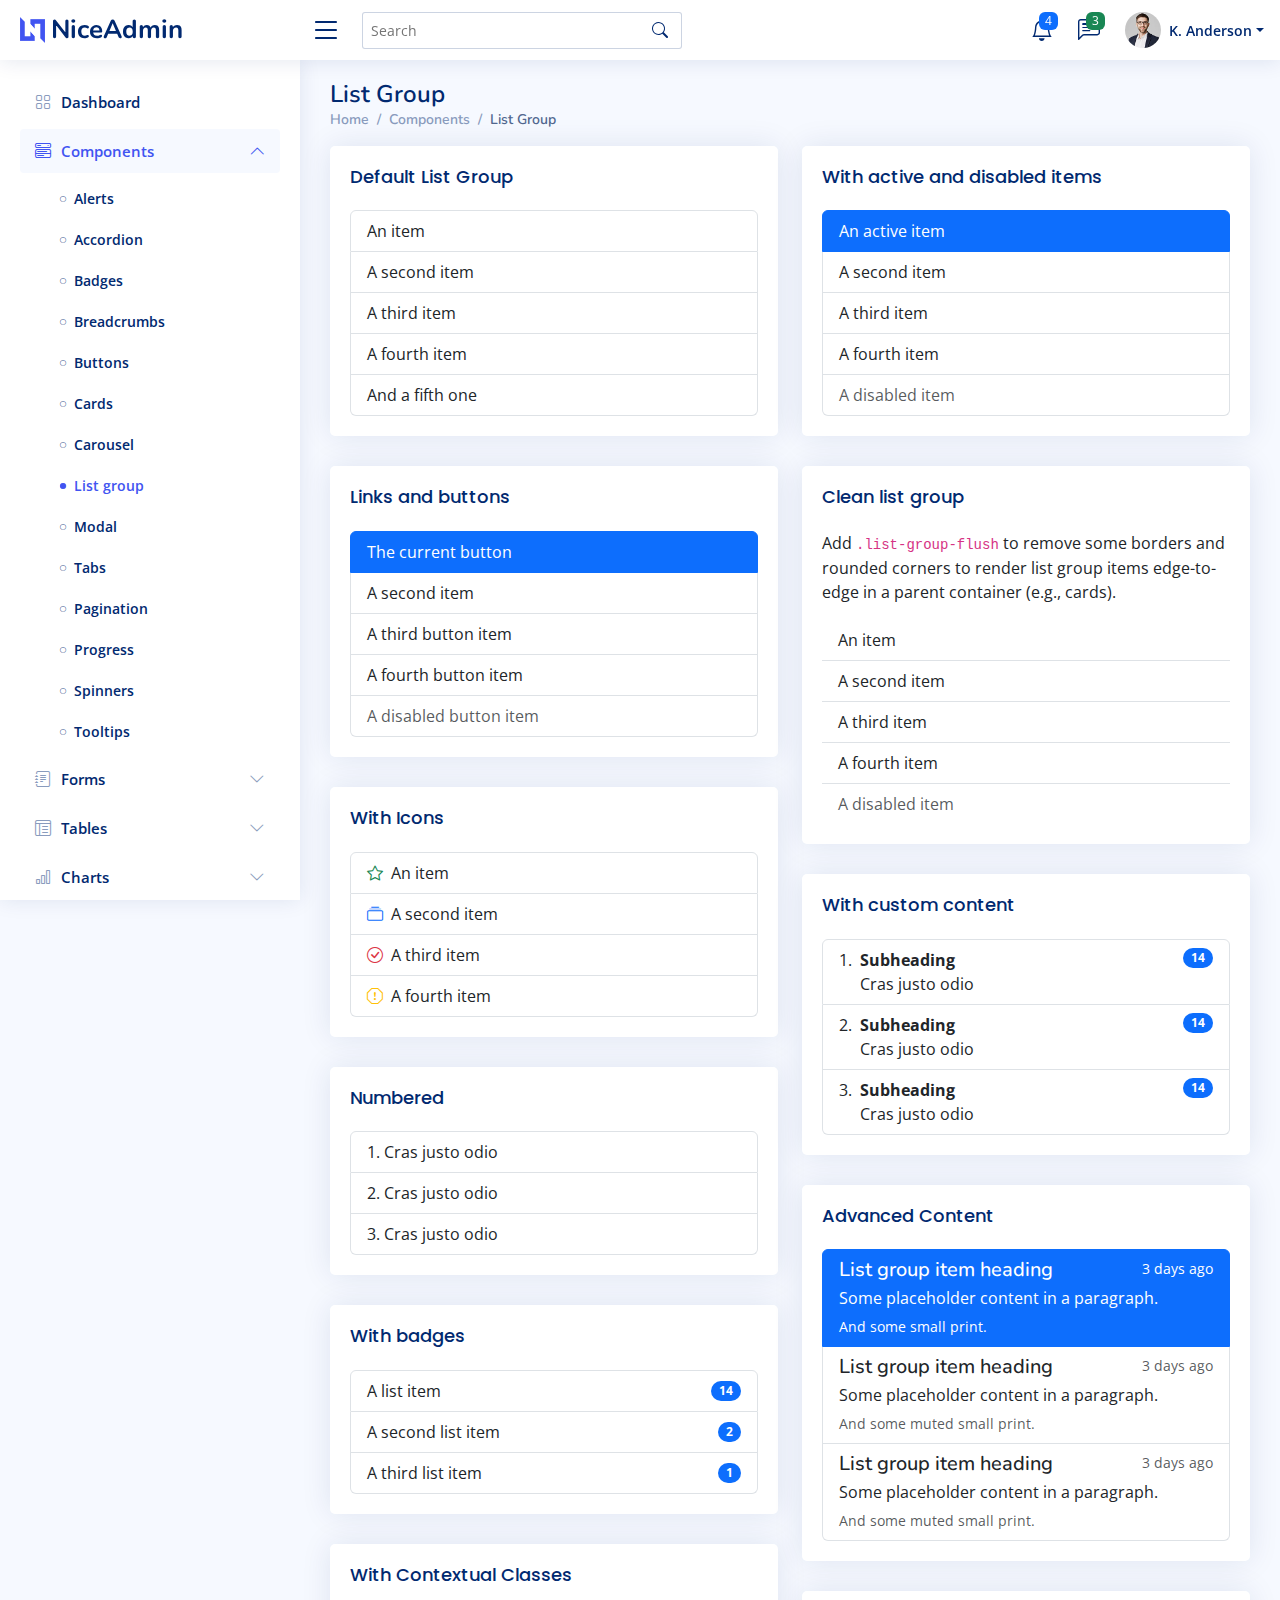
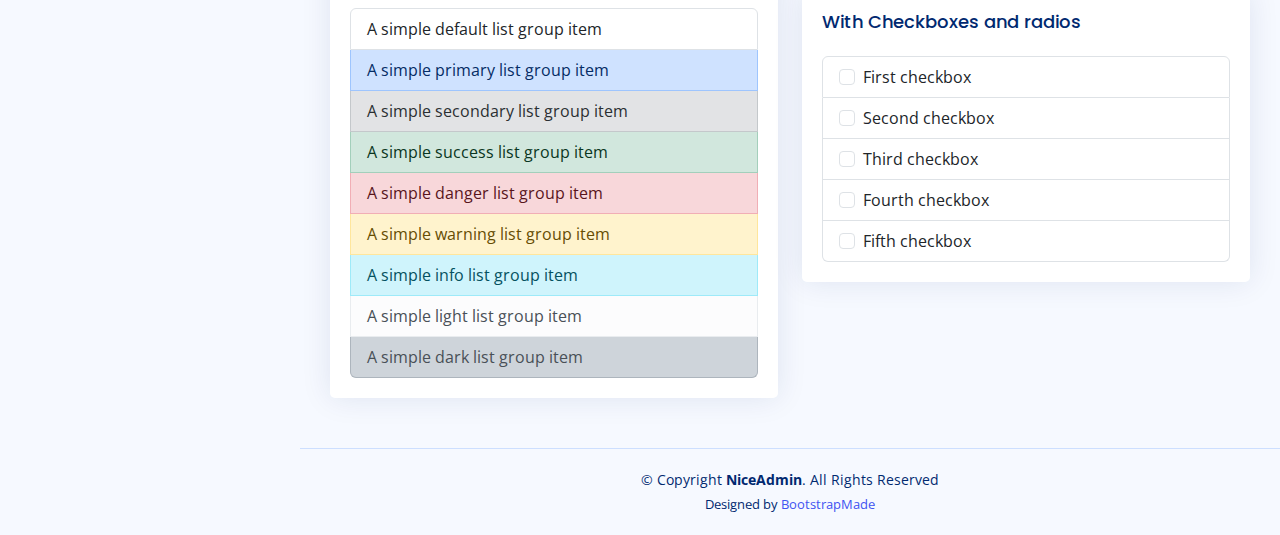
<file: ChoosenCareHome/wwwroot/NiceAdmin/components-list-group.html>
<!DOCTYPE html>
<html lang="en">

<head>
  <meta charset="utf-8">
  <meta content="width=device-width, initial-scale=1.0" name="viewport">

  <title>Components / List Group - NiceAdmin Bootstrap Template</title>
  <meta content="" name="description">
  <meta content="" name="keywords">

  <!-- Favicons -->
  <link href="assets/img/favicon.png" rel="icon">
  <link href="assets/img/apple-touch-icon.png" rel="apple-touch-icon">

  <!-- Google Fonts -->
  <link href="https://fonts.gstatic.com" rel="preconnect">
  <link href="https://fonts.googleapis.com/css?family=Open+Sans:300,300i,400,400i,600,600i,700,700i|Nunito:300,300i,400,400i,600,600i,700,700i|Poppins:300,300i,400,400i,500,500i,600,600i,700,700i" rel="stylesheet">

  <!-- Vendor CSS Files -->
  <link href="assets/vendor/bootstrap/css/bootstrap.min.css" rel="stylesheet">
  <link href="assets/vendor/bootstrap-icons/bootstrap-icons.css" rel="stylesheet">
  <link href="assets/vendor/boxicons/css/boxicons.min.css" rel="stylesheet">
  <link href="assets/vendor/quill/quill.snow.css" rel="stylesheet">
  <link href="assets/vendor/quill/quill.bubble.css" rel="stylesheet">
  <link href="assets/vendor/remixicon/remixicon.css" rel="stylesheet">
  <link href="assets/vendor/simple-datatables/style.css" rel="stylesheet">

  <!-- Template Main CSS File -->
  <link href="assets/css/style.css" rel="stylesheet">

  <!-- =======================================================
  * Template Name: NiceAdmin
  * Updated: Jan 29 2024 with Bootstrap v5.3.2
  * Template URL: https://bootstrapmade.com/nice-admin-bootstrap-admin-html-template/
  * Author: BootstrapMade.com
  * License: https://bootstrapmade.com/license/
  ======================================================== -->
</head>

<body>

  <!-- ======= Header ======= -->
  <header id="header" class="header fixed-top d-flex align-items-center">

    <div class="d-flex align-items-center justify-content-between">
      <a href="index.html" class="logo d-flex align-items-center">
        <img src="assets/img/logo.png" alt="">
        <span class="d-none d-lg-block">NiceAdmin</span>
      </a>
      <i class="bi bi-list toggle-sidebar-btn"></i>
    </div><!-- End Logo -->

    <div class="search-bar">
      <form class="search-form d-flex align-items-center" method="POST" action="#">
        <input type="text" name="query" placeholder="Search" title="Enter search keyword">
        <button type="submit" title="Search"><i class="bi bi-search"></i></button>
      </form>
    </div><!-- End Search Bar -->

    <nav class="header-nav ms-auto">
      <ul class="d-flex align-items-center">

        <li class="nav-item d-block d-lg-none">
          <a class="nav-link nav-icon search-bar-toggle " href="#">
            <i class="bi bi-search"></i>
          </a>
        </li><!-- End Search Icon-->

        <li class="nav-item dropdown">

          <a class="nav-link nav-icon" href="#" data-bs-toggle="dropdown">
            <i class="bi bi-bell"></i>
            <span class="badge bg-primary badge-number">4</span>
          </a><!-- End Notification Icon -->

          <ul class="dropdown-menu dropdown-menu-end dropdown-menu-arrow notifications">
            <li class="dropdown-header">
              You have 4 new notifications
              <a href="#"><span class="badge rounded-pill bg-primary p-2 ms-2">View all</span></a>
            </li>
            <li>
              <hr class="dropdown-divider">
            </li>

            <li class="notification-item">
              <i class="bi bi-exclamation-circle text-warning"></i>
              <div>
                <h4>Lorem Ipsum</h4>
                <p>Quae dolorem earum veritatis oditseno</p>
                <p>30 min. ago</p>
              </div>
            </li>

            <li>
              <hr class="dropdown-divider">
            </li>

            <li class="notification-item">
              <i class="bi bi-x-circle text-danger"></i>
              <div>
                <h4>Atque rerum nesciunt</h4>
                <p>Quae dolorem earum veritatis oditseno</p>
                <p>1 hr. ago</p>
              </div>
            </li>

            <li>
              <hr class="dropdown-divider">
            </li>

            <li class="notification-item">
              <i class="bi bi-check-circle text-success"></i>
              <div>
                <h4>Sit rerum fuga</h4>
                <p>Quae dolorem earum veritatis oditseno</p>
                <p>2 hrs. ago</p>
              </div>
            </li>

            <li>
              <hr class="dropdown-divider">
            </li>

            <li class="notification-item">
              <i class="bi bi-info-circle text-primary"></i>
              <div>
                <h4>Dicta reprehenderit</h4>
                <p>Quae dolorem earum veritatis oditseno</p>
                <p>4 hrs. ago</p>
              </div>
            </li>

            <li>
              <hr class="dropdown-divider">
            </li>
            <li class="dropdown-footer">
              <a href="#">Show all notifications</a>
            </li>

          </ul><!-- End Notification Dropdown Items -->

        </li><!-- End Notification Nav -->

        <li class="nav-item dropdown">

          <a class="nav-link nav-icon" href="#" data-bs-toggle="dropdown">
            <i class="bi bi-chat-left-text"></i>
            <span class="badge bg-success badge-number">3</span>
          </a><!-- End Messages Icon -->

          <ul class="dropdown-menu dropdown-menu-end dropdown-menu-arrow messages">
            <li class="dropdown-header">
              You have 3 new messages
              <a href="#"><span class="badge rounded-pill bg-primary p-2 ms-2">View all</span></a>
            </li>
            <li>
              <hr class="dropdown-divider">
            </li>

            <li class="message-item">
              <a href="#">
                <img src="assets/img/messages-1.jpg" alt="" class="rounded-circle">
                <div>
                  <h4>Maria Hudson</h4>
                  <p>Velit asperiores et ducimus soluta repudiandae labore officia est ut...</p>
                  <p>4 hrs. ago</p>
                </div>
              </a>
            </li>
            <li>
              <hr class="dropdown-divider">
            </li>

            <li class="message-item">
              <a href="#">
                <img src="assets/img/messages-2.jpg" alt="" class="rounded-circle">
                <div>
                  <h4>Anna Nelson</h4>
                  <p>Velit asperiores et ducimus soluta repudiandae labore officia est ut...</p>
                  <p>6 hrs. ago</p>
                </div>
              </a>
            </li>
            <li>
              <hr class="dropdown-divider">
            </li>

            <li class="message-item">
              <a href="#">
                <img src="assets/img/messages-3.jpg" alt="" class="rounded-circle">
                <div>
                  <h4>David Muldon</h4>
                  <p>Velit asperiores et ducimus soluta repudiandae labore officia est ut...</p>
                  <p>8 hrs. ago</p>
                </div>
              </a>
            </li>
            <li>
              <hr class="dropdown-divider">
            </li>

            <li class="dropdown-footer">
              <a href="#">Show all messages</a>
            </li>

          </ul><!-- End Messages Dropdown Items -->

        </li><!-- End Messages Nav -->

        <li class="nav-item dropdown pe-3">

          <a class="nav-link nav-profile d-flex align-items-center pe-0" href="#" data-bs-toggle="dropdown">
            <img src="assets/img/profile-img.jpg" alt="Profile" class="rounded-circle">
            <span class="d-none d-md-block dropdown-toggle ps-2">K. Anderson</span>
          </a><!-- End Profile Iamge Icon -->

          <ul class="dropdown-menu dropdown-menu-end dropdown-menu-arrow profile">
            <li class="dropdown-header">
              <h6>Kevin Anderson</h6>
              <span>Web Designer</span>
            </li>
            <li>
              <hr class="dropdown-divider">
            </li>

            <li>
              <a class="dropdown-item d-flex align-items-center" href="users-profile.html">
                <i class="bi bi-person"></i>
                <span>My Profile</span>
              </a>
            </li>
            <li>
              <hr class="dropdown-divider">
            </li>

            <li>
              <a class="dropdown-item d-flex align-items-center" href="users-profile.html">
                <i class="bi bi-gear"></i>
                <span>Account Settings</span>
              </a>
            </li>
            <li>
              <hr class="dropdown-divider">
            </li>

            <li>
              <a class="dropdown-item d-flex align-items-center" href="pages-faq.html">
                <i class="bi bi-question-circle"></i>
                <span>Need Help?</span>
              </a>
            </li>
            <li>
              <hr class="dropdown-divider">
            </li>

            <li>
              <a class="dropdown-item d-flex align-items-center" href="#">
                <i class="bi bi-box-arrow-right"></i>
                <span>Sign Out</span>
              </a>
            </li>

          </ul><!-- End Profile Dropdown Items -->
        </li><!-- End Profile Nav -->

      </ul>
    </nav><!-- End Icons Navigation -->

  </header><!-- End Header -->

  <!-- ======= Sidebar ======= -->
  <aside id="sidebar" class="sidebar">

    <ul class="sidebar-nav" id="sidebar-nav">

      <li class="nav-item">
        <a class="nav-link collapsed" href="index.html">
          <i class="bi bi-grid"></i>
          <span>Dashboard</span>
        </a>
      </li><!-- End Dashboard Nav -->

      <li class="nav-item">
        <a class="nav-link " data-bs-target="#components-nav" data-bs-toggle="collapse" href="#">
          <i class="bi bi-menu-button-wide"></i><span>Components</span><i class="bi bi-chevron-down ms-auto"></i>
        </a>
        <ul id="components-nav" class="nav-content collapse show" data-bs-parent="#sidebar-nav">
          <li>
            <a href="components-alerts.html">
              <i class="bi bi-circle"></i><span>Alerts</span>
            </a>
          </li>
          <li>
            <a href="components-accordion.html">
              <i class="bi bi-circle"></i><span>Accordion</span>
            </a>
          </li>
          <li>
            <a href="components-badges.html">
              <i class="bi bi-circle"></i><span>Badges</span>
            </a>
          </li>
          <li>
            <a href="components-breadcrumbs.html">
              <i class="bi bi-circle"></i><span>Breadcrumbs</span>
            </a>
          </li>
          <li>
            <a href="components-buttons.html">
              <i class="bi bi-circle"></i><span>Buttons</span>
            </a>
          </li>
          <li>
            <a href="components-cards.html">
              <i class="bi bi-circle"></i><span>Cards</span>
            </a>
          </li>
          <li>
            <a href="components-carousel.html">
              <i class="bi bi-circle"></i><span>Carousel</span>
            </a>
          </li>
          <li>
            <a href="components-list-group.html" class="active">
              <i class="bi bi-circle"></i><span>List group</span>
            </a>
          </li>
          <li>
            <a href="components-modal.html">
              <i class="bi bi-circle"></i><span>Modal</span>
            </a>
          </li>
          <li>
            <a href="components-tabs.html">
              <i class="bi bi-circle"></i><span>Tabs</span>
            </a>
          </li>
          <li>
            <a href="components-pagination.html">
              <i class="bi bi-circle"></i><span>Pagination</span>
            </a>
          </li>
          <li>
            <a href="components-progress.html">
              <i class="bi bi-circle"></i><span>Progress</span>
            </a>
          </li>
          <li>
            <a href="components-spinners.html">
              <i class="bi bi-circle"></i><span>Spinners</span>
            </a>
          </li>
          <li>
            <a href="components-tooltips.html">
              <i class="bi bi-circle"></i><span>Tooltips</span>
            </a>
          </li>
        </ul>
      </li><!-- End Components Nav -->

      <li class="nav-item">
        <a class="nav-link collapsed" data-bs-target="#forms-nav" data-bs-toggle="collapse" href="#">
          <i class="bi bi-journal-text"></i><span>Forms</span><i class="bi bi-chevron-down ms-auto"></i>
        </a>
        <ul id="forms-nav" class="nav-content collapse " data-bs-parent="#sidebar-nav">
          <li>
            <a href="forms-elements.html">
              <i class="bi bi-circle"></i><span>Form Elements</span>
            </a>
          </li>
          <li>
            <a href="forms-layouts.html">
              <i class="bi bi-circle"></i><span>Form Layouts</span>
            </a>
          </li>
          <li>
            <a href="forms-editors.html">
              <i class="bi bi-circle"></i><span>Form Editors</span>
            </a>
          </li>
          <li>
            <a href="forms-validation.html">
              <i class="bi bi-circle"></i><span>Form Validation</span>
            </a>
          </li>
        </ul>
      </li><!-- End Forms Nav -->

      <li class="nav-item">
        <a class="nav-link collapsed" data-bs-target="#tables-nav" data-bs-toggle="collapse" href="#">
          <i class="bi bi-layout-text-window-reverse"></i><span>Tables</span><i class="bi bi-chevron-down ms-auto"></i>
        </a>
        <ul id="tables-nav" class="nav-content collapse " data-bs-parent="#sidebar-nav">
          <li>
            <a href="tables-general.html">
              <i class="bi bi-circle"></i><span>General Tables</span>
            </a>
          </li>
          <li>
            <a href="tables-data.html">
              <i class="bi bi-circle"></i><span>Data Tables</span>
            </a>
          </li>
        </ul>
      </li><!-- End Tables Nav -->

      <li class="nav-item">
        <a class="nav-link collapsed" data-bs-target="#charts-nav" data-bs-toggle="collapse" href="#">
          <i class="bi bi-bar-chart"></i><span>Charts</span><i class="bi bi-chevron-down ms-auto"></i>
        </a>
        <ul id="charts-nav" class="nav-content collapse " data-bs-parent="#sidebar-nav">
          <li>
            <a href="charts-chartjs.html">
              <i class="bi bi-circle"></i><span>Chart.js</span>
            </a>
          </li>
          <li>
            <a href="charts-apexcharts.html">
              <i class="bi bi-circle"></i><span>ApexCharts</span>
            </a>
          </li>
          <li>
            <a href="charts-echarts.html">
              <i class="bi bi-circle"></i><span>ECharts</span>
            </a>
          </li>
        </ul>
      </li><!-- End Charts Nav -->

      <li class="nav-item">
        <a class="nav-link collapsed" data-bs-target="#icons-nav" data-bs-toggle="collapse" href="#">
          <i class="bi bi-gem"></i><span>Icons</span><i class="bi bi-chevron-down ms-auto"></i>
        </a>
        <ul id="icons-nav" class="nav-content collapse " data-bs-parent="#sidebar-nav">
          <li>
            <a href="icons-bootstrap.html">
              <i class="bi bi-circle"></i><span>Bootstrap Icons</span>
            </a>
          </li>
          <li>
            <a href="icons-remix.html">
              <i class="bi bi-circle"></i><span>Remix Icons</span>
            </a>
          </li>
          <li>
            <a href="icons-boxicons.html">
              <i class="bi bi-circle"></i><span>Boxicons</span>
            </a>
          </li>
        </ul>
      </li><!-- End Icons Nav -->

      <li class="nav-heading">Pages</li>

      <li class="nav-item">
        <a class="nav-link collapsed" href="users-profile.html">
          <i class="bi bi-person"></i>
          <span>Profile</span>
        </a>
      </li><!-- End Profile Page Nav -->

      <li class="nav-item">
        <a class="nav-link collapsed" href="pages-faq.html">
          <i class="bi bi-question-circle"></i>
          <span>F.A.Q</span>
        </a>
      </li><!-- End F.A.Q Page Nav -->

      <li class="nav-item">
        <a class="nav-link collapsed" href="pages-contact.html">
          <i class="bi bi-envelope"></i>
          <span>Contact</span>
        </a>
      </li><!-- End Contact Page Nav -->

      <li class="nav-item">
        <a class="nav-link collapsed" href="pages-register.html">
          <i class="bi bi-card-list"></i>
          <span>Register</span>
        </a>
      </li><!-- End Register Page Nav -->

      <li class="nav-item">
        <a class="nav-link collapsed" href="pages-login.html">
          <i class="bi bi-box-arrow-in-right"></i>
          <span>Login</span>
        </a>
      </li><!-- End Login Page Nav -->

      <li class="nav-item">
        <a class="nav-link collapsed" href="pages-error-404.html">
          <i class="bi bi-dash-circle"></i>
          <span>Error 404</span>
        </a>
      </li><!-- End Error 404 Page Nav -->

      <li class="nav-item">
        <a class="nav-link collapsed" href="pages-blank.html">
          <i class="bi bi-file-earmark"></i>
          <span>Blank</span>
        </a>
      </li><!-- End Blank Page Nav -->

    </ul>

  </aside><!-- End Sidebar-->

  <main id="main" class="main">

    <div class="pagetitle">
      <h1>List Group</h1>
      <nav>
        <ol class="breadcrumb">
          <li class="breadcrumb-item"><a href="index.html">Home</a></li>
          <li class="breadcrumb-item">Components</li>
          <li class="breadcrumb-item active">List Group</li>
        </ol>
      </nav>
    </div><!-- End Page Title -->

    <section class="section">
      <div class="row">
        <div class="col-lg-6">

          <div class="card">
            <div class="card-body">
              <h5 class="card-title">Default List Group</h5>

              <!-- Default List group -->
              <ul class="list-group">
                <li class="list-group-item">An item</li>
                <li class="list-group-item">A second item</li>
                <li class="list-group-item">A third item</li>
                <li class="list-group-item">A fourth item</li>
                <li class="list-group-item">And a fifth one</li>
              </ul><!-- End Default List group -->

            </div>
          </div>

          <div class="card">
            <div class="card-body">
              <h5 class="card-title">Links and buttons</h5>

              <!-- List group with Links and buttons -->
              <div class="list-group">
                <button type="button" class="list-group-item list-group-item-action active" aria-current="true">
                  The current button
                </button>
                <button type="button" class="list-group-item list-group-item-action">A second item</button>
                <button type="button" class="list-group-item list-group-item-action">A third button item</button>
                <button type="button" class="list-group-item list-group-item-action">A fourth button item</button>
                <button type="button" class="list-group-item list-group-item-action" disabled>A disabled button item</button>
              </div><!-- End List group with Links and buttons -->

            </div>
          </div>

          <div class="card">
            <div class="card-body">
              <h5 class="card-title">With Icons</h5>

              <!-- List group With Icons -->
              <ul class="list-group">
                <li class="list-group-item"><i class="bi bi-star me-1 text-success"></i> An item</li>
                <li class="list-group-item"><i class="bi bi-collection me-1 text-primary"></i> A second item</li>
                <li class="list-group-item"><i class="bi bi-check-circle me-1 text-danger"></i> A third item</li>
                <li class="list-group-item"><i class="bi bi-exclamation-octagon me-1 text-warning"></i> A fourth item</li>
              </ul><!-- End List group With Icons -->

            </div>
          </div>

          <div class="card">
            <div class="card-body">
              <h5 class="card-title">Numbered</h5>

              <!-- List group Numbered -->
              <ol class="list-group list-group-numbered">
                <li class="list-group-item">Cras justo odio</li>
                <li class="list-group-item">Cras justo odio</li>
                <li class="list-group-item">Cras justo odio</li>
              </ol><!-- End List group Numbered -->

            </div>
          </div>

          <div class="card">
            <div class="card-body">
              <h5 class="card-title">With badges</h5>

              <!-- List group With badges -->
              <ul class="list-group">
                <li class="list-group-item d-flex justify-content-between align-items-center">
                  A list item
                  <span class="badge bg-primary rounded-pill">14</span>
                </li>
                <li class="list-group-item d-flex justify-content-between align-items-center">
                  A second list item
                  <span class="badge bg-primary rounded-pill">2</span>
                </li>
                <li class="list-group-item d-flex justify-content-between align-items-center">
                  A third list item
                  <span class="badge bg-primary rounded-pill">1</span>
                </li>
              </ul><!-- End List With badges -->

            </div>
          </div>

          <div class="card">
            <div class="card-body">
              <h5 class="card-title">With Contextual Classes</h5>

              <!-- List group With Contextual classes -->
              <ul class="list-group">
                <li class="list-group-item">A simple default list group item</li>

                <li class="list-group-item list-group-item-primary">A simple primary list group item</li>
                <li class="list-group-item list-group-item-secondary">A simple secondary list group item</li>
                <li class="list-group-item list-group-item-success">A simple success list group item</li>
                <li class="list-group-item list-group-item-danger">A simple danger list group item</li>
                <li class="list-group-item list-group-item-warning">A simple warning list group item</li>
                <li class="list-group-item list-group-item-info">A simple info list group item</li>
                <li class="list-group-item list-group-item-light">A simple light list group item</li>
                <li class="list-group-item list-group-item-dark">A simple dark list group item</li>
              </ul><!-- End List Group With Contextual classes -->

            </div>
          </div>

        </div>

        <div class="col-lg-6">

          <div class="card">
            <div class="card-body">
              <h5 class="card-title">With active and disabled items</h5>

              <!-- List group with active and disabled items -->
              <ul class="list-group">
                <li class="list-group-item active" aria-current="true">An active item</li>
                <li class="list-group-item">A second item</li>
                <li class="list-group-item">A third item</li>
                <li class="list-group-item">A fourth item</li>
                <li class="list-group-item disabled" aria-disabled="true">A disabled item</li>
              </ul><!-- End ist group with active and disabled items -->

            </div>
          </div>

          <div class="card">
            <div class="card-body">
              <h5 class="card-title">Clean list group</h5>
              <p>Add <code>.list-group-flush</code> to remove some borders and rounded corners to render list group items edge-to-edge in a parent container (e.g., cards).</p>

              <!-- List group with active and disabled items -->
              <ul class="list-group list-group-flush">
                <li class="list-group-item">An item</li>
                <li class="list-group-item">A second item</li>
                <li class="list-group-item">A third item</li>
                <li class="list-group-item">A fourth item</li>
                <li class="list-group-item disabled" aria-disabled="true">A disabled item</li>
              </ul><!-- End Clean list group -->

            </div>
          </div>

          <div class="card">
            <div class="card-body">
              <h5 class="card-title">With custom content</h5>

              <!-- List group with custom content -->
              <ol class="list-group list-group-numbered">
                <li class="list-group-item d-flex justify-content-between align-items-start">
                  <div class="ms-2 me-auto">
                    <div class="fw-bold">Subheading</div>
                    Cras justo odio
                  </div>
                  <span class="badge bg-primary rounded-pill">14</span>
                </li>
                <li class="list-group-item d-flex justify-content-between align-items-start">
                  <div class="ms-2 me-auto">
                    <div class="fw-bold">Subheading</div>
                    Cras justo odio
                  </div>
                  <span class="badge bg-primary rounded-pill">14</span>
                </li>
                <li class="list-group-item d-flex justify-content-between align-items-start">
                  <div class="ms-2 me-auto">
                    <div class="fw-bold">Subheading</div>
                    Cras justo odio
                  </div>
                  <span class="badge bg-primary rounded-pill">14</span>
                </li>
              </ol><!-- End with custom content -->

            </div>
          </div>

          <div class="card">
            <div class="card-body">
              <h5 class="card-title">Advanced Content</h5>

              <!-- List group with Advanced Contents -->
              <div class="list-group">
                <a href="#" class="list-group-item list-group-item-action active" aria-current="true">
                  <div class="d-flex w-100 justify-content-between">
                    <h5 class="mb-1">List group item heading</h5>
                    <small>3 days ago</small>
                  </div>
                  <p class="mb-1">Some placeholder content in a paragraph.</p>
                  <small>And some small print.</small>
                </a>
                <a href="#" class="list-group-item list-group-item-action">
                  <div class="d-flex w-100 justify-content-between">
                    <h5 class="mb-1">List group item heading</h5>
                    <small class="text-muted">3 days ago</small>
                  </div>
                  <p class="mb-1">Some placeholder content in a paragraph.</p>
                  <small class="text-muted">And some muted small print.</small>
                </a>
                <a href="#" class="list-group-item list-group-item-action">
                  <div class="d-flex w-100 justify-content-between">
                    <h5 class="mb-1">List group item heading</h5>
                    <small class="text-muted">3 days ago</small>
                  </div>
                  <p class="mb-1">Some placeholder content in a paragraph.</p>
                  <small class="text-muted">And some muted small print.</small>
                </a>
              </div><!-- End List group Advanced Content -->

            </div>
          </div>

          <div class="card">
            <div class="card-body">
              <h5 class="card-title">With Checkboxes and radios</h5>

              <!-- List group With Checkboxes and radios -->
              <ul class="list-group">
                <li class="list-group-item">
                  <input class="form-check-input me-1" type="checkbox" value="" aria-label="...">
                  First checkbox
                </li>
                <li class="list-group-item">
                  <input class="form-check-input me-1" type="checkbox" value="" aria-label="...">
                  Second checkbox
                </li>
                <li class="list-group-item">
                  <input class="form-check-input me-1" type="checkbox" value="" aria-label="...">
                  Third checkbox
                </li>
                <li class="list-group-item">
                  <input class="form-check-input me-1" type="checkbox" value="" aria-label="...">
                  Fourth checkbox
                </li>
                <li class="list-group-item">
                  <input class="form-check-input me-1" type="checkbox" value="" aria-label="...">
                  Fifth checkbox
                </li>
              </ul><!-- End List Checkboxes and radios -->

            </div>
          </div>

        </div>

      </div>
    </section>

  </main><!-- End #main -->

  <!-- ======= Footer ======= -->
  <footer id="footer" class="footer">
    <div class="copyright">
      &copy; Copyright <strong><span>NiceAdmin</span></strong>. All Rights Reserved
    </div>
    <div class="credits">
      <!-- All the links in the footer should remain intact. -->
      <!-- You can delete the links only if you purchased the pro version. -->
      <!-- Licensing information: https://bootstrapmade.com/license/ -->
      <!-- Purchase the pro version with working PHP/AJAX contact form: https://bootstrapmade.com/nice-admin-bootstrap-admin-html-template/ -->
      Designed by <a href="https://bootstrapmade.com/">BootstrapMade</a>
    </div>
  </footer><!-- End Footer -->

  <a href="#" class="back-to-top d-flex align-items-center justify-content-center"><i class="bi bi-arrow-up-short"></i></a>

  <!-- Vendor JS Files -->
  <script src="assets/vendor/apexcharts/apexcharts.min.js"></script>
  <script src="assets/vendor/bootstrap/js/bootstrap.bundle.min.js"></script>
  <script src="assets/vendor/chart.js/chart.umd.js"></script>
  <script src="assets/vendor/echarts/echarts.min.js"></script>
  <script src="assets/vendor/quill/quill.min.js"></script>
  <script src="assets/vendor/simple-datatables/simple-datatables.js"></script>
  <script src="assets/vendor/tinymce/tinymce.min.js"></script>
  <script src="assets/vendor/php-email-form/validate.js"></script>

  <!-- Template Main JS File -->
  <script src="assets/js/main.js"></script>

</body>

</html>
</file>
<file: ChoosenCareHome/wwwroot/NiceAdmin/assets/vendor/quill/quill.snow.css>
/*!
 * Quill Editor v1.3.7
 * https://quilljs.com/
 * Copyright (c) 2014, Jason Chen
 * Copyright (c) 2013, salesforce.com
 */
.ql-container {
  box-sizing: border-box;
  font-family: Helvetica, Arial, sans-serif;
  font-size: 13px;
  height: 100%;
  margin: 0px;
  position: relative;
}
.ql-container.ql-disabled .ql-tooltip {
  visibility: hidden;
}
.ql-container.ql-disabled .ql-editor ul[data-checked] > li::before {
  pointer-events: none;
}
.ql-clipboard {
  left: -100000px;
  height: 1px;
  overflow-y: hidden;
  position: absolute;
  top: 50%;
}
.ql-clipboard p {
  margin: 0;
  padding: 0;
}
.ql-editor {
  box-sizing: border-box;
  line-height: 1.42;
  height: 100%;
  outline: none;
  overflow-y: auto;
  padding: 12px 15px;
  tab-size: 4;
  -moz-tab-size: 4;
  text-align: left;
  white-space: pre-wrap;
  word-wrap: break-word;
}
.ql-editor > * {
  cursor: text;
}
.ql-editor p,
.ql-editor ol,
.ql-editor ul,
.ql-editor pre,
.ql-editor blockquote,
.ql-editor h1,
.ql-editor h2,
.ql-editor h3,
.ql-editor h4,
.ql-editor h5,
.ql-editor h6 {
  margin: 0;
  padding: 0;
  counter-reset: list-1 list-2 list-3 list-4 list-5 list-6 list-7 list-8 list-9;
}
.ql-editor ol,
.ql-editor ul {
  padding-left: 1.5em;
}
.ql-editor ol > li,
.ql-editor ul > li {
  list-style-type: none;
}
.ql-editor ul > li::before {
  content: '\2022';
}
.ql-editor ul[data-checked=true],
.ql-editor ul[data-checked=false] {
  pointer-events: none;
}
.ql-editor ul[data-checked=true] > li *,
.ql-editor ul[data-checked=false] > li * {
  pointer-events: all;
}
.ql-editor ul[data-checked=true] > li::before,
.ql-editor ul[data-checked=false] > li::before {
  color: #777;
  cursor: pointer;
  pointer-events: all;
}
.ql-editor ul[data-checked=true] > li::before {
  content: '\2611';
}
.ql-editor ul[data-checked=false] > li::before {
  content: '\2610';
}
.ql-editor li::before {
  display: inline-block;
  white-space: nowrap;
  width: 1.2em;
}
.ql-editor li:not(.ql-direction-rtl)::before {
  margin-left: -1.5em;
  margin-right: 0.3em;
  text-align: right;
}
.ql-editor li.ql-direction-rtl::before {
  margin-left: 0.3em;
  margin-right: -1.5em;
}
.ql-editor ol li:not(.ql-direction-rtl),
.ql-editor ul li:not(.ql-direction-rtl) {
  padding-left: 1.5em;
}
.ql-editor ol li.ql-direction-rtl,
.ql-editor ul li.ql-direction-rtl {
  padding-right: 1.5em;
}
.ql-editor ol li {
  counter-reset: list-1 list-2 list-3 list-4 list-5 list-6 list-7 list-8 list-9;
  counter-increment: list-0;
}
.ql-editor ol li:before {
  content: counter(list-0, decimal) '. ';
}
.ql-editor ol li.ql-indent-1 {
  counter-increment: list-1;
}
.ql-editor ol li.ql-indent-1:before {
  content: counter(list-1, lower-alpha) '. ';
}
.ql-editor ol li.ql-indent-1 {
  counter-reset: list-2 list-3 list-4 list-5 list-6 list-7 list-8 list-9;
}
.ql-editor ol li.ql-indent-2 {
  counter-increment: list-2;
}
.ql-editor ol li.ql-indent-2:before {
  content: counter(list-2, lower-roman) '. ';
}
.ql-editor ol li.ql-indent-2 {
  counter-reset: list-3 list-4 list-5 list-6 list-7 list-8 list-9;
}
.ql-editor ol li.ql-indent-3 {
  counter-increment: list-3;
}
.ql-editor ol li.ql-indent-3:before {
  content: counter(list-3, decimal) '. ';
}
.ql-editor ol li.ql-indent-3 {
  counter-reset: list-4 list-5 list-6 list-7 list-8 list-9;
}
.ql-editor ol li.ql-indent-4 {
  counter-increment: list-4;
}
.ql-editor ol li.ql-indent-4:before {
  content: counter(list-4, lower-alpha) '. ';
}
.ql-editor ol li.ql-indent-4 {
  counter-reset: list-5 list-6 list-7 list-8 list-9;
}
.ql-editor ol li.ql-indent-5 {
  counter-increment: list-5;
}
.ql-editor ol li.ql-indent-5:before {
  content: counter(list-5, lower-roman) '. ';
}
.ql-editor ol li.ql-indent-5 {
  counter-reset: list-6 list-7 list-8 list-9;
}
.ql-editor ol li.ql-indent-6 {
  counter-increment: list-6;
}
.ql-editor ol li.ql-indent-6:before {
  content: counter(list-6, decimal) '. ';
}
.ql-editor ol li.ql-indent-6 {
  counter-reset: list-7 list-8 list-9;
}
.ql-editor ol li.ql-indent-7 {
  counter-increment: list-7;
}
.ql-editor ol li.ql-indent-7:before {
  content: counter(list-7, lower-alpha) '. ';
}
.ql-editor ol li.ql-indent-7 {
  counter-reset: list-8 list-9;
}
.ql-editor ol li.ql-indent-8 {
  counter-increment: list-8;
}
.ql-editor ol li.ql-indent-8:before {
  content: counter(list-8, lower-roman) '. ';
}
.ql-editor ol li.ql-indent-8 {
  counter-reset: list-9;
}
.ql-editor ol li.ql-indent-9 {
  counter-increment: list-9;
}
.ql-editor ol li.ql-indent-9:before {
  content: counter(list-9, decimal) '. ';
}
.ql-editor .ql-indent-1:not(.ql-direction-rtl) {
  padding-left: 3em;
}
.ql-editor li.ql-indent-1:not(.ql-direction-rtl) {
  padding-left: 4.5em;
}
.ql-editor .ql-indent-1.ql-direction-rtl.ql-align-right {
  padding-right: 3em;
}
.ql-editor li.ql-indent-1.ql-direction-rtl.ql-align-right {
  padding-right: 4.5em;
}
.ql-editor .ql-indent-2:not(.ql-direction-rtl) {
  padding-left: 6em;
}
.ql-editor li.ql-indent-2:not(.ql-direction-rtl) {
  padding-left: 7.5em;
}
.ql-editor .ql-indent-2.ql-direction-rtl.ql-align-right {
  padding-right: 6em;
}
.ql-editor li.ql-indent-2.ql-direction-rtl.ql-align-right {
  padding-right: 7.5em;
}
.ql-editor .ql-indent-3:not(.ql-direction-rtl) {
  padding-left: 9em;
}
.ql-editor li.ql-indent-3:not(.ql-direction-rtl) {
  padding-left: 10.5em;
}
.ql-editor .ql-indent-3.ql-direction-rtl.ql-align-right {
  padding-right: 9em;
}
.ql-editor li.ql-indent-3.ql-direction-rtl.ql-align-right {
  padding-right: 10.5em;
}
.ql-editor .ql-indent-4:not(.ql-direction-rtl) {
  padding-left: 12em;
}
.ql-editor li.ql-indent-4:not(.ql-direction-rtl) {
  padding-left: 13.5em;
}
.ql-editor .ql-indent-4.ql-direction-rtl.ql-align-right {
  padding-right: 12em;
}
.ql-editor li.ql-indent-4.ql-direction-rtl.ql-align-right {
  padding-right: 13.5em;
}
.ql-editor .ql-indent-5:not(.ql-direction-rtl) {
  padding-left: 15em;
}
.ql-editor li.ql-indent-5:not(.ql-direction-rtl) {
  padding-left: 16.5em;
}
.ql-editor .ql-indent-5.ql-direction-rtl.ql-align-right {
  padding-right: 15em;
}
.ql-editor li.ql-indent-5.ql-direction-rtl.ql-align-right {
  padding-right: 16.5em;
}
.ql-editor .ql-indent-6:not(.ql-direction-rtl) {
  padding-left: 18em;
}
.ql-editor li.ql-indent-6:not(.ql-direction-rtl) {
  padding-left: 19.5em;
}
.ql-editor .ql-indent-6.ql-direction-rtl.ql-align-right {
  padding-right: 18em;
}
.ql-editor li.ql-indent-6.ql-direction-rtl.ql-align-right {
  padding-right: 19.5em;
}
.ql-editor .ql-indent-7:not(.ql-direction-rtl) {
  padding-left: 21em;
}
.ql-editor li.ql-indent-7:not(.ql-direction-rtl) {
  padding-left: 22.5em;
}
.ql-editor .ql-indent-7.ql-direction-rtl.ql-align-right {
  padding-right: 21em;
}
.ql-editor li.ql-indent-7.ql-direction-rtl.ql-align-right {
  padding-right: 22.5em;
}
.ql-editor .ql-indent-8:not(.ql-direction-rtl) {
  padding-left: 24em;
}
.ql-editor li.ql-indent-8:not(.ql-direction-rtl) {
  padding-left: 25.5em;
}
.ql-editor .ql-indent-8.ql-direction-rtl.ql-align-right {
  padding-right: 24em;
}
.ql-editor li.ql-indent-8.ql-direction-rtl.ql-align-right {
  padding-right: 25.5em;
}
.ql-editor .ql-indent-9:not(.ql-direction-rtl) {
  padding-left: 27em;
}
.ql-editor li.ql-indent-9:not(.ql-direction-rtl) {
  padding-left: 28.5em;
}
.ql-editor .ql-indent-9.ql-direction-rtl.ql-align-right {
  padding-right: 27em;
}
.ql-editor li.ql-indent-9.ql-direction-rtl.ql-align-right {
  padding-right: 28.5em;
}
.ql-editor .ql-video {
  display: block;
  max-width: 100%;
}
.ql-editor .ql-video.ql-align-center {
  margin: 0 auto;
}
.ql-editor .ql-video.ql-align-right {
  margin: 0 0 0 auto;
}
.ql-editor .ql-bg-black {
  background-color: #000;
}
.ql-editor .ql-bg-red {
  background-color: #e60000;
}
.ql-editor .ql-bg-orange {
  background-color: #f90;
}
.ql-editor .ql-bg-yellow {
  background-color: #ff0;
}
.ql-editor .ql-bg-green {
  background-color: #008a00;
}
.ql-editor .ql-bg-blue {
  background-color: #06c;
}
.ql-editor .ql-bg-purple {
  background-color: #93f;
}
.ql-editor .ql-color-white {
  color: #fff;
}
.ql-editor .ql-color-red {
  color: #e60000;
}
.ql-editor .ql-color-orange {
  color: #f90;
}
.ql-editor .ql-color-yellow {
  color: #ff0;
}
.ql-editor .ql-color-green {
  color: #008a00;
}
.ql-editor .ql-color-blue {
  color: #06c;
}
.ql-editor .ql-color-purple {
  color: #93f;
}
.ql-editor .ql-font-serif {
  font-family: Georgia, Times New Roman, serif;
}
.ql-editor .ql-font-monospace {
  font-family: Monaco, Courier New, monospace;
}
.ql-editor .ql-size-small {
  font-size: 0.75em;
}
.ql-editor .ql-size-large {
  font-size: 1.5em;
}
.ql-editor .ql-size-huge {
  font-size: 2.5em;
}
.ql-editor .ql-direction-rtl {
  direction: rtl;
  text-align: inherit;
}
.ql-editor .ql-align-center {
  text-align: center;
}
.ql-editor .ql-align-justify {
  text-align: justify;
}
.ql-editor .ql-align-right {
  text-align: right;
}
.ql-editor.ql-blank::before {
  color: rgba(0,0,0,0.6);
  content: attr(data-placeholder);
  font-style: italic;
  left: 15px;
  pointer-events: none;
  position: absolute;
  right: 15px;
}
.ql-snow.ql-toolbar:after,
.ql-snow .ql-toolbar:after {
  clear: both;
  content: '';
  display: table;
}
.ql-snow.ql-toolbar button,
.ql-snow .ql-toolbar button {
  background: none;
  border: none;
  cursor: pointer;
  display: inline-block;
  float: left;
  height: 24px;
  padding: 3px 5px;
  width: 28px;
}
.ql-snow.ql-toolbar button svg,
.ql-snow .ql-toolbar button svg {
  float: left;
  height: 100%;
}
.ql-snow.ql-toolbar button:active:hover,
.ql-snow .ql-toolbar button:active:hover {
  outline: none;
}
.ql-snow.ql-toolbar input.ql-image[type=file],
.ql-snow .ql-toolbar input.ql-image[type=file] {
  display: none;
}
.ql-snow.ql-toolbar button:hover,
.ql-snow .ql-toolbar button:hover,
.ql-snow.ql-toolbar button:focus,
.ql-snow .ql-toolbar button:focus,
.ql-snow.ql-toolbar button.ql-active,
.ql-snow .ql-toolbar button.ql-active,
.ql-snow.ql-toolbar .ql-picker-label:hover,
.ql-snow .ql-toolbar .ql-picker-label:hover,
.ql-snow.ql-toolbar .ql-picker-label.ql-active,
.ql-snow .ql-toolbar .ql-picker-label.ql-active,
.ql-snow.ql-toolbar .ql-picker-item:hover,
.ql-snow .ql-toolbar .ql-picker-item:hover,
.ql-snow.ql-toolbar .ql-picker-item.ql-selected,
.ql-snow .ql-toolbar .ql-picker-item.ql-selected {
  color: #06c;
}
.ql-snow.ql-toolbar button:hover .ql-fill,
.ql-snow .ql-toolbar button:hover .ql-fill,
.ql-snow.ql-toolbar button:focus .ql-fill,
.ql-snow .ql-toolbar button:focus .ql-fill,
.ql-snow.ql-toolbar button.ql-active .ql-fill,
.ql-snow .ql-toolbar button.ql-active .ql-fill,
.ql-snow.ql-toolbar .ql-picker-label:hover .ql-fill,
.ql-snow .ql-toolbar .ql-picker-label:hover .ql-fill,
.ql-snow.ql-toolbar .ql-picker-label.ql-active .ql-fill,
.ql-snow .ql-toolbar .ql-picker-label.ql-active .ql-fill,
.ql-snow.ql-toolbar .ql-picker-item:hover .ql-fill,
.ql-snow .ql-toolbar .ql-picker-item:hover .ql-fill,
.ql-snow.ql-toolbar .ql-picker-item.ql-selected .ql-fill,
.ql-snow .ql-toolbar .ql-picker-item.ql-selected .ql-fill,
.ql-snow.ql-toolbar button:hover .ql-stroke.ql-fill,
.ql-snow .ql-toolbar button:hover .ql-stroke.ql-fill,
.ql-snow.ql-toolbar button:focus .ql-stroke.ql-fill,
.ql-snow .ql-toolbar button:focus .ql-stroke.ql-fill,
.ql-snow.ql-toolbar button.ql-active .ql-stroke.ql-fill,
.ql-snow .ql-toolbar button.ql-active .ql-stroke.ql-fill,
.ql-snow.ql-toolbar .ql-picker-label:hover .ql-stroke.ql-fill,
.ql-snow .ql-toolbar .ql-picker-label:hover .ql-stroke.ql-fill,
.ql-snow.ql-toolbar .ql-picker-label.ql-active .ql-stroke.ql-fill,
.ql-snow .ql-toolbar .ql-picker-label.ql-active .ql-stroke.ql-fill,
.ql-snow.ql-toolbar .ql-picker-item:hover .ql-stroke.ql-fill,
.ql-snow .ql-toolbar .ql-picker-item:hover .ql-stroke.ql-fill,
.ql-snow.ql-toolbar .ql-picker-item.ql-selected .ql-stroke.ql-fill,
.ql-snow .ql-toolbar .ql-picker-item.ql-selected .ql-stroke.ql-fill {
  fill: #06c;
}
.ql-snow.ql-toolbar button:hover .ql-stroke,
.ql-snow .ql-toolbar button:hover .ql-stroke,
.ql-snow.ql-toolbar button:focus .ql-stroke,
.ql-snow .ql-toolbar button:focus .ql-stroke,
.ql-snow.ql-toolbar button.ql-active .ql-stroke,
.ql-snow .ql-toolbar button.ql-active .ql-stroke,
.ql-snow.ql-toolbar .ql-picker-label:hover .ql-stroke,
.ql-snow .ql-toolbar .ql-picker-label:hover .ql-stroke,
.ql-snow.ql-toolbar .ql-picker-label.ql-active .ql-stroke,
.ql-snow .ql-toolbar .ql-picker-label.ql-active .ql-stroke,
.ql-snow.ql-toolbar .ql-picker-item:hover .ql-stroke,
.ql-snow .ql-toolbar .ql-picker-item:hover .ql-stroke,
.ql-snow.ql-toolbar .ql-picker-item.ql-selected .ql-stroke,
.ql-snow .ql-toolbar .ql-picker-item.ql-selected .ql-stroke,
.ql-snow.ql-toolbar button:hover .ql-stroke-miter,
.ql-snow .ql-toolbar button:hover .ql-stroke-miter,
.ql-snow.ql-toolbar button:focus .ql-stroke-miter,
.ql-snow .ql-toolbar button:focus .ql-stroke-miter,
.ql-snow.ql-toolbar button.ql-active .ql-stroke-miter,
.ql-snow .ql-toolbar button.ql-active .ql-stroke-miter,
.ql-snow.ql-toolbar .ql-picker-label:hover .ql-stroke-miter,
.ql-snow .ql-toolbar .ql-picker-label:hover .ql-stroke-miter,
.ql-snow.ql-toolbar .ql-picker-label.ql-active .ql-stroke-miter,
.ql-snow .ql-toolbar .ql-picker-label.ql-active .ql-stroke-miter,
.ql-snow.ql-toolbar .ql-picker-item:hover .ql-stroke-miter,
.ql-snow .ql-toolbar .ql-picker-item:hover .ql-stroke-miter,
.ql-snow.ql-toolbar .ql-picker-item.ql-selected .ql-stroke-miter,
.ql-snow .ql-toolbar .ql-picker-item.ql-selected .ql-stroke-miter {
  stroke: #06c;
}
@media (pointer: coarse) {
  .ql-snow.ql-toolbar button:hover:not(.ql-active),
  .ql-snow .ql-toolbar button:hover:not(.ql-active) {
    color: #444;
  }
  .ql-snow.ql-toolbar button:hover:not(.ql-active) .ql-fill,
  .ql-snow .ql-toolbar button:hover:not(.ql-active) .ql-fill,
  .ql-snow.ql-toolbar button:hover:not(.ql-active) .ql-stroke.ql-fill,
  .ql-snow .ql-toolbar button:hover:not(.ql-active) .ql-stroke.ql-fill {
    fill: #444;
  }
  .ql-snow.ql-toolbar button:hover:not(.ql-active) .ql-stroke,
  .ql-snow .ql-toolbar button:hover:not(.ql-active) .ql-stroke,
  .ql-snow.ql-toolbar button:hover:not(.ql-active) .ql-stroke-miter,
  .ql-snow .ql-toolbar button:hover:not(.ql-active) .ql-stroke-miter {
    stroke: #444;
  }
}
.ql-snow {
  box-sizing: border-box;
}
.ql-snow * {
  box-sizing: border-box;
}
.ql-snow .ql-hidden {
  display: none;
}
.ql-snow .ql-out-bottom,
.ql-snow .ql-out-top {
  visibility: hidden;
}
.ql-snow .ql-tooltip {
  position: absolute;
  transform: translateY(10px);
}
.ql-snow .ql-tooltip a {
  cursor: pointer;
  text-decoration: none;
}
.ql-snow .ql-tooltip.ql-flip {
  transform: translateY(-10px);
}
.ql-snow .ql-formats {
  display: inline-block;
  vertical-align: middle;
}
.ql-snow .ql-formats:after {
  clear: both;
  content: '';
  display: table;
}
.ql-snow .ql-stroke {
  fill: none;
  stroke: #444;
  stroke-linecap: round;
  stroke-linejoin: round;
  stroke-width: 2;
}
.ql-snow .ql-stroke-miter {
  fill: none;
  stroke: #444;
  stroke-miterlimit: 10;
  stroke-width: 2;
}
.ql-snow .ql-fill,
.ql-snow .ql-stroke.ql-fill {
  fill: #444;
}
.ql-snow .ql-empty {
  fill: none;
}
.ql-snow .ql-even {
  fill-rule: evenodd;
}
.ql-snow .ql-thin,
.ql-snow .ql-stroke.ql-thin {
  stroke-width: 1;
}
.ql-snow .ql-transparent {
  opacity: 0.4;
}
.ql-snow .ql-direction svg:last-child {
  display: none;
}
.ql-snow .ql-direction.ql-active svg:last-child {
  display: inline;
}
.ql-snow .ql-direction.ql-active svg:first-child {
  display: none;
}
.ql-snow .ql-editor h1 {
  font-size: 2em;
}
.ql-snow .ql-editor h2 {
  font-size: 1.5em;
}
.ql-snow .ql-editor h3 {
  font-size: 1.17em;
}
.ql-snow .ql-editor h4 {
  font-size: 1em;
}
.ql-snow .ql-editor h5 {
  font-size: 0.83em;
}
.ql-snow .ql-editor h6 {
  font-size: 0.67em;
}
.ql-snow .ql-editor a {
  text-decoration: underline;
}
.ql-snow .ql-editor blockquote {
  border-left: 4px solid #ccc;
  margin-bottom: 5px;
  margin-top: 5px;
  padding-left: 16px;
}
.ql-snow .ql-editor code,
.ql-snow .ql-editor pre {
  background-color: #f0f0f0;
  border-radius: 3px;
}
.ql-snow .ql-editor pre {
  white-space: pre-wrap;
  margin-bottom: 5px;
  margin-top: 5px;
  padding: 5px 10px;
}
.ql-snow .ql-editor code {
  font-size: 85%;
  padding: 2px 4px;
}
.ql-snow .ql-editor pre.ql-syntax {
  background-color: #23241f;
  color: #f8f8f2;
  overflow: visible;
}
.ql-snow .ql-editor img {
  max-width: 100%;
}
.ql-snow .ql-picker {
  color: #444;
  display: inline-block;
  float: left;
  font-size: 14px;
  font-weight: 500;
  height: 24px;
  position: relative;
  vertical-align: middle;
}
.ql-snow .ql-picker-label {
  cursor: pointer;
  display: inline-block;
  height: 100%;
  padding-left: 8px;
  padding-right: 2px;
  position: relative;
  width: 100%;
}
.ql-snow .ql-picker-label::before {
  display: inline-block;
  line-height: 22px;
}
.ql-snow .ql-picker-options {
  background-color: #fff;
  display: none;
  min-width: 100%;
  padding: 4px 8px;
  position: absolute;
  white-space: nowrap;
}
.ql-snow .ql-picker-options .ql-picker-item {
  cursor: pointer;
  display: block;
  padding-bottom: 5px;
  padding-top: 5px;
}
.ql-snow .ql-picker.ql-expanded .ql-picker-label {
  color: #ccc;
  z-index: 2;
}
.ql-snow .ql-picker.ql-expanded .ql-picker-label .ql-fill {
  fill: #ccc;
}
.ql-snow .ql-picker.ql-expanded .ql-picker-label .ql-stroke {
  stroke: #ccc;
}
.ql-snow .ql-picker.ql-expanded .ql-picker-options {
  display: block;
  margin-top: -1px;
  top: 100%;
  z-index: 1;
}
.ql-snow .ql-color-picker,
.ql-snow .ql-icon-picker {
  width: 28px;
}
.ql-snow .ql-color-picker .ql-picker-label,
.ql-snow .ql-icon-picker .ql-picker-label {
  padding: 2px 4px;
}
.ql-snow .ql-color-picker .ql-picker-label svg,
.ql-snow .ql-icon-picker .ql-picker-label svg {
  right: 4px;
}
.ql-snow .ql-icon-picker .ql-picker-options {
  padding: 4px 0px;
}
.ql-snow .ql-icon-picker .ql-picker-item {
  height: 24px;
  width: 24px;
  padding: 2px 4px;
}
.ql-snow .ql-color-picker .ql-picker-options {
  padding: 3px 5px;
  width: 152px;
}
.ql-snow .ql-color-picker .ql-picker-item {
  border: 1px solid transparent;
  float: left;
  height: 16px;
  margin: 2px;
  padding: 0px;
  width: 16px;
}
.ql-snow .ql-picker:not(.ql-color-picker):not(.ql-icon-picker) svg {
  position: absolute;
  margin-top: -9px;
  right: 0;
  top: 50%;
  width: 18px;
}
.ql-snow .ql-picker.ql-header .ql-picker-label[data-label]:not([data-label=''])::before,
.ql-snow .ql-picker.ql-font .ql-picker-label[data-label]:not([data-label=''])::before,
.ql-snow .ql-picker.ql-size .ql-picker-label[data-label]:not([data-label=''])::before,
.ql-snow .ql-picker.ql-header .ql-picker-item[data-label]:not([data-label=''])::before,
.ql-snow .ql-picker.ql-font .ql-picker-item[data-label]:not([data-label=''])::before,
.ql-snow .ql-picker.ql-size .ql-picker-item[data-label]:not([data-label=''])::before {
  content: attr(data-label);
}
.ql-snow .ql-picker.ql-header {
  width: 98px;
}
.ql-snow .ql-picker.ql-header .ql-picker-label::before,
.ql-snow .ql-picker.ql-header .ql-picker-item::before {
  content: 'Normal';
}
.ql-snow .ql-picker.ql-header .ql-picker-label[data-value="1"]::before,
.ql-snow .ql-picker.ql-header .ql-picker-item[data-value="1"]::before {
  content: 'Heading 1';
}
.ql-snow .ql-picker.ql-header .ql-picker-label[data-value="2"]::before,
.ql-snow .ql-picker.ql-header .ql-picker-item[data-value="2"]::before {
  content: 'Heading 2';
}
.ql-snow .ql-picker.ql-header .ql-picker-label[data-value="3"]::before,
.ql-snow .ql-picker.ql-header .ql-picker-item[data-value="3"]::before {
  content: 'Heading 3';
}
.ql-snow .ql-picker.ql-header .ql-picker-label[data-value="4"]::before,
.ql-snow .ql-picker.ql-header .ql-picker-item[data-value="4"]::before {
  content: 'Heading 4';
}
.ql-snow .ql-picker.ql-header .ql-picker-label[data-value="5"]::before,
.ql-snow .ql-picker.ql-header .ql-picker-item[data-value="5"]::before {
  content: 'Heading 5';
}
.ql-snow .ql-picker.ql-header .ql-picker-label[data-value="6"]::before,
.ql-snow .ql-picker.ql-header .ql-picker-item[data-value="6"]::before {
  content: 'Heading 6';
}
.ql-snow .ql-picker.ql-header .ql-picker-item[data-value="1"]::before {
  font-size: 2em;
}
.ql-snow .ql-picker.ql-header .ql-picker-item[data-value="2"]::before {
  font-size: 1.5em;
}
.ql-snow .ql-picker.ql-header .ql-picker-item[data-value="3"]::before {
  font-size: 1.17em;
}
.ql-snow .ql-picker.ql-header .ql-picker-item[data-value="4"]::before {
  font-size: 1em;
}
.ql-snow .ql-picker.ql-header .ql-picker-item[data-value="5"]::before {
  font-size: 0.83em;
}
.ql-snow .ql-picker.ql-header .ql-picker-item[data-value="6"]::before {
  font-size: 0.67em;
}
.ql-snow .ql-picker.ql-font {
  width: 108px;
}
.ql-snow .ql-picker.ql-font .ql-picker-label::before,
.ql-snow .ql-picker.ql-font .ql-picker-item::before {
  content: 'Sans Serif';
}
.ql-snow .ql-picker.ql-font .ql-picker-label[data-value=serif]::before,
.ql-snow .ql-picker.ql-font .ql-picker-item[data-value=serif]::before {
  content: 'Serif';
}
.ql-snow .ql-picker.ql-font .ql-picker-label[data-value=monospace]::before,
.ql-snow .ql-picker.ql-font .ql-picker-item[data-value=monospace]::before {
  content: 'Monospace';
}
.ql-snow .ql-picker.ql-font .ql-picker-item[data-value=serif]::before {
  font-family: Georgia, Times New Roman, serif;
}
.ql-snow .ql-picker.ql-font .ql-picker-item[data-value=monospace]::before {
  font-family: Monaco, Courier New, monospace;
}
.ql-snow .ql-picker.ql-size {
  width: 98px;
}
.ql-snow .ql-picker.ql-size .ql-picker-label::before,
.ql-snow .ql-picker.ql-size .ql-picker-item::before {
  content: 'Normal';
}
.ql-snow .ql-picker.ql-size .ql-picker-label[data-value=small]::before,
.ql-snow .ql-picker.ql-size .ql-picker-item[data-value=small]::before {
  content: 'Small';
}
.ql-snow .ql-picker.ql-size .ql-picker-label[data-value=large]::before,
.ql-snow .ql-picker.ql-size .ql-picker-item[data-value=large]::before {
  content: 'Large';
}
.ql-snow .ql-picker.ql-size .ql-picker-label[data-value=huge]::before,
.ql-snow .ql-picker.ql-size .ql-picker-item[data-value=huge]::before {
  content: 'Huge';
}
.ql-snow .ql-picker.ql-size .ql-picker-item[data-value=small]::before {
  font-size: 10px;
}
.ql-snow .ql-picker.ql-size .ql-picker-item[data-value=large]::before {
  font-size: 18px;
}
.ql-snow .ql-picker.ql-size .ql-picker-item[data-value=huge]::before {
  font-size: 32px;
}
.ql-snow .ql-color-picker.ql-background .ql-picker-item {
  background-color: #fff;
}
.ql-snow .ql-color-picker.ql-color .ql-picker-item {
  background-color: #000;
}
.ql-toolbar.ql-snow {
  border: 1px solid #ccc;
  box-sizing: border-box;
  font-family: 'Helvetica Neue', 'Helvetica', 'Arial', sans-serif;
  padding: 8px;
}
.ql-toolbar.ql-snow .ql-formats {
  margin-right: 15px;
}
.ql-toolbar.ql-snow .ql-picker-label {
  border: 1px solid transparent;
}
.ql-toolbar.ql-snow .ql-picker-options {
  border: 1px solid transparent;
  box-shadow: rgba(0,0,0,0.2) 0 2px 8px;
}
.ql-toolbar.ql-snow .ql-picker.ql-expanded .ql-picker-label {
  border-color: #ccc;
}
.ql-toolbar.ql-snow .ql-picker.ql-expanded .ql-picker-options {
  border-color: #ccc;
}
.ql-toolbar.ql-snow .ql-color-picker .ql-picker-item.ql-selected,
.ql-toolbar.ql-snow .ql-color-picker .ql-picker-item:hover {
  border-color: #000;
}
.ql-toolbar.ql-snow + .ql-container.ql-snow {
  border-top: 0px;
}
.ql-snow .ql-tooltip {
  background-color: #fff;
  border: 1px solid #ccc;
  box-shadow: 0px 0px 5px #ddd;
  color: #444;
  padding: 5px 12px;
  white-space: nowrap;
}
.ql-snow .ql-tooltip::before {
  content: "Visit URL:";
  line-height: 26px;
  margin-right: 8px;
}
.ql-snow .ql-tooltip input[type=text] {
  display: none;
  border: 1px solid #ccc;
  font-size: 13px;
  height: 26px;
  margin: 0px;
  padding: 3px 5px;
  width: 170px;
}
.ql-snow .ql-tooltip a.ql-preview {
  display: inline-block;
  max-width: 200px;
  overflow-x: hidden;
  text-overflow: ellipsis;
  vertical-align: top;
}
.ql-snow .ql-tooltip a.ql-action::after {
  border-right: 1px solid #ccc;
  content: 'Edit';
  margin-left: 16px;
  padding-right: 8px;
}
.ql-snow .ql-tooltip a.ql-remove::before {
  content: 'Remove';
  margin-left: 8px;
}
.ql-snow .ql-tooltip a {
  line-height: 26px;
}
.ql-snow .ql-tooltip.ql-editing a.ql-preview,
.ql-snow .ql-tooltip.ql-editing a.ql-remove {
  display: none;
}
.ql-snow .ql-tooltip.ql-editing input[type=text] {
  display: inline-block;
}
.ql-snow .ql-tooltip.ql-editing a.ql-action::after {
  border-right: 0px;
  content: 'Save';
  padding-right: 0px;
}
.ql-snow .ql-tooltip[data-mode=link]::before {
  content: "Enter link:";
}
.ql-snow .ql-tooltip[data-mode=formula]::before {
  content: "Enter formula:";
}
.ql-snow .ql-tooltip[data-mode=video]::before {
  content: "Enter video:";
}
.ql-snow a {
  color: #06c;
}
.ql-container.ql-snow {
  border: 1px solid #ccc;
}
</file>
<file: ChoosenCareHome/wwwroot/NiceAdmin/assets/vendor/quill/quill.bubble.css>
/*!
 * Quill Editor v1.3.7
 * https://quilljs.com/
 * Copyright (c) 2014, Jason Chen
 * Copyright (c) 2013, salesforce.com
 */
.ql-container {
  box-sizing: border-box;
  font-family: Helvetica, Arial, sans-serif;
  font-size: 13px;
  height: 100%;
  margin: 0px;
  position: relative;
}
.ql-container.ql-disabled .ql-tooltip {
  visibility: hidden;
}
.ql-container.ql-disabled .ql-editor ul[data-checked] > li::before {
  pointer-events: none;
}
.ql-clipboard {
  left: -100000px;
  height: 1px;
  overflow-y: hidden;
  position: absolute;
  top: 50%;
}
.ql-clipboard p {
  margin: 0;
  padding: 0;
}
.ql-editor {
  box-sizing: border-box;
  line-height: 1.42;
  height: 100%;
  outline: none;
  overflow-y: auto;
  padding: 12px 15px;
  tab-size: 4;
  -moz-tab-size: 4;
  text-align: left;
  white-space: pre-wrap;
  word-wrap: break-word;
}
.ql-editor > * {
  cursor: text;
}
.ql-editor p,
.ql-editor ol,
.ql-editor ul,
.ql-editor pre,
.ql-editor blockquote,
.ql-editor h1,
.ql-editor h2,
.ql-editor h3,
.ql-editor h4,
.ql-editor h5,
.ql-editor h6 {
  margin: 0;
  padding: 0;
  counter-reset: list-1 list-2 list-3 list-4 list-5 list-6 list-7 list-8 list-9;
}
.ql-editor ol,
.ql-editor ul {
  padding-left: 1.5em;
}
.ql-editor ol > li,
.ql-editor ul > li {
  list-style-type: none;
}
.ql-editor ul > li::before {
  content: '\2022';
}
.ql-editor ul[data-checked=true],
.ql-editor ul[data-checked=false] {
  pointer-events: none;
}
.ql-editor ul[data-checked=true] > li *,
.ql-editor ul[data-checked=false] > li * {
  pointer-events: all;
}
.ql-editor ul[data-checked=true] > li::before,
.ql-editor ul[data-checked=false] > li::before {
  color: #777;
  cursor: pointer;
  pointer-events: all;
}
.ql-editor ul[data-checked=true] > li::before {
  content: '\2611';
}
.ql-editor ul[data-checked=false] > li::before {
  content: '\2610';
}
.ql-editor li::before {
  display: inline-block;
  white-space: nowrap;
  width: 1.2em;
}
.ql-editor li:not(.ql-direction-rtl)::before {
  margin-left: -1.5em;
  margin-right: 0.3em;
  text-align: right;
}
.ql-editor li.ql-direction-rtl::before {
  margin-left: 0.3em;
  margin-right: -1.5em;
}
.ql-editor ol li:not(.ql-direction-rtl),
.ql-editor ul li:not(.ql-direction-rtl) {
  padding-left: 1.5em;
}
.ql-editor ol li.ql-direction-rtl,
.ql-editor ul li.ql-direction-rtl {
  padding-right: 1.5em;
}
.ql-editor ol li {
  counter-reset: list-1 list-2 list-3 list-4 list-5 list-6 list-7 list-8 list-9;
  counter-increment: list-0;
}
.ql-editor ol li:before {
  content: counter(list-0, decimal) '. ';
}
.ql-editor ol li.ql-indent-1 {
  counter-increment: list-1;
}
.ql-editor ol li.ql-indent-1:before {
  content: counter(list-1, lower-alpha) '. ';
}
.ql-editor ol li.ql-indent-1 {
  counter-reset: list-2 list-3 list-4 list-5 list-6 list-7 list-8 list-9;
}
.ql-editor ol li.ql-indent-2 {
  counter-increment: list-2;
}
.ql-editor ol li.ql-indent-2:before {
  content: counter(list-2, lower-roman) '. ';
}
.ql-editor ol li.ql-indent-2 {
  counter-reset: list-3 list-4 list-5 list-6 list-7 list-8 list-9;
}
.ql-editor ol li.ql-indent-3 {
  counter-increment: list-3;
}
.ql-editor ol li.ql-indent-3:before {
  content: counter(list-3, decimal) '. ';
}
.ql-editor ol li.ql-indent-3 {
  counter-reset: list-4 list-5 list-6 list-7 list-8 list-9;
}
.ql-editor ol li.ql-indent-4 {
  counter-increment: list-4;
}
.ql-editor ol li.ql-indent-4:before {
  content: counter(list-4, lower-alpha) '. ';
}
.ql-editor ol li.ql-indent-4 {
  counter-reset: list-5 list-6 list-7 list-8 list-9;
}
.ql-editor ol li.ql-indent-5 {
  counter-increment: list-5;
}
.ql-editor ol li.ql-indent-5:before {
  content: counter(list-5, lower-roman) '. ';
}
.ql-editor ol li.ql-indent-5 {
  counter-reset: list-6 list-7 list-8 list-9;
}
.ql-editor ol li.ql-indent-6 {
  counter-increment: list-6;
}
.ql-editor ol li.ql-indent-6:before {
  content: counter(list-6, decimal) '. ';
}
.ql-editor ol li.ql-indent-6 {
  counter-reset: list-7 list-8 list-9;
}
.ql-editor ol li.ql-indent-7 {
  counter-increment: list-7;
}
.ql-editor ol li.ql-indent-7:before {
  content: counter(list-7, lower-alpha) '. ';
}
.ql-editor ol li.ql-indent-7 {
  counter-reset: list-8 list-9;
}
.ql-editor ol li.ql-indent-8 {
  counter-increment: list-8;
}
.ql-editor ol li.ql-indent-8:before {
  content: counter(list-8, lower-roman) '. ';
}
.ql-editor ol li.ql-indent-8 {
  counter-reset: list-9;
}
.ql-editor ol li.ql-indent-9 {
  counter-increment: list-9;
}
.ql-editor ol li.ql-indent-9:before {
  content: counter(list-9, decimal) '. ';
}
.ql-editor .ql-indent-1:not(.ql-direction-rtl) {
  padding-left: 3em;
}
.ql-editor li.ql-indent-1:not(.ql-direction-rtl) {
  padding-left: 4.5em;
}
.ql-editor .ql-indent-1.ql-direction-rtl.ql-align-right {
  padding-right: 3em;
}
.ql-editor li.ql-indent-1.ql-direction-rtl.ql-align-right {
  padding-right: 4.5em;
}
.ql-editor .ql-indent-2:not(.ql-direction-rtl) {
  padding-left: 6em;
}
.ql-editor li.ql-indent-2:not(.ql-direction-rtl) {
  padding-left: 7.5em;
}
.ql-editor .ql-indent-2.ql-direction-rtl.ql-align-right {
  padding-right: 6em;
}
.ql-editor li.ql-indent-2.ql-direction-rtl.ql-align-right {
  padding-right: 7.5em;
}
.ql-editor .ql-indent-3:not(.ql-direction-rtl) {
  padding-left: 9em;
}
.ql-editor li.ql-indent-3:not(.ql-direction-rtl) {
  padding-left: 10.5em;
}
.ql-editor .ql-indent-3.ql-direction-rtl.ql-align-right {
  padding-right: 9em;
}
.ql-editor li.ql-indent-3.ql-direction-rtl.ql-align-right {
  padding-right: 10.5em;
}
.ql-editor .ql-indent-4:not(.ql-direction-rtl) {
  padding-left: 12em;
}
.ql-editor li.ql-indent-4:not(.ql-direction-rtl) {
  padding-left: 13.5em;
}
.ql-editor .ql-indent-4.ql-direction-rtl.ql-align-right {
  padding-right: 12em;
}
.ql-editor li.ql-indent-4.ql-direction-rtl.ql-align-right {
  padding-right: 13.5em;
}
.ql-editor .ql-indent-5:not(.ql-direction-rtl) {
  padding-left: 15em;
}
.ql-editor li.ql-indent-5:not(.ql-direction-rtl) {
  padding-left: 16.5em;
}
.ql-editor .ql-indent-5.ql-direction-rtl.ql-align-right {
  padding-right: 15em;
}
.ql-editor li.ql-indent-5.ql-direction-rtl.ql-align-right {
  padding-right: 16.5em;
}
.ql-editor .ql-indent-6:not(.ql-direction-rtl) {
  padding-left: 18em;
}
.ql-editor li.ql-indent-6:not(.ql-direction-rtl) {
  padding-left: 19.5em;
}
.ql-editor .ql-indent-6.ql-direction-rtl.ql-align-right {
  padding-right: 18em;
}
.ql-editor li.ql-indent-6.ql-direction-rtl.ql-align-right {
  padding-right: 19.5em;
}
.ql-editor .ql-indent-7:not(.ql-direction-rtl) {
  padding-left: 21em;
}
.ql-editor li.ql-indent-7:not(.ql-direction-rtl) {
  padding-left: 22.5em;
}
.ql-editor .ql-indent-7.ql-direction-rtl.ql-align-right {
  padding-right: 21em;
}
.ql-editor li.ql-indent-7.ql-direction-rtl.ql-align-right {
  padding-right: 22.5em;
}
.ql-editor .ql-indent-8:not(.ql-direction-rtl) {
  padding-left: 24em;
}
.ql-editor li.ql-indent-8:not(.ql-direction-rtl) {
  padding-left: 25.5em;
}
.ql-editor .ql-indent-8.ql-direction-rtl.ql-align-right {
  padding-right: 24em;
}
.ql-editor li.ql-indent-8.ql-direction-rtl.ql-align-right {
  padding-right: 25.5em;
}
.ql-editor .ql-indent-9:not(.ql-direction-rtl) {
  padding-left: 27em;
}
.ql-editor li.ql-indent-9:not(.ql-direction-rtl) {
  padding-left: 28.5em;
}
.ql-editor .ql-indent-9.ql-direction-rtl.ql-align-right {
  padding-right: 27em;
}
.ql-editor li.ql-indent-9.ql-direction-rtl.ql-align-right {
  padding-right: 28.5em;
}
.ql-editor .ql-video {
  display: block;
  max-width: 100%;
}
.ql-editor .ql-video.ql-align-center {
  margin: 0 auto;
}
.ql-editor .ql-video.ql-align-right {
  margin: 0 0 0 auto;
}
.ql-editor .ql-bg-black {
  background-color: #000;
}
.ql-editor .ql-bg-red {
  background-color: #e60000;
}
.ql-editor .ql-bg-orange {
  background-color: #f90;
}
.ql-editor .ql-bg-yellow {
  background-color: #ff0;
}
.ql-editor .ql-bg-green {
  background-color: #008a00;
}
.ql-editor .ql-bg-blue {
  background-color: #06c;
}
.ql-editor .ql-bg-purple {
  background-color: #93f;
}
.ql-editor .ql-color-white {
  color: #fff;
}
.ql-editor .ql-color-red {
  color: #e60000;
}
.ql-editor .ql-color-orange {
  color: #f90;
}
.ql-editor .ql-color-yellow {
  color: #ff0;
}
.ql-editor .ql-color-green {
  color: #008a00;
}
.ql-editor .ql-color-blue {
  color: #06c;
}
.ql-editor .ql-color-purple {
  color: #93f;
}
.ql-editor .ql-font-serif {
  font-family: Georgia, Times New Roman, serif;
}
.ql-editor .ql-font-monospace {
  font-family: Monaco, Courier New, monospace;
}
.ql-editor .ql-size-small {
  font-size: 0.75em;
}
.ql-editor .ql-size-large {
  font-size: 1.5em;
}
.ql-editor .ql-size-huge {
  font-size: 2.5em;
}
.ql-editor .ql-direction-rtl {
  direction: rtl;
  text-align: inherit;
}
.ql-editor .ql-align-center {
  text-align: center;
}
.ql-editor .ql-align-justify {
  text-align: justify;
}
.ql-editor .ql-align-right {
  text-align: right;
}
.ql-editor.ql-blank::before {
  color: rgba(0,0,0,0.6);
  content: attr(data-placeholder);
  font-style: italic;
  left: 15px;
  pointer-events: none;
  position: absolute;
  right: 15px;
}
.ql-bubble.ql-toolbar:after,
.ql-bubble .ql-toolbar:after {
  clear: both;
  content: '';
  display: table;
}
.ql-bubble.ql-toolbar button,
.ql-bubble .ql-toolbar button {
  background: none;
  border: none;
  cursor: pointer;
  display: inline-block;
  float: left;
  height: 24px;
  padding: 3px 5px;
  width: 28px;
}
.ql-bubble.ql-toolbar button svg,
.ql-bubble .ql-toolbar button svg {
  float: left;
  height: 100%;
}
.ql-bubble.ql-toolbar button:active:hover,
.ql-bubble .ql-toolbar button:active:hover {
  outline: none;
}
.ql-bubble.ql-toolbar input.ql-image[type=file],
.ql-bubble .ql-toolbar input.ql-image[type=file] {
  display: none;
}
.ql-bubble.ql-toolbar button:hover,
.ql-bubble .ql-toolbar button:hover,
.ql-bubble.ql-toolbar button:focus,
.ql-bubble .ql-toolbar button:focus,
.ql-bubble.ql-toolbar button.ql-active,
.ql-bubble .ql-toolbar button.ql-active,
.ql-bubble.ql-toolbar .ql-picker-label:hover,
.ql-bubble .ql-toolbar .ql-picker-label:hover,
.ql-bubble.ql-toolbar .ql-picker-label.ql-active,
.ql-bubble .ql-toolbar .ql-picker-label.ql-active,
.ql-bubble.ql-toolbar .ql-picker-item:hover,
.ql-bubble .ql-toolbar .ql-picker-item:hover,
.ql-bubble.ql-toolbar .ql-picker-item.ql-selected,
.ql-bubble .ql-toolbar .ql-picker-item.ql-selected {
  color: #fff;
}
.ql-bubble.ql-toolbar button:hover .ql-fill,
.ql-bubble .ql-toolbar button:hover .ql-fill,
.ql-bubble.ql-toolbar button:focus .ql-fill,
.ql-bubble .ql-toolbar button:focus .ql-fill,
.ql-bubble.ql-toolbar button.ql-active .ql-fill,
.ql-bubble .ql-toolbar button.ql-active .ql-fill,
.ql-bubble.ql-toolbar .ql-picker-label:hover .ql-fill,
.ql-bubble .ql-toolbar .ql-picker-label:hover .ql-fill,
.ql-bubble.ql-toolbar .ql-picker-label.ql-active .ql-fill,
.ql-bubble .ql-toolbar .ql-picker-label.ql-active .ql-fill,
.ql-bubble.ql-toolbar .ql-picker-item:hover .ql-fill,
.ql-bubble .ql-toolbar .ql-picker-item:hover .ql-fill,
.ql-bubble.ql-toolbar .ql-picker-item.ql-selected .ql-fill,
.ql-bubble .ql-toolbar .ql-picker-item.ql-selected .ql-fill,
.ql-bubble.ql-toolbar button:hover .ql-stroke.ql-fill,
.ql-bubble .ql-toolbar button:hover .ql-stroke.ql-fill,
.ql-bubble.ql-toolbar button:focus .ql-stroke.ql-fill,
.ql-bubble .ql-toolbar button:focus .ql-stroke.ql-fill,
.ql-bubble.ql-toolbar button.ql-active .ql-stroke.ql-fill,
.ql-bubble .ql-toolbar button.ql-active .ql-stroke.ql-fill,
.ql-bubble.ql-toolbar .ql-picker-label:hover .ql-stroke.ql-fill,
.ql-bubble .ql-toolbar .ql-picker-label:hover .ql-stroke.ql-fill,
.ql-bubble.ql-toolbar .ql-picker-label.ql-active .ql-stroke.ql-fill,
.ql-bubble .ql-toolbar .ql-picker-label.ql-active .ql-stroke.ql-fill,
.ql-bubble.ql-toolbar .ql-picker-item:hover .ql-stroke.ql-fill,
.ql-bubble .ql-toolbar .ql-picker-item:hover .ql-stroke.ql-fill,
.ql-bubble.ql-toolbar .ql-picker-item.ql-selected .ql-stroke.ql-fill,
.ql-bubble .ql-toolbar .ql-picker-item.ql-selected .ql-stroke.ql-fill {
  fill: #fff;
}
.ql-bubble.ql-toolbar button:hover .ql-stroke,
.ql-bubble .ql-toolbar button:hover .ql-stroke,
.ql-bubble.ql-toolbar button:focus .ql-stroke,
.ql-bubble .ql-toolbar button:focus .ql-stroke,
.ql-bubble.ql-toolbar button.ql-active .ql-stroke,
.ql-bubble .ql-toolbar button.ql-active .ql-stroke,
.ql-bubble.ql-toolbar .ql-picker-label:hover .ql-stroke,
.ql-bubble .ql-toolbar .ql-picker-label:hover .ql-stroke,
.ql-bubble.ql-toolbar .ql-picker-label.ql-active .ql-stroke,
.ql-bubble .ql-toolbar .ql-picker-label.ql-active .ql-stroke,
.ql-bubble.ql-toolbar .ql-picker-item:hover .ql-stroke,
.ql-bubble .ql-toolbar .ql-picker-item:hover .ql-stroke,
.ql-bubble.ql-toolbar .ql-picker-item.ql-selected .ql-stroke,
.ql-bubble .ql-toolbar .ql-picker-item.ql-selected .ql-stroke,
.ql-bubble.ql-toolbar button:hover .ql-stroke-miter,
.ql-bubble .ql-toolbar button:hover .ql-stroke-miter,
.ql-bubble.ql-toolbar button:focus .ql-stroke-miter,
.ql-bubble .ql-toolbar button:focus .ql-stroke-miter,
.ql-bubble.ql-toolbar button.ql-active .ql-stroke-miter,
.ql-bubble .ql-toolbar button.ql-active .ql-stroke-miter,
.ql-bubble.ql-toolbar .ql-picker-label:hover .ql-stroke-miter,
.ql-bubble .ql-toolbar .ql-picker-label:hover .ql-stroke-miter,
.ql-bubble.ql-toolbar .ql-picker-label.ql-active .ql-stroke-miter,
.ql-bubble .ql-toolbar .ql-picker-label.ql-active .ql-stroke-miter,
.ql-bubble.ql-toolbar .ql-picker-item:hover .ql-stroke-miter,
.ql-bubble .ql-toolbar .ql-picker-item:hover .ql-stroke-miter,
.ql-bubble.ql-toolbar .ql-picker-item.ql-selected .ql-stroke-miter,
.ql-bubble .ql-toolbar .ql-picker-item.ql-selected .ql-stroke-miter {
  stroke: #fff;
}
@media (pointer: coarse) {
  .ql-bubble.ql-toolbar button:hover:not(.ql-active),
  .ql-bubble .ql-toolbar button:hover:not(.ql-active) {
    color: #ccc;
  }
  .ql-bubble.ql-toolbar button:hover:not(.ql-active) .ql-fill,
  .ql-bubble .ql-toolbar button:hover:not(.ql-active) .ql-fill,
  .ql-bubble.ql-toolbar button:hover:not(.ql-active) .ql-stroke.ql-fill,
  .ql-bubble .ql-toolbar button:hover:not(.ql-active) .ql-stroke.ql-fill {
    fill: #ccc;
  }
  .ql-bubble.ql-toolbar button:hover:not(.ql-active) .ql-stroke,
  .ql-bubble .ql-toolbar button:hover:not(.ql-active) .ql-stroke,
  .ql-bubble.ql-toolbar button:hover:not(.ql-active) .ql-stroke-miter,
  .ql-bubble .ql-toolbar button:hover:not(.ql-active) .ql-stroke-miter {
    stroke: #ccc;
  }
}
.ql-bubble {
  box-sizing: border-box;
}
.ql-bubble * {
  box-sizing: border-box;
}
.ql-bubble .ql-hidden {
  display: none;
}
.ql-bubble .ql-out-bottom,
.ql-bubble .ql-out-top {
  visibility: hidden;
}
.ql-bubble .ql-tooltip {
  position: absolute;
  transform: translateY(10px);
}
.ql-bubble .ql-tooltip a {
  cursor: pointer;
  text-decoration: none;
}
.ql-bubble .ql-tooltip.ql-flip {
  transform: translateY(-10px);
}
.ql-bubble .ql-formats {
  display: inline-block;
  vertical-align: middle;
}
.ql-bubble .ql-formats:after {
  clear: both;
  content: '';
  display: table;
}
.ql-bubble .ql-stroke {
  fill: none;
  stroke: #ccc;
  stroke-linecap: round;
  stroke-linejoin: round;
  stroke-width: 2;
}
.ql-bubble .ql-stroke-miter {
  fill: none;
  stroke: #ccc;
  stroke-miterlimit: 10;
  stroke-width: 2;
}
.ql-bubble .ql-fill,
.ql-bubble .ql-stroke.ql-fill {
  fill: #ccc;
}
.ql-bubble .ql-empty {
  fill: none;
}
.ql-bubble .ql-even {
  fill-rule: evenodd;
}
.ql-bubble .ql-thin,
.ql-bubble .ql-stroke.ql-thin {
  stroke-width: 1;
}
.ql-bubble .ql-transparent {
  opacity: 0.4;
}
.ql-bubble .ql-direction svg:last-child {
  display: none;
}
.ql-bubble .ql-direction.ql-active svg:last-child {
  display: inline;
}
.ql-bubble .ql-direction.ql-active svg:first-child {
  display: none;
}
.ql-bubble .ql-editor h1 {
  font-size: 2em;
}
.ql-bubble .ql-editor h2 {
  font-size: 1.5em;
}
.ql-bubble .ql-editor h3 {
  font-size: 1.17em;
}
.ql-bubble .ql-editor h4 {
  font-size: 1em;
}
.ql-bubble .ql-editor h5 {
  font-size: 0.83em;
}
.ql-bubble .ql-editor h6 {
  font-size: 0.67em;
}
.ql-bubble .ql-editor a {
  text-decoration: underline;
}
.ql-bubble .ql-editor blockquote {
  border-left: 4px solid #ccc;
  margin-bottom: 5px;
  margin-top: 5px;
  padding-left: 16px;
}
.ql-bubble .ql-editor code,
.ql-bubble .ql-editor pre {
  background-color: #f0f0f0;
  border-radius: 3px;
}
.ql-bubble .ql-editor pre {
  white-space: pre-wrap;
  margin-bottom: 5px;
  margin-top: 5px;
  padding: 5px 10px;
}
.ql-bubble .ql-editor code {
  font-size: 85%;
  padding: 2px 4px;
}
.ql-bubble .ql-editor pre.ql-syntax {
  background-color: #23241f;
  color: #f8f8f2;
  overflow: visible;
}
.ql-bubble .ql-editor img {
  max-width: 100%;
}
.ql-bubble .ql-picker {
  color: #ccc;
  display: inline-block;
  float: left;
  font-size: 14px;
  font-weight: 500;
  height: 24px;
  position: relative;
  vertical-align: middle;
}
.ql-bubble .ql-picker-label {
  cursor: pointer;
  display: inline-block;
  height: 100%;
  padding-left: 8px;
  padding-right: 2px;
  position: relative;
  width: 100%;
}
.ql-bubble .ql-picker-label::before {
  display: inline-block;
  line-height: 22px;
}
.ql-bubble .ql-picker-options {
  background-color: #444;
  display: none;
  min-width: 100%;
  padding: 4px 8px;
  position: absolute;
  white-space: nowrap;
}
.ql-bubble .ql-picker-options .ql-picker-item {
  cursor: pointer;
  display: block;
  padding-bottom: 5px;
  padding-top: 5px;
}
.ql-bubble .ql-picker.ql-expanded .ql-picker-label {
  color: #777;
  z-index: 2;
}
.ql-bubble .ql-picker.ql-expanded .ql-picker-label .ql-fill {
  fill: #777;
}
.ql-bubble .ql-picker.ql-expanded .ql-picker-label .ql-stroke {
  stroke: #777;
}
.ql-bubble .ql-picker.ql-expanded .ql-picker-options {
  display: block;
  margin-top: -1px;
  top: 100%;
  z-index: 1;
}
.ql-bubble .ql-color-picker,
.ql-bubble .ql-icon-picker {
  width: 28px;
}
.ql-bubble .ql-color-picker .ql-picker-label,
.ql-bubble .ql-icon-picker .ql-picker-label {
  padding: 2px 4px;
}
.ql-bubble .ql-color-picker .ql-picker-label svg,
.ql-bubble .ql-icon-picker .ql-picker-label svg {
  right: 4px;
}
.ql-bubble .ql-icon-picker .ql-picker-options {
  padding: 4px 0px;
}
.ql-bubble .ql-icon-picker .ql-picker-item {
  height: 24px;
  width: 24px;
  padding: 2px 4px;
}
.ql-bubble .ql-color-picker .ql-picker-options {
  padding: 3px 5px;
  width: 152px;
}
.ql-bubble .ql-color-picker .ql-picker-item {
  border: 1px solid transparent;
  float: left;
  height: 16px;
  margin: 2px;
  padding: 0px;
  width: 16px;
}
.ql-bubble .ql-picker:not(.ql-color-picker):not(.ql-icon-picker) svg {
  position: absolute;
  margin-top: -9px;
  right: 0;
  top: 50%;
  width: 18px;
}
.ql-bubble .ql-picker.ql-header .ql-picker-label[data-label]:not([data-label=''])::before,
.ql-bubble .ql-picker.ql-font .ql-picker-label[data-label]:not([data-label=''])::before,
.ql-bubble .ql-picker.ql-size .ql-picker-label[data-label]:not([data-label=''])::before,
.ql-bubble .ql-picker.ql-header .ql-picker-item[data-label]:not([data-label=''])::before,
.ql-bubble .ql-picker.ql-font .ql-picker-item[data-label]:not([data-label=''])::before,
.ql-bubble .ql-picker.ql-size .ql-picker-item[data-label]:not([data-label=''])::before {
  content: attr(data-label);
}
.ql-bubble .ql-picker.ql-header {
  width: 98px;
}
.ql-bubble .ql-picker.ql-header .ql-picker-label::before,
.ql-bubble .ql-picker.ql-header .ql-picker-item::before {
  content: 'Normal';
}
.ql-bubble .ql-picker.ql-header .ql-picker-label[data-value="1"]::before,
.ql-bubble .ql-picker.ql-header .ql-picker-item[data-value="1"]::before {
  content: 'Heading 1';
}
.ql-bubble .ql-picker.ql-header .ql-picker-label[data-value="2"]::before,
.ql-bubble .ql-picker.ql-header .ql-picker-item[data-value="2"]::before {
  content: 'Heading 2';
}
.ql-bubble .ql-picker.ql-header .ql-picker-label[data-value="3"]::before,
.ql-bubble .ql-picker.ql-header .ql-picker-item[data-value="3"]::before {
  content: 'Heading 3';
}
.ql-bubble .ql-picker.ql-header .ql-picker-label[data-value="4"]::before,
.ql-bubble .ql-picker.ql-header .ql-picker-item[data-value="4"]::before {
  content: 'Heading 4';
}
.ql-bubble .ql-picker.ql-header .ql-picker-label[data-value="5"]::before,
.ql-bubble .ql-picker.ql-header .ql-picker-item[data-value="5"]::before {
  content: 'Heading 5';
}
.ql-bubble .ql-picker.ql-header .ql-picker-label[data-value="6"]::before,
.ql-bubble .ql-picker.ql-header .ql-picker-item[data-value="6"]::before {
  content: 'Heading 6';
}
.ql-bubble .ql-picker.ql-header .ql-picker-item[data-value="1"]::before {
  font-size: 2em;
}
.ql-bubble .ql-picker.ql-header .ql-picker-item[data-value="2"]::before {
  font-size: 1.5em;
}
.ql-bubble .ql-picker.ql-header .ql-picker-item[data-value="3"]::before {
  font-size: 1.17em;
}
.ql-bubble .ql-picker.ql-header .ql-picker-item[data-value="4"]::before {
  font-size: 1em;
}
.ql-bubble .ql-picker.ql-header .ql-picker-item[data-value="5"]::before {
  font-size: 0.83em;
}
.ql-bubble .ql-picker.ql-header .ql-picker-item[data-value="6"]::before {
  font-size: 0.67em;
}
.ql-bubble .ql-picker.ql-font {
  width: 108px;
}
.ql-bubble .ql-picker.ql-font .ql-picker-label::before,
.ql-bubble .ql-picker.ql-font .ql-picker-item::before {
  content: 'Sans Serif';
}
.ql-bubble .ql-picker.ql-font .ql-picker-label[data-value=serif]::before,
.ql-bubble .ql-picker.ql-font .ql-picker-item[data-value=serif]::before {
  content: 'Serif';
}
.ql-bubble .ql-picker.ql-font .ql-picker-label[data-value=monospace]::before,
.ql-bubble .ql-picker.ql-font .ql-picker-item[data-value=monospace]::before {
  content: 'Monospace';
}
.ql-bubble .ql-picker.ql-font .ql-picker-item[data-value=serif]::before {
  font-family: Georgia, Times New Roman, serif;
}
.ql-bubble .ql-picker.ql-font .ql-picker-item[data-value=monospace]::before {
  font-family: Monaco, Courier New, monospace;
}
.ql-bubble .ql-picker.ql-size {
  width: 98px;
}
.ql-bubble .ql-picker.ql-size .ql-picker-label::before,
.ql-bubble .ql-picker.ql-size .ql-picker-item::before {
  content: 'Normal';
}
.ql-bubble .ql-picker.ql-size .ql-picker-label[data-value=small]::before,
.ql-bubble .ql-picker.ql-size .ql-picker-item[data-value=small]::before {
  content: 'Small';
}
.ql-bubble .ql-picker.ql-size .ql-picker-label[data-value=large]::before,
.ql-bubble .ql-picker.ql-size .ql-picker-item[data-value=large]::before {
  content: 'Large';
}
.ql-bubble .ql-picker.ql-size .ql-picker-label[data-value=huge]::before,
.ql-bubble .ql-picker.ql-size .ql-picker-item[data-value=huge]::before {
  content: 'Huge';
}
.ql-bubble .ql-picker.ql-size .ql-picker-item[data-value=small]::before {
  font-size: 10px;
}
.ql-bubble .ql-picker.ql-size .ql-picker-item[data-value=large]::before {
  font-size: 18px;
}
.ql-bubble .ql-picker.ql-size .ql-picker-item[data-value=huge]::before {
  font-size: 32px;
}
.ql-bubble .ql-color-picker.ql-background .ql-picker-item {
  background-color: #fff;
}
.ql-bubble .ql-color-picker.ql-color .ql-picker-item {
  background-color: #000;
}
.ql-bubble .ql-toolbar .ql-formats {
  margin: 8px 12px 8px 0px;
}
.ql-bubble .ql-toolbar .ql-formats:first-child {
  margin-left: 12px;
}
.ql-bubble .ql-color-picker svg {
  margin: 1px;
}
.ql-bubble .ql-color-picker .ql-picker-item.ql-selected,
.ql-bubble .ql-color-picker .ql-picker-item:hover {
  border-color: #fff;
}
.ql-bubble .ql-tooltip {
  background-color: #444;
  border-radius: 25px;
  color: #fff;
}
.ql-bubble .ql-tooltip-arrow {
  border-left: 6px solid transparent;
  border-right: 6px solid transparent;
  content: " ";
  display: block;
  left: 50%;
  margin-left: -6px;
  position: absolute;
}
.ql-bubble .ql-tooltip:not(.ql-flip) .ql-tooltip-arrow {
  border-bottom: 6px solid #444;
  top: -6px;
}
.ql-bubble .ql-tooltip.ql-flip .ql-tooltip-arrow {
  border-top: 6px solid #444;
  bottom: -6px;
}
.ql-bubble .ql-tooltip.ql-editing .ql-tooltip-editor {
  display: block;
}
.ql-bubble .ql-tooltip.ql-editing .ql-formats {
  visibility: hidden;
}
.ql-bubble .ql-tooltip-editor {
  display: none;
}
.ql-bubble .ql-tooltip-editor input[type=text] {
  background: transparent;
  border: none;
  color: #fff;
  font-size: 13px;
  height: 100%;
  outline: none;
  padding: 10px 20px;
  position: absolute;
  width: 100%;
}
.ql-bubble .ql-tooltip-editor a {
  top: 10px;
  position: absolute;
  right: 20px;
}
.ql-bubble .ql-tooltip-editor a:before {
  color: #ccc;
  content: "\D7";
  font-size: 16px;
  font-weight: bold;
}
.ql-container.ql-bubble:not(.ql-disabled) a {
  position: relative;
  white-space: nowrap;
}
.ql-container.ql-bubble:not(.ql-disabled) a::before {
  background-color: #444;
  border-radius: 15px;
  top: -5px;
  font-size: 12px;
  color: #fff;
  content: attr(href);
  font-weight: normal;
  overflow: hidden;
  padding: 5px 15px;
  text-decoration: none;
  z-index: 1;
}
.ql-container.ql-bubble:not(.ql-disabled) a::after {
  border-top: 6px solid #444;
  border-left: 6px solid transparent;
  border-right: 6px solid transparent;
  top: 0;
  content: " ";
  height: 0;
  width: 0;
}
.ql-container.ql-bubble:not(.ql-disabled) a::before,
.ql-container.ql-bubble:not(.ql-disabled) a::after {
  left: 0;
  margin-left: 50%;
  position: absolute;
  transform: translate(-50%, -100%);
  transition: visibility 0s ease 200ms;
  visibility: hidden;
}
.ql-container.ql-bubble:not(.ql-disabled) a:hover::before,
.ql-container.ql-bubble:not(.ql-disabled) a:hover::after {
  visibility: visible;
}
</file>
<file: ChoosenCareHome/wwwroot/NiceAdmin/assets/vendor/simple-datatables/style.css>
.datatable-wrapper.no-header .datatable-container {
	border-top: 1px solid #d9d9d9;
}

.datatable-wrapper.no-footer .datatable-container {
	border-bottom: 1px solid #d9d9d9;
}

.datatable-top,
.datatable-bottom {
	padding: 8px 10px;
}

.datatable-top > nav:first-child,
.datatable-top > div:first-child,
.datatable-bottom > nav:first-child,
.datatable-bottom > div:first-child {
	float: left;
}

.datatable-top > nav:last-child,
.datatable-top > div:not(first-child),
.datatable-bottom > nav:last-child,
.datatable-bottom > div:last-child {
	float: right;
}

.datatable-selector {
	padding: 6px;
}

.datatable-input {
	padding: 6px 12px;
}

.datatable-info {
	margin: 7px 0;
}

/* PAGER */
.datatable-pagination ul {
	margin: 0;
	padding-left: 0;
}

.datatable-pagination li {
	list-style: none;
	float: left;
}

.datatable-pagination li.datatable-hidden {
    visibility: hidden;
}

.datatable-pagination a,
.datatable-pagination button {
	border: 1px solid transparent;
	float: left;
	margin-left: 2px;
	padding: 6px 12px;
	position: relative;
	text-decoration: none;
	color: #333;
    cursor: pointer;
}

.datatable-pagination a:hover,
.datatable-pagination button:hover {
	background-color: #d9d9d9;
}

.datatable-pagination .datatable-active a,
.datatable-pagination .datatable-active a:focus,
.datatable-pagination .datatable-active a:hover,
.datatable-pagination .datatable-active button,
.datatable-pagination .datatable-active button:focus,
.datatable-pagination .datatable-active button:hover {
	background-color: #d9d9d9;
	cursor: default;
}

.datatable-pagination .datatable-ellipsis a,
.datatable-pagination .datatable-disabled a,
.datatable-pagination .datatable-disabled a:focus,
.datatable-pagination .datatable-disabled a:hover,
.datatable-pagination .datatable-ellipsis button,
.datatable-pagination .datatable-disabled button,
.datatable-pagination .datatable-disabled button:focus,
.datatable-pagination .datatable-disabled button:hover {
    pointer-events: none;
    cursor: default;
}

.datatable-pagination .datatable-disabled a,
.datatable-pagination .datatable-disabled a:focus,
.datatable-pagination .datatable-disabled a:hover,
.datatable-pagination .datatable-disabled button,
.datatable-pagination .datatable-disabled button:focus,
.datatable-pagination .datatable-disabled button:hover {
	cursor: not-allowed;
	opacity: 0.4;
}

.datatable-pagination .datatable-pagination a,
.datatable-pagination .datatable-pagination button {
	font-weight: bold;
}

/* TABLE */
.datatable-table {
	max-width: 100%;
	width: 100%;
	border-spacing: 0;
	border-collapse: separate;
}

.datatable-table > tbody > tr > td,
.datatable-table > tbody > tr > th,
.datatable-table > tfoot > tr > td,
.datatable-table > tfoot > tr > th,
.datatable-table > thead > tr > td,
.datatable-table > thead > tr > th {
	vertical-align: top;
	padding: 8px 10px;
}

.datatable-table > thead > tr > th {
	vertical-align: bottom;
	text-align: left;
	border-bottom: 1px solid #d9d9d9;
}

.datatable-table > tfoot > tr > th {
	vertical-align: bottom;
	text-align: left;
	border-top: 1px solid #d9d9d9;
}

.datatable-table th {
	vertical-align: bottom;
	text-align: left;
}

.datatable-table th a {
	text-decoration: none;
	color: inherit;
}

.datatable-table th button,
.datatable-pagination-list button {
    color: inherit;
    border: 0;
    background-color: inherit;
    cursor: pointer;
    text-align: inherit;
    font-weight: inherit;
    font-size: inherit;
}

.datatable-sorter, .datatable-filter {
	display: inline-block;
	height: 100%;
	position: relative;
	width: 100%;
}

.datatable-sorter::before,
.datatable-sorter::after {
	content: "";
	height: 0;
	width: 0;
	position: absolute;
	right: 4px;
	border-left: 4px solid transparent;
	border-right: 4px solid transparent;
	opacity: 0.2;
}


.datatable-sorter::before {
	border-top: 4px solid #000;
	bottom: 0px;
}

.datatable-sorter::after {
	border-bottom: 4px solid #000;
	border-top: 4px solid transparent;
	top: 0px;
}

.datatable-ascending .datatable-sorter::after,
.datatable-descending .datatable-sorter::before,
.datatable-ascending .datatable-filter::after,
.datatable-descending .datatable-filter::before {
	opacity: 0.6;
}

.datatable-filter::before {
    content: "";
    position: absolute;
    right: 4px;
    opacity: 0.2;
    width: 0;
    height: 0;
    border-left: 7px solid transparent;
    border-right: 7px solid transparent;
	border-radius: 50%;
    border-top: 10px solid #000;
    top: 25%;
}

.datatable-filter-active .datatable-filter::before {
    opacity: 0.6;
}

.datatable-empty {
	text-align: center;
}

.datatable-top::after, .datatable-bottom::after {
	clear: both;
	content: " ";
	display: table;
}

table.datatable-table:focus tr.datatable-cursor > td:first-child {
	border-left: 3px blue solid;
}

table.datatable-table:focus {
	outline: solid 1px black;
    outline-offset: -1px;
}
</file>
<file: ChoosenCareHome/wwwroot/NiceAdmin/assets/css/style.css>
/**
* Template Name: NiceAdmin
* Updated: Jan 29 2024 with Bootstrap v5.3.2
* Template URL: https://bootstrapmade.com/nice-admin-bootstrap-admin-html-template/
* Author: BootstrapMade.com
* License: https://bootstrapmade.com/license/
*/

/*--------------------------------------------------------------
# General
--------------------------------------------------------------*/
:root {
  scroll-behavior: smooth;
}

body {
  font-family: "Open Sans", sans-serif;
  background: #f6f9ff;
  color: #444444;
}

a {
  color: #4154f1;
  text-decoration: none;
}

a:hover {
  color: #717ff5;
  text-decoration: none;
}

h1,
h2,
h3,
h4,
h5,
h6 {
  font-family: "Nunito", sans-serif;
}

/*--------------------------------------------------------------
# Main
--------------------------------------------------------------*/
#main {
  margin-top: 60px;
  padding: 20px 30px;
  transition: all 0.3s;
}

@media (max-width: 1199px) {
  #main {
    padding: 20px;
  }
}

/*--------------------------------------------------------------
# Page Title
--------------------------------------------------------------*/
.pagetitle {
  margin-bottom: 10px;
}

.pagetitle h1 {
  font-size: 24px;
  margin-bottom: 0;
  font-weight: 600;
  color: #012970;
}

/*--------------------------------------------------------------
# Back to top button
--------------------------------------------------------------*/
.back-to-top {
  position: fixed;
  visibility: hidden;
  opacity: 0;
  right: 15px;
  bottom: 15px;
  z-index: 99999;
  background: #4154f1;
  width: 40px;
  height: 40px;
  border-radius: 4px;
  transition: all 0.4s;
}

.back-to-top i {
  font-size: 24px;
  color: #fff;
  line-height: 0;
}

.back-to-top:hover {
  background: #6776f4;
  color: #fff;
}

.back-to-top.active {
  visibility: visible;
  opacity: 1;
}

/*--------------------------------------------------------------
# Override some default Bootstrap stylings
--------------------------------------------------------------*/
/* Dropdown menus */
.dropdown-menu {
  border-radius: 4px;
  padding: 10px 0;
  animation-name: dropdown-animate;
  animation-duration: 0.2s;
  animation-fill-mode: both;
  border: 0;
  box-shadow: 0 5px 30px 0 rgba(82, 63, 105, 0.2);
}

.dropdown-menu .dropdown-header,
.dropdown-menu .dropdown-footer {
  text-align: center;
  font-size: 15px;
  padding: 10px 25px;
}

.dropdown-menu .dropdown-footer a {
  color: #444444;
  text-decoration: underline;
}

.dropdown-menu .dropdown-footer a:hover {
  text-decoration: none;
}

.dropdown-menu .dropdown-divider {
  color: #a5c5fe;
  margin: 0;
}

.dropdown-menu .dropdown-item {
  font-size: 14px;
  padding: 10px 15px;
  transition: 0.3s;
}

.dropdown-menu .dropdown-item i {
  margin-right: 10px;
  font-size: 18px;
  line-height: 0;
}

.dropdown-menu .dropdown-item:hover {
  background-color: #f6f9ff;
}

@media (min-width: 768px) {
  .dropdown-menu-arrow::before {
    content: "";
    width: 13px;
    height: 13px;
    background: #fff;
    position: absolute;
    top: -7px;
    right: 20px;
    transform: rotate(45deg);
    border-top: 1px solid #eaedf1;
    border-left: 1px solid #eaedf1;
  }
}

@keyframes dropdown-animate {
  0% {
    opacity: 0;
  }

  100% {
    opacity: 1;
  }

  0% {
    opacity: 0;
  }
}

/* Light Backgrounds */
.bg-primary-light {
  background-color: #cfe2ff;
  border-color: #cfe2ff;
}

.bg-secondary-light {
  background-color: #e2e3e5;
  border-color: #e2e3e5;
}

.bg-success-light {
  background-color: #d1e7dd;
  border-color: #d1e7dd;
}

.bg-danger-light {
  background-color: #f8d7da;
  border-color: #f8d7da;
}

.bg-warning-light {
  background-color: #fff3cd;
  border-color: #fff3cd;
}

.bg-info-light {
  background-color: #cff4fc;
  border-color: #cff4fc;
}

.bg-dark-light {
  background-color: #d3d3d4;
  border-color: #d3d3d4;
}

/* Card */
.card {
  margin-bottom: 30px;
  border: none;
  border-radius: 5px;
  box-shadow: 0px 0 30px rgba(1, 41, 112, 0.1);
}

.card-header,
.card-footer {
  border-color: #ebeef4;
  background-color: #fff;
  color: #798eb3;
  padding: 15px;
}

.card-title {
  padding: 20px 0 15px 0;
  font-size: 18px;
  font-weight: 500;
  color: #012970;
  font-family: "Poppins", sans-serif;
}

.card-title span {
  color: #899bbd;
  font-size: 14px;
  font-weight: 400;
}

.card-body {
  padding: 0 20px 20px 20px;
}

.card-img-overlay {
  background-color: rgba(255, 255, 255, 0.6);
}

/* Alerts */
.alert-heading {
  font-weight: 500;
  font-family: "Poppins", sans-serif;
  font-size: 20px;
}

/* Close Button */
.btn-close {
  background-size: 25%;
}

.btn-close:focus {
  outline: 0;
  box-shadow: none;
}

/* Accordion */
.accordion-item {
  border: 1px solid #ebeef4;
}

.accordion-button:focus {
  outline: 0;
  box-shadow: none;
}

.accordion-button:not(.collapsed) {
  color: #012970;
  background-color: #f6f9ff;
}

.accordion-flush .accordion-button {
  padding: 15px 0;
  background: none;
  border: 0;
}

.accordion-flush .accordion-button:not(.collapsed) {
  box-shadow: none;
  color: #4154f1;
}

.accordion-flush .accordion-body {
  padding: 0 0 15px 0;
  color: #3e4f6f;
  font-size: 15px;
}

/* Breadcrumbs */
.breadcrumb {
  font-size: 14px;
  font-family: "Nunito", sans-serif;
  color: #899bbd;
  font-weight: 600;
}

.breadcrumb a {
  color: #899bbd;
  transition: 0.3s;
}

.breadcrumb a:hover {
  color: #51678f;
}

.breadcrumb .breadcrumb-item::before {
  color: #899bbd;
}

.breadcrumb .active {
  color: #51678f;
  font-weight: 600;
}

/* Bordered Tabs */
.nav-tabs-bordered {
  border-bottom: 2px solid #ebeef4;
}

.nav-tabs-bordered .nav-link {
  margin-bottom: -2px;
  border: none;
  color: #2c384e;
}

.nav-tabs-bordered .nav-link:hover,
.nav-tabs-bordered .nav-link:focus {
  color: #4154f1;
}

.nav-tabs-bordered .nav-link.active {
  background-color: #fff;
  color: #4154f1;
  border-bottom: 2px solid #4154f1;
}

/*--------------------------------------------------------------
# Header
--------------------------------------------------------------*/
.logo {
  line-height: 1;
}

@media (min-width: 1200px) {
  .logo {
    width: 280px;
  }
}

.logo img {
  max-height: 26px;
  margin-right: 6px;
}

.logo span {
  font-size: 26px;
  font-weight: 700;
  color: #012970;
  font-family: "Nunito", sans-serif;
}

.header {
  transition: all 0.5s;
  z-index: 997;
  height: 60px;
  box-shadow: 0px 2px 20px rgba(1, 41, 112, 0.1);
  background-color: #fff;
  padding-left: 20px;
  /* Toggle Sidebar Button */
  /* Search Bar */
}

.header .toggle-sidebar-btn {
  font-size: 32px;
  padding-left: 10px;
  cursor: pointer;
  color: #012970;
}

.header .search-bar {
  min-width: 360px;
  padding: 0 20px;
}

@media (max-width: 1199px) {
  .header .search-bar {
    position: fixed;
    top: 50px;
    left: 0;
    right: 0;
    padding: 20px;
    box-shadow: 0px 0px 15px 0px rgba(1, 41, 112, 0.1);
    background: white;
    z-index: 9999;
    transition: 0.3s;
    visibility: hidden;
    opacity: 0;
  }

  .header .search-bar-show {
    top: 60px;
    visibility: visible;
    opacity: 1;
  }
}

.header .search-form {
  width: 100%;
}

.header .search-form input {
  border: 0;
  font-size: 14px;
  color: #012970;
  border: 1px solid rgba(1, 41, 112, 0.2);
  padding: 7px 38px 7px 8px;
  border-radius: 3px;
  transition: 0.3s;
  width: 100%;
}

.header .search-form input:focus,
.header .search-form input:hover {
  outline: none;
  box-shadow: 0 0 10px 0 rgba(1, 41, 112, 0.15);
  border: 1px solid rgba(1, 41, 112, 0.3);
}

.header .search-form button {
  border: 0;
  padding: 0;
  margin-left: -30px;
  background: none;
}

.header .search-form button i {
  color: #012970;
}

/*--------------------------------------------------------------
# Header Nav
--------------------------------------------------------------*/
.header-nav ul {
  list-style: none;
}

.header-nav>ul {
  margin: 0;
  padding: 0;
}

.header-nav .nav-icon {
  font-size: 22px;
  color: #012970;
  margin-right: 25px;
  position: relative;
}

.header-nav .nav-profile {
  color: #012970;
}

.header-nav .nav-profile img {
  max-height: 36px;
}

.header-nav .nav-profile span {
  font-size: 14px;
  font-weight: 600;
}

.header-nav .badge-number {
  position: absolute;
  inset: -2px -5px auto auto;
  font-weight: normal;
  font-size: 12px;
  padding: 3px 6px;
}

.header-nav .notifications {
  inset: 8px -15px auto auto !important;
}

.header-nav .notifications .notification-item {
  display: flex;
  align-items: center;
  padding: 15px 10px;
  transition: 0.3s;
}

.header-nav .notifications .notification-item i {
  margin: 0 20px 0 10px;
  font-size: 24px;
}

.header-nav .notifications .notification-item h4 {
  font-size: 16px;
  font-weight: 600;
  margin-bottom: 5px;
}

.header-nav .notifications .notification-item p {
  font-size: 13px;
  margin-bottom: 3px;
  color: #919191;
}

.header-nav .notifications .notification-item:hover {
  background-color: #f6f9ff;
}

.header-nav .messages {
  inset: 8px -15px auto auto !important;
}

.header-nav .messages .message-item {
  padding: 15px 10px;
  transition: 0.3s;
}

.header-nav .messages .message-item a {
  display: flex;
}

.header-nav .messages .message-item img {
  margin: 0 20px 0 10px;
  max-height: 40px;
}

.header-nav .messages .message-item h4 {
  font-size: 16px;
  font-weight: 600;
  margin-bottom: 5px;
  color: #444444;
}

.header-nav .messages .message-item p {
  font-size: 13px;
  margin-bottom: 3px;
  color: #919191;
}

.header-nav .messages .message-item:hover {
  background-color: #f6f9ff;
}

.header-nav .profile {
  min-width: 240px;
  padding-bottom: 0;
  top: 8px !important;
}

.header-nav .profile .dropdown-header h6 {
  font-size: 18px;
  margin-bottom: 0;
  font-weight: 600;
  color: #444444;
}

.header-nav .profile .dropdown-header span {
  font-size: 14px;
}

.header-nav .profile .dropdown-item {
  font-size: 14px;
  padding: 10px 15px;
  transition: 0.3s;
}

.header-nav .profile .dropdown-item i {
  margin-right: 10px;
  font-size: 18px;
  line-height: 0;
}

.header-nav .profile .dropdown-item:hover {
  background-color: #f6f9ff;
}

/*--------------------------------------------------------------
# Sidebar
--------------------------------------------------------------*/
.sidebar {
  position: fixed;
  top: 60px;
  left: 0;
  bottom: 0;
  width: 300px;
  z-index: 996;
  transition: all 0.3s;
  padding: 20px;
  overflow-y: auto;
  scrollbar-width: thin;
  scrollbar-color: #aab7cf transparent;
  box-shadow: 0px 0px 20px rgba(1, 41, 112, 0.1);
  background-color: #fff;
}

@media (max-width: 1199px) {
  .sidebar {
    left: -300px;
  }
}

.sidebar::-webkit-scrollbar {
  width: 5px;
  height: 8px;
  background-color: #fff;
}

.sidebar::-webkit-scrollbar-thumb {
  background-color: #aab7cf;
}

@media (min-width: 1200px) {

  #main,
  #footer {
    margin-left: 300px;
  }
}

@media (max-width: 1199px) {
  .toggle-sidebar .sidebar {
    left: 0;
  }
}

@media (min-width: 1200px) {

  .toggle-sidebar #main,
  .toggle-sidebar #footer {
    margin-left: 0;
  }

  .toggle-sidebar .sidebar {
    left: -300px;
  }
}

.sidebar-nav {
  padding: 0;
  margin: 0;
  list-style: none;
}

.sidebar-nav li {
  padding: 0;
  margin: 0;
  list-style: none;
}

.sidebar-nav .nav-item {
  margin-bottom: 5px;
}

.sidebar-nav .nav-heading {
  font-size: 11px;
  text-transform: uppercase;
  color: #899bbd;
  font-weight: 600;
  margin: 10px 0 5px 15px;
}

.sidebar-nav .nav-link {
  display: flex;
  align-items: center;
  font-size: 15px;
  font-weight: 600;
  color: #4154f1;
  transition: 0.3;
  background: #f6f9ff;
  padding: 10px 15px;
  border-radius: 4px;
}

.sidebar-nav .nav-link i {
  font-size: 16px;
  margin-right: 10px;
  color: #4154f1;
}

.sidebar-nav .nav-link.collapsed {
  color: #012970;
  background: #fff;
}

.sidebar-nav .nav-link.collapsed i {
  color: #899bbd;
}

.sidebar-nav .nav-link:hover {
  color: #4154f1;
  background: #f6f9ff;
}

.sidebar-nav .nav-link:hover i {
  color: #4154f1;
}

.sidebar-nav .nav-link .bi-chevron-down {
  margin-right: 0;
  transition: transform 0.2s ease-in-out;
}

.sidebar-nav .nav-link:not(.collapsed) .bi-chevron-down {
  transform: rotate(180deg);
}

.sidebar-nav .nav-content {
  padding: 5px 0 0 0;
  margin: 0;
  list-style: none;
}

.sidebar-nav .nav-content a {
  display: flex;
  align-items: center;
  font-size: 14px;
  font-weight: 600;
  color: #012970;
  transition: 0.3;
  padding: 10px 0 10px 40px;
  transition: 0.3s;
}

.sidebar-nav .nav-content a i {
  font-size: 6px;
  margin-right: 8px;
  line-height: 0;
  border-radius: 50%;
}

.sidebar-nav .nav-content a:hover,
.sidebar-nav .nav-content a.active {
  color: #4154f1;
}

.sidebar-nav .nav-content a.active i {
  background-color: #4154f1;
}

/*--------------------------------------------------------------
# Dashboard
--------------------------------------------------------------*/
/* Filter dropdown */
.dashboard .filter {
  position: absolute;
  right: 0px;
  top: 15px;
}

.dashboard .filter .icon {
  color: #aab7cf;
  padding-right: 20px;
  padding-bottom: 5px;
  transition: 0.3s;
  font-size: 16px;
}

.dashboard .filter .icon:hover,
.dashboard .filter .icon:focus {
  color: #4154f1;
}

.dashboard .filter .dropdown-header {
  padding: 8px 15px;
}

.dashboard .filter .dropdown-header h6 {
  text-transform: uppercase;
  font-size: 14px;
  font-weight: 600;
  letter-spacing: 1px;
  color: #aab7cf;
  margin-bottom: 0;
  padding: 0;
}

.dashboard .filter .dropdown-item {
  padding: 8px 15px;
}

/* Info Cards */
.dashboard .info-card {
  padding-bottom: 10px;
}

.dashboard .info-card h6 {
  font-size: 28px;
  color: #012970;
  font-weight: 700;
  margin: 0;
  padding: 0;
}

.dashboard .card-icon {
  font-size: 32px;
  line-height: 0;
  width: 64px;
  height: 64px;
  flex-shrink: 0;
  flex-grow: 0;
}

.dashboard .sales-card .card-icon {
  color: #4154f1;
  background: #f6f6fe;
}

.dashboard .revenue-card .card-icon {
  color: #2eca6a;
  background: #e0f8e9;
}

.dashboard .customers-card .card-icon {
  color: #ff771d;
  background: #ffecdf;
}

/* Activity */
.dashboard .activity {
  font-size: 14px;
}

.dashboard .activity .activity-item .activite-label {
  color: #888;
  position: relative;
  flex-shrink: 0;
  flex-grow: 0;
  min-width: 64px;
}

.dashboard .activity .activity-item .activite-label::before {
  content: "";
  position: absolute;
  right: -11px;
  width: 4px;
  top: 0;
  bottom: 0;
  background-color: #eceefe;
}

.dashboard .activity .activity-item .activity-badge {
  margin-top: 3px;
  z-index: 1;
  font-size: 11px;
  line-height: 0;
  border-radius: 50%;
  flex-shrink: 0;
  border: 3px solid #fff;
  flex-grow: 0;
}

.dashboard .activity .activity-item .activity-content {
  padding-left: 10px;
  padding-bottom: 20px;
}

.dashboard .activity .activity-item:first-child .activite-label::before {
  top: 5px;
}

.dashboard .activity .activity-item:last-child .activity-content {
  padding-bottom: 0;
}

/* News & Updates */
.dashboard .news .post-item+.post-item {
  margin-top: 15px;
}

.dashboard .news img {
  width: 80px;
  float: left;
  border-radius: 5px;
}

.dashboard .news h4 {
  font-size: 15px;
  margin-left: 95px;
  font-weight: bold;
  margin-bottom: 5px;
}

.dashboard .news h4 a {
  color: #012970;
  transition: 0.3s;
}

.dashboard .news h4 a:hover {
  color: #4154f1;
}

.dashboard .news p {
  font-size: 14px;
  color: #777777;
  margin-left: 95px;
}

/* Recent Sales */
.dashboard .recent-sales {
  font-size: 14px;
}

.dashboard .recent-sales .table thead {
  background: #f6f6fe;
}

.dashboard .recent-sales .table thead th {
  border: 0;
}

.dashboard .recent-sales .dataTable-top {
  padding: 0 0 10px 0;
}

.dashboard .recent-sales .dataTable-bottom {
  padding: 10px 0 0 0;
}

/* Top Selling */
.dashboard .top-selling {
  font-size: 14px;
}

.dashboard .top-selling .table thead {
  background: #f6f6fe;
}

.dashboard .top-selling .table thead th {
  border: 0;
}

.dashboard .top-selling .table tbody td {
  vertical-align: middle;
}

.dashboard .top-selling img {
  border-radius: 5px;
  max-width: 60px;
}

/*--------------------------------------------------------------
# Icons list page
--------------------------------------------------------------*/
.iconslist {
  display: grid;
  max-width: 100%;
  grid-template-columns: repeat(auto-fit, minmax(180px, 1fr));
  gap: 1.25rem;
  padding-top: 15px;
}

.iconslist .icon {
  background-color: #fff;
  border-radius: 0.25rem;
  text-align: center;
  color: #012970;
  padding: 15px 0;
}

.iconslist i {
  margin: 0.25rem;
  font-size: 2.5rem;
}

.iconslist .label {
  font-family: var(--bs-font-monospace);
  display: inline-block;
  width: 100%;
  overflow: hidden;
  padding: 0.25rem;
  font-size: 12px;
  text-overflow: ellipsis;
  white-space: nowrap;
  color: #666;
}

/*--------------------------------------------------------------
# Profie Page
--------------------------------------------------------------*/
.profile .profile-card img {
  max-width: 120px;
}

.profile .profile-card h2 {
  font-size: 24px;
  font-weight: 700;
  color: #2c384e;
  margin: 10px 0 0 0;
}

.profile .profile-card h3 {
  font-size: 18px;
}

.profile .profile-card .social-links a {
  font-size: 20px;
  display: inline-block;
  color: rgba(1, 41, 112, 0.5);
  line-height: 0;
  margin-right: 10px;
  transition: 0.3s;
}

.profile .profile-card .social-links a:hover {
  color: #012970;
}

.profile .profile-overview .row {
  margin-bottom: 20px;
  font-size: 15px;
}

.profile .profile-overview .card-title {
  color: #012970;
}

.profile .profile-overview .label {
  font-weight: 600;
  color: rgba(1, 41, 112, 0.6);
}

.profile .profile-edit label {
  font-weight: 600;
  color: rgba(1, 41, 112, 0.6);
}

.profile .profile-edit img {
  max-width: 120px;
}

/*--------------------------------------------------------------
# F.A.Q Page
--------------------------------------------------------------*/
.faq .basic h6 {
  font-size: 18px;
  font-weight: 600;
  color: #4154f1;
}

.faq .basic p {
  color: #6980aa;
}

/*--------------------------------------------------------------
# Contact
--------------------------------------------------------------*/
.contact .info-box {
  padding: 28px 30px;
}

.contact .info-box i {
  font-size: 38px;
  line-height: 0;
  color: #4154f1;
}

.contact .info-box h3 {
  font-size: 20px;
  color: #012970;
  font-weight: 700;
  margin: 20px 0 10px 0;
}

.contact .info-box p {
  padding: 0;
  line-height: 24px;
  font-size: 14px;
  margin-bottom: 0;
}

.contact .php-email-form .error-message {
  display: none;
  color: #fff;
  background: #ed3c0d;
  text-align: left;
  padding: 15px;
  margin-bottom: 24px;
  font-weight: 600;
}

.contact .php-email-form .sent-message {
  display: none;
  color: #fff;
  background: #18d26e;
  text-align: center;
  padding: 15px;
  margin-bottom: 24px;
  font-weight: 600;
}

.contact .php-email-form .loading {
  display: none;
  background: #fff;
  text-align: center;
  padding: 15px;
  margin-bottom: 24px;
}

.contact .php-email-form .loading:before {
  content: "";
  display: inline-block;
  border-radius: 50%;
  width: 24px;
  height: 24px;
  margin: 0 10px -6px 0;
  border: 3px solid #18d26e;
  border-top-color: #eee;
  animation: animate-loading 1s linear infinite;
}

.contact .php-email-form input,
.contact .php-email-form textarea {
  border-radius: 0;
  box-shadow: none;
  font-size: 14px;
  border-radius: 0;
}

.contact .php-email-form input:focus,
.contact .php-email-form textarea:focus {
  border-color: #4154f1;
}

.contact .php-email-form input {
  padding: 10px 15px;
}

.contact .php-email-form textarea {
  padding: 12px 15px;
}

.contact .php-email-form button[type=submit] {
  background: #4154f1;
  border: 0;
  padding: 10px 30px;
  color: #fff;
  transition: 0.4s;
  border-radius: 4px;
}

.contact .php-email-form button[type=submit]:hover {
  background: #5969f3;
}

@keyframes animate-loading {
  0% {
    transform: rotate(0deg);
  }

  100% {
    transform: rotate(360deg);
  }
}

/*--------------------------------------------------------------
# Error 404
--------------------------------------------------------------*/
.error-404 {
  padding: 30px;
}

.error-404 h1 {
  font-size: 180px;
  font-weight: 700;
  color: #4154f1;
  margin-bottom: 0;
  line-height: 150px;
}

.error-404 h2 {
  font-size: 24px;
  font-weight: 700;
  color: #012970;
  margin-bottom: 30px;
}

.error-404 .btn {
  background: #51678f;
  color: #fff;
  padding: 8px 30px;
}

.error-404 .btn:hover {
  background: #3e4f6f;
}

@media (min-width: 992px) {
  .error-404 img {
    max-width: 50%;
  }
}

/*--------------------------------------------------------------
# Footer
--------------------------------------------------------------*/
.footer {
  padding: 20px 0;
  font-size: 14px;
  transition: all 0.3s;
  border-top: 1px solid #cddfff;
}

.footer .copyright {
  text-align: center;
  color: #012970;
}

.footer .credits {
  padding-top: 5px;
  text-align: center;
  font-size: 13px;
  color: #012970;
}
</file>
